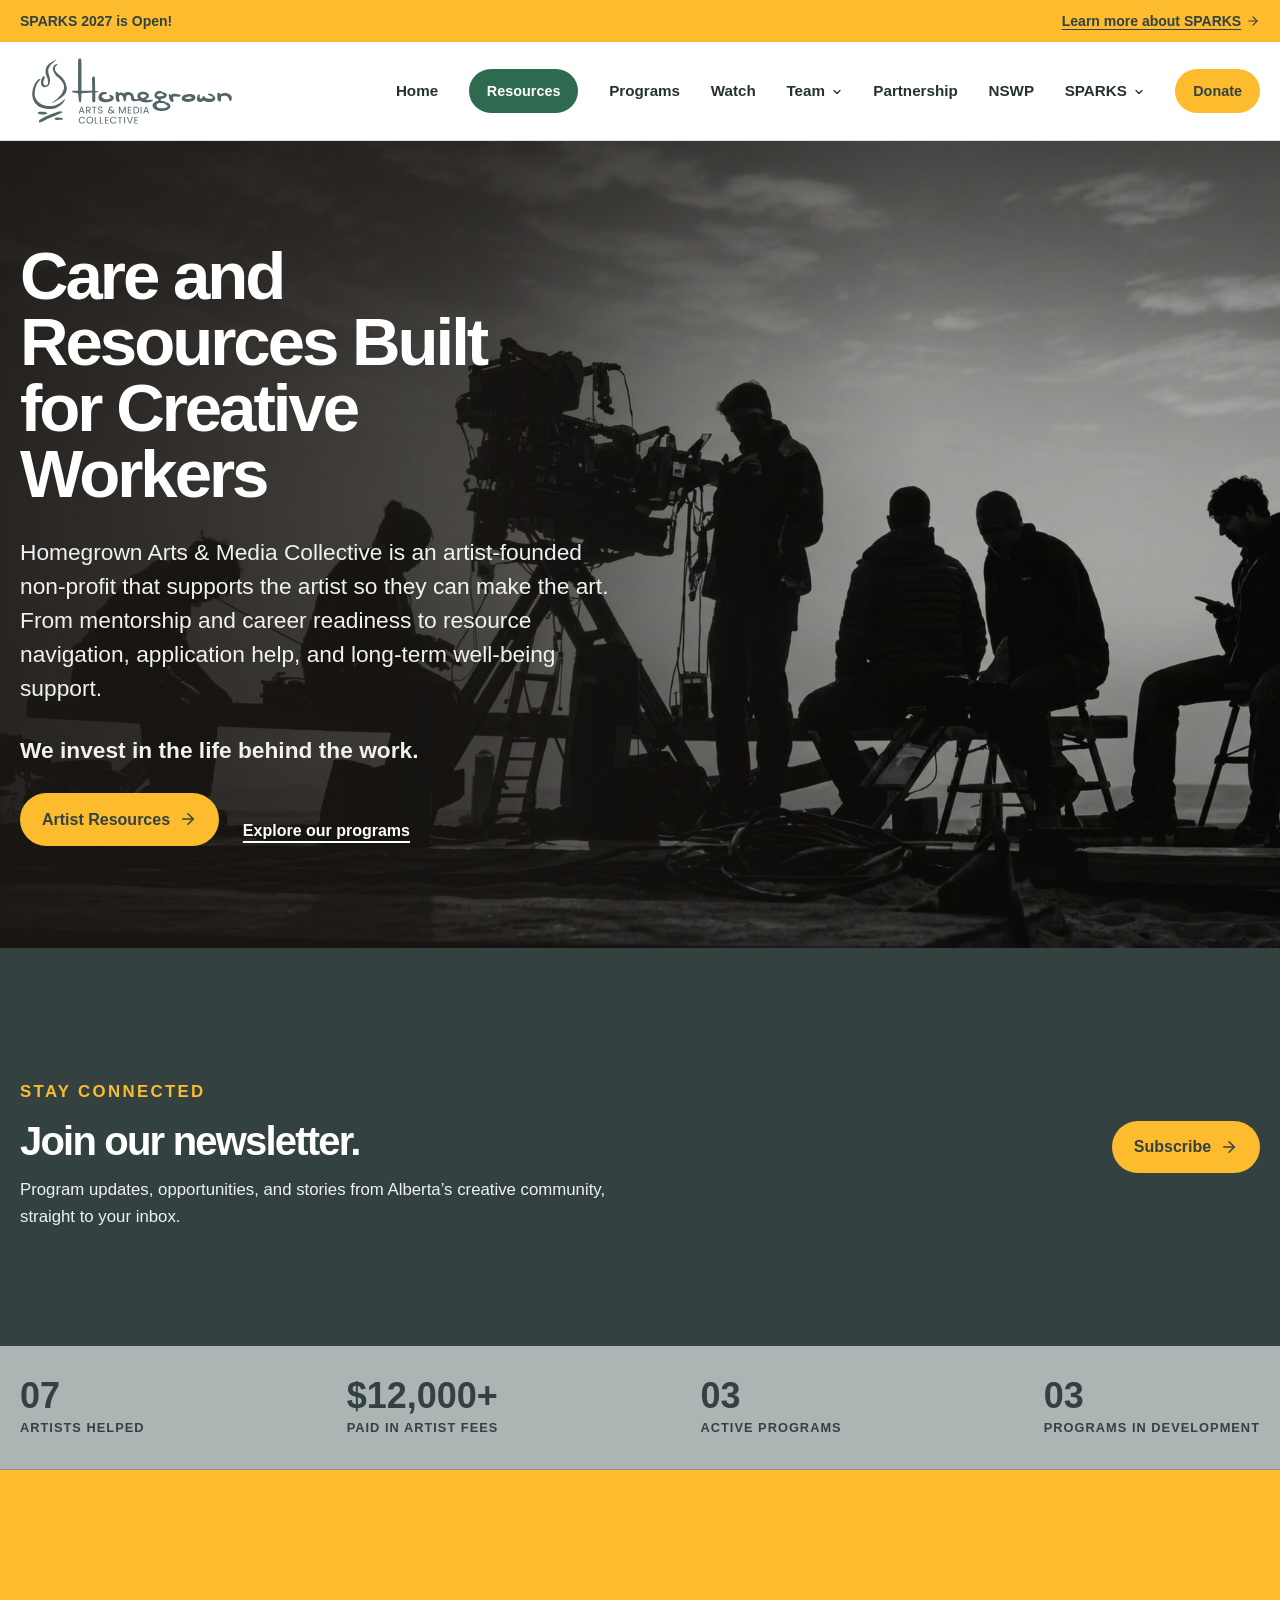
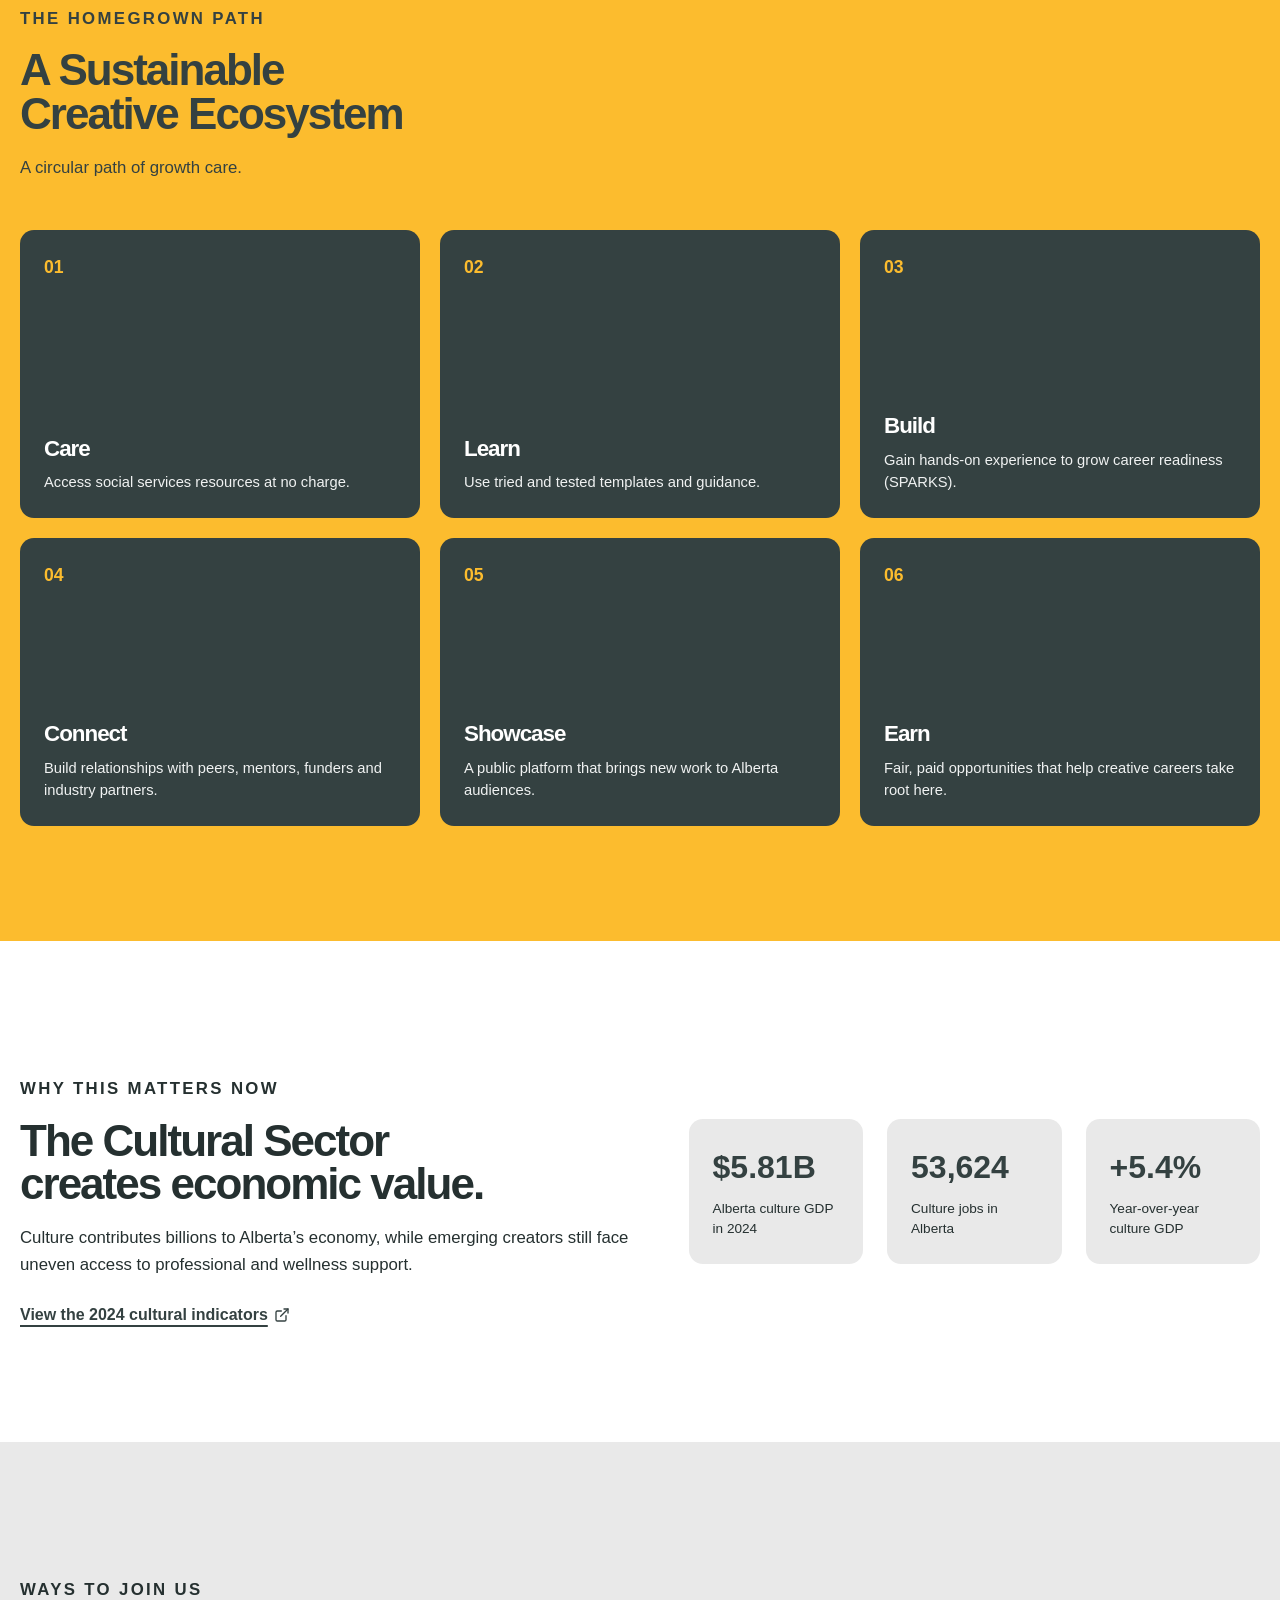
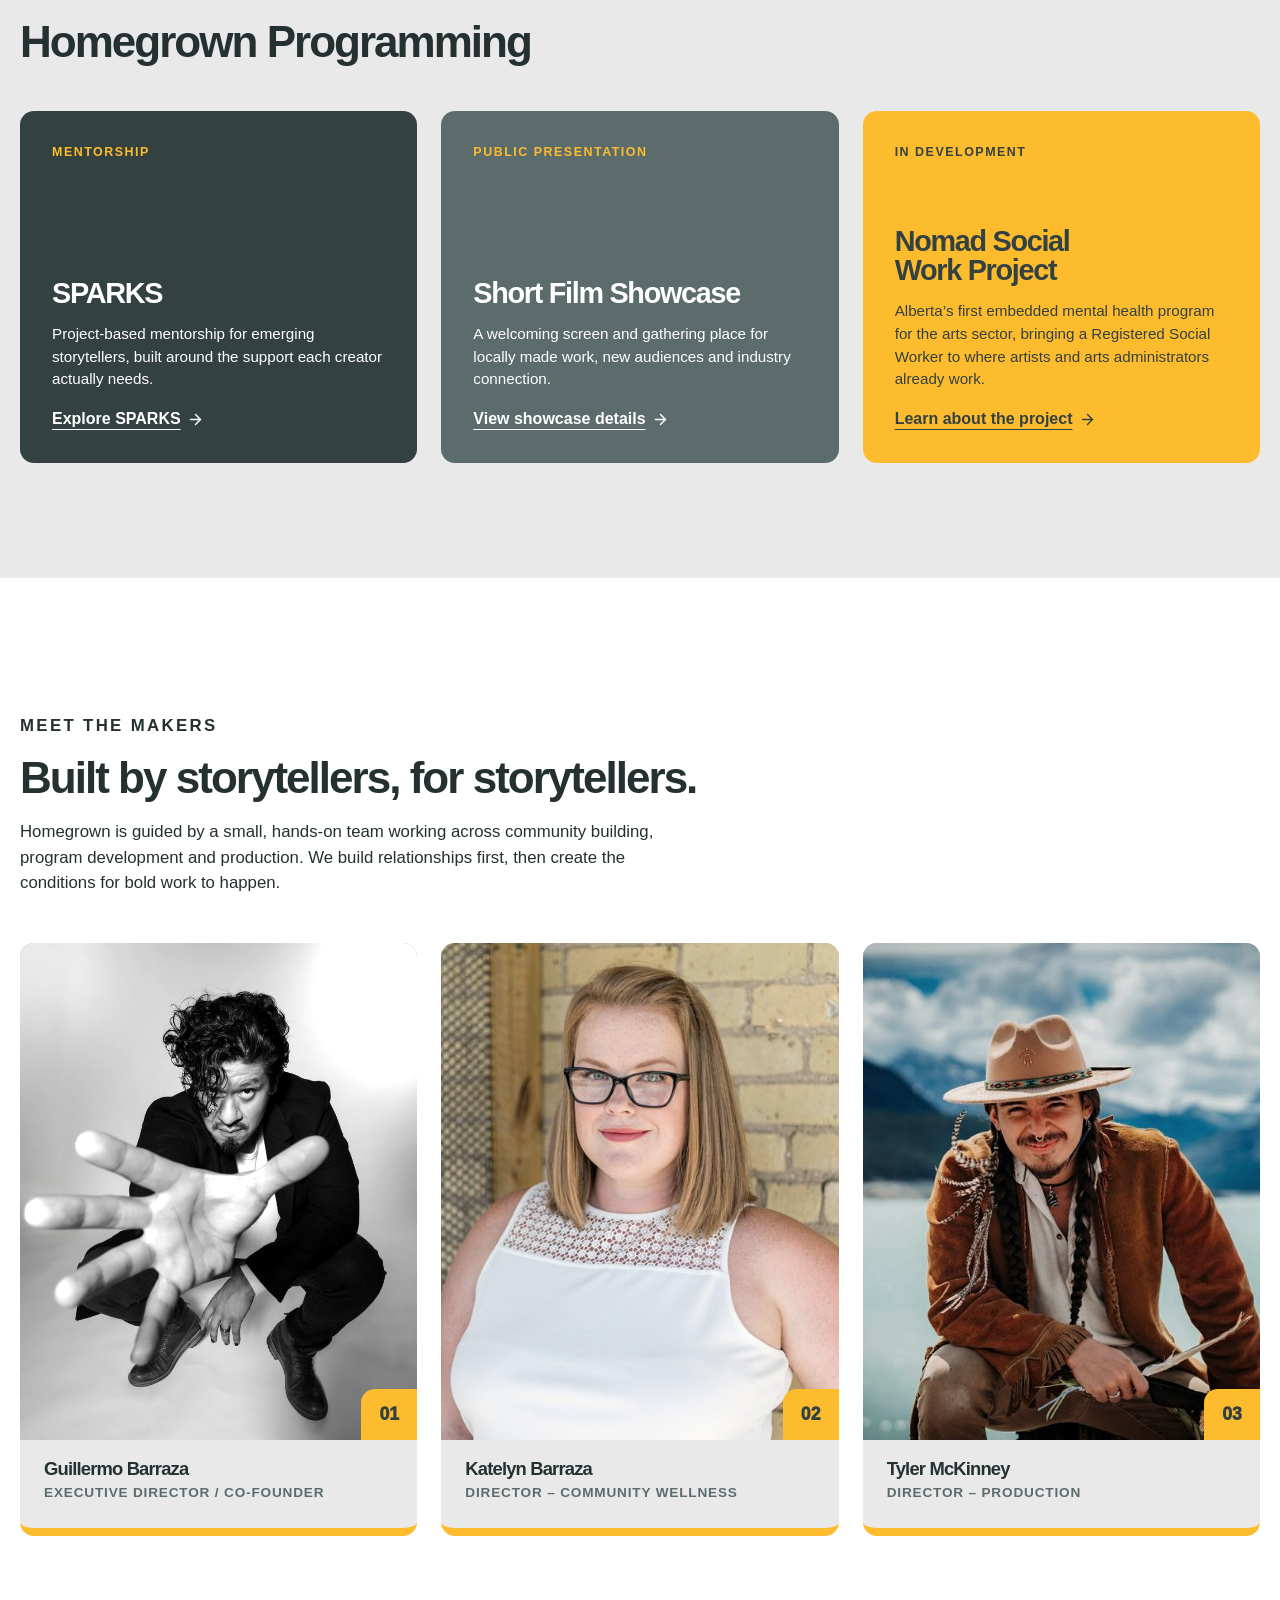
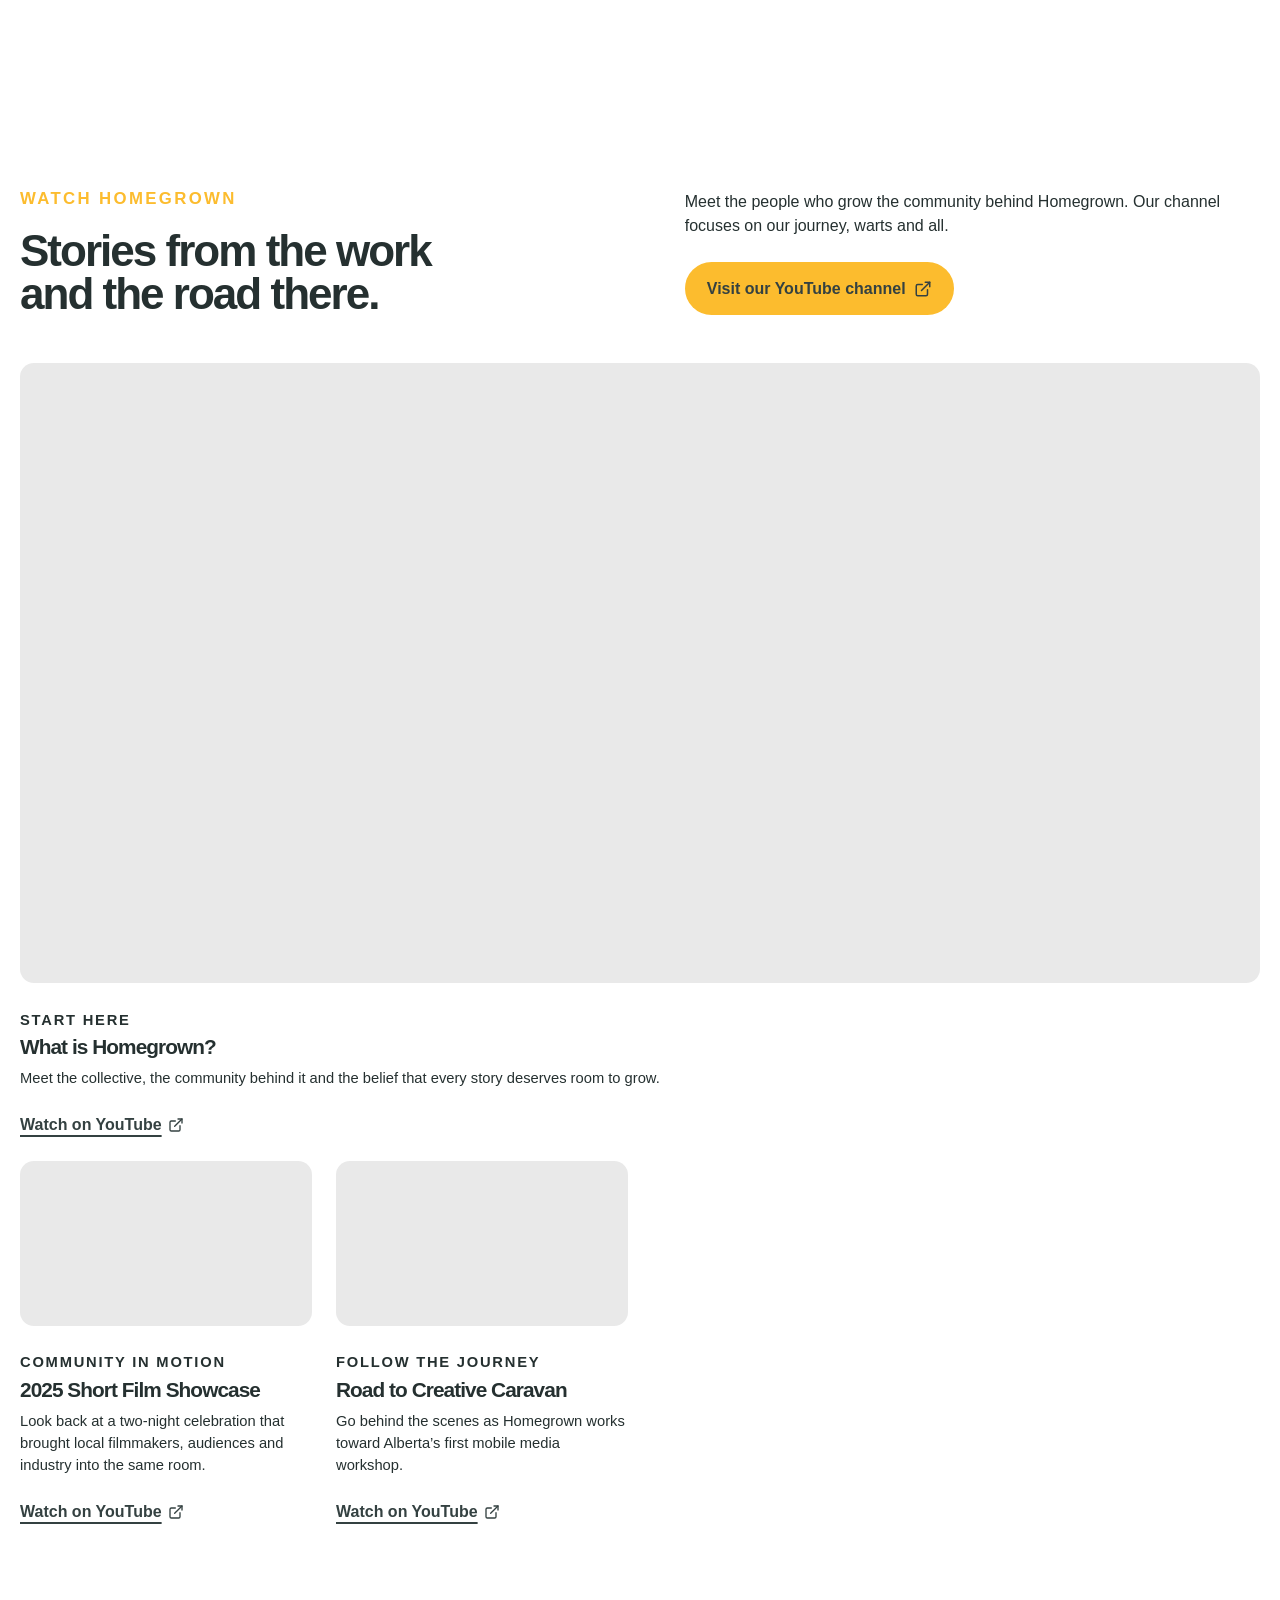
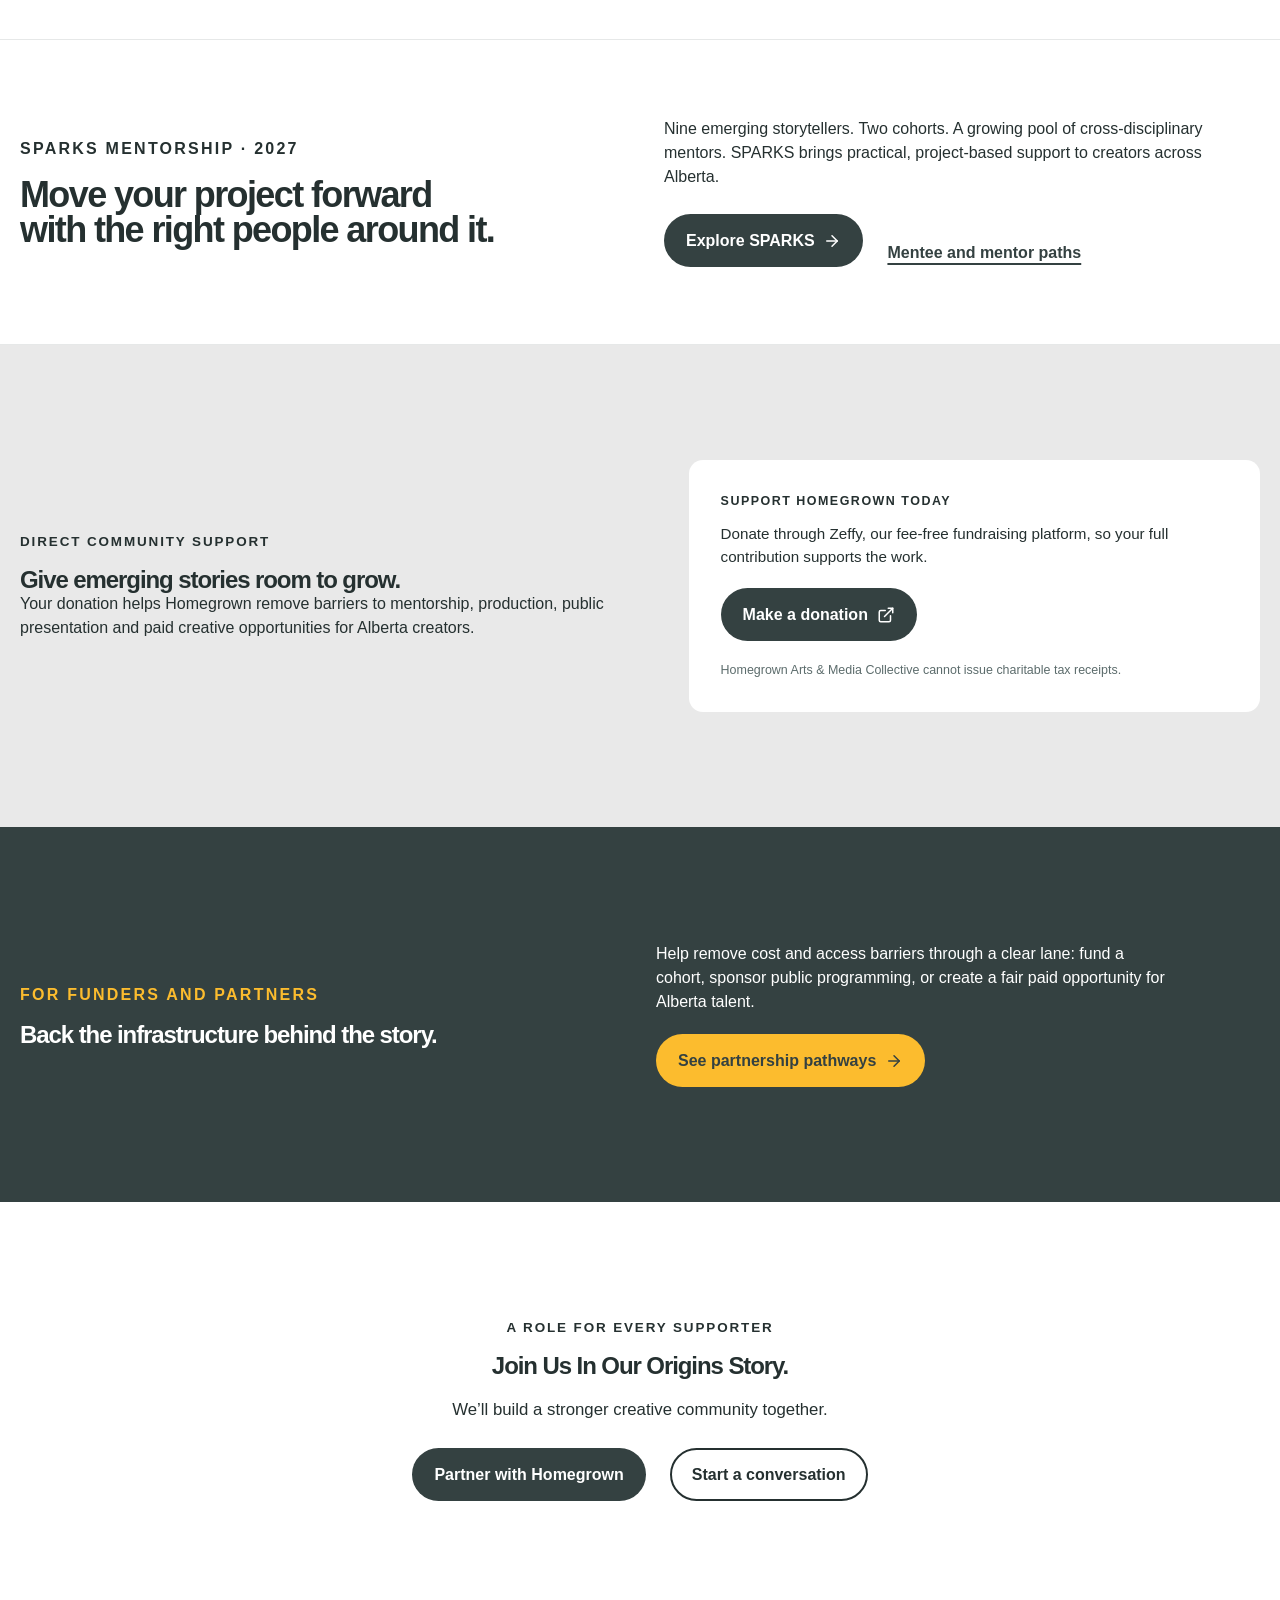
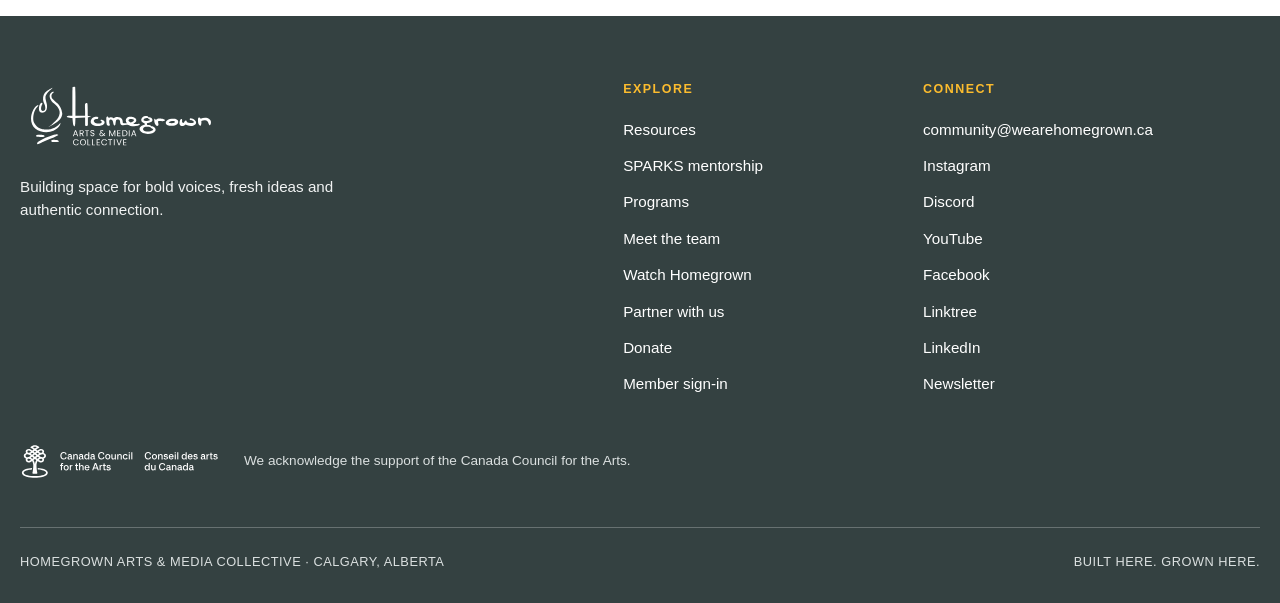
<file: index.html>
<!doctype html>
<html lang="en">
<head>
<script async src="https://www.googletagmanager.com/gtm.js?id=GTM-N6X9VNVV"></script>
<script>
  window.dataLayer = window.dataLayer || [];
  function gtag(){dataLayer.push(arguments);}
  gtag('js', new Date());
</script>

<script async src="https://www.googletagmanager.com/gtag/js?id=G-BBWDG3H8ZP"></script>
<script>
  window.dataLayer = window.dataLayer || [];
  function gtag(){dataLayer.push(arguments);}
  gtag('js', new Date());

  gtag('config', 'G-BBWDG3H8ZP');
</script>
<script type="text/javascript">
    (function(c,l,a,r,i,t,y){
        c[a]=c[a]||function(){(c[a].q=c[a].q||[]).push(arguments)};
        t=l.createElement(r);t.async=1;t.src="https://www.clarity.ms/tag/"+i;
        y=l.getElementsByTagName(r)[0];y.parentNode.insertBefore(t,y);
    })(window, document, "clarity", "script", "yo0bvsucyb");
</script>
<meta charset="utf-8">
<meta name="viewport" content="width=device-width, initial-scale=1">
<title>Homegrown Arts &amp; Media Collective</title>
<meta name="description" content="Homegrown builds paid, supported pathways for emerging Alberta creators through mentorship, production, public presentation and partnership.">
<meta name="theme-color" content="#344141">
<link rel="icon" href="assets/favicon.jpg">
<link rel="shortcut icon" href="assets/favicon.jpg">
<link rel="stylesheet" href="css/styles.css">
<!-- Meta Pixel Code -->
<script>
!function(f,b,e,v,n,t,s)
{if(f.fbq)return;n=f.fbq=function(){n.callMethod?
n.callMethod.apply(n,arguments):n.queue.push(arguments)};
if(!f._fbq)f._fbq=n;n.push=n;n.loaded=!0;n.version='2.0';
n.queue=[];t=b.createElement(e);t.async=!0;
t.src=v;s=b.getElementsByTagName(e)[0];
s.parentNode.insertBefore(t,s)}(window, document,'script',
'https://connect.facebook.net/en_US/fbevents.js');
fbq('init', '2137911013458736');
fbq('track', 'PageView');
</script>
<noscript><img height="1" width="1" style="display:none"
src="https://www.facebook.com/tr?id=2137911013458736&ev=PageView&noscript=1"
/></noscript>
<!-- End Meta Pixel Code -->
</head>
<body>
<a class="skip-link" href="#main-content">Skip to main content</a>

<div class="funding-strip">
  <div class="shell funding-strip-inner">
    <span>SPARKS 2027 is Open!</span>
    <a href="/sparks">Learn more about SPARKS
      <svg xmlns="http://www.w3.org/2000/svg" width="14" height="14" viewBox="0 0 24 24" fill="none" stroke="currentColor" stroke-width="2" stroke-linecap="round" stroke-linejoin="round" aria-hidden="true"><path d="M5 12h14"></path><path d="m12 5 7 7-7 7"></path></svg>
    </a>
  </div>
</div>

<header class="site-header">
  <div class="shell header-inner">
    <a href="./" class="brand" aria-label="Homegrown Arts and Media Collective home">
      <img src="assets/homegrown-logo.svg" alt="Homegrown Arts and Media Collective" width="450" height="160">
    </a>
    <nav class="desktop-nav" aria-label="Main navigation">
      <a href="./">Home</a>
      <a href="resources" class="button button-green button-small">Resources</a>
      <a href="#programs">Programs</a>
      <a href="#watch">Watch</a>
      <div class="nav-dropdown">
        <button type="button" class="nav-dropdown-toggle" aria-expanded="false" aria-haspopup="true">Team <svg xmlns="http://www.w3.org/2000/svg" width="12" height="12" viewBox="0 0 24 24" fill="none" stroke="currentColor" stroke-width="2.5" stroke-linecap="round" stroke-linejoin="round" aria-hidden="true"><path d="m6 9 6 6 6-6"></path></svg></button>
        <div class="nav-dropdown-menu">
          <a href="#team">Staff</a>
        </div>
      </div>
      <a href="sponsor">Partnership</a>
      <a href="nswp">NSWP</a>
      <div class="nav-dropdown">
        <button type="button" class="nav-dropdown-toggle" aria-expanded="false" aria-haspopup="true">SPARKS <svg xmlns="http://www.w3.org/2000/svg" width="12" height="12" viewBox="0 0 24 24" fill="none" stroke="currentColor" stroke-width="2.5" stroke-linecap="round" stroke-linejoin="round" aria-hidden="true"><path d="m6 9 6 6 6-6"></path></svg></button>
        <div class="nav-dropdown-menu">
          <a href="sparks">Information</a>
          <a href="sparks-quiz">Storyteller Quiz</a>
          <a href="sparks-application-mentee" target="_blank" rel="noreferrer">Apply as a Mentee</a>
          <a href="sparks-application-mentor" target="_blank" rel="noreferrer">Become a Mentor</a>
          <a href="login">Mentee Portal</a>
        </div>
      </div>
      <a href="#donate" class="button button-gold button-small">Donate</a>
    </nav>
    <details class="mobile-nav">
      <summary aria-label="Open navigation">
        <svg xmlns="http://www.w3.org/2000/svg" width="24" height="24" viewBox="0 0 24 24" fill="none" stroke="currentColor" stroke-width="2" stroke-linecap="round" stroke-linejoin="round" aria-hidden="true"><path d="M4 5h16"></path><path d="M4 12h16"></path><path d="M4 19h16"></path></svg>
      </summary>
      <nav aria-label="Mobile navigation">
        <a href="./">Home</a>
        <a href="resources">Resources</a>
        <a href="#programs">Programs</a>
        <a href="#watch">Watch</a>
        <a href="#team">Team &middot; Staff</a>
        <a href="sponsor">Partnership</a>
        <a href="nswp">Nomad Social Work Project</a>
        <details class="mobile-subnav">
          <summary>SPARKS</summary>
          <a href="sparks">Information</a>
          <a href="sparks-quiz">Storyteller Quiz</a>
          <a href="sparks-application-mentee" target="_blank" rel="noreferrer">Apply as a Mentee</a>
          <a href="sparks-application-mentor" target="_blank" rel="noreferrer">Become a Mentor</a>
          <a href="login">Mentee Portal</a>
        </details>
        <a href="login">Member sign-in</a>
      </nav>
    </details>
  </div>
</header>

<main id="main-content">

  <section class="hero section-dark">
    <img class="hero-bg" src="assets/hero-film-crew.jpg" alt="" aria-hidden="true" fetchpriority="high" decoding="async">
    <div class="shell hero-grid">
      <div class="hero-copy">
        <h1>Care and Resources Built for Creative Workers</h1>
        <p class="hero-lede">Homegrown Arts &amp; Media Collective is an artist-founded non-profit that supports the artist so they can make the art. From mentorship and career readiness to resource navigation, application help, and long-term well-being support.</p>
        <p class="hero-lede"><strong>We invest in the life behind the work.</strong></p>
        <div class="button-row">
          <a class="button button-gold" href="resources">Artist Resources
            <svg xmlns="http://www.w3.org/2000/svg" width="18" height="18" viewBox="0 0 24 24" fill="none" stroke="currentColor" stroke-width="2" stroke-linecap="round" stroke-linejoin="round" aria-hidden="true"><path d="M5 12h14"></path><path d="m12 5 7 7-7 7"></path></svg>
          </a>
          <a class="text-link light" href="#programs">Explore our programs</a>
        </div>
      </div>
    </div>
  </section>

  <section class="section newsletter-section" id="newsletter">
    <div class="shell newsletter-inner">
      <div class="newsletter-copy">
        <p class="eyebrow gold">Stay connected</p>
        <h2>Join our newsletter.</h2>
        <p>Program updates, opportunities, and stories from Alberta&rsquo;s creative community, straight to your inbox.</p>
      </div>
      <div class="newsletter-action">
        <a class="button button-gold" href="https://wearehomegrown.kit.com/a77880c4d2" target="_blank" rel="noreferrer">Subscribe
          <svg xmlns="http://www.w3.org/2000/svg" width="18" height="18" viewBox="0 0 24 24" fill="none" stroke="currentColor" stroke-width="2" stroke-linecap="round" stroke-linejoin="round" aria-hidden="true"><path d="M5 12h14"></path><path d="m12 5 7 7-7 7"></path></svg>
        </a>
      </div>
    </div>
  </section>



  <section class="proof-ribbon" aria-label="Homegrown at a glance">
    <div class="shell proof-ribbon-grid">
      <!-- Counter values reviewed and updated monthly -->
      <p><strong>07</strong><span>Artists helped</span></p>
      <p><strong>$12,000+</strong><span>Paid in artist fees</span></p>
      <p><strong>03</strong><span>Active programs</span></p>
      <p><strong>03</strong><span>Programs in development</span></p>
    </div>
  </section>

  <section class="section section-gold" id="pipeline">
    <div class="shell">
      <div class="section-heading narrow">
        <p class="eyebrow">The Homegrown path</p>
        <h2>A Sustainable Creative Ecosystem</h2>
        <p>A circular path of growth care.</p>
      </div>
      <ol class="pathway-grid">
        <li class="pathway-card"><span class="pathway-number">01</span><h3>Care</h3><p>Access social services resources at no charge.</p></li>
        <li class="pathway-card"><span class="pathway-number">02</span><h3>Learn</h3><p>Use tried and tested templates and guidance.</p></li>
        <li class="pathway-card"><span class="pathway-number">03</span><h3>Build</h3><p>Gain hands-on experience to grow career readiness (SPARKS).</p></li>
        <li class="pathway-card"><span class="pathway-number">04</span><h3>Connect</h3><p>Build relationships with peers, mentors, funders and industry partners.</p></li>
        <li class="pathway-card"><span class="pathway-number">05</span><h3>Showcase</h3><p>A public platform that brings new work to Alberta audiences.</p></li>
        <li class="pathway-card"><span class="pathway-number">06</span><h3>Earn</h3><p>Fair, paid opportunities that help creative careers take root here.</p></li>
      </ol>
    </div>
  </section>

  <section class="section section-light">
    <div class="shell market-grid">
      <div class="section-heading">
        <p class="eyebrow">Why this matters now</p>
        <h2>The Cultural Sector creates economic value.</h2>
        <p>Culture contributes billions to Alberta&rsquo;s economy, while emerging creators still face uneven access to professional and wellness support.</p>
        <a class="text-link" href="https://canadacouncil.ca/research/research-library/2026/06/provincial-and-territorial-cultural-indicators-2024" target="_blank" rel="noreferrer">View the 2024 cultural indicators
          <svg xmlns="http://www.w3.org/2000/svg" width="16" height="16" viewBox="0 0 24 24" fill="none" stroke="currentColor" stroke-width="2" stroke-linecap="round" stroke-linejoin="round" aria-hidden="true"><path d="M15 3h6v6"></path><path d="M10 14 21 3"></path><path d="M18 13v6a2 2 0 0 1-2 2H5a2 2 0 0 1-2-2V8a2 2 0 0 1 2-2h6"></path></svg>
        </a>
      </div>
      <div class="market-stats" aria-label="Alberta culture indicators for 2024">
        <article><strong>$5.81B</strong><span>Alberta culture GDP in 2024</span></article>
        <article><strong>53,624</strong><span>Culture jobs in Alberta</span></article>
        <article><strong>+5.4%</strong><span>Year-over-year culture GDP</span></article>
      </div>
    </div>
  </section>

  <section class="section section-soft" id="programs">
    <div class="shell">
      <div class="section-heading wide">
        <p class="eyebrow">Ways to join us</p>
        <h2>Homegrown Programming</h2>
      </div>
      <div class="program-grid">
        <article class="program-card tone-1">
          <p class="card-label">Mentorship</p>
          <h3>SPARKS</h3>
          <p>Project-based mentorship for emerging storytellers, built around the support each creator actually needs.</p>
          <a href="sparks" class="program-link">Explore SPARKS
            <svg xmlns="http://www.w3.org/2000/svg" width="17" height="17" viewBox="0 0 24 24" fill="none" stroke="currentColor" stroke-width="2" stroke-linecap="round" stroke-linejoin="round" aria-hidden="true"><path d="M5 12h14"></path><path d="m12 5 7 7-7 7"></path></svg>
          </a>
        </article>
        <article class="program-card tone-2">
          <p class="card-label">Public presentation</p>
          <h3>Short Film Showcase</h3>
          <p>A welcoming screen and gathering place for locally made work, new audiences and industry connection.</p>
          <a href="https://www.zeffy.com/en-CA/ticketing/stonyslope-the-homegrown-short-film-showcase--2026" target="_blank" rel="noreferrer" class="program-link">View showcase details
            <svg xmlns="http://www.w3.org/2000/svg" width="17" height="17" viewBox="0 0 24 24" fill="none" stroke="currentColor" stroke-width="2" stroke-linecap="round" stroke-linejoin="round" aria-hidden="true"><path d="M5 12h14"></path><path d="m12 5 7 7-7 7"></path></svg>
          </a>
        </article>
        <article class="program-card tone-3">
          <p class="card-label">In development</p>
          <h3>Nomad Social Work Project</h3>
          <p>Alberta&rsquo;s first embedded mental health program for the arts sector, bringing a Registered Social Worker to where artists and arts administrators already work.</p>
          <a href="nswp" class="program-link">Learn about the project
            <svg xmlns="http://www.w3.org/2000/svg" width="17" height="17" viewBox="0 0 24 24" fill="none" stroke="currentColor" stroke-width="2" stroke-linecap="round" stroke-linejoin="round" aria-hidden="true"><path d="M5 12h14"></path><path d="m12 5 7 7-7 7"></path></svg>
          </a>
        </article>
      </div>
    </div>
  </section>

  <section class="section team-section" id="team">
    <div class="shell">
      <div class="team-heading">
        <div class="section-heading wide">
          <p class="eyebrow">Meet the makers</p>
          <h2>Built by storytellers, for storytellers.</h2>
        </div>
        <p>Homegrown is guided by a small, hands-on team working across community building, program development and production. We build relationships first, then create the conditions for bold work to happen.</p>
      </div>
      <div class="team-grid">
        <article class="team-card">
          <div class="team-photo-wrap">
            <img class="team-photo" src="assets/team-guillermo-barraza.jpg" alt="Guillermo Barraza" loading="lazy">
            <span aria-hidden="true">01</span>
          </div>
          <div class="team-card-copy">
            <h3>Guillermo Barraza</h3>
            <p>Executive Director / Co-Founder</p>
          </div>
        </article>
        <article class="team-card">
          <div class="team-photo-wrap">
            <img class="team-photo" src="assets/team-katelyn-barraza.jpg" alt="Katelyn Barraza" loading="lazy">
            <span aria-hidden="true">02</span>
          </div>
          <div class="team-card-copy">
            <h3>Katelyn Barraza</h3>
            <p>Director &ndash; Community Wellness</p>
          </div>
        </article>
        <article class="team-card">
          <div class="team-photo-wrap">
            <img class="team-photo" src="assets/team-tyler-mckinney.jpg" alt="Tyler McKinney" loading="lazy">
            <span aria-hidden="true">03</span>
          </div>
          <div class="team-card-copy">
            <h3>Tyler McKinney</h3>
            <p>Director &ndash; Production</p>
          </div>
        </article>
      </div>
    </div>
  </section>

  </section>

  <section class="section youtube-section" id="watch">
    <div class="shell">
      <div class="youtube-heading">
        <div class="section-heading wide">
          <p class="eyebrow gold">Watch Homegrown</p>
          <h2>Stories from the work and the road there.</h2>
        </div>
        <div>
          <p>Meet the people who grow the community behind Homegrown. Our channel focuses on our journey, warts and all.</p>
          <a class="button button-gold" href="https://www.youtube.com/@we.are.homegrown" target="_blank" rel="noreferrer">Visit our YouTube channel
            <svg xmlns="http://www.w3.org/2000/svg" width="18" height="18" viewBox="0 0 24 24" fill="none" stroke="currentColor" stroke-width="2" stroke-linecap="round" stroke-linejoin="round" aria-hidden="true"><path d="M15 3h6v6"></path><path d="M10 14 21 3"></path><path d="M18 13v6a2 2 0 0 1-2 2H5a2 2 0 0 1-2-2V8a2 2 0 0 1 2-2h6"></path></svg>
          </a>
        </div>
      </div>
      <div class="video-grid">
        <article class="video-card video-card-featured">
          <div class="video-frame">
            <iframe src="https://www.youtube.com/embed/k4zQnPz0w-0" title="What is Homegrown?" loading="lazy" allow="accelerometer; autoplay; clipboard-write; encrypted-media; gyroscope; picture-in-picture; web-share" allowfullscreen></iframe>
          </div>
          <div class="video-card-copy">
            <p class="card-label">Start here</p>
            <h3>What is Homegrown?</h3>
            <p>Meet the collective, the community behind it and the belief that every story deserves room to grow.</p>
            <a class="text-link" href="https://www.youtube.com/watch?v=k4zQnPz0w-0" target="_blank" rel="noreferrer">Watch on YouTube
              <svg xmlns="http://www.w3.org/2000/svg" width="16" height="16" viewBox="0 0 24 24" fill="none" stroke="currentColor" stroke-width="2" stroke-linecap="round" stroke-linejoin="round" aria-hidden="true"><path d="M15 3h6v6"></path><path d="M10 14 21 3"></path><path d="M18 13v6a2 2 0 0 1-2 2H5a2 2 0 0 1-2-2V8a2 2 0 0 1 2-2h6"></path></svg>
            </a>
          </div>
        </article>
        <article class="video-card">
          <div class="video-frame">
            <iframe src="https://www.youtube.com/embed/UUBP7rjUx7M" title="2025 Short Film Showcase" loading="lazy" allow="accelerometer; autoplay; clipboard-write; encrypted-media; gyroscope; picture-in-picture; web-share" allowfullscreen></iframe>
          </div>
          <div class="video-card-copy">
            <p class="card-label">Community in motion</p>
            <h3>2025 Short Film Showcase</h3>
            <p>Look back at a two-night celebration that brought local filmmakers, audiences and industry into the same room.</p>
            <a class="text-link" href="https://www.youtube.com/watch?v=UUBP7rjUx7M" target="_blank" rel="noreferrer">Watch on YouTube
              <svg xmlns="http://www.w3.org/2000/svg" width="16" height="16" viewBox="0 0 24 24" fill="none" stroke="currentColor" stroke-width="2" stroke-linecap="round" stroke-linejoin="round" aria-hidden="true"><path d="M15 3h6v6"></path><path d="M10 14 21 3"></path><path d="M18 13v6a2 2 0 0 1-2 2H5a2 2 0 0 1-2-2V8a2 2 0 0 1 2-2h6"></path></svg>
            </a>
          </div>
        </article>
        <article class="video-card">
          <div class="video-frame">
            <iframe src="https://www.youtube.com/embed/va6Ew8jDhZE" title="Road to Creative Caravan" loading="lazy" allow="accelerometer; autoplay; clipboard-write; encrypted-media; gyroscope; picture-in-picture; web-share" allowfullscreen></iframe>
          </div>
          <div class="video-card-copy">
            <p class="card-label">Follow the journey</p>
            <h3>Road to Creative Caravan</h3>
            <p>Go behind the scenes as Homegrown works toward Alberta&rsquo;s first mobile media workshop.</p>
            <a class="text-link" href="https://www.youtube.com/watch?v=va6Ew8jDhZE" target="_blank" rel="noreferrer">Watch on YouTube
              <svg xmlns="http://www.w3.org/2000/svg" width="16" height="16" viewBox="0 0 24 24" fill="none" stroke="currentColor" stroke-width="2" stroke-linecap="round" stroke-linejoin="round" aria-hidden="true"><path d="M15 3h6v6"></path><path d="M10 14 21 3"></path><path d="M18 13v6a2 2 0 0 1-2 2H5a2 2 0 0 1-2-2V8a2 2 0 0 1 2-2h6"></path></svg>
            </a>
          </div>
        </article>
      </div>
    </div>
  </section>

  <section class="sparks-home-section">
    <div class="shell sparks-home-grid">
      <div>
        <p class="eyebrow">SPARKS mentorship &middot; 2027</p>
        <h2>Move your project forward with the right people around it.</h2>
      </div>
      <div>
        <p>Nine emerging storytellers. Two cohorts. A growing pool of cross-disciplinary mentors. SPARKS brings practical, project-based support to creators across Alberta.</p>
        <div class="button-row">
          <a href="sparks" class="button button-charcoal">Explore SPARKS
            <svg xmlns="http://www.w3.org/2000/svg" width="18" height="18" viewBox="0 0 24 24" fill="none" stroke="currentColor" stroke-width="2" stroke-linecap="round" stroke-linejoin="round" aria-hidden="true"><path d="M5 12h14"></path><path d="m12 5 7 7-7 7"></path></svg>
          </a>
          <a href="sparks#paths" class="text-link">Mentee and mentor paths</a>
        </div>
      </div>
    </div>
  </section>

  <section class="section donation-section" id="donate">
    <div class="shell donation-grid">
      <div class="donation-copy">
        <p class="eyebrow">Direct community support</p>
        <h2>Give emerging stories room to grow.</h2>
        <p>Your donation helps Homegrown remove barriers to mentorship, production, public presentation and paid creative opportunities for Alberta creators.</p>
      </div>
      <div class="donation-action">
        <p class="card-label">Support Homegrown today</p>
        <p>Donate through Zeffy, our fee-free fundraising platform, so your full contribution supports the work.</p>
        <a class="button button-charcoal" href="https://www.zeffy.com/en-CA/donation-form/support-emerging-stories-through-homegrown" target="_blank" rel="noreferrer">Make a donation
          <svg xmlns="http://www.w3.org/2000/svg" width="18" height="18" viewBox="0 0 24 24" fill="none" stroke="currentColor" stroke-width="2" stroke-linecap="round" stroke-linejoin="round" aria-hidden="true"><path d="M15 3h6v6"></path><path d="M10 14 21 3"></path><path d="M18 13v6a2 2 0 0 1-2 2H5a2 2 0 0 1-2-2V8a2 2 0 0 1 2-2h6"></path></svg>
        </a>
        <p class="donation-disclosure">Homegrown Arts &amp; Media Collective cannot issue charitable tax receipts.</p>
      </div>
    </div>
  </section>

  <section class="section section-dark">
    <div class="shell split-callout">
      <div>
        <p class="eyebrow gold">For funders and partners</p>
        <h2>Back the infrastructure behind the story.</h2>
      </div>
      <div>
        <p>Help remove cost and access barriers through a clear lane: fund a cohort, sponsor public programming, or create a fair paid opportunity for Alberta talent.</p>
        <a href="sponsor" class="button button-gold">See partnership pathways
          <svg xmlns="http://www.w3.org/2000/svg" width="18" height="18" viewBox="0 0 24 24" fill="none" stroke="currentColor" stroke-width="2" stroke-linecap="round" stroke-linejoin="round" aria-hidden="true"><path d="M5 12h14"></path><path d="m12 5 7 7-7 7"></path></svg>
        </a>
      </div>
    </div>
  </section>

  <section class="section final-cta">
    <div class="shell final-cta-inner">
      <p class="eyebrow">A role for every supporter</p>
      <h2>Join Us In Our Origins Story.</h2>
      <p>We&rsquo;ll build a stronger creative community together.</p>
      <div class="button-row centered">
        <a href="sponsor" class="button button-charcoal">Partner with Homegrown</a>
        <a class="button button-outline" href="https://tidycal.com/1vky52z" target="_blank" rel="noreferrer">Start a conversation</a>
      </div>
    </div>
  </section>

</main>

<footer class="site-footer">
  <div class="shell footer-grid">
    <div class="footer-brand">
      <a href="./" aria-label="Homegrown Arts and Media Collective home">
        <img class="footer-logo" src="assets/homegrown-logo-white.svg" alt="Homegrown Arts and Media Collective" width="450" height="160">
      </a>
      <p>Building space for bold voices, fresh ideas and authentic connection.</p>
    </div>
    <div>
      <p class="footer-heading">Explore</p>
      <nav class="footer-links" aria-label="Explore Homegrown">
        <a href="resources">Resources</a>
        <a href="sparks">SPARKS mentorship</a>
        <a href="#programs">Programs</a>
        <a href="#team">Meet the team</a>
        <a href="#watch">Watch Homegrown</a>
        <a href="sponsor">Partner with us</a>
        <a href="#donate">Donate</a>
        <a href="login">Member sign-in</a>
      </nav>
    </div>
    <div>
      <p class="footer-heading">Connect</p>
      <nav class="footer-links" aria-label="Connect with Homegrown">
        <a href="mailto:community@wearehomegrown.ca">community@wearehomegrown.ca</a>
        <a href="https://www.instagram.com/weare.homegrown/" target="_blank" rel="noreferrer">Instagram</a>
        <a href="https://discord.gg/K6RRTGsyr2" target="_blank" rel="noreferrer">Discord</a>
        <a href="https://www.youtube.com/@we.are.homegrown" target="_blank" rel="noreferrer">YouTube</a>
        <a href="https://www.facebook.com/HomegrownAMC/" target="_blank" rel="noreferrer">Facebook</a>
        <a href="https://linktr.ee/HomegrownAMC" target="_blank" rel="noreferrer">Linktree</a>
        <a href="https://www.linkedin.com/company/we-are-homegrown/" target="_blank" rel="noreferrer">LinkedIn</a>
        <a href="https://wearehomegrown.kit.com/a77880c4d2" target="_blank" rel="noreferrer">Newsletter</a>
      </nav>
    </div>
  </div>
  <div class="shell footer-acknowledgement">
    <a href="https://canadacouncil.ca/" target="_blank" rel="noreferrer" aria-label="Canada Council for the Arts website">
      <img src="assets/canada-council-logo-white.svg" alt="Canada Council for the Arts" width="200" height="35">
    </a>
    <p>We acknowledge the support of the Canada Council for the Arts.</p>
  </div>

  <div class="shell footer-bottom">
    <span>Homegrown Arts &amp; Media Collective &middot; Calgary, Alberta</span>
    <span>Built here. Grown here.</span>
  </div>
</footer>

<script src="js/main.js" defer></script>
</body>
</html>
</file>
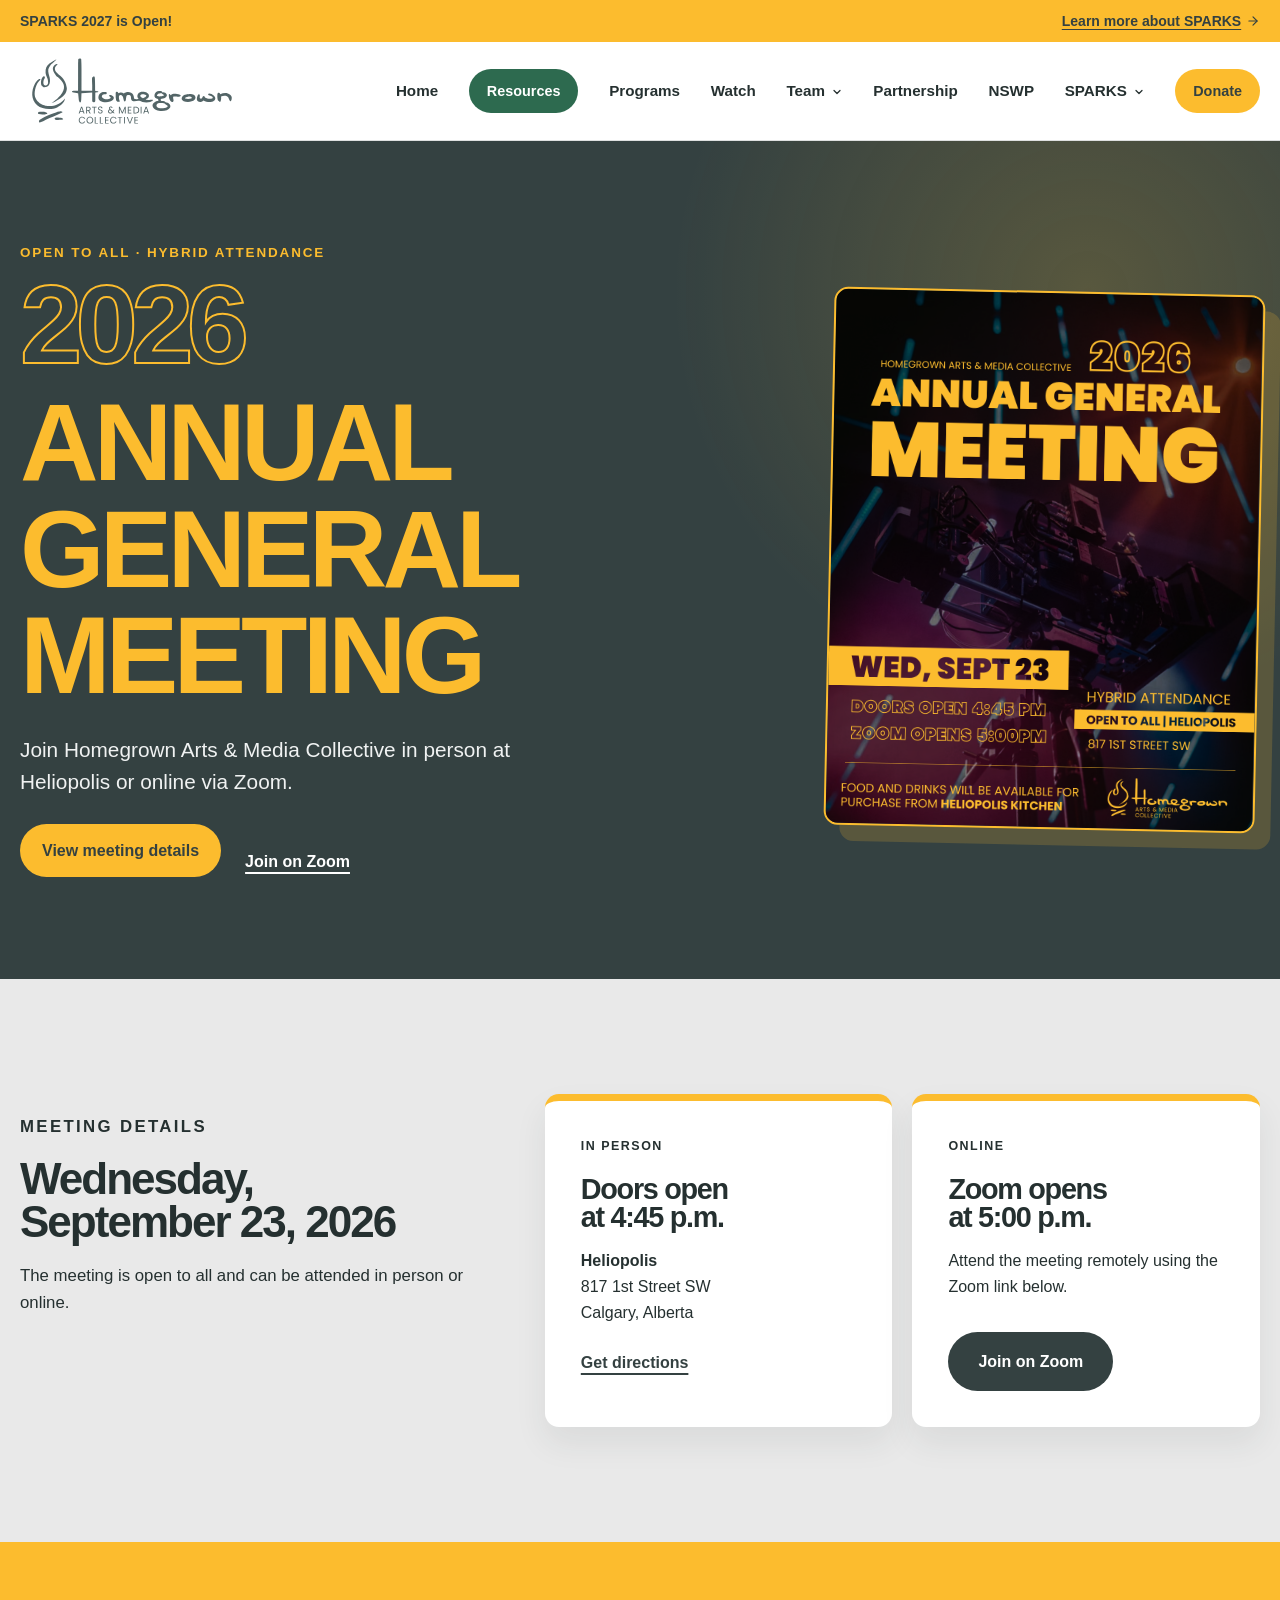
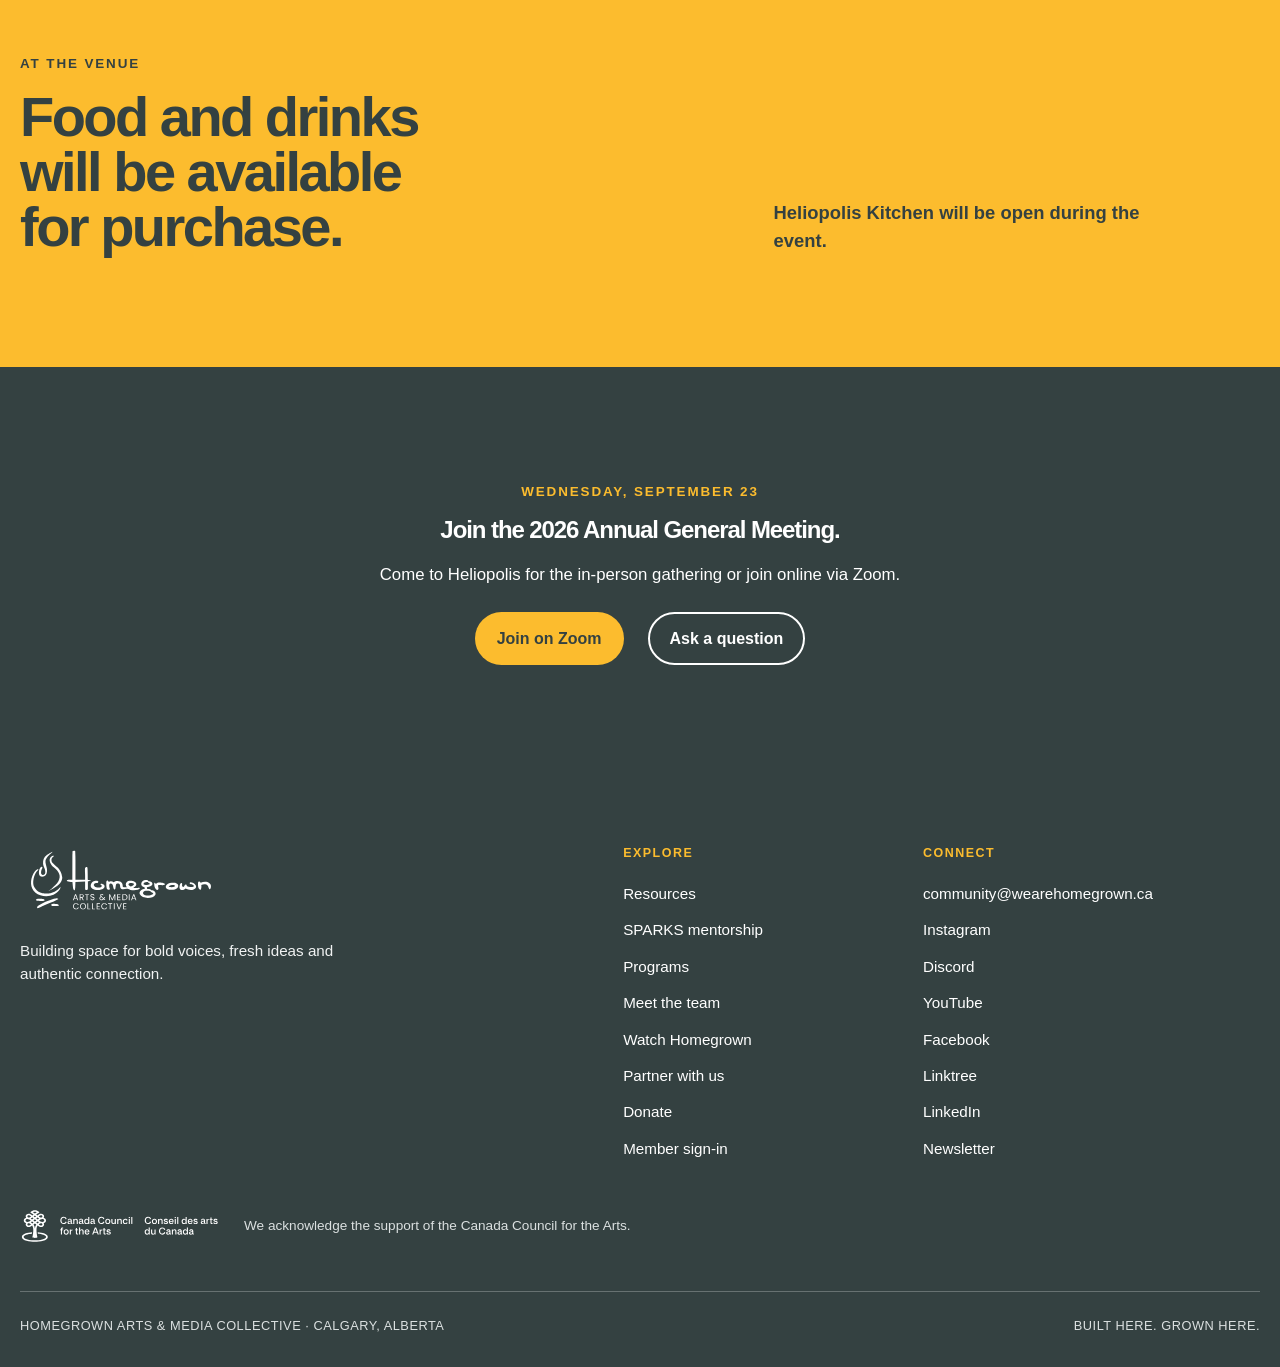
<file: annual-general-meeting.html>
<!doctype html>
<html lang="en">
<head>
<script async src="https://www.googletagmanager.com/gtm.js?id=GTM-N6X9VNVV"></script>
<script>
  window.dataLayer = window.dataLayer || [];
  function gtag(){dataLayer.push(arguments);}
  gtag('js', new Date());
</script>

<script async src="https://www.googletagmanager.com/gtag/js?id=G-BBWDG3H8ZP"></script>
<script>
  window.dataLayer = window.dataLayer || [];
  function gtag(){dataLayer.push(arguments);}
  gtag('js', new Date());

  gtag('config', 'G-BBWDG3H8ZP');
</script>
<script type="text/javascript">
    (function(c,l,a,r,i,t,y){
        c[a]=c[a]||function(){(c[a].q=c[a].q||[]).push(arguments)};
        t=l.createElement(r);t.async=1;t.src="https://www.clarity.ms/tag/"+i;
        y=l.getElementsByTagName(r)[0];y.parentNode.insertBefore(t,y);
    })(window, document, "clarity", "script", "yo0bvsucyb");
</script>
<meta charset="utf-8">
<meta name="viewport" content="width=device-width, initial-scale=1">
<title>2026 Annual General Meeting | Homegrown Arts &amp; Media Collective</title>
<meta name="description" content="Join Homegrown Arts & Media Collective for the 2026 Annual General Meeting on Wednesday, September 23 at Heliopolis or online via Zoom.">
<meta name="theme-color" content="#344141">
<link rel="icon" href="assets/favicon.jpg">
<link rel="shortcut icon" href="assets/favicon.jpg">
<link rel="stylesheet" href="css/styles.css?v=20260922-2">
<!-- Meta Pixel Code -->
<script>
!function(f,b,e,v,n,t,s)
{if(f.fbq)return;n=f.fbq=function(){n.callMethod?
n.callMethod.apply(n,arguments):n.queue.push(arguments)};
if(!f._fbq)f._fbq=n;n.push=n;n.loaded=!0;n.version='2.0';
n.queue=[];t=b.createElement(e);t.async=!0;
t.src=v;s=b.getElementsByTagName(e)[0];
s.parentNode.insertBefore(t,s)}(window, document,'script',
'https://connect.facebook.net/en_US/fbevents.js');
fbq('init', '2137911013458736');
fbq('track', 'PageView');
</script>
<noscript><img height="1" width="1" style="display:none"
src="https://www.facebook.com/tr?id=2137911013458736&ev=PageView&noscript=1"
/></noscript>
<!-- End Meta Pixel Code -->
</head>
<body>
<a class="skip-link" href="#main-content">Skip to main content</a>

<div class="funding-strip">
  <div class="shell funding-strip-inner">
    <span>SPARKS 2027 is Open!</span>
    <a href="/sparks">Learn more about SPARKS
      <svg xmlns="http://www.w3.org/2000/svg" width="14" height="14" viewBox="0 0 24 24" fill="none" stroke="currentColor" stroke-width="2" stroke-linecap="round" stroke-linejoin="round" aria-hidden="true"><path d="M5 12h14"></path><path d="m12 5 7 7-7 7"></path></svg>
    </a>
  </div>
</div>

<header class="site-header">
  <div class="shell header-inner">
    <a href="./" class="brand" aria-label="Homegrown Arts and Media Collective home">
      <img src="assets/homegrown-logo.svg" alt="Homegrown Arts and Media Collective" width="450" height="160">
    </a>
    <nav class="desktop-nav" aria-label="Main navigation">
      <a href="./">Home</a>
      <a href="resources" class="button button-green button-small">Resources</a>
      <a href="./#programs">Programs</a>
      <a href="./#watch">Watch</a>
      <div class="nav-dropdown">
        <button type="button" class="nav-dropdown-toggle" aria-expanded="false" aria-haspopup="true">Team <svg xmlns="http://www.w3.org/2000/svg" width="12" height="12" viewBox="0 0 24 24" fill="none" stroke="currentColor" stroke-width="2.5" stroke-linecap="round" stroke-linejoin="round" aria-hidden="true"><path d="m6 9 6 6 6-6"></path></svg></button>
        <div class="nav-dropdown-menu">
          <a href="./#team">Staff</a>
        </div>
      </div>
      <a href="sponsor">Partnership</a>
      <a href="nswp">NSWP</a>
      <div class="nav-dropdown">
        <button type="button" class="nav-dropdown-toggle" aria-expanded="false" aria-haspopup="true">SPARKS <svg xmlns="http://www.w3.org/2000/svg" width="12" height="12" viewBox="0 0 24 24" fill="none" stroke="currentColor" stroke-width="2.5" stroke-linecap="round" stroke-linejoin="round" aria-hidden="true"><path d="m6 9 6 6 6-6"></path></svg></button>
        <div class="nav-dropdown-menu">
          <a href="sparks">Information</a>
          <a href="sparks-quiz">Storyteller Quiz</a>
          <a href="sparks-application-mentee" target="_blank" rel="noreferrer">Apply as a Mentee</a>
          <a href="sparks-application-mentor" target="_blank" rel="noreferrer">Become a Mentor</a>
          <a href="login">Mentee Portal</a>
        </div>
      </div>
      <a href="./#donate" class="button button-gold button-small">Donate</a>
    </nav>
    <details class="mobile-nav">
      <summary aria-label="Open navigation">
        <svg xmlns="http://www.w3.org/2000/svg" width="24" height="24" viewBox="0 0 24 24" fill="none" stroke="currentColor" stroke-width="2" stroke-linecap="round" stroke-linejoin="round" aria-hidden="true"><path d="M4 5h16"></path><path d="M4 12h16"></path><path d="M4 19h16"></path></svg>
      </summary>
      <nav aria-label="Mobile navigation">
        <a href="./">Home</a>
        <a href="resources">Resources</a>
        <a href="./#programs">Programs</a>
        <a href="./#watch">Watch</a>
        <a href="./#team">Team &middot; Staff</a>
        <a href="sponsor">Partnership</a>
        <a href="nswp">Nomad Social Work Project</a>
        <details class="mobile-subnav">
          <summary>SPARKS</summary>
          <a href="sparks">Information</a>
          <a href="sparks-quiz">Storyteller Quiz</a>
          <a href="sparks-application-mentee" target="_blank" rel="noreferrer">Apply as a Mentee</a>
          <a href="sparks-application-mentor" target="_blank" rel="noreferrer">Become a Mentor</a>
          <a href="login">Mentee Portal</a>
        </details>
        <a href="login">Member sign-in</a>
      </nav>
    </details>
  </div>
</header>

<main id="main-content">

  <section class="agm-hero">
    <div class="shell agm-hero-grid">
      <div class="agm-hero-copy">
        <p class="eyebrow gold">Open to all &middot; Hybrid attendance</p>
        <p class="agm-year">2026</p>
        <h1>Annual General Meeting</h1>
        <p class="agm-intro">Join Homegrown Arts &amp; Media Collective in person at Heliopolis or online via Zoom.</p>
        <div class="button-row">
          <a class="button button-gold" href="#event-details">View meeting details</a>
          <a class="text-link light" href="https://us06web.zoom.us/j/89506909263?pwd=FePLEaTKYCpTC1eEh3RDPGkQXzcgIV.1&amp;jst=2#success" target="_blank" rel="noreferrer">Join on Zoom</a>
        </div>
      </div>
      <figure class="agm-poster-wrap">
        <img src="assets/2026-homegrown-agm.png" alt="2026 Homegrown Arts and Media Collective Annual General Meeting poster with the event date, times and Heliopolis location." width="1080" height="1350" loading="eager">
      </figure>
    </div>
  </section>

  <section class="section agm-details" id="event-details">
    <div class="shell agm-details-grid">
      <div class="section-heading wide">
        <p class="eyebrow">Meeting details</p>
        <h2>Wednesday, September 23, 2026</h2>
        <p>The meeting is open to all and can be attended in person or online.</p>
      </div>
      <div class="agm-detail-cards">
        <article class="agm-detail-card">
          <p class="card-label">In person</p>
          <h3>Doors open at 4:45 p.m.</h3>
          <p><strong>Heliopolis</strong><br>817 1st Street SW<br>Calgary, Alberta</p>
          <a class="text-link" href="https://www.google.com/maps/search/?api=1&amp;query=Heliopolis%2C%20817%201st%20Street%20SW%2C%20Calgary%2C%20Alberta" target="_blank" rel="noreferrer">Get directions</a>
        </article>
        <article class="agm-detail-card">
          <p class="card-label">Online</p>
          <h3>Zoom opens at 5:00 p.m.</h3>
          <p>Attend the meeting remotely using the Zoom link below.</p>
          <a class="button button-charcoal" href="https://us06web.zoom.us/j/89506909263?pwd=FePLEaTKYCpTC1eEh3RDPGkQXzcgIV.1&amp;jst=2#success" target="_blank" rel="noreferrer">Join on Zoom</a>
        </article>
      </div>
    </div>
  </section>

  <section class="agm-hospitality section-gold">
    <div class="shell agm-hospitality-grid">
      <div>
        <p class="eyebrow">At the venue</p>
        <h2>Food and drinks will be available for purchase.</h2>
      </div>
      <p>Heliopolis Kitchen will be open during the event.</p>
    </div>
  </section>

  <section class="section final-cta section-dark">
    <div class="shell final-cta-inner">
      <p class="eyebrow gold">Wednesday, September 23</p>
      <h2>Join the 2026 Annual General Meeting.</h2>
      <p>Come to Heliopolis for the in-person gathering or join online via Zoom.</p>
      <div class="button-row centered">
        <a class="button button-gold" href="https://us06web.zoom.us/j/89506909263?pwd=FePLEaTKYCpTC1eEh3RDPGkQXzcgIV.1&amp;jst=2#success" target="_blank" rel="noreferrer">Join on Zoom</a>
        <a class="button button-outline" href="mailto:community@wearehomegrown.ca?subject=2026%20AGM%20question">Ask a question</a>
      </div>
    </div>
  </section>

</main>

<footer class="site-footer">
  <div class="shell footer-grid">
    <div class="footer-brand">
      <a href="./" aria-label="Homegrown Arts and Media Collective home">
        <img class="footer-logo" src="assets/homegrown-logo-white.svg" alt="Homegrown Arts and Media Collective" width="450" height="160">
      </a>
      <p>Building space for bold voices, fresh ideas and authentic connection.</p>
    </div>
    <div>
      <p class="footer-heading">Explore</p>
      <nav class="footer-links" aria-label="Explore Homegrown">
        <a href="resources">Resources</a>
        <a href="sparks">SPARKS mentorship</a>
        <a href="./#programs">Programs</a>
        <a href="./#team">Meet the team</a>
        <a href="./#watch">Watch Homegrown</a>
        <a href="sponsor">Partner with us</a>
        <a href="./#donate">Donate</a>
        <a href="login">Member sign-in</a>
      </nav>
    </div>
    <div>
      <p class="footer-heading">Connect</p>
      <nav class="footer-links" aria-label="Connect with Homegrown">
        <a href="mailto:community@wearehomegrown.ca">community@wearehomegrown.ca</a>
        <a href="https://www.instagram.com/weare.homegrown/" target="_blank" rel="noreferrer">Instagram</a>
        <a href="https://discord.gg/K6RRTGsyr2" target="_blank" rel="noreferrer">Discord</a>
        <a href="https://www.youtube.com/@we.are.homegrown" target="_blank" rel="noreferrer">YouTube</a>
        <a href="https://www.facebook.com/HomegrownAMC/" target="_blank" rel="noreferrer">Facebook</a>
        <a href="https://linktr.ee/HomegrownAMC" target="_blank" rel="noreferrer">Linktree</a>
        <a href="https://www.linkedin.com/company/we-are-homegrown/" target="_blank" rel="noreferrer">LinkedIn</a>
        <a href="https://wearehomegrown.kit.com/a77880c4d2" target="_blank" rel="noreferrer">Newsletter</a>
      </nav>
    </div>
  </div>
  <div class="shell footer-acknowledgement">
    <a href="https://canadacouncil.ca/" target="_blank" rel="noreferrer" aria-label="Canada Council for the Arts website">
      <img src="assets/canada-council-logo-white.svg" alt="Canada Council for the Arts" width="200" height="35">
    </a>
    <p>We acknowledge the support of the Canada Council for the Arts.</p>
  </div>

  <div class="shell footer-bottom">
    <span>Homegrown Arts &amp; Media Collective &middot; Calgary, Alberta</span>
    <span>Built here. Grown here.</span>
  </div>
</footer>

<script src="js/main.js" defer></script>
</body>
</html>
</file>
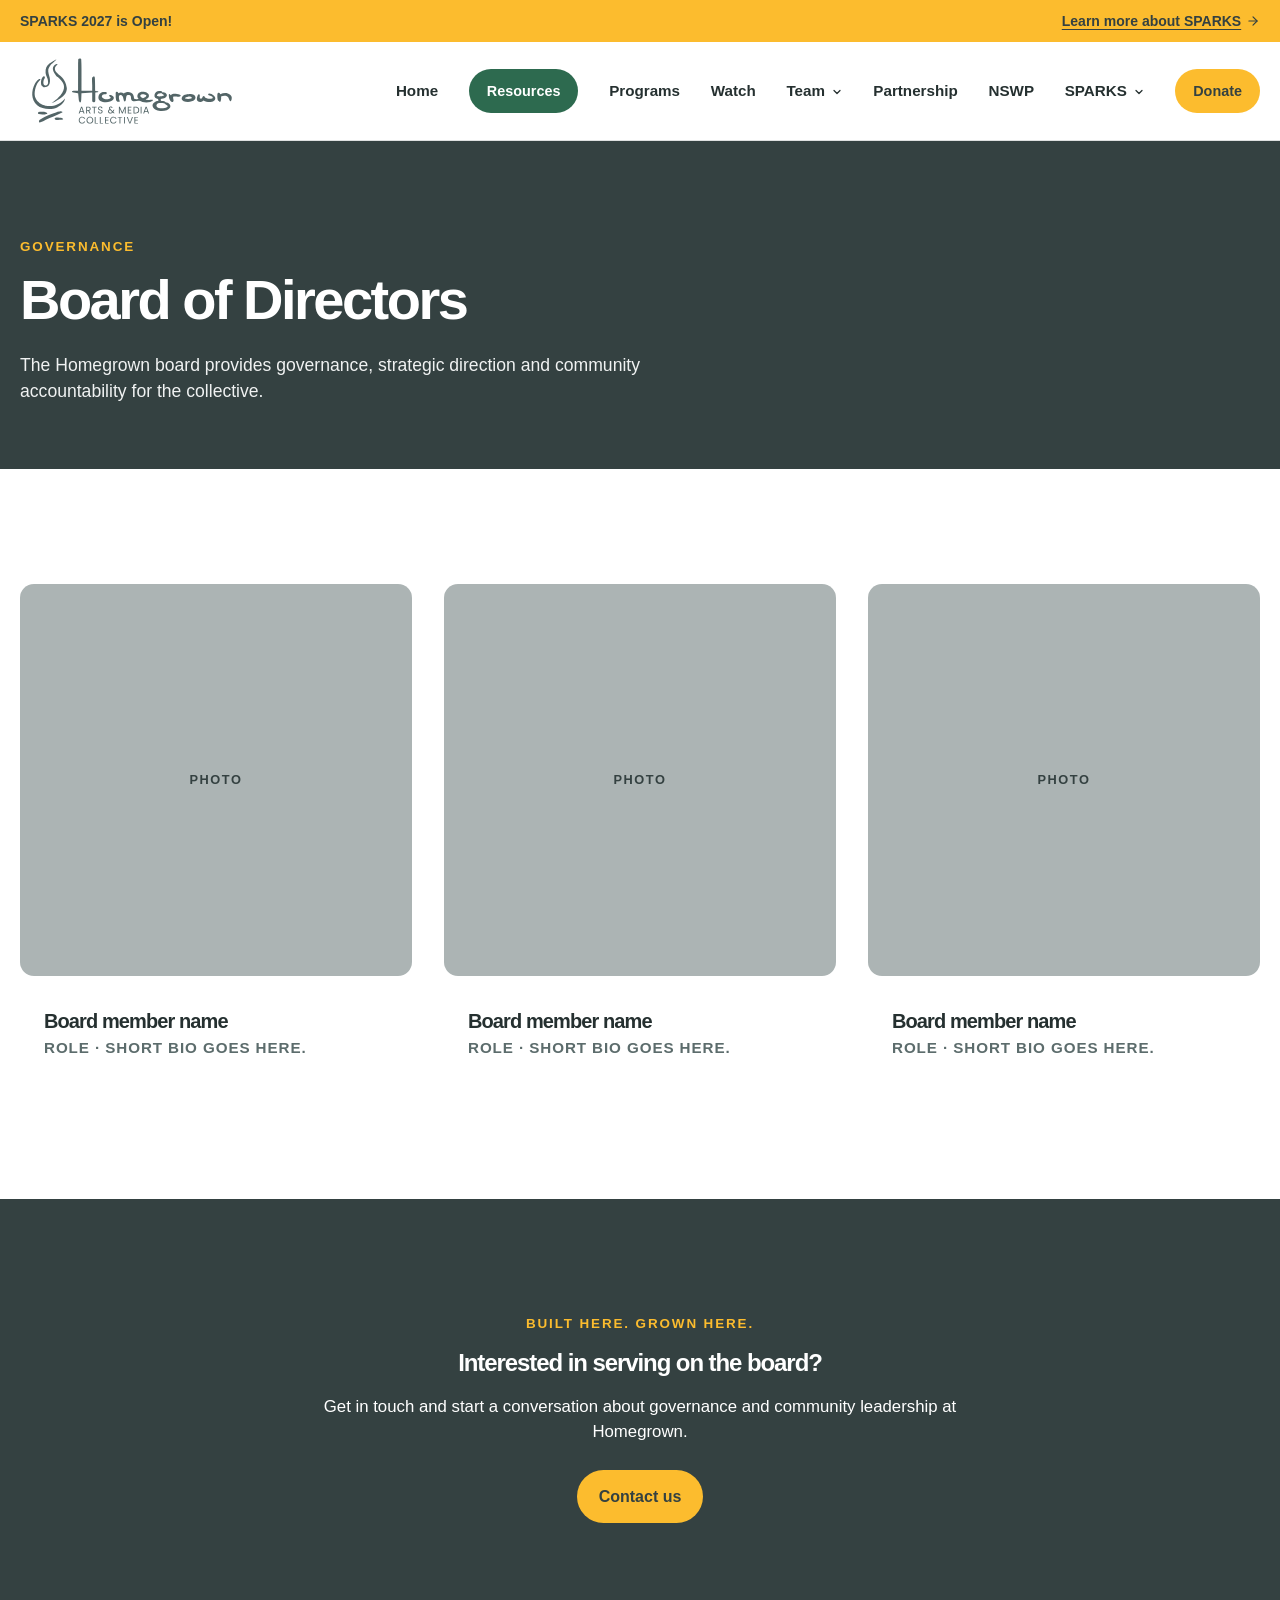
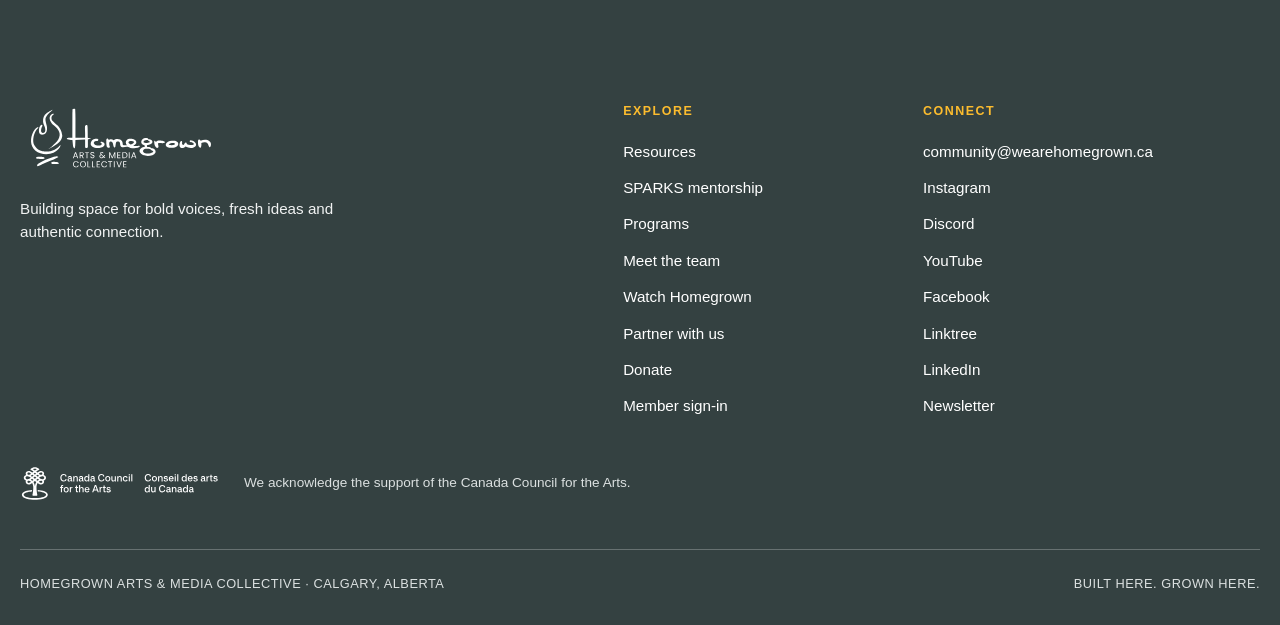
<file: board.html>
<!doctype html>
<html lang="en">
<head>
<script async src="https://www.googletagmanager.com/gtm.js?id=GTM-N6X9VNVV"></script>
<script>
  window.dataLayer = window.dataLayer || [];
  function gtag(){dataLayer.push(arguments);}
  gtag('js', new Date());
</script>

<script async src="https://www.googletagmanager.com/gtag/js?id=G-BBWDG3H8ZP"></script>
<script>
  window.dataLayer = window.dataLayer || [];
  function gtag(){dataLayer.push(arguments);}
  gtag('js', new Date());

  gtag('config', 'G-BBWDG3H8ZP');
</script>
<script type="text/javascript">
    (function(c,l,a,r,i,t,y){
        c[a]=c[a]||function(){(c[a].q=c[a].q||[]).push(arguments)};
        t=l.createElement(r);t.async=1;t.src="https://www.clarity.ms/tag/"+i;
        y=l.getElementsByTagName(r)[0];y.parentNode.insertBefore(t,y);
    })(window, document, "clarity", "script", "yo0bvsucyb");
</script>
<meta charset="utf-8">
<meta name="viewport" content="width=device-width, initial-scale=1">
<title>Board of Directors | Homegrown Arts &amp; Media Collective</title>
<meta name="description" content="Meet the Homegrown Arts & Media Collective board of directors.">
<meta name="theme-color" content="#344141">
<link rel="icon" href="assets/favicon.jpg">
<link rel="shortcut icon" href="assets/favicon.jpg">
<link rel="stylesheet" href="css/styles.css">
<!-- Meta Pixel Code -->
<script>
!function(f,b,e,v,n,t,s)
{if(f.fbq)return;n=f.fbq=function(){n.callMethod?
n.callMethod.apply(n,arguments):n.queue.push(arguments)};
if(!f._fbq)f._fbq=n;n.push=n;n.loaded=!0;n.version='2.0';
n.queue=[];t=b.createElement(e);t.async=!0;
t.src=v;s=b.getElementsByTagName(e)[0];
s.parentNode.insertBefore(t,s)}(window, document,'script',
'https://connect.facebook.net/en_US/fbevents.js');
fbq('init', '2137911013458736');
fbq('track', 'PageView');
</script>
<noscript><img height="1" width="1" style="display:none"
src="https://www.facebook.com/tr?id=2137911013458736&ev=PageView&noscript=1"
/></noscript>
<!-- End Meta Pixel Code -->
</head>
<body>
<a class="skip-link" href="#main-content">Skip to main content</a>

<div class="funding-strip">
  <div class="shell funding-strip-inner">
    <span>SPARKS 2027 is Open!</span>
    <a href="/sparks">Learn more about SPARKS
      <svg xmlns="http://www.w3.org/2000/svg" width="14" height="14" viewBox="0 0 24 24" fill="none" stroke="currentColor" stroke-width="2" stroke-linecap="round" stroke-linejoin="round" aria-hidden="true"><path d="M5 12h14"></path><path d="m12 5 7 7-7 7"></path></svg>
    </a>
  </div>
</div>

<header class="site-header">
  <div class="shell header-inner">
    <a href="./" class="brand" aria-label="Homegrown Arts and Media Collective home">
      <img src="assets/homegrown-logo.svg" alt="Homegrown Arts and Media Collective" width="450" height="160">
    </a>
    <nav class="desktop-nav" aria-label="Main navigation">
      <a href="./">Home</a>
      <a href="resources" class="button button-green button-small">Resources</a>
      <a href="./#programs">Programs</a>
      <a href="./#watch">Watch</a>
      <div class="nav-dropdown">
        <button type="button" class="nav-dropdown-toggle" aria-expanded="false" aria-haspopup="true">Team <svg xmlns="http://www.w3.org/2000/svg" width="12" height="12" viewBox="0 0 24 24" fill="none" stroke="currentColor" stroke-width="2.5" stroke-linecap="round" stroke-linejoin="round" aria-hidden="true"><path d="m6 9 6 6 6-6"></path></svg></button>
        <div class="nav-dropdown-menu">
          <a href="#team">Staff</a>
        </div>
      </div>
      <a href="sponsor">Partnership</a>
      <a href="nswp">NSWP</a>
      <div class="nav-dropdown">
        <button type="button" class="nav-dropdown-toggle" aria-expanded="false" aria-haspopup="true">SPARKS <svg xmlns="http://www.w3.org/2000/svg" width="12" height="12" viewBox="0 0 24 24" fill="none" stroke="currentColor" stroke-width="2.5" stroke-linecap="round" stroke-linejoin="round" aria-hidden="true"><path d="m6 9 6 6 6-6"></path></svg></button>
        <div class="nav-dropdown-menu">
          <a href="sparks">Information</a>
          <a href="sparks-quiz">Storyteller Quiz</a>
          <a href="sparks-application-mentee" target="_blank" rel="noreferrer">Apply as a Mentee</a>
          <a href="sparks-application-mentor" target="_blank" rel="noreferrer">Become a Mentor</a>
          <a href="login">Mentee Portal</a>
        </div>
      </div>
      <a href="#donate" class="button button-gold button-small">Donate</a>
    </nav>
    <details class="mobile-nav">
      <summary aria-label="Open navigation">
        <svg xmlns="http://www.w3.org/2000/svg" width="24" height="24" viewBox="0 0 24 24" fill="none" stroke="currentColor" stroke-width="2" stroke-linecap="round" stroke-linejoin="round" aria-hidden="true"><path d="M4 5h16"></path><path d="M4 12h16"></path><path d="M4 19h16"></path></svg>
      </summary>
      <nav aria-label="Mobile navigation">
        <a href="./">Home</a>
        <a href="resources">Resources</a>
        <a href="./#programs">Programs</a>
        <a href="./#watch">Watch</a>
        <a href="#team">Team &middot; Staff</a>
        <a href="sponsor">Partnership</a>
        <a href="nswp">Nomad Social Work Project</a>
        <details class="mobile-subnav">
          <summary>SPARKS</summary>
          <a href="sparks">Information</a>
          <a href="sparks-quiz">Storyteller Quiz</a>
          <a href="sparks-application-mentee" target="_blank" rel="noreferrer">Apply as a Mentee</a>
          <a href="sparks-application-mentor" target="_blank" rel="noreferrer">Become a Mentor</a>
          <a href="login">Mentee Portal</a>
        </details>
        <a href="login">Member sign-in</a>
      </nav>
    </details>
  </div>
</header>

<main id="main-content">

  <section class="page-hero">
    <div class="shell">
      <p class="eyebrow gold">Governance</p>
      <h1>Board of Directors</h1>
      <p class="lede">The Homegrown board provides governance, strategic direction and community accountability for the collective.</p>
    </div>
  </section>

  <section class="section section-light" id="board">
    <div class="shell">
      <!-- TODO: replace placeholder cards with confirmed board members.
           Add headshots as assets/board-<name>.jpg and update name/role/bio.
           Layout reference: https://fava.ca/staff/ -->
      <div class="board-grid">
        <article class="board-card">
          <div class="board-photo-wrap" aria-hidden="true">
            <span>Photo</span>
          </div>
          <div class="team-card-copy">
            <h3>Board member name</h3>
            <p>Role &middot; Short bio goes here.</p>
          </div>
        </article>
        <article class="board-card">
          <div class="board-photo-wrap" aria-hidden="true">
            <span>Photo</span>
          </div>
          <div class="team-card-copy">
            <h3>Board member name</h3>
            <p>Role &middot; Short bio goes here.</p>
          </div>
        </article>
        <article class="board-card">
          <div class="board-photo-wrap" aria-hidden="true">
            <span>Photo</span>
          </div>
          <div class="team-card-copy">
            <h3>Board member name</h3>
            <p>Role &middot; Short bio goes here.</p>
          </div>
        </article>
      </div>
    </div>
  </section>

  <section class="section final-cta section-dark">
    <div class="shell final-cta-inner">
      <p class="eyebrow gold">Built here. Grown here.</p>
      <h2>Interested in serving on the board?</h2>
      <p>Get in touch and start a conversation about governance and community leadership at Homegrown.</p>
      <div class="button-row centered">
        <a class="button button-gold" href="mailto:community@wearehomegrown.ca?subject=Board%20inquiry">Contact us</a>
      </div>
    </div>
  </section>

</main>

<footer class="site-footer">
  <div class="shell footer-grid">
    <div class="footer-brand">
      <a href="./" aria-label="Homegrown Arts and Media Collective home">
        <img class="footer-logo" src="assets/homegrown-logo-white.svg" alt="Homegrown Arts and Media Collective" width="450" height="160">
      </a>
      <p>Building space for bold voices, fresh ideas and authentic connection.</p>
    </div>
    <div>
      <p class="footer-heading">Explore</p>
      <nav class="footer-links" aria-label="Explore Homegrown">
        <a href="resources">Resources</a>
        <a href="sparks">SPARKS mentorship</a>
        <a href="./#programs">Programs</a>
        <a href="#team">Meet the team</a>
        <a href="#watch">Watch Homegrown</a>
        <a href="sponsor">Partner with us</a>
        <a href="#donate">Donate</a>
        <a href="login">Member sign-in</a>
      </nav>
    </div>
    <div>
      <p class="footer-heading">Connect</p>
      <nav class="footer-links" aria-label="Connect with Homegrown">
        <a href="mailto:community@wearehomegrown.ca">community@wearehomegrown.ca</a>
        <a href="https://www.instagram.com/weare.homegrown/" target="_blank" rel="noreferrer">Instagram</a>
        <a href="https://discord.gg/K6RRTGsyr2" target="_blank" rel="noreferrer">Discord</a>
        <a href="https://www.youtube.com/@we.are.homegrown" target="_blank" rel="noreferrer">YouTube</a>
        <a href="https://www.facebook.com/HomegrownAMC/" target="_blank" rel="noreferrer">Facebook</a>
        <a href="https://linktr.ee/HomegrownAMC" target="_blank" rel="noreferrer">Linktree</a>
        <a href="https://www.linkedin.com/company/we-are-homegrown/" target="_blank" rel="noreferrer">LinkedIn</a>
        <a href="https://wearehomegrown.kit.com/a77880c4d2" target="_blank" rel="noreferrer">Newsletter</a>
      </nav>
    </div>
  </div>
  <div class="shell footer-acknowledgement">
    <a href="https://canadacouncil.ca/" target="_blank" rel="noreferrer" aria-label="Canada Council for the Arts website">
      <img src="assets/canada-council-logo-white.svg" alt="Canada Council for the Arts" width="200" height="35">
    </a>
    <p>We acknowledge the support of the Canada Council for the Arts.</p>
  </div>

  <div class="shell footer-bottom">
    <span>Homegrown Arts &amp; Media Collective &middot; Calgary, Alberta</span>
    <span>Built here. Grown here.</span>
  </div>
</footer>

<script src="js/main.js" defer></script>
</body>
</html>
</file>
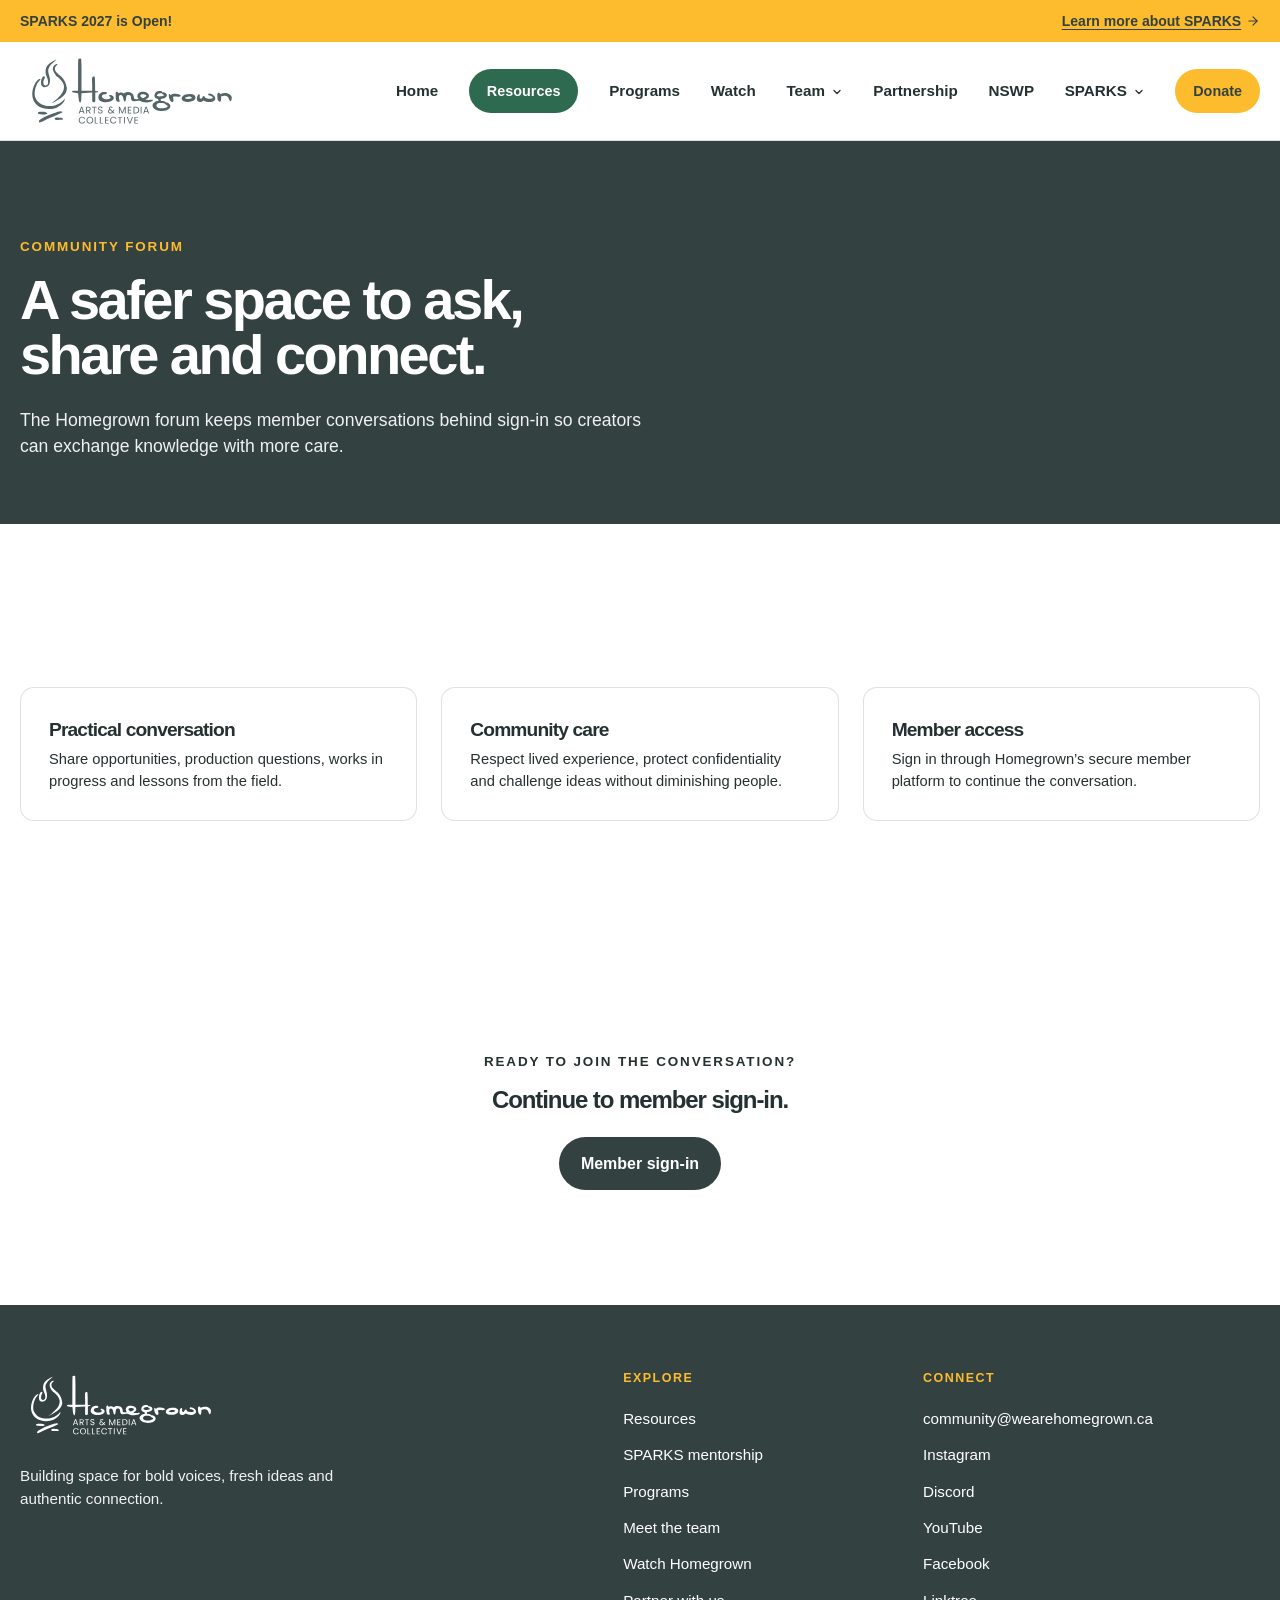
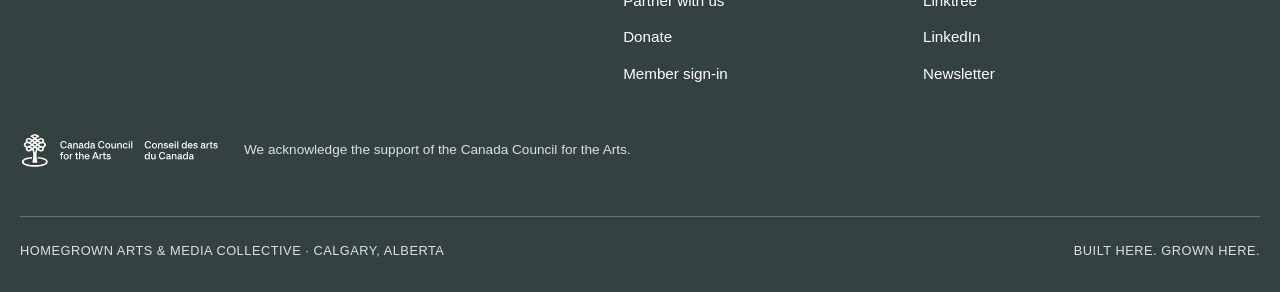
<file: forum.html>
<!doctype html>
<html lang="en">
<head>
<script async src="https://www.googletagmanager.com/gtm.js?id=GTM-N6X9VNVV"></script>
<script>
  window.dataLayer = window.dataLayer || [];
  function gtag(){dataLayer.push(arguments);}
  gtag('js', new Date());
</script>

<script async src="https://www.googletagmanager.com/gtag/js?id=G-BBWDG3H8ZP"></script>
<script>
  window.dataLayer = window.dataLayer || [];
  function gtag(){dataLayer.push(arguments);}
  gtag('js', new Date());

  gtag('config', 'G-BBWDG3H8ZP');
</script>
<script type="text/javascript">
    (function(c,l,a,r,i,t,y){
        c[a]=c[a]||function(){(c[a].q=c[a].q||[]).push(arguments)};
        t=l.createElement(r);t.async=1;t.src="https://www.clarity.ms/tag/"+i;
        y=l.getElementsByTagName(r)[0];y.parentNode.insertBefore(t,y);
    })(window, document, "clarity", "script", "yo0bvsucyb");
</script>
<meta charset="utf-8">
<meta name="viewport" content="width=device-width, initial-scale=1">
<title>Community Forum | Homegrown Arts &amp; Media Collective</title>
<meta name="description" content="Homegrown builds paid, supported pathways for emerging Alberta creators through mentorship, production, public presentation and partnership.">
<meta name="theme-color" content="#344141">
<link rel="icon" href="assets/favicon.jpg">
<link rel="shortcut icon" href="assets/favicon.jpg">
<link rel="stylesheet" href="css/styles.css">
<!-- Meta Pixel Code -->
<script>
!function(f,b,e,v,n,t,s)
{if(f.fbq)return;n=f.fbq=function(){n.callMethod?
n.callMethod.apply(n,arguments):n.queue.push(arguments)};
if(!f._fbq)f._fbq=n;n.push=n;n.loaded=!0;n.version='2.0';
n.queue=[];t=b.createElement(e);t.async=!0;
t.src=v;s=b.getElementsByTagName(e)[0];
s.parentNode.insertBefore(t,s)}(window, document,'script',
'https://connect.facebook.net/en_US/fbevents.js');
fbq('init', '2137911013458736');
fbq('track', 'PageView');
</script>
<noscript><img height="1" width="1" style="display:none"
src="https://www.facebook.com/tr?id=2137911013458736&ev=PageView&noscript=1"
/></noscript>
<!-- End Meta Pixel Code -->
</head>
<body>
<a class="skip-link" href="#main-content">Skip to main content</a>

<div class="funding-strip">
  <div class="shell funding-strip-inner">
    <span>SPARKS 2027 is Open!</span>
    <a href="/sparks">Learn more about SPARKS
      <svg xmlns="http://www.w3.org/2000/svg" width="14" height="14" viewBox="0 0 24 24" fill="none" stroke="currentColor" stroke-width="2" stroke-linecap="round" stroke-linejoin="round" aria-hidden="true"><path d="M5 12h14"></path><path d="m12 5 7 7-7 7"></path></svg>
    </a>
  </div>
</div>

<header class="site-header">
  <div class="shell header-inner">
    <a href="./" class="brand" aria-label="Homegrown Arts and Media Collective home">
      <img src="assets/homegrown-logo.svg" alt="Homegrown Arts and Media Collective" width="450" height="160">
    </a>
    <nav class="desktop-nav" aria-label="Main navigation">
      <a href="./">Home</a>
      <a href="resources" class="button button-green button-small">Resources</a>
      <a href="./#programs">Programs</a>
      <a href="./#watch">Watch</a>
      <div class="nav-dropdown">
        <button type="button" class="nav-dropdown-toggle" aria-expanded="false" aria-haspopup="true">Team <svg xmlns="http://www.w3.org/2000/svg" width="12" height="12" viewBox="0 0 24 24" fill="none" stroke="currentColor" stroke-width="2.5" stroke-linecap="round" stroke-linejoin="round" aria-hidden="true"><path d="m6 9 6 6 6-6"></path></svg></button>
        <div class="nav-dropdown-menu">
          <a href="./#team">Staff</a>
        </div>
      </div>
      <a href="sponsor">Partnership</a>
      <a href="nswp">NSWP</a>
      <div class="nav-dropdown">
        <button type="button" class="nav-dropdown-toggle" aria-expanded="false" aria-haspopup="true">SPARKS <svg xmlns="http://www.w3.org/2000/svg" width="12" height="12" viewBox="0 0 24 24" fill="none" stroke="currentColor" stroke-width="2.5" stroke-linecap="round" stroke-linejoin="round" aria-hidden="true"><path d="m6 9 6 6 6-6"></path></svg></button>
        <div class="nav-dropdown-menu">
          <a href="sparks">Information</a>
          <a href="sparks-quiz">Storyteller Quiz</a>
          <a href="sparks-application-mentee" target="_blank" rel="noreferrer">Apply as a Mentee</a>
          <a href="sparks-application-mentor" target="_blank" rel="noreferrer">Become a Mentor</a>
          <a href="login">Mentee Portal</a>
        </div>
      </div>
      <a href="./#donate" class="button button-gold button-small">Donate</a>
    </nav>
    <details class="mobile-nav">
      <summary aria-label="Open navigation">
        <svg xmlns="http://www.w3.org/2000/svg" width="24" height="24" viewBox="0 0 24 24" fill="none" stroke="currentColor" stroke-width="2" stroke-linecap="round" stroke-linejoin="round" aria-hidden="true"><path d="M4 5h16"></path><path d="M4 12h16"></path><path d="M4 19h16"></path></svg>
      </summary>
      <nav aria-label="Mobile navigation">
        <a href="./">Home</a>
        <a href="resources">Resources</a>
        <a href="./#programs">Programs</a>
        <a href="./#watch">Watch</a>
        <a href="./#team">Team &middot; Staff</a>
        <a href="sponsor">Partnership</a>
        <a href="nswp">Nomad Social Work Project</a>
        <details class="mobile-subnav">
          <summary>SPARKS</summary>
          <a href="sparks">Information</a>
          <a href="sparks-quiz">Storyteller Quiz</a>
          <a href="sparks-application-mentee" target="_blank" rel="noreferrer">Apply as a Mentee</a>
          <a href="sparks-application-mentor" target="_blank" rel="noreferrer">Become a Mentor</a>
          <a href="login">Mentee Portal</a>
        </details>
        <a href="login">Member sign-in</a>
      </nav>
    </details>
  </div>
</header>

<main id="main-content">

  <section class="page-hero">
    <div class="shell">
      <p class="eyebrow gold">Community forum</p>
      <h1>A safer space to ask, share and connect.</h1>
      <p class="lede">The Homegrown forum keeps member conversations behind sign-in so creators can exchange knowledge with more care.</p>
    </div>
  </section>

  <section class="section section-light">
    <div class="shell">
      <div class="resource-grid">
        <article class="resource-card">
          <h3>Practical conversation</h3>
          <p>Share opportunities, production questions, works in progress and lessons from the field.</p>
        </article>
        <article class="resource-card">
          <h3>Community care</h3>
          <p>Respect lived experience, protect confidentiality and challenge ideas without diminishing people.</p>
        </article>
        <article class="resource-card">
          <h3>Member access</h3>
          <p>Sign in through Homegrown&rsquo;s secure member platform to continue the conversation.</p>
        </article>
      </div>
    </div>
  </section>

  <section class="section final-cta">
    <div class="shell final-cta-inner">
      <p class="eyebrow">Ready to join the conversation?</p>
      <h2>Continue to member sign-in.</h2>
      <div class="button-row centered">
        <a class="button button-charcoal" href="login">Member sign-in</a>
      </div>
    </div>
  </section>

</main>

<footer class="site-footer">
  <div class="shell footer-grid">
    <div class="footer-brand">
      <a href="./" aria-label="Homegrown Arts and Media Collective home">
        <img class="footer-logo" src="assets/homegrown-logo-white.svg" alt="Homegrown Arts and Media Collective" width="450" height="160">
      </a>
      <p>Building space for bold voices, fresh ideas and authentic connection.</p>
    </div>
    <div>
      <p class="footer-heading">Explore</p>
      <nav class="footer-links" aria-label="Explore Homegrown">
        <a href="resources">Resources</a>
        <a href="sparks">SPARKS mentorship</a>
        <a href="./#programs">Programs</a>
        <a href="./#team">Meet the team</a>
        <a href="./#watch">Watch Homegrown</a>
        <a href="sponsor">Partner with us</a>
        <a href="./#donate">Donate</a>
        <a href="login">Member sign-in</a>
      </nav>
    </div>
    <div>
      <p class="footer-heading">Connect</p>
      <nav class="footer-links" aria-label="Connect with Homegrown">
        <a href="mailto:community@wearehomegrown.ca">community@wearehomegrown.ca</a>
        <a href="https://www.instagram.com/weare.homegrown/" target="_blank" rel="noreferrer">Instagram</a>
        <a href="https://discord.gg/K6RRTGsyr2" target="_blank" rel="noreferrer">Discord</a>
        <a href="https://www.youtube.com/@we.are.homegrown" target="_blank" rel="noreferrer">YouTube</a>
        <a href="https://www.facebook.com/HomegrownAMC/" target="_blank" rel="noreferrer">Facebook</a>
        <a href="https://linktr.ee/HomegrownAMC" target="_blank" rel="noreferrer">Linktree</a>
        <a href="https://www.linkedin.com/company/we-are-homegrown/" target="_blank" rel="noreferrer">LinkedIn</a>
        <a href="https://wearehomegrown.kit.com/a77880c4d2" target="_blank" rel="noreferrer">Newsletter</a>
      </nav>
    </div>
  </div>
  <div class="shell footer-acknowledgement">
    <a href="https://canadacouncil.ca/" target="_blank" rel="noreferrer" aria-label="Canada Council for the Arts website">
      <img src="assets/canada-council-logo-white.svg" alt="Canada Council for the Arts" width="200" height="35">
    </a>
    <p>We acknowledge the support of the Canada Council for the Arts.</p>
  </div>

  <div class="shell footer-bottom">
    <span>Homegrown Arts &amp; Media Collective &middot; Calgary, Alberta</span>
    <span>Built here. Grown here.</span>
  </div>
</footer>

<script src="js/main.js" defer></script>
</body>
</html>
</file>
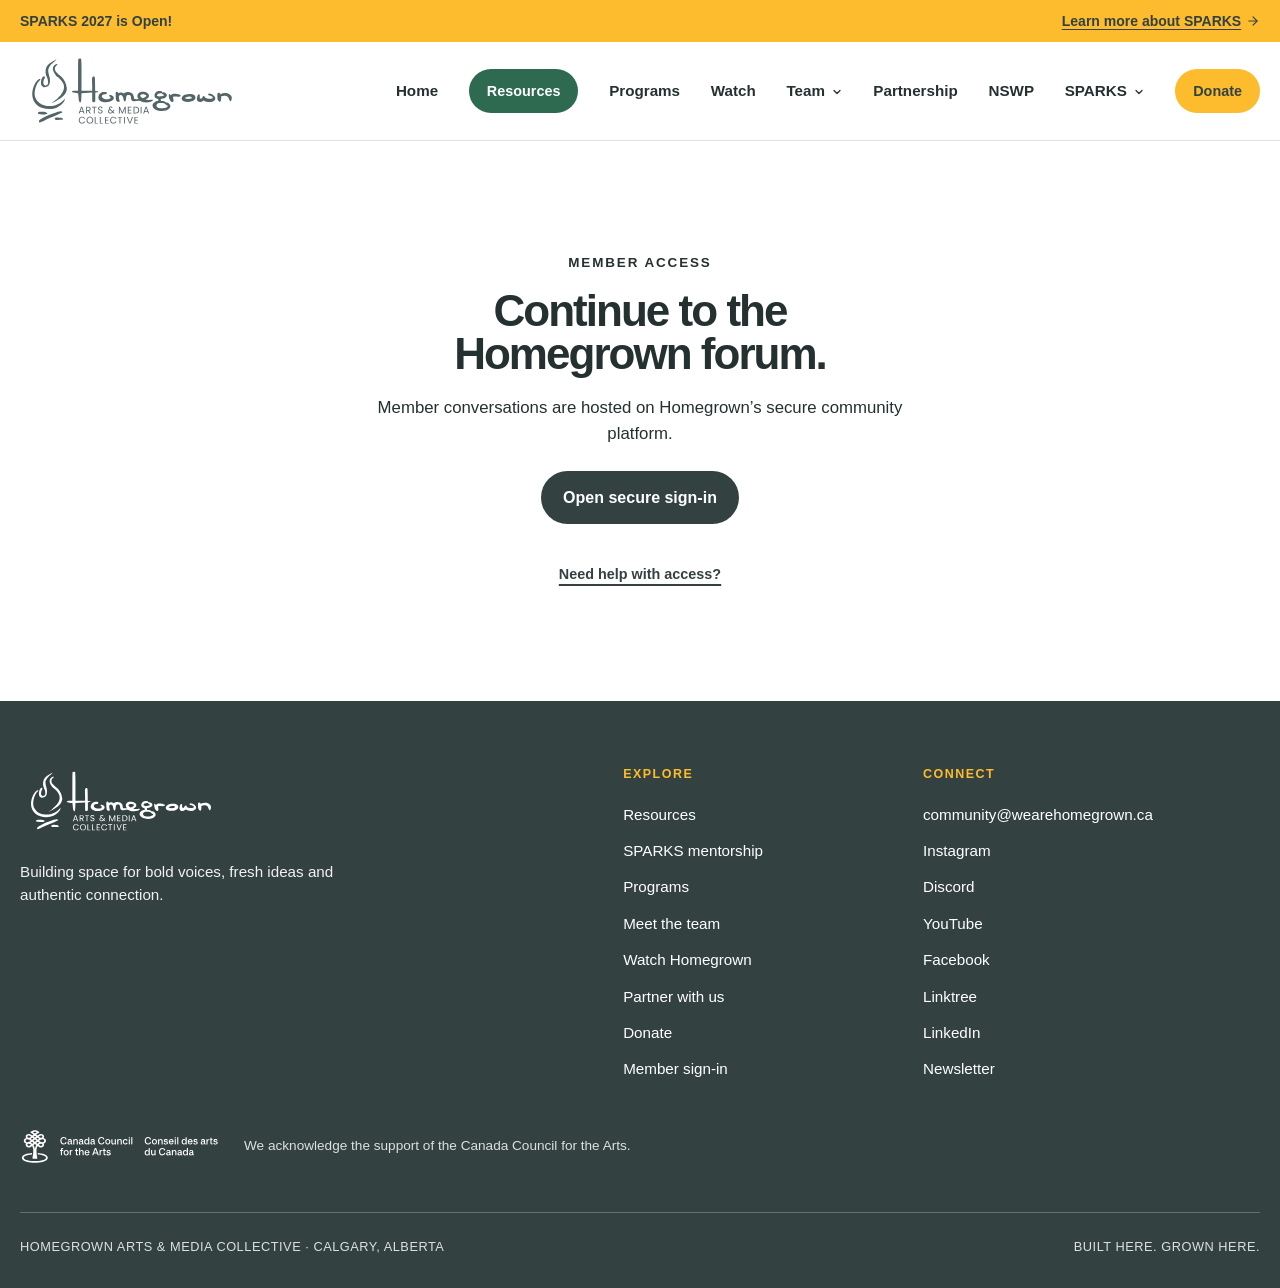
<file: login.html>
<!doctype html>
<html lang="en">
<head>
<script async src="https://www.googletagmanager.com/gtm.js?id=GTM-N6X9VNVV"></script>
<script>
  window.dataLayer = window.dataLayer || [];
  function gtag(){dataLayer.push(arguments);}
  gtag('js', new Date());
</script>

<script async src="https://www.googletagmanager.com/gtag/js?id=G-BBWDG3H8ZP"></script>
<script>
  window.dataLayer = window.dataLayer || [];
  function gtag(){dataLayer.push(arguments);}
  gtag('js', new Date());

  gtag('config', 'G-BBWDG3H8ZP');
</script>
<script type="text/javascript">
    (function(c,l,a,r,i,t,y){
        c[a]=c[a]||function(){(c[a].q=c[a].q||[]).push(arguments)};
        t=l.createElement(r);t.async=1;t.src="https://www.clarity.ms/tag/"+i;
        y=l.getElementsByTagName(r)[0];y.parentNode.insertBefore(t,y);
    })(window, document, "clarity", "script", "yo0bvsucyb");
</script>
<meta charset="utf-8">
<meta name="viewport" content="width=device-width, initial-scale=1">
<title>Member Sign-in | Homegrown Arts &amp; Media Collective</title>
<meta name="description" content="Homegrown builds paid, supported pathways for emerging Alberta creators through mentorship, production, public presentation and partnership.">
<meta name="theme-color" content="#344141">
<link rel="icon" href="assets/favicon.jpg">
<link rel="shortcut icon" href="assets/favicon.jpg">
<link rel="stylesheet" href="css/styles.css">
<!-- Meta Pixel Code -->
<script>
!function(f,b,e,v,n,t,s)
{if(f.fbq)return;n=f.fbq=function(){n.callMethod?
n.callMethod.apply(n,arguments):n.queue.push(arguments)};
if(!f._fbq)f._fbq=n;n.push=n;n.loaded=!0;n.version='2.0';
n.queue=[];t=b.createElement(e);t.async=!0;
t.src=v;s=b.getElementsByTagName(e)[0];
s.parentNode.insertBefore(t,s)}(window, document,'script',
'https://connect.facebook.net/en_US/fbevents.js');
fbq('init', '2137911013458736');
fbq('track', 'PageView');
</script>
<noscript><img height="1" width="1" style="display:none"
src="https://www.facebook.com/tr?id=2137911013458736&ev=PageView&noscript=1"
/></noscript>
<!-- End Meta Pixel Code -->
</head>
<body>
<a class="skip-link" href="#main-content">Skip to main content</a>

<div class="funding-strip">
  <div class="shell funding-strip-inner">
    <span>SPARKS 2027 is Open!</span>
    <a href="/sparks">Learn more about SPARKS
      <svg xmlns="http://www.w3.org/2000/svg" width="14" height="14" viewBox="0 0 24 24" fill="none" stroke="currentColor" stroke-width="2" stroke-linecap="round" stroke-linejoin="round" aria-hidden="true"><path d="M5 12h14"></path><path d="m12 5 7 7-7 7"></path></svg>
    </a>
  </div>
</div>

<header class="site-header">
  <div class="shell header-inner">
    <a href="./" class="brand" aria-label="Homegrown Arts and Media Collective home">
      <img src="assets/homegrown-logo.svg" alt="Homegrown Arts and Media Collective" width="450" height="160">
    </a>
    <nav class="desktop-nav" aria-label="Main navigation">
      <a href="./">Home</a>
      <a href="resources" class="button button-green button-small">Resources</a>
      <a href="./#programs">Programs</a>
      <a href="./#watch">Watch</a>
      <div class="nav-dropdown">
        <button type="button" class="nav-dropdown-toggle" aria-expanded="false" aria-haspopup="true">Team <svg xmlns="http://www.w3.org/2000/svg" width="12" height="12" viewBox="0 0 24 24" fill="none" stroke="currentColor" stroke-width="2.5" stroke-linecap="round" stroke-linejoin="round" aria-hidden="true"><path d="m6 9 6 6 6-6"></path></svg></button>
        <div class="nav-dropdown-menu">
          <a href="./#team">Staff</a>
        </div>
      </div>
      <a href="sponsor">Partnership</a>
      <a href="nswp">NSWP</a>
      <div class="nav-dropdown">
        <button type="button" class="nav-dropdown-toggle" aria-expanded="false" aria-haspopup="true">SPARKS <svg xmlns="http://www.w3.org/2000/svg" width="12" height="12" viewBox="0 0 24 24" fill="none" stroke="currentColor" stroke-width="2.5" stroke-linecap="round" stroke-linejoin="round" aria-hidden="true"><path d="m6 9 6 6 6-6"></path></svg></button>
        <div class="nav-dropdown-menu">
          <a href="sparks">Information</a>
          <a href="sparks-quiz">Storyteller Quiz</a>
          <a href="sparks-application-mentee" target="_blank" rel="noreferrer">Apply as a Mentee</a>
          <a href="sparks-application-mentor" target="_blank" rel="noreferrer">Become a Mentor</a>
          <a href="login">Mentee Portal</a>
        </div>
      </div>
      <a href="./#donate" class="button button-gold button-small">Donate</a>
    </nav>
    <details class="mobile-nav">
      <summary aria-label="Open navigation">
        <svg xmlns="http://www.w3.org/2000/svg" width="24" height="24" viewBox="0 0 24 24" fill="none" stroke="currentColor" stroke-width="2" stroke-linecap="round" stroke-linejoin="round" aria-hidden="true"><path d="M4 5h16"></path><path d="M4 12h16"></path><path d="M4 19h16"></path></svg>
      </summary>
      <nav aria-label="Mobile navigation">
        <a href="./">Home</a>
        <a href="resources">Resources</a>
        <a href="./#programs">Programs</a>
        <a href="./#watch">Watch</a>
        <a href="./#team">Team &middot; Staff</a>
        <a href="sponsor">Partnership</a>
        <a href="nswp">Nomad Social Work Project</a>
        <details class="mobile-subnav">
          <summary>SPARKS</summary>
          <a href="sparks">Information</a>
          <a href="sparks-quiz">Storyteller Quiz</a>
          <a href="sparks-application-mentee" target="_blank" rel="noreferrer">Apply as a Mentee</a>
          <a href="sparks-application-mentor" target="_blank" rel="noreferrer">Become a Mentor</a>
          <a href="login">Mentee Portal</a>
        </details>
        <a href="login">Member sign-in</a>
      </nav>
    </details>
  </div>
</header>

<main id="main-content">

  <section class="section section-light" style="padding-top:clamp(4rem,10vw,7rem);">
    <div class="shell centered-page">
      <p class="eyebrow">Member access</p>
      <h1 style="font-size:clamp(2rem,5vw,2.75rem);">Continue to the Homegrown forum.</h1>
      <p style="margin-top:1.25rem;font-size:1.05rem;">Member conversations are hosted on Homegrown&rsquo;s secure community platform.</p>
      <div class="button-row centered">
        <!-- TODO: confirm final member-platform login URL and authentication provider with Homegrown before launch. -->
        <a class="button button-charcoal" href="https://wearehomegrown.ca/login" target="_blank" rel="noreferrer">Open secure sign-in</a>
      </div>
      <p class="simple-note"><a class="text-link" href="mailto:community@wearehomegrown.ca?subject=Homegrown%20member%20access">Need help with access?</a></p>
    </div>
  </section>

</main>

<footer class="site-footer">
  <div class="shell footer-grid">
    <div class="footer-brand">
      <a href="./" aria-label="Homegrown Arts and Media Collective home">
        <img class="footer-logo" src="assets/homegrown-logo-white.svg" alt="Homegrown Arts and Media Collective" width="450" height="160">
      </a>
      <p>Building space for bold voices, fresh ideas and authentic connection.</p>
    </div>
    <div>
      <p class="footer-heading">Explore</p>
      <nav class="footer-links" aria-label="Explore Homegrown">
        <a href="resources">Resources</a>
        <a href="sparks">SPARKS mentorship</a>
        <a href="./#programs">Programs</a>
        <a href="./#team">Meet the team</a>
        <a href="./#watch">Watch Homegrown</a>
        <a href="sponsor">Partner with us</a>
        <a href="./#donate">Donate</a>
        <a href="login">Member sign-in</a>
      </nav>
    </div>
    <div>
      <p class="footer-heading">Connect</p>
      <nav class="footer-links" aria-label="Connect with Homegrown">
        <a href="mailto:community@wearehomegrown.ca">community@wearehomegrown.ca</a>
        <a href="https://www.instagram.com/weare.homegrown/" target="_blank" rel="noreferrer">Instagram</a>
        <a href="https://discord.gg/K6RRTGsyr2" target="_blank" rel="noreferrer">Discord</a>
        <a href="https://www.youtube.com/@we.are.homegrown" target="_blank" rel="noreferrer">YouTube</a>
        <a href="https://www.facebook.com/HomegrownAMC/" target="_blank" rel="noreferrer">Facebook</a>
        <a href="https://linktr.ee/HomegrownAMC" target="_blank" rel="noreferrer">Linktree</a>
        <a href="https://www.linkedin.com/company/we-are-homegrown/" target="_blank" rel="noreferrer">LinkedIn</a>
        <a href="https://wearehomegrown.kit.com/a77880c4d2" target="_blank" rel="noreferrer">Newsletter</a>
      </nav>
    </div>
  </div>
  <div class="shell footer-acknowledgement">
    <a href="https://canadacouncil.ca/" target="_blank" rel="noreferrer" aria-label="Canada Council for the Arts website">
      <img src="assets/canada-council-logo-white.svg" alt="Canada Council for the Arts" width="200" height="35">
    </a>
    <p>We acknowledge the support of the Canada Council for the Arts.</p>
  </div>

  <div class="shell footer-bottom">
    <span>Homegrown Arts &amp; Media Collective &middot; Calgary, Alberta</span>
    <span>Built here. Grown here.</span>
  </div>
</footer>

<script src="js/main.js" defer></script>
</body>
</html>
</file>
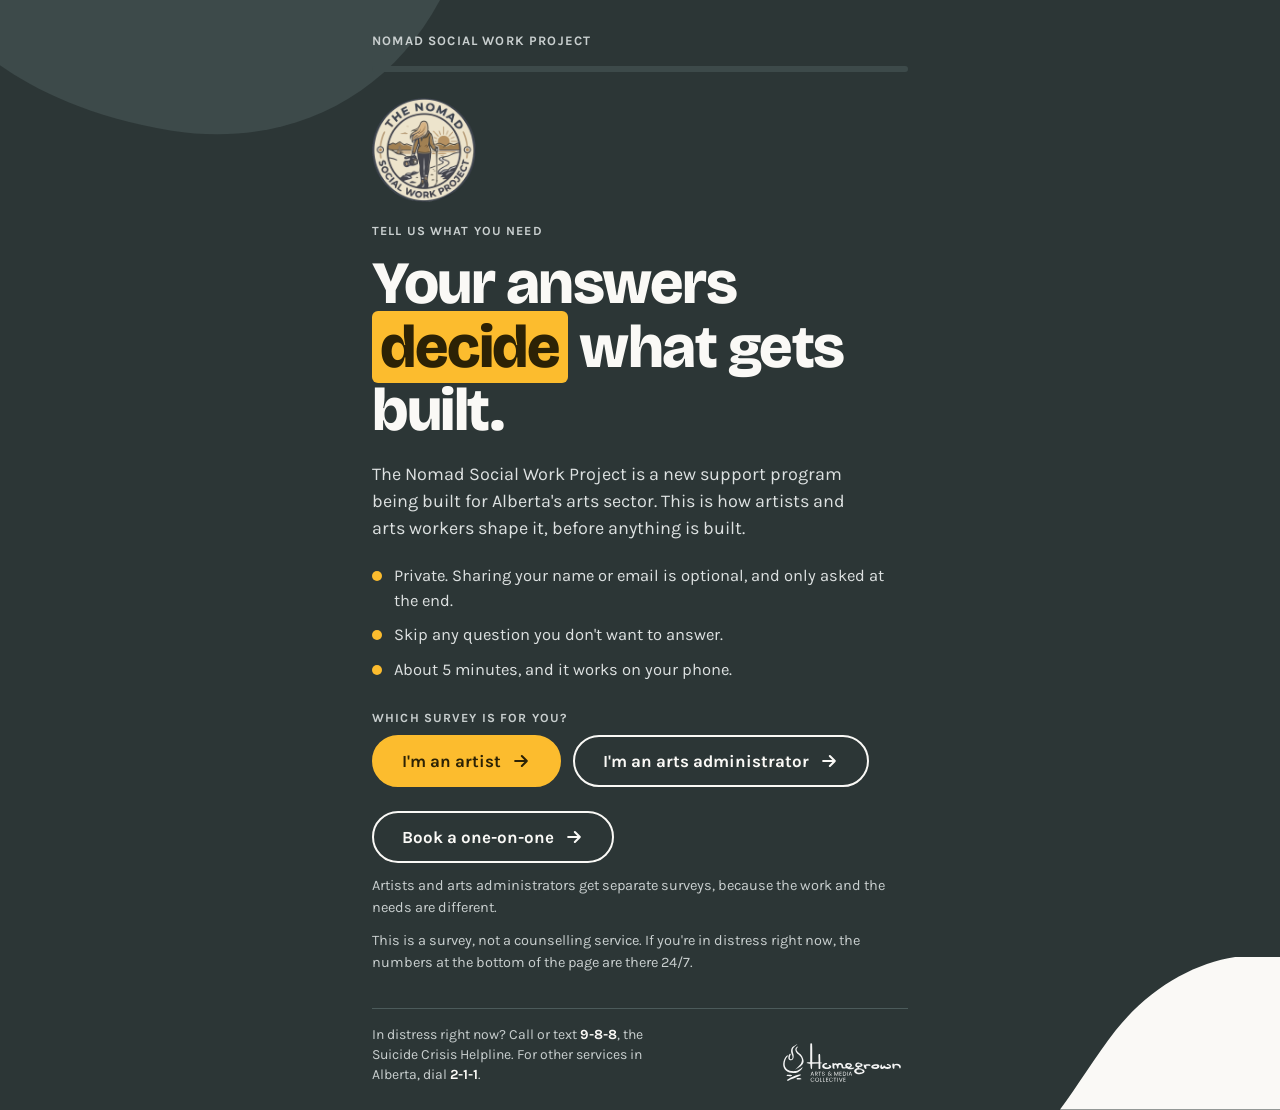
<file: nswp-survey.html>
<!DOCTYPE html>
<html lang="en">
<head>
<script async src="https://www.googletagmanager.com/gtm.js?id=GTM-N6X9VNVV"></script>
<script>
  window.dataLayer = window.dataLayer || [];
  function gtag(){dataLayer.push(arguments);}
  gtag('js', new Date());
</script>

<script async src="https://www.googletagmanager.com/gtag/js?id=G-BBWDG3H8ZP"></script>
<script>
  window.dataLayer = window.dataLayer || [];
  function gtag(){dataLayer.push(arguments);}
  gtag('js', new Date());

  gtag('config', 'G-BBWDG3H8ZP');
</script>
<script type="text/javascript">
    (function(c,l,a,r,i,t,y){
        c[a]=c[a]||function(){(c[a].q=c[a].q||[]).push(arguments)};
        t=l.createElement(r);t.async=1;t.src="https://www.clarity.ms/tag/"+i;
        y=l.getElementsByTagName(r)[0];y.parentNode.insertBefore(t,y);
    })(window, document, "clarity", "script", "yo0bvsucyb");
</script>
<meta charset="utf-8">
<meta name="viewport" content="width=device-width, initial-scale=1">
<title>NSWP Survey | Homegrown Arts &amp; Media Collective</title>
<meta name="theme-color" content="#2c3636">
<link rel="icon" href="assets/favicon.jpg">
<meta name="description" content="A short, private survey to help shape the Nomad Social Work Project, mental health support built for Alberta's arts sector.">
<link rel="preconnect" href="https://fonts.googleapis.com">
<link href="https://fonts.googleapis.com/css2?family=Bricolage+Grotesque:opsz,wght@12..96,700;12..96,800&family=Karla:wght@400;500;700&display=swap" rel="stylesheet">
<style>
  /* Homegrown / NSWP campaign creative tokens */
  :root{
    --bg:#2c3636; --shape:#3d4a4a; --card:#354242; --card-h:#3d4a4a; --line:#4c5b5b;
    --paper:#faf9f6; --ink:#faf9f6; --body:#dde1e1; --mut:#c9cfcf;
    --gold:#fcbc2e; --gold-h:#fdcf66; --on-gold:#2c2205; --heading-on-paper:#1f2626;
    --display:'Bricolage Grotesque','Helvetica Neue',system-ui,sans-serif;
    --text:Karla,'Helvetica Neue',system-ui,sans-serif;
  }
  *{box-sizing:border-box;margin:0;padding:0}
  html,body{min-height:100%}
  body{position:relative;background:var(--bg);color:var(--body);font-family:var(--text);-webkit-font-smoothing:antialiased;line-height:1.5;overflow-x:hidden}
  .shapes{position:absolute;inset:0;pointer-events:none;z-index:0;overflow:hidden}
  .shapes svg{position:absolute}
  .shapes .tl{left:0;top:0;width:min(62vw,440px);height:auto}
  .shapes .br{right:0;bottom:0;width:min(30vw,220px);height:auto}
  .app{position:relative;z-index:1;max-width:580px;margin:0 auto;min-height:100vh;display:flex;flex-direction:column;padding:20px 22px 24px}
  .top{display:flex;align-items:center;gap:14px;min-height:40px}
  .brand{text-decoration:none;font:700 13px var(--text);letter-spacing:.09em;text-transform:uppercase;color:var(--mut);white-space:nowrap}
  .steps{flex:1;font:500 13px var(--text);color:var(--mut);text-align:right}
  .bar{height:6px;background:var(--shape);border-radius:9px;overflow:hidden;margin:6px 0 4px}
  .bar i{display:block;height:100%;width:0;background:var(--gold);border-radius:9px;transition:width .4s ease}
  .stage{flex:1;display:flex;flex-direction:column;justify-content:center;padding:22px 0 12px}
  .screen{animation:in .35s ease both}
  @keyframes in{from{opacity:0;transform:translateY(12px)}to{opacity:1;transform:none}}
  .kicker{font:700 12.5px var(--text);letter-spacing:.09em;text-transform:uppercase;color:var(--mut);margin-bottom:14px}
  h1,h2{font-family:var(--display);font-weight:800;color:var(--ink);letter-spacing:-.025em;line-height:1.06}
  h1{font-size:clamp(40px,11vw,60px)}
  h2{font-size:clamp(28px,7.4vw,38px);margin-bottom:10px}
  h3{font:700 12.5px var(--text);letter-spacing:.09em;text-transform:uppercase;color:var(--mut);margin:24px 0 10px}
  mark{background:var(--gold);color:var(--on-gold);padding:0 .14em;border-radius:6px;-webkit-box-decoration-break:clone;box-decoration-break:clone}
  mark.paper{background:var(--paper);color:var(--heading-on-paper)}
  .sub{color:var(--body);font-size:18px;line-height:1.5;margin:18px 0 22px;max-width:44ch}
  .hint{color:var(--body);font-size:16px;margin-bottom:18px}
  .badge{width:104px;height:104px;margin-bottom:22px;display:block}
  ul.promise{list-style:none;display:grid;gap:10px;margin:0 0 28px}
  ul.promise li{display:flex;gap:12px;align-items:flex-start;font-size:16.5px;color:var(--body)}
  ul.promise li::before{content:"";flex:none;width:10px;height:10px;border-radius:50%;background:var(--gold);margin-top:7px}
  .btn{display:inline-flex;align-items:center;justify-content:center;gap:10px;background:transparent;color:var(--ink);border:2.5px solid var(--paper);border-radius:999px;font:700 17px var(--text);padding:14px 28px;min-height:52px;cursor:pointer;text-decoration:none;transition:background .15s,color .15s}
  .btn svg{width:20px;height:20px;flex:none}
  .btn:hover{background:var(--paper);color:var(--heading-on-paper)}
  .btn.gold{background:var(--gold);border-color:var(--gold);color:var(--on-gold)}
  .btn.gold:hover{background:var(--gold-h);border-color:var(--gold-h)}
  .btn.block{width:100%}
  :focus-visible{outline:3px solid var(--gold);outline-offset:3px}
  .chips{display:flex;flex-wrap:wrap;gap:9px}
  .chip{background:var(--card);border:1.5px solid var(--line);color:var(--ink);border-radius:999px;padding:11px 17px;min-height:46px;font:500 15.5px var(--text);cursor:pointer;transition:border-color .15s,background .15s,color .15s}
  .chip:hover{border-color:var(--mut)}
  .chip[aria-pressed="true"]{background:var(--paper);border-color:var(--paper);color:var(--heading-on-paper);font-weight:700}
  .opts{display:grid;gap:9px}
  .opt{text-align:left;background:var(--card);border:1.5px solid var(--line);color:var(--ink);border-radius:18px;padding:15px 18px;min-height:52px;font:500 16.5px var(--text);cursor:pointer;transition:border-color .15s,background .15s,color .15s}
  .opt:hover{border-color:var(--mut);background:var(--card-h)}
  .opt[aria-checked="true"]{background:var(--paper);border-color:var(--paper);color:var(--heading-on-paper);font-weight:700}
  .row{background:var(--card);border:1.5px solid var(--line);border-radius:18px;padding:13px 15px;margin-bottom:9px}
  .row .lbl{font:700 16px var(--text);color:var(--ink);margin-bottom:10px}
  .seg{display:grid;grid-template-columns:repeat(3,1fr);gap:6px}
  .seg button{border:1.5px solid var(--line);background:var(--bg);color:var(--body);border-radius:999px;padding:9px 4px;min-height:44px;font:500 14.5px var(--text);cursor:pointer}
  .seg button:hover{border-color:var(--mut)}
  .seg button[aria-checked="true"]{border-color:var(--paper);background:var(--paper);color:var(--heading-on-paper);font-weight:700}
  .seg button[aria-checked="true"][data-v="2"]{background:var(--gold);border-color:var(--gold);color:var(--on-gold)}
  .tok{display:flex;align-items:center;gap:10px;background:var(--card);border:1.5px solid var(--line);border-radius:18px;padding:10px 12px;margin-bottom:9px}
  .tok .l{flex:1;font-size:15.5px;font-weight:500;color:var(--ink)}
  .tok button{width:42px;height:42px;border-radius:50%;border:2px solid var(--line);background:transparent;color:var(--ink);font:700 20px var(--text);cursor:pointer}
  .tok button:hover{border-color:var(--paper)}
  .dots{display:flex;gap:4px;min-width:62px;justify-content:center}
  .dots i{width:11px;height:11px;border-radius:50%;background:var(--gold)}
  .pool{display:flex;gap:6px;align-items:center;margin-bottom:14px;font:700 14px var(--text);color:var(--mut)}
  .pool i{width:16px;height:16px;border-radius:50%;background:var(--gold)}
  .pool i.off{background:var(--shape)}
  .pair{display:grid;grid-template-columns:1fr 1fr;gap:9px;margin-bottom:10px}
  .pair .opt{text-align:center;font-family:var(--display);font-weight:700;font-size:18px;padding:20px 8px;letter-spacing:-.01em}
  textarea{width:100%;min-height:140px;background:var(--card);border:1.5px solid var(--line);border-radius:18px;padding:15px;font:16.5px/1.5 var(--text);color:var(--ink);resize:vertical}
  textarea::placeholder{color:#9ba7a7}
  textarea:focus{border-color:var(--gold);outline:none;box-shadow:0 0 0 3px rgba(252,188,46,.45)}
  .note{font-size:14.5px;color:var(--mut);margin-top:12px}
  .note.err{color:var(--gold)}
  .note.err:empty{display:none}
  label.field{display:block;font:700 15px var(--text);color:var(--ink);margin:16px 0 8px}
  label.field span{font-weight:500;color:var(--mut)}
  input[type=text],input[type=email]{width:100%;min-height:52px;background:var(--card);border:1.5px solid var(--line);border-radius:18px;padding:13px 15px;font:16.5px/1.4 var(--text);color:var(--ink)}
  input[type=text]:focus,input[type=email]:focus{border-color:var(--gold);outline:none;box-shadow:0 0 0 3px rgba(252,188,46,.45)}
  .scale{display:grid;grid-template-columns:repeat(10,1fr);gap:6px}
  .scale button{border:1.5px solid var(--line);background:var(--card);color:var(--ink);border-radius:14px;min-height:52px;font:700 17px var(--text);cursor:pointer}
  .scale button:hover{border-color:var(--mut)}
  .scale button[aria-checked="true"]{background:var(--gold);border-color:var(--gold);color:var(--on-gold)}
  .scale-ends{display:flex;justify-content:space-between;font-size:14px;color:var(--mut);margin-top:8px}
  @media (max-width:520px){.scale{grid-template-columns:repeat(5,1fr)}}
  .actions{display:flex;gap:12px;align-items:center;flex-wrap:wrap;margin-top:24px}
  .skip{background:none;border:0;color:var(--mut);font:500 15px var(--text);text-decoration:underline;text-underline-offset:3px;cursor:pointer;padding:12px 6px;min-height:44px}
  .skip:hover{color:var(--ink)}
  .back{align-self:flex-start;background:none;border:0;color:var(--mut);font:500 15px var(--text);cursor:pointer;padding:10px 2px;min-height:44px}
  .back:hover{color:var(--ink)}
  .back[hidden]{display:none}
  .sum{background:var(--card);border:1.5px solid var(--line);border-radius:18px;padding:14px 17px;margin-bottom:10px;font-size:15.5px;color:var(--body)}
  .sum b{font:700 12.5px var(--text);letter-spacing:.09em;text-transform:uppercase;color:var(--mut);display:block;margin-bottom:3px}
  .heavy{display:flex;flex-wrap:wrap;gap:8px;margin:10px 0 18px}
  .heavy span{background:var(--gold);color:var(--on-gold);border-radius:999px;padding:8px 15px;font-size:15px;font-weight:700}
  .help{display:flex;align-items:flex-end;justify-content:space-between;gap:16px;margin-top:22px;padding-top:16px;border-top:1px solid var(--line)}
  .help p{font-size:14px;line-height:1.45;color:var(--mut);max-width:34ch}
  .help b{color:var(--ink)}
  .help img{width:132px;height:auto;flex:none;opacity:.95}
  .sr{position:absolute;left:-9999px}
  h1[tabindex="-1"]:focus,h2[tabindex="-1"]:focus{outline:none}
  @media (max-width:520px){.help{padding-right:min(30vw,128px);padding-bottom:6px}.help img{display:none}}
  @media (prefers-reduced-motion:reduce){.screen{animation:none}.bar i{transition:none}}
</style>
</head>
<body>
<div class="shapes" aria-hidden="true"><svg class="tl" viewBox="0 0 640 200"><path d="M0 0 H640 C560 150 410 215 250 190 C130 171 50 130 0 95 Z" fill="#3d4a4a"/></svg><svg class="br" viewBox="705 1090 375 260"><path d="M1080 1350 V1090 C990 1075 880 1115 800 1215 C765 1260 735 1310 705 1350 Z" fill="#faf9f6"/></svg></div>
<div class="app">
  <div class="top">
    <a class="brand" href="nswp">Nomad Social Work Project</a>
    <div class="steps" id="stepTxt" aria-live="polite"></div>
  </div>
  <div class="bar" aria-hidden="true"><i id="prog"></i></div>
  <button class="back" id="back" hidden>← Back</button>
  <main class="stage" id="stage"></main>
  <footer class="help"><p>In distress right now? Call or text <b>9-8-8</b>, the Suicide Crisis Helpline. For other services in Alberta, dial <b>2-1-1</b>.</p><img src="assets/homegrown-logo-white.svg" alt="Homegrown Arts &amp; Media Collective"></footer>
</div>

<script>
(function(){
  // Paste your Google Apps Script Web App URL here (see apps-script.gs). Leave empty to disable saving.
  var ENDPOINT="https://script.google.com/macros/s/AKfycbxLAMS7jUkahQIjKBloi7a_0Qnh1mBy0uiw8kgAIMnqk3JLFVbsIjrRro4JnmZCMDkP/exec";
  var PROGRAM_FORM="https://forms.gle/gr8NCKwA4mzma2Qk9";
  // Paste the "Book a one-on-one" link used in the campaign creative. Leave empty to hide that button.
  var BOOKING="mailto:katelyn@wearehomegrown.ca?subject=One-on-one%20session%20request";
  var ARROW='<svg aria-hidden="true" viewBox="0 0 24 24" fill="none" stroke="currentColor" stroke-width="2.5" stroke-linecap="round" stroke-linejoin="round"><path d="M5 12h14M13 6l6 6-6 6"/></svg>';

  // ---- Shared by both streams ----
  var REGION=["Calgary area","Edmonton area","Red Deer / Central Alberta","Another city or town","Rural or remote","Outside Alberta"];
  var IDS=["Indigenous","Francophone","Living with a disability","Deaf or hard of hearing","Racialized person","Newcomer / Immigrant","2SLGBTQ+"];
  var HISTORY=["Yes, and it helped","Yes, but it wasn't a good fit","I wanted to but didn't","I haven't needed it"];
  var BARRIERS=["Cost","Long wait times","Providers who don't understand creative work","Not knowing where to start","Stigma","Not feeling culturally safe","Language","Distance or transportation","Irregular schedule","Worry about privacy"];
  var PAIRS=[["place","In person","Online"],["time","Daytime","Evening"],["group","In a group","One-on-one"]];
  var SAFE=["Fully confidential","Non-clinical, plain language","Someone who understands arts work","Culturally safe and Indigenous-informed","2SLGBTQ+ affirming","Available in French","Accessible formats","Free or low cost","Flexible, last-minute scheduling"];

  // ---- Artist stream ----
  var ROLES=["Independent artist","Emerging artist or student","Other arts worker"];
  var DISC=["Film / video","Animation","Media arts","Music / audio","Visual art","Writing","Performance","Something else"];
  var LOAD=[["income","Unpredictable income"],["deadlines","Grant and project deadlines"],["isolation","Working alone or feeling isolated"],["burnout","Burnout or running on empty"],["benefits","No benefits or safety net"],["block","Creative blocks or self-doubt"],["critique","Pressure from audiences or critique"]];
  var FEATS=[["dropin","Drop-in community hours"],["oneonone","One-on-one sessions with a social worker"],["workshops","Wellness workshops"],["training","Certified training (like Mental Health First Aid)"],["peers","Peer circles, in person or online"],["guide","A guide to services that understand arts work"]];

  // ---- Arts administrator stream ----
  var A_ROLES=["Executive director","Programming coordinator / director","Production / technical coordinator","Communications / marketing coordinator","Membership coordinator","Grant coordination","Volunteer coordinator","Artist support staff"];
  var ORG_SIZE=["2–5 staff","6–10 staff","11–25 staff","25+ staff","Volunteer operated"];
  var YEARS=["Less than 2 years","2–5 years","6–10 years","11–20 years","More than 20 years"];
  var A_LOAD=[["workload","Excessive workload or capacity limitations"],["crisis","Supporting artists in crisis"],["burnout","Burnout or running on empty"],["training","Feeling unprepared or lacking in training"],["scope","Artist needs outside the scope of your role"],["sustain","Organizational sustainability"],["funding","Funding instability"]];
  var A_FEATS=[["asist","Suicide awareness and intervention skills training (ASIST)"],["mhfa","Mental Health First Aid"],["peers","Peer support groups"],["coaching","Leadership coaching"],["counselling","Mental health counselling"],["crisis","Crisis response training"],["burnout","Burnout prevention training"],["rsw","Consultations with a registered social worker"],["wellness","Wellness planning"],["navigation","Resource navigation support"]];

  var FLOWS={
    artist:["intro","about","where","load","barriers","build","format","safe","note","contact","review","thanks"],
    admin:["intro","about","org","where","load","barriers","build","format","safe","benefit","note","contact","review","thanks"]
  };
  var stream="artist", STEPS=FLOWS.artist, N=STEPS.length-2;
  var st, i=0, sent=false;
  function fresh(){return {roles:[],disc:[],orgSize:"",years:"",region:"",ids:[],load:{},history:"",barriers:[],tokens:{},fmt:{},safe:[],benefit:null,note:"",name:"",email:""}}
  st=fresh();
  function admin(){return stream==="admin"}
  function loadList(){return admin()?A_LOAD:LOAD}
  function featList(){return admin()?A_FEATS:FEATS}
  function setStream(s){
    if(s!==stream){st=fresh()}
    stream=s;STEPS=FLOWS[s];N=STEPS.length-2;
  }

  var stage=document.getElementById("stage"),prog=document.getElementById("prog"),
      back=document.getElementById("back"),stepTxt=document.getElementById("stepTxt");

  function esc(s){return String(s).replace(/[&<>"]/g,function(c){return {"&":"&amp;","<":"&lt;",">":"&gt;",'"':"&quot;"}[c]})}
  function has(a,v){return a.indexOf(v)>-1}
  function toggle(a,v){var k=a.indexOf(v);if(k>-1)a.splice(k,1);else a.push(v)}

  function chips(list,sel,key){
    return '<div class="chips" data-key="'+key+'">'+list.map(function(v){
      return '<button type="button" class="chip" aria-pressed="'+has(sel,v)+'" data-v="'+esc(v)+'">'+esc(v)+'</button>'}).join("")+'</div>';
  }
  function bindChips(key,arr){
    var el=stage.querySelector('[data-key="'+key+'"]'); if(!el)return;
    el.addEventListener("click",function(e){
      var b=e.target.closest(".chip"); if(!b)return;
      toggle(arr,b.getAttribute("data-v"));
      b.setAttribute("aria-pressed",has(arr,b.getAttribute("data-v")));
    });
  }
  // Single-choice list. `field` is the key on st that stores the answer.
  function radios(list,field,label){
    return '<div class="opts" role="radiogroup" aria-label="'+esc(label)+'" data-field="'+field+'">'+list.map(function(v){
      return '<button type="button" class="opt" role="radio" aria-checked="'+(st[field]===v)+'" data-v="'+esc(v)+'">'+esc(v)+'</button>'}).join("")+'</div>';
  }
  function bindRadios(){
    var groups=stage.querySelectorAll(".opts[data-field]");
    for(var g=0;g<groups.length;g++)(function(el){
      el.onclick=function(e){
        var b=e.target.closest(".opt");if(!b)return;
        st[el.getAttribute("data-field")]=b.getAttribute("data-v");
        var all=el.querySelectorAll(".opt");for(var k=0;k<all.length;k++)all[k].setAttribute("aria-checked",all[k]===b);
      };
    })(groups[g]);
  }
  function frame(kicker,title,hint,body,nextLabel,noSkip){
    return '<div class="screen"><div class="kicker">'+kicker+'</div><h2>'+title+'</h2>'+(hint?'<p class="hint">'+hint+'</p>':'')+body+
      '<div class="actions"><button class="btn" id="next" type="button">'+(nextLabel||"Next")+ARROW+'</button>'+(noSkip?'':'<button class="skip" id="skip" type="button">Skip this one</button>')+'</div></div>';
  }
  function wire(beforeNext){
    var n=document.getElementById("next"),s=document.getElementById("skip");
    if(n)n.onclick=function(){if(beforeNext&&beforeNext()===false)return;go(i+1)};
    if(s)s.onclick=function(){go(i+1)};
  }

  function go(n){
    i=n; render();
    var k=Math.max(0,Math.min(i,N+1));
    prog.style.width=(k/(N+1)*100)+"%";
    stepTxt.textContent=(i>=1&&i<=N)?("Step "+i+" of "+N):"";
    back.hidden=(i===0||i===STEPS.length-1);
    window.scrollTo(0,0);
    var h=stage.querySelector("h1,h2"); if(h){h.setAttribute("tabindex","-1");try{h.focus({preventScroll:true})}catch(e){}}
  }
  back.onclick=function(){if(i>0)go(i-1)};

  function render(){
    var s=STEPS[i];
    if(s==="intro"){
      stage.innerHTML='<div class="screen"><img class="badge" src="assets/nswp-badge.png" alt="The Nomad Social Work Project badge" width="104" height="104">'+
        '<div class="kicker">Tell us what you need</div>'+
        '<h1>Your answers <mark>decide</mark> what gets built.</h1>'+
        '<p class="sub">The Nomad Social Work Project is a new support program being built for Alberta\'s arts sector. This is how artists and arts workers shape it, before anything is built.</p>'+
        '<ul class="promise"><li>Private. Sharing your name or email is optional, and only asked at the end.</li><li>Skip any question you don\'t want to answer.</li><li>About 5 minutes, and it works on your phone.</li></ul>'+
        '<h3 style="margin-top:0">Which survey is for you?</h3>'+
        '<div class="actions" style="margin-top:0"><button class="btn gold" id="startArtist" type="button">I\'m an artist'+ARROW+'</button>'+
        '<button class="btn" id="startAdmin" type="button">I\'m an arts administrator'+ARROW+'</button></div>'+
        (BOOKING?'<div class="actions"><a class="btn" href="'+BOOKING+'" target="_blank" rel="noopener">Book a one-on-one'+ARROW+'</a></div>':'')+
        '<p class="note">Artists and arts administrators get separate surveys, because the work and the needs are different.</p>'+
        '<p class="note">This is a survey, not a counselling service. If you\'re in distress right now, the numbers at the bottom of the page are there 24/7.</p></div>';
      document.getElementById("startArtist").onclick=function(){setStream("artist");go(1)};
      document.getElementById("startAdmin").onclick=function(){setStream("admin");go(1)};
      return;
    }
    if(s==="about"){
      if(admin()){
        stage.innerHTML=frame("About you","Which of these sound <mark>like you</mark>?","Pick any that fit your role.",chips(A_ROLES,st.roles,"roles"));
        bindChips("roles",st.roles);wire();return;
      }
      stage.innerHTML=frame("About you","Which of these sound <mark>like you</mark>?","Pick any that fit.",
        chips(ROLES,st.roles,"roles")+'<h3>What do you work in?</h3>'+chips(DISC,st.disc,"disc"));
      bindChips("roles",st.roles);bindChips("disc",st.disc);wire();return;
    }
    if(s==="org"){
      stage.innerHTML=frame("Your organization","How big is your <mark class=\"paper\">organization</mark>?","",
        radios(ORG_SIZE,"orgSize","Organizational size")+
        '<h3>How long have you worked in the arts sector?</h3>'+radios(YEARS,"years","Length of time working in the sector"));
      bindRadios();wire();return;
    }
    if(s==="where"){
      stage.innerHTML=frame("Where you are","Where are you <mark class=\"paper\">based</mark>?","",radios(REGION,"region","Region")+
        '<h3>Optional: do any of these describe you?</h3>'+chips(IDS,st.ids,"ids")+
        '<p class="note">Only used to check whether we\'re hearing from a wide range of voices. Never reported individually.</p>');
      bindRadios();bindChips("ids",st.ids);wire();return;
    }
    if(s==="load"){
      var h="";
      loadList().forEach(function(r){
        var v=st.load[r[0]];
        h+='<div class="row" role="radiogroup" aria-label="'+esc(r[1])+'"><div class="lbl">'+esc(r[1])+'</div><div class="seg">'+
          [["0","Not much"],["1","Some"],["2","A lot"]].map(function(o){
            return '<button type="button" role="radio" data-k="'+r[0]+'" data-v="'+o[0]+'" aria-checked="'+(String(v)===o[0])+'">'+o[1]+'</button>'}).join("")+'</div></div>';
      });
      stage.innerHTML=frame("Your load","What\'s the <mark>weather</mark> been like lately?","Tap how much each of these has weighed on you recently. There are no right answers.",h);
      stage.addEventListener("click",loadHandler);
      wire();return;
    }
    if(s==="barriers"){
      var q=admin()?'Have you accessed training or support from <mark class="paper">outside your organization</mark>?':'Have you ever looked for <mark class="paper">support</mark>?';
      stage.innerHTML=frame("Getting support",q,"",radios(HISTORY,"history","Looked for support before")+
        '<h3>What tends to get in the way? Pick any.</h3>'+chips(BARRIERS,st.barriers,"barriers"));
      bindRadios();bindChips("barriers",st.barriers);wire();return;
    }
    if(s==="build"){
      var t=admin()?'As an arts administrator, what would help you <mark>support and sustain</mark> your work?':'You have 5 tokens. What should NSWP <mark>include</mark>?';
      var hint=admin()?'You have 5 tokens. Add them to what matters most. You don\'t have to spend them all.':'Add tokens to what matters most. You don\'t have to spend them all.';
      stage.innerHTML=frame("Build the program",t,hint,'<div class="pool" id="pool"></div><div id="tl"></div>');
      drawTokens();wire();return;
    }
    if(s==="format"){
      var ph="";
      PAIRS.forEach(function(p){
        ph+='<div class="pair" role="radiogroup" aria-label="'+esc(p[1]+" or "+p[2])+'">'+
          [p[1],p[2]].map(function(l){return '<button type="button" class="opt" role="radio" data-k="'+p[0]+'" data-v="'+esc(l)+'" aria-checked="'+(st.fmt[p[0]]===l)+'">'+esc(l)+'</button>'}).join("")+'</div>';
      });
      stage.innerHTML=frame("This or that","What would you <mark>actually</mark> show up for?","Three quick ones.",ph);
      stage.addEventListener("click",pairHandler);
      wire();return;
    }
    if(s==="safe"){
      stage.innerHTML=frame("Feeling safe","What would help you feel <mark class=\"paper\">safe</mark>?","Pick any.",chips(SAFE,st.safe,"safe"));
      bindChips("safe",st.safe);wire();return;
    }
    if(s==="benefit"){
      var sc='<div class="scale" role="radiogroup" aria-label="How beneficial, from 1 (not at all) to 10 (extremely)">';
      for(var n=1;n<=10;n++)sc+='<button type="button" role="radio" data-v="'+n+'" aria-checked="'+(st.benefit===n)+'">'+n+'</button>';
      sc+='</div><div class="scale-ends" aria-hidden="true"><span>Not at all</span><span>Extremely</span></div>';
      stage.innerHTML=frame("How much it would help","On a scale of 1 to 10, how <mark>beneficial</mark> would access to this support be for you and your team?","",sc);
      stage.querySelector(".scale").onclick=function(e){
        var b=e.target.closest("button");if(!b)return;
        st.benefit=parseInt(b.getAttribute("data-v"),10);
        var all=this.children;for(var k=0;k<all.length;k++)all[k].setAttribute("aria-checked",all[k]===b);
      };
      wire();return;
    }
    if(s==="note"){
      var ph2=admin()?"What would make support feel possible for you and your team?":"What would make support feel possible for you?";
      stage.innerHTML=frame("Almost done","Anything you want the team to <mark>know</mark>?","Optional.",
        '<label class="sr" for="nt">Your note</label><textarea id="nt" maxlength="1200" placeholder="'+ph2+'">'+esc(st.note)+'</textarea>'+
        '<p class="note">Notes are read in batches, not in real time. If you need support now, call or text 9-8-8.</p>');
      var ta=document.getElementById("nt");ta.oninput=function(){st.note=ta.value};wire();return;
    }
    if(s==="contact"){
      stage.innerHTML=frame("Stay connected","Want to keep the <mark>conversation</mark> going?",
        'Homegrown is committed to maintaining the privacy of each individual who completes our surveys and connects with us. In January we will be hosting community chats to discuss these topics further. If you would like to be involved, please leave your name and email.',
        '<label class="field" for="cn">Name <span>(optional)</span></label><input id="cn" type="text" autocomplete="name" maxlength="120" value="'+esc(st.name)+'">'+
        '<label class="field" for="ce">Email <span>(optional)</span></label><input id="ce" type="email" autocomplete="email" maxlength="200" value="'+esc(st.email)+'" aria-describedby="ceErr">'+
        '<p class="note err" id="ceErr" role="alert"></p>'+
        '<p class="note">Leave these blank to stay anonymous. Your contact details are only used to invite you to the community chats.</p>',"Review",true);
      var cn=document.getElementById("cn"),ce=document.getElementById("ce"),err=document.getElementById("ceErr");
      cn.oninput=function(){st.name=cn.value};
      ce.oninput=function(){st.email=ce.value;err.textContent=""};
      wire(function(){
        var v=st.email.trim();
        if(v&&!/^[^\s@]+@[^\s@]+\.[^\s@]+$/.test(v)){err.textContent="That email doesn't look quite right. Fix it, or leave it blank.";ce.focus();return false}
      });
      return;
    }
    if(s==="review"){renderReview();return}
    if(s==="thanks"){renderThanks();return}
  }

  function loadHandler(e){
    var b=e.target.closest(".seg button");if(!b||STEPS[i]!=="load")return;
    var k=b.getAttribute("data-k"),v=parseInt(b.getAttribute("data-v"),10);
    st.load[k]=v;
    var sibs=b.parentNode.children;for(var j=0;j<sibs.length;j++)sibs[j].setAttribute("aria-checked",sibs[j]===b);
  }
  function pairHandler(e){
    var b=e.target.closest(".pair .opt");if(!b||STEPS[i]!=="format")return;
    st.fmt[b.getAttribute("data-k")]=b.getAttribute("data-v");
    var sibs=b.parentNode.children;for(var j=0;j<sibs.length;j++)sibs[j].setAttribute("aria-checked",sibs[j]===b);
  }

  function spent(){var t=0;for(var k in st.tokens)t+=st.tokens[k];return t}
  function drawTokens(){
    var left=5-spent(),p="";
    for(var k=0;k<5;k++)p+='<i class="'+(k<left?"":"off")+'"></i>';
    document.getElementById("pool").innerHTML=p+'<span style="margin-left:4px">'+left+' left</span>';
    var h="";
    featList().forEach(function(f){
      var n=st.tokens[f[0]]||0,d="";for(var k=0;k<n;k++)d+="<i></i>";
      h+='<div class="tok"><div class="l">'+esc(f[1])+'</div><button type="button" data-k="'+f[0]+'" data-d="-1" aria-label="Remove a token from '+esc(f[1])+'">−</button><div class="dots" aria-label="'+n+' tokens">'+d+'</div><button type="button" data-k="'+f[0]+'" data-d="1" aria-label="Add a token to '+esc(f[1])+'">+</button></div>';
    });
    var tl=document.getElementById("tl");tl.innerHTML=h;
    tl.onclick=function(e){
      var b=e.target.closest("button");if(!b)return;
      var key=b.getAttribute("data-k"),d=parseInt(b.getAttribute("data-d"),10),cur=st.tokens[key]||0;
      if(d>0&&spent()>=5)return;if(d<0&&cur<=0)return;
      st.tokens[key]=cur+d;drawTokens();
    };
  }

  function heavyList(){
    var out=[];loadList().forEach(function(r){if(st.load[r[0]]===2)out.push(r[1])});return out;
  }

  function renderReview(){
    var parts=[["Survey",admin()?"Arts administrators":"Artists"]];
    if(st.roles.length)parts.push(["You",st.roles.join(", ")]);
    if(st.orgSize)parts.push(["Organization",st.orgSize]);
    if(st.region)parts.push(["Region",st.region]);
    var feats=featList();
    var top=feats.filter(function(f){return (st.tokens[f[0]]||0)>0}).sort(function(a,b){return st.tokens[b[0]]-st.tokens[a[0]]}).slice(0,3).map(function(f){return f[1]});
    if(top.length)parts.push(["You backed",top.join(" · ")]);
    if(st.barriers.length)parts.push(["Barriers",st.barriers.length+" selected"]);
    if(st.safe.length)parts.push(["Feeling safe",st.safe.length+" selected"]);
    if(st.benefit)parts.push(["How beneficial",st.benefit+" out of 10"]);
    var em=st.email.trim();
    parts.push(["Stay connected",em?("Yes, at "+em):"No contact details shared"]);
    var sum=parts.map(function(p){return '<div class="sum"><b>'+esc(p[0])+'</b>'+esc(p[1])+'</div>'}).join("");
    stage.innerHTML='<div class="screen"><div class="kicker">Ready when you are</div><h2>Here\'s what you\'re <mark>sending</mark>.</h2>'+
      '<p class="hint">Nothing is sent until you tap the button.</p>'+sum+
      '<div class="actions"><button class="btn gold" id="send" type="button">Send my answers'+ARROW+'</button></div>'+
      '<p class="note">Want to change something? Use Back.</p></div>';
    document.getElementById("send").onclick=function(){submit();go(STEPS.length-1)};
  }

  function submit(){
    if(sent)return;sent=true;
    var d=new Date(),day=d.getFullYear()+"-"+("0"+(d.getMonth()+1)).slice(-2)+"-"+("0"+d.getDate()).slice(-2);
    var p={submitted_date:day,stream:stream,roles:st.roles,disciplines:st.disc,org_size:st.orgSize,years_in_sector:st.years,
      region:st.region,identities:st.ids,load:st.load,support_history:st.history,barriers:st.barriers,tokens:st.tokens,
      format:st.fmt,safety:st.safe,benefit:st.benefit,note:st.note,name:st.name.trim(),email:st.email.trim()};
    if(!ENDPOINT)return;
    try{fetch(ENDPOINT,{method:"POST",mode:"no-cors",headers:{"Content-Type":"text/plain;charset=utf-8"},body:JSON.stringify(p)}).catch(function(){})}catch(e){}
  }

  function renderThanks(){
    var hv=heavyList();
    var mirror=hv.length?('<p class="hint">You said these have weighed a lot lately:</p><div class="heavy">'+hv.map(function(x){return '<span>'+esc(x)+'</span>'}).join("")+'</div><p class="sub" style="margin-top:0">You\'re not the only one carrying these. They\'re exactly what NSWP is being designed around.</p>')
      :'<p class="sub">Your answers help us design support around what the arts community actually needs.</p>';
    var chat=st.email.trim()?'<p class="note">Thanks for leaving your email. We\'ll be in touch about the January community chats.</p>':'';
    stage.innerHTML='<div class="screen"><div class="kicker">Thank you</div><h2>You just helped <mark>shape</mark> NSWP.</h2>'+mirror+chat+
      '<div class="opts" style="margin-top:6px">'+
      (BOOKING?'<a class="btn gold block" href="'+BOOKING+'" target="_blank" rel="noopener">Book a one-on-one'+ARROW+'</a>':'')+
      '<a class="btn block" href="'+PROGRAM_FORM+'" target="_blank" rel="noopener">Interested in using NSWP? Tell us here'+ARROW+'</a>'+
      '</div><p class="note">That form is separate from this survey.</p>'+
      '<p class="note">Know someone in the arts who should weigh in? Send them this page.</p></div>';
  }

  // Deep link: nswp-survey?for=admin (or ?for=artist) skips the chooser.
  var q=/[?&]for=(admin|artist)\b/.exec(location.search);
  if(q){setStream(q[1]);go(1)}else go(0);
})();
</script>
</body>
</html>
</file>
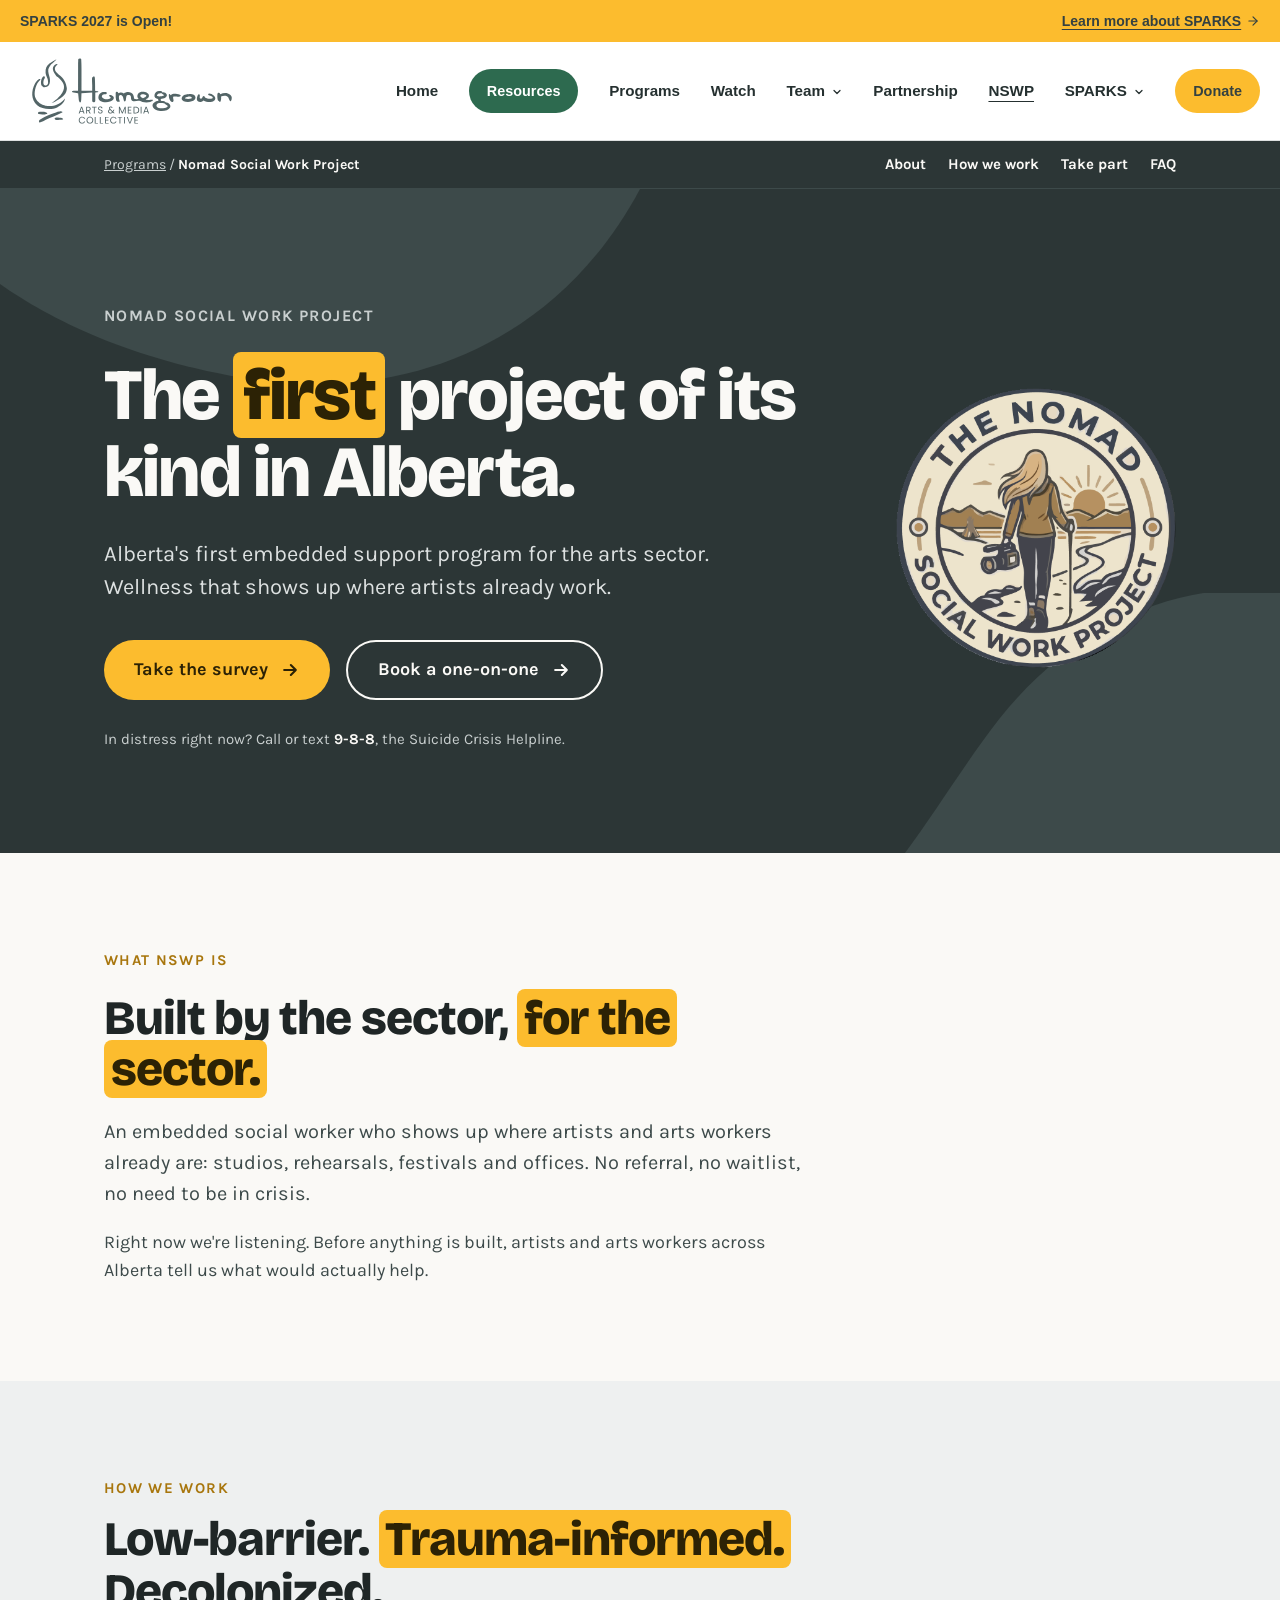
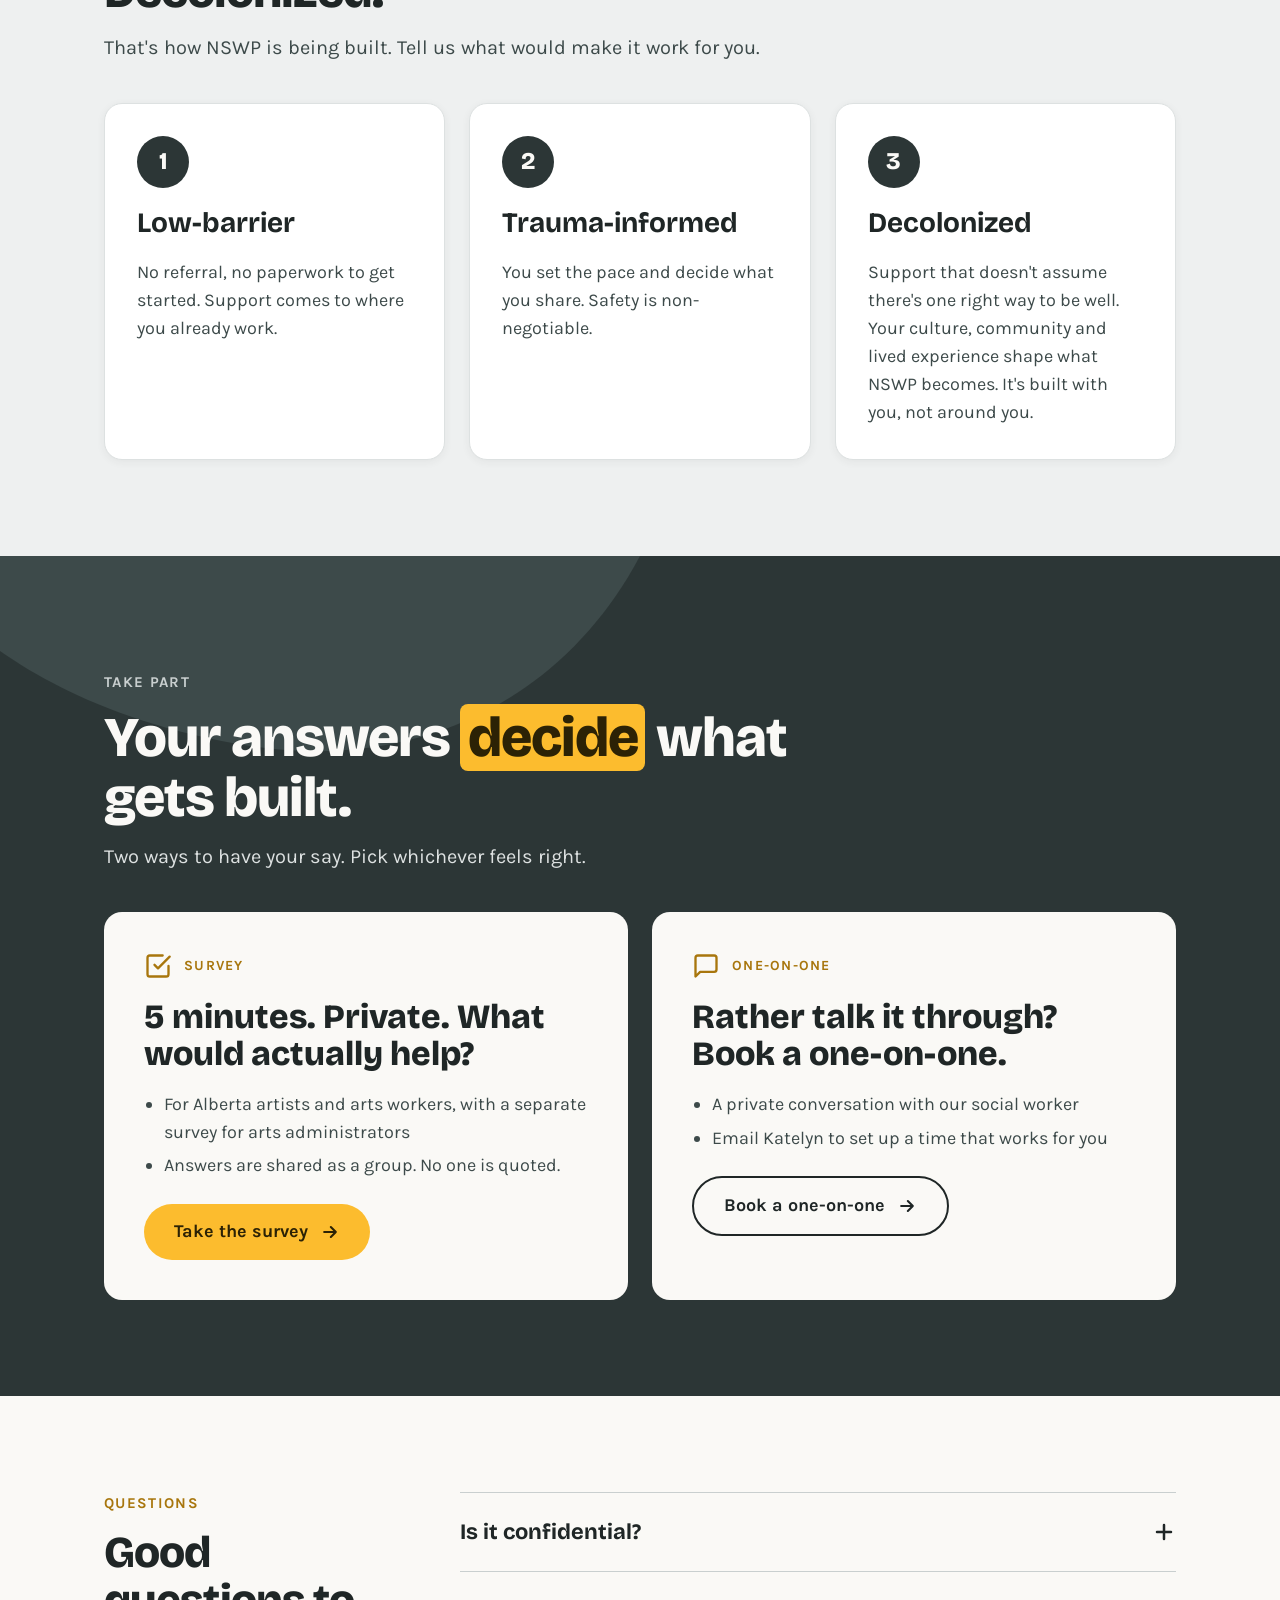
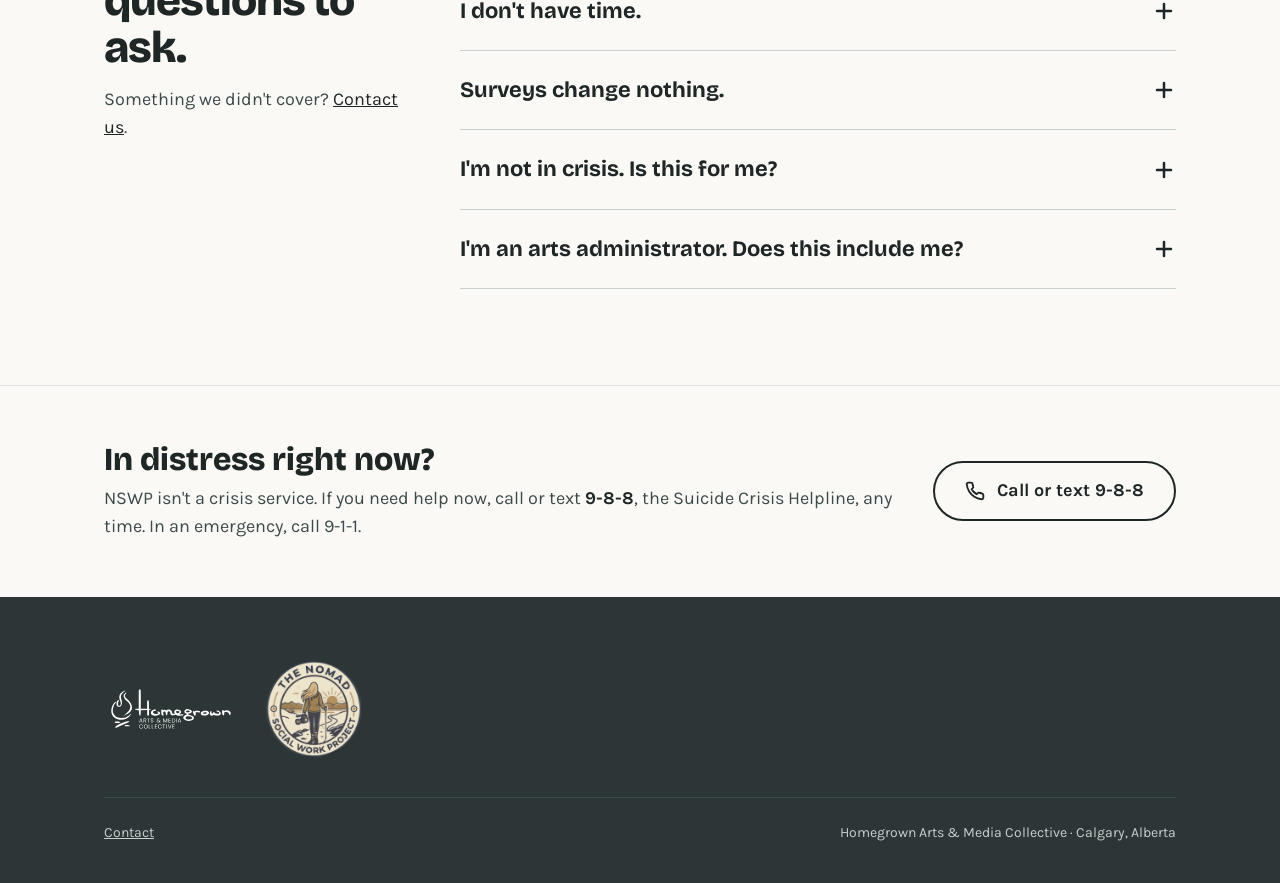
<file: nswp.html>
<!doctype html>
<html lang="en">
<head>
<script async src="https://www.googletagmanager.com/gtm.js?id=GTM-N6X9VNVV"></script>
<script>
  window.dataLayer = window.dataLayer || [];
  function gtag(){dataLayer.push(arguments);}
  gtag('js', new Date());
</script>

<script async src="https://www.googletagmanager.com/gtag/js?id=G-BBWDG3H8ZP"></script>
<script>
  window.dataLayer = window.dataLayer || [];
  function gtag(){dataLayer.push(arguments);}
  gtag('js', new Date());

  gtag('config', 'G-BBWDG3H8ZP');
</script>
<script type="text/javascript">
    (function(c,l,a,r,i,t,y){
        c[a]=c[a]||function(){(c[a].q=c[a].q||[]).push(arguments)};
        t=l.createElement(r);t.async=1;t.src="https://www.clarity.ms/tag/"+i;
        y=l.getElementsByTagName(r)[0];y.parentNode.insertBefore(t,y);
    })(window, document, "clarity", "script", "yo0bvsucyb");
</script>
<meta charset="utf-8">
<meta name="viewport" content="width=device-width, initial-scale=1">
<title>Nomad Social Work Project | Homegrown Arts &amp; Media Collective</title>
<meta name="description" content="The Nomad Social Work Project is Alberta's first embedded support program for the arts sector. Tell us what would actually help.">
<meta name="theme-color" content="#2c3636">
<link rel="icon" href="assets/favicon.jpg">
<link rel="preconnect" href="https://fonts.googleapis.com">
<link rel="preconnect" href="https://fonts.gstatic.com" crossorigin>
<link href="https://fonts.googleapis.com/css2?family=Bricolage+Grotesque:wght@700;800&amp;family=Karla:wght@400;500;700&amp;display=swap" rel="stylesheet">
<style>
:root {
  --charcoal-900: #1f2626;
  --charcoal-800: #2c3636;
  --charcoal-700: #3d4a4a;
  --teal-300: #c9cfcf;
  --teal-200: #dde1e1;
  --teal-100: #eef0f0;
  --gold-700: #a8760d;
  --gold-500: #fcbc2e;
  --ink-on-gold: #2c2205;
  --paper: #faf9f6;
  --white: #ffffff;
  --font-display: "Bricolage Grotesque", "Helvetica Neue", system-ui, sans-serif;
  --font-body: Karla, "Helvetica Neue", system-ui, sans-serif;
  --shell: 1200px;
  --gutter: 5%;
}

*, *::before, *::after { box-sizing: border-box; }
html { scroll-behavior: smooth; }
@media (prefers-reduced-motion: reduce) {
  html { scroll-behavior: auto; }
  * { transition-duration: 0.01ms !important; }
}
body {
  margin: 0;
  background: var(--paper);
  color: var(--charcoal-700);
  font-family: var(--font-body);
  font-size: 18px;
  line-height: 1.55;
  -webkit-font-smoothing: antialiased;
  overflow-x: hidden;
}
img { max-width: 100%; display: block; }
a { color: var(--charcoal-900); }
a:hover { color: var(--gold-700); }
a:focus-visible, summary:focus-visible {
  outline: 3px solid var(--gold-500);
  outline-offset: 3px;
  border-radius: 6px;
}
h1, h2, h3 { margin: 0; font-family: var(--font-display); color: var(--charcoal-900); }
p { margin: 0; }

.skip-link {
  position: absolute; left: 12px; top: -60px; z-index: 10;
  padding: 10px 16px; border-radius: 999px;
  background: var(--gold-500); color: var(--ink-on-gold); font-weight: 700; text-decoration: none;
}
.skip-link:focus { top: 12px; }

.shell { max-width: var(--shell); margin: 0 auto; padding-left: var(--gutter); padding-right: var(--gutter); }

.eyebrow {
  font-weight: 700; font-size: 15px; letter-spacing: 0.09em; text-transform: uppercase;
  color: var(--gold-700);
}
.eyebrow.on-dark { color: var(--teal-300); }

.hl {
  background: var(--gold-500); color: var(--ink-on-gold);
  padding: 0 0.14em; border-radius: 8px;
  -webkit-box-decoration-break: clone; box-decoration-break: clone;
}

.display {
  font-weight: 800; line-height: 1.08; letter-spacing: -0.02em;
  font-size: clamp(34px, 5vw, 48px);
}

.button {
  display: inline-flex; align-items: center; gap: 12px;
  min-height: 52px; padding: 14px 30px; border-radius: 999px;
  font-weight: 700; font-size: 18px; text-decoration: none;
  transition: background-color 140ms cubic-bezier(.2,.7,.3,1), color 140ms cubic-bezier(.2,.7,.3,1);
}
.button-gold { background: var(--gold-500); color: var(--ink-on-gold); }
.button-gold:hover { background: #fdcf66; color: var(--ink-on-gold); }
.button-outline { border: 2px solid var(--charcoal-900); color: var(--charcoal-900); }
.button-outline:hover { background: var(--charcoal-900); color: var(--paper); }
.button-outline-light { border: 2px solid var(--paper); color: var(--paper); }
.button-outline-light:hover { background: var(--paper); color: var(--charcoal-900); }

/* Decorative corner shapes on dark sections */
.dark-section { position: relative; overflow: hidden; background: var(--charcoal-800); }
.blob { position: absolute; pointer-events: none; }
.blob-tl { left: 0; top: 0; width: min(640px, 80vw); height: auto; }
.blob-br { right: 0; bottom: 0; width: min(380px, 50vw); height: auto; }
.dark-section > .shell { position: relative; }

/* ---- Global site header (mirrors css/styles.css, scoped so it doesn't
   collide with this page's own .shell / .button / .brand styles) ---- */
.hg-top {
  --hg-charcoal-deep: #344141; --hg-gold: #fcbc2e; --hg-green: #2d6a4f;
  --hg-paper: #ffffff; --hg-ink: #253030; --hg-soft: #e9e9e9;
  font-family: "Avenir Next", "Century Gothic", Arial, sans-serif;
  color: var(--hg-ink); line-height: 1.5; font-size: 16px;
  display: contents;
}
.hg-top a { color: inherit; }
.hg-top a:hover { color: inherit; }
.hg-top .shell { width: min(calc(100% - 2.5rem), 78rem); max-width: none; margin-inline: auto; padding: 0; }
.hg-top .funding-strip { background: var(--hg-gold); color: var(--hg-charcoal-deep); font-size: 0.875rem; font-weight: 750; }
.hg-top .funding-strip-inner { display: flex; justify-content: space-between; align-items: center; gap: 1rem; min-height: 2.65rem; flex-wrap: wrap; padding-block: 0.35rem; }
.hg-top .funding-strip-inner a { display: inline-flex; align-items: center; gap: 0.3rem; text-decoration: underline; text-underline-offset: 0.2rem; white-space: nowrap; }
.hg-top .site-header { background: var(--hg-paper); border-bottom: 1px solid rgba(52, 65, 65, 0.16); position: sticky; top: 0; z-index: 50; }
.hg-top .header-inner { display: flex; align-items: center; justify-content: space-between; gap: 1rem; min-height: 4.6rem; }
.hg-top .brand { display: block; width: 11rem; height: auto; padding-block: 0.55rem; overflow: hidden; }
.hg-top .brand img { width: 100%; height: auto; }
.hg-top .button {
  display: inline-flex; align-items: center; justify-content: center; gap: 0.55rem;
  min-height: 2.75rem; padding: 0.65rem 1rem; font-size: 0.9rem;
  border-radius: 999px; border: 2px solid transparent; font-weight: 850; line-height: 1.2;
  text-decoration: none; transition: transform 0.16s ease; cursor: pointer;
}
.hg-top .button:hover { transform: translateY(-2px); }
.hg-top .button-gold, .hg-top .button-gold:hover { background: var(--hg-gold); color: var(--hg-charcoal-deep); }
.hg-top .button-green, .hg-top .button-green:hover { background: var(--hg-green); color: var(--hg-paper); }
.hg-top .desktop-nav { display: none; align-items: center; gap: clamp(1rem, 2.4vw, 2rem); }
.hg-top .desktop-nav a:not(.button) { text-decoration: none; font-weight: 750; font-size: 0.95rem; }
.hg-top .desktop-nav a:not(.button):hover,
.hg-top .desktop-nav a[aria-current] { text-decoration: underline; text-underline-offset: 0.3rem; }
.hg-top .nav-dropdown { position: relative; }
.hg-top .nav-dropdown-toggle { display: inline-flex; align-items: center; gap: 0.35rem; background: none; border: none; padding: 0; cursor: pointer; font: inherit; font-weight: 750; font-size: 0.95rem; color: inherit; }
.hg-top .nav-dropdown-toggle svg { transition: transform 0.16s ease; }
.hg-top .nav-dropdown.open .nav-dropdown-toggle svg { transform: rotate(180deg); }
.hg-top .nav-dropdown-menu {
  position: absolute; top: calc(100% + 0.7rem); left: 50%; transform: translateX(-50%);
  min-width: 13rem; background: var(--hg-paper); border: 2px solid var(--hg-charcoal-deep);
  box-shadow: 0.4rem 0.4rem 0 var(--hg-gold); border-radius: 14px; padding: 0.5rem;
  display: none; flex-direction: column; z-index: 60;
}
.hg-top .nav-dropdown.open .nav-dropdown-menu { display: flex; }
.hg-top .nav-dropdown-menu a { padding: 0.6rem 0.75rem; font-weight: 750; font-size: 0.92rem; text-decoration: none; border-radius: 10px; }
.hg-top .nav-dropdown-menu a:hover { background: var(--hg-soft); }
.hg-top .mobile-nav { position: relative; }
.hg-top .mobile-nav > summary { display: flex; align-items: center; justify-content: center; cursor: pointer; border: 2px solid var(--hg-charcoal-deep); border-radius: 10px; padding: 0.5rem; list-style: none; }
.hg-top .mobile-nav > summary::-webkit-details-marker, .hg-top .mobile-nav > summary::marker { display: none; content: ""; }
.hg-top .mobile-nav[open] > summary svg { transform: rotate(90deg); }
.hg-top .mobile-nav nav {
  position: absolute; top: calc(100% + 0.6rem); right: 0; width: 15rem;
  max-height: calc(100vh - 9rem); overflow-y: auto;
  background: var(--hg-paper); border: 2px solid var(--hg-charcoal-deep); border-radius: 14px;
  box-shadow: 0.5rem 0.5rem 0 var(--hg-gold); padding: 0.75rem; display: flex; flex-direction: column;
}
.hg-top .mobile-nav nav a, .hg-top .mobile-subnav summary { padding: 0.5rem 0.75rem; font-weight: 800; line-height: 1.3; text-decoration: none; }
.hg-top .mobile-nav nav a:hover, .hg-top .mobile-subnav summary:hover { background: var(--hg-soft); border-radius: 10px; }
.hg-top .mobile-subnav { display: flex; flex-direction: column; }
.hg-top .mobile-subnav summary { display: flex; align-items: center; justify-content: space-between; cursor: pointer; list-style: none; }
.hg-top .mobile-subnav summary::-webkit-details-marker, .hg-top .mobile-subnav summary::marker { display: none; content: ""; }
.hg-top .mobile-subnav summary::after { content: ""; width: 0.45rem; height: 0.45rem; border-right: 2px solid currentColor; border-bottom: 2px solid currentColor; transform: rotate(45deg) translate(-2px, -2px); transition: transform 0.15s ease; }
.hg-top .mobile-subnav[open] summary::after { transform: rotate(225deg) translate(-2px, -2px); }
.hg-top .mobile-subnav[open] { margin-bottom: 0.25rem; }
.hg-top .mobile-nav nav .mobile-subnav a { margin-left: 0.75rem; padding-left: 0.75rem; border-left: 2px solid var(--hg-soft); border-radius: 0; font-weight: 700; }
@media (min-width: 981px) {
  .hg-top .desktop-nav { display: flex; }
  .hg-top .mobile-nav { display: none; }
  .hg-top .brand { width: 14rem; }
}
@media (max-width: 759px) {
  .hg-top .funding-strip-inner { align-items: flex-start; flex-direction: column; gap: 0.15rem; padding-block: 0.55rem; }
  .hg-top .funding-strip-inner a { white-space: normal; }
}

/* ---- Section sub-nav ---- */
.subnav { background: var(--charcoal-800); border-bottom: 1px solid var(--charcoal-700); }
.subnav .shell {
  padding-top: 12px; padding-bottom: 12px;
  display: flex; flex-wrap: wrap; align-items: center; justify-content: space-between; gap: 12px;
}
.crumbs { font-size: 14px; color: var(--teal-300); }
.crumbs a { color: var(--teal-300); }
.crumbs a:hover { color: var(--gold-500); }
.crumbs strong { color: var(--paper); }
.subnav nav { display: flex; flex-wrap: wrap; gap: 8px 22px; font-size: 15px; font-weight: 700; }
.subnav nav a { color: var(--paper); text-decoration: none; }
.subnav nav a:hover { color: var(--gold-500); }
section[id] { scroll-margin-top: 96px; }

/* ---- Hero ---- */
.hero .shell {
  padding-top: clamp(72px, 9vw, 128px); padding-bottom: clamp(64px, 8vw, 112px);
  display: flex; flex-wrap: wrap; align-items: center; gap: 56px;
}
.hero-copy { flex: 999 1 560px; min-width: 0; display: flex; flex-direction: column; align-items: flex-start; gap: 28px; }
.hero .eyebrow { font-size: 16px; }
.hero h1 {
  font-weight: 800; font-size: clamp(42px, 6.5vw, 72px); line-height: 1.06; letter-spacing: -0.025em;
  color: var(--paper);
}
.hero-lede { max-width: 620px; font-size: clamp(19px, 2vw, 22px); line-height: 1.5; color: var(--teal-200); }
.hero-actions { display: flex; flex-wrap: wrap; gap: 16px; padding-top: 8px; }
.crisis-note { font-size: 15px; color: var(--teal-300); }
.crisis-note strong { color: var(--paper); }
.hero-badge { flex: 1 1 280px; display: flex; justify-content: center; }
.hero-badge img { width: 300px; height: 300px; object-fit: contain; }

/* ---- About ---- */
.about .shell { padding-top: clamp(64px, 8vw, 96px); padding-bottom: clamp(64px, 8vw, 96px); }
.about-copy { max-width: 720px; display: flex; flex-direction: column; gap: 20px; }
.about-copy .lead { font-size: 20px; }

/* ---- How we work ---- */
.how { background: var(--teal-100); }
.how .shell {
  padding-top: clamp(64px, 8vw, 96px); padding-bottom: clamp(64px, 8vw, 96px);
  display: flex; flex-direction: column; gap: 40px;
}
.section-head { display: flex; flex-direction: column; gap: 14px; max-width: 720px; }
.section-head .lead { font-size: 20px; }
.cards { display: flex; flex-wrap: wrap; gap: 24px; }
.card {
  flex: 1 1 300px; background: var(--white); border: 1px solid var(--teal-200); border-radius: 18px;
  padding: 32px; display: flex; flex-direction: column; gap: 14px;
  box-shadow: 0 2px 8px rgba(44, 54, 54, 0.06);
}
.card-num {
  width: 52px; height: 52px; border-radius: 999px; background: var(--charcoal-800); color: var(--paper);
  display: flex; align-items: center; justify-content: center;
  font-family: var(--font-display); font-weight: 800; font-size: 24px;
}
.card h3 { font-weight: 700; font-size: 28px; }

/* ---- Take part ---- */
.take-part .shell {
  padding-top: clamp(88px, 9vw, 120px); padding-bottom: clamp(64px, 8vw, 96px);
  display: flex; flex-direction: column; gap: 40px;
}
.take-part .section-head { max-width: 760px; }
.take-part h2 { font-weight: 800; font-size: clamp(38px, 5.5vw, 56px); line-height: 1.06; letter-spacing: -0.02em; color: var(--paper); }
.take-part .lead { color: var(--teal-200); }
.options { display: flex; flex-wrap: wrap; gap: 24px; }
.option {
  flex: 1 1 420px; background: var(--paper); border-radius: 18px;
  padding: clamp(28px, 4vw, 40px); display: flex; flex-direction: column; gap: 18px;
}
.option-tag { display: flex; align-items: center; gap: 12px; color: var(--gold-700); }
.option-tag span { font-weight: 700; font-size: 14px; letter-spacing: 0.09em; text-transform: uppercase; }
.option h3 { font-weight: 800; font-size: clamp(27px, 3.4vw, 34px); line-height: 1.1; }
.option ul { margin: 0; padding-left: 20px; display: flex; flex-direction: column; gap: 6px; }
.option .button-row { display: flex; flex-wrap: wrap; gap: 12px; padding-top: 6px; }

/* ---- FAQ ---- */
.faq .shell {
  padding-top: clamp(64px, 8vw, 96px); padding-bottom: clamp(64px, 8vw, 96px);
  display: flex; flex-wrap: wrap; gap: 56px;
}
.faq-head { flex: 1 1 300px; display: flex; flex-direction: column; gap: 14px; }
.faq-head h2 { font-size: clamp(34px, 4.6vw, 44px); }
.faq-list { flex: 999 1 520px; min-width: 0; border-top: 1px solid var(--teal-300); }
.faq-list details { border-bottom: 1px solid var(--teal-300); }
.faq-list summary {
  cursor: pointer; list-style: none;
  display: flex; align-items: center; justify-content: space-between; gap: 16px;
  padding: 22px 0; min-height: 44px;
  font-family: var(--font-display); font-weight: 700; font-size: clamp(19px, 2.2vw, 22px); color: var(--charcoal-900);
}
.faq-list summary::-webkit-details-marker { display: none; }
.faq-list summary:hover { color: var(--gold-700); }
.faq-plus { flex: none; transition: transform 140ms cubic-bezier(.2,.7,.3,1); }
.faq-list details[open] .faq-plus { transform: rotate(45deg); }
.faq-list details p { margin: 0 0 22px; }

/* ---- Support band ---- */
.support { border-top: 1px solid var(--teal-200); }
.support .shell {
  padding-top: 56px; padding-bottom: 56px;
  display: flex; flex-wrap: wrap; align-items: center; gap: 32px;
}
.support-copy { flex: 1 1 420px; display: flex; flex-direction: column; gap: 8px; }
.support-copy h2 { font-weight: 800; font-size: 32px; line-height: 1.1; }
.support-copy strong { color: var(--charcoal-900); }

/* ---- Footer ---- */
.site-footer { background: var(--charcoal-800); color: var(--teal-300); }
.site-footer .shell { padding-top: 64px; padding-bottom: 40px; display: flex; flex-direction: column; gap: 40px; }
.footer-logos { display: flex; flex-wrap: wrap; align-items: center; gap: 28px; }
.footer-logos .hg-logo { height: 48px; width: auto; }
.footer-logos .badge { width: 96px; height: 96px; }
.footer-bottom {
  display: flex; flex-wrap: wrap; justify-content: space-between; gap: 16px;
  border-top: 1px solid var(--charcoal-700); padding-top: 24px; font-size: 14px;
}
.footer-bottom a { color: var(--teal-300); }
.footer-bottom a:hover { color: var(--gold-500); }

@media (max-width: 640px) {
  .hero-badge img { width: 220px; height: 220px; }
  .card { padding: 26px; }
}
</style>
<!-- Meta Pixel Code -->
<script>
!function(f,b,e,v,n,t,s)
{if(f.fbq)return;n=f.fbq=function(){n.callMethod?
n.callMethod.apply(n,arguments):n.queue.push(arguments)};
if(!f._fbq)f._fbq=n;n.push=n;n.loaded=!0;n.version='2.0';
n.queue=[];t=b.createElement(e);t.async=!0;
t.src=v;s=b.getElementsByTagName(e)[0];
s.parentNode.insertBefore(t,s)}(window, document,'script',
'https://connect.facebook.net/en_US/fbevents.js');
fbq('init', '2137911013458736');
fbq('track', 'PageView');
</script>
<noscript><img height="1" width="1" style="display:none"
src="https://www.facebook.com/tr?id=2137911013458736&ev=PageView&noscript=1"
/></noscript>
<!-- End Meta Pixel Code -->
</head>
<body>
<a class="skip-link" href="#main-content">Skip to main content</a>

<div class="hg-top">
<div class="funding-strip">
  <div class="shell funding-strip-inner">
    <span>SPARKS 2027 is Open!</span>
    <a href="/sparks">Learn more about SPARKS
      <svg xmlns="http://www.w3.org/2000/svg" width="14" height="14" viewBox="0 0 24 24" fill="none" stroke="currentColor" stroke-width="2" stroke-linecap="round" stroke-linejoin="round" aria-hidden="true"><path d="M5 12h14"></path><path d="m12 5 7 7-7 7"></path></svg>
    </a>
  </div>
</div>

<header class="site-header">
  <div class="shell header-inner">
    <a href="./" class="brand" aria-label="Homegrown Arts and Media Collective home">
      <img src="assets/homegrown-logo.svg" alt="Homegrown Arts and Media Collective" width="450" height="160">
    </a>
    <nav class="desktop-nav" aria-label="Main navigation">
      <a href="./">Home</a>
      <a href="resources" class="button button-green button-small">Resources</a>
      <a href="#programs">Programs</a>
      <a href="#watch">Watch</a>
      <div class="nav-dropdown">
        <button type="button" class="nav-dropdown-toggle" aria-expanded="false" aria-haspopup="true">Team <svg xmlns="http://www.w3.org/2000/svg" width="12" height="12" viewBox="0 0 24 24" fill="none" stroke="currentColor" stroke-width="2.5" stroke-linecap="round" stroke-linejoin="round" aria-hidden="true"><path d="m6 9 6 6 6-6"></path></svg></button>
        <div class="nav-dropdown-menu">
          <a href="#team">Staff</a>
        </div>
      </div>
      <a href="sponsor">Partnership</a>
      <a href="nswp" aria-current="page">NSWP</a>
      <div class="nav-dropdown">
        <button type="button" class="nav-dropdown-toggle" aria-expanded="false" aria-haspopup="true">SPARKS <svg xmlns="http://www.w3.org/2000/svg" width="12" height="12" viewBox="0 0 24 24" fill="none" stroke="currentColor" stroke-width="2.5" stroke-linecap="round" stroke-linejoin="round" aria-hidden="true"><path d="m6 9 6 6 6-6"></path></svg></button>
        <div class="nav-dropdown-menu">
          <a href="sparks">Information</a>
          <a href="sparks-quiz">Storyteller Quiz</a>
          <a href="sparks-application-mentee" target="_blank" rel="noreferrer">Apply as a Mentee</a>
          <a href="sparks-application-mentor" target="_blank" rel="noreferrer">Become a Mentor</a>
          <a href="login">Mentee Portal</a>
        </div>
      </div>
      <a href="#donate" class="button button-gold button-small">Donate</a>
    </nav>
    <details class="mobile-nav">
      <summary aria-label="Open navigation">
        <svg xmlns="http://www.w3.org/2000/svg" width="24" height="24" viewBox="0 0 24 24" fill="none" stroke="currentColor" stroke-width="2" stroke-linecap="round" stroke-linejoin="round" aria-hidden="true"><path d="M4 5h16"></path><path d="M4 12h16"></path><path d="M4 19h16"></path></svg>
      </summary>
      <nav aria-label="Mobile navigation">
        <a href="./">Home</a>
        <a href="resources">Resources</a>
        <a href="#programs">Programs</a>
        <a href="#watch">Watch</a>
        <a href="#team">Team &middot; Staff</a>
        <a href="sponsor">Partnership</a>
        <a href="nswp" aria-current="page">Nomad Social Work Project</a>
        <details class="mobile-subnav">
          <summary>SPARKS</summary>
          <a href="sparks">Information</a>
          <a href="sparks-quiz">Storyteller Quiz</a>
          <a href="sparks-application-mentee" target="_blank" rel="noreferrer">Apply as a Mentee</a>
          <a href="sparks-application-mentor" target="_blank" rel="noreferrer">Become a Mentor</a>
          <a href="login">Mentee Portal</a>
        </details>
        <a href="login">Member sign-in</a>
      </nav>
    </details>
  </div>
</header>
</div>

<div class="subnav">
  <div class="shell">
    <div class="crumbs"><a href="#programs">Programs</a> <span aria-hidden="true">/</span> <strong>Nomad Social Work Project</strong></div>
    <nav aria-label="NSWP section">
      <a href="#about">About</a>
      <a href="#how">How we work</a>
      <a href="#take-part">Take part</a>
      <a href="#faq">FAQ</a>
    </nav>
  </div>
</div>

<main id="main-content">

  <!-- Hero -->
  <section class="hero dark-section" id="top">
    <svg class="blob blob-tl" aria-hidden="true" width="640" height="200" viewBox="0 0 640 200"><path d="M0 0 H640 C560 150 410 215 250 190 C130 171 50 130 0 95 Z" fill="#3d4a4a"></path></svg>
    <svg class="blob blob-br" aria-hidden="true" width="380" height="260" viewBox="700 1090 380 260"><path d="M1080 1350 V1090 C990 1075 880 1115 800 1215 C765 1260 735 1310 705 1350 Z" fill="#3d4a4a"></path></svg>
    <div class="shell">
      <div class="hero-copy">
        <p class="eyebrow on-dark">Nomad Social Work Project</p>
        <h1>The <span class="hl">first</span> project of its kind in Alberta.</h1>
        <p class="hero-lede">Alberta's first embedded support program for the arts sector. Wellness that shows up where artists already work.</p>
        <div class="hero-actions">
          <a class="button button-gold" href="nswp-survey">Take the survey<svg aria-hidden="true" width="20" height="20" viewBox="0 0 24 24" fill="none" stroke="currentColor" stroke-width="2.5" stroke-linecap="round" stroke-linejoin="round"><path d="M5 12h14M13 6l6 6-6 6"></path></svg></a>
          <a class="button button-outline-light" href="mailto:katelyn@wearehomegrown.ca?subject=One-on-one%20session%20request">Book a one-on-one<svg aria-hidden="true" width="20" height="20" viewBox="0 0 24 24" fill="none" stroke="currentColor" stroke-width="2.5" stroke-linecap="round" stroke-linejoin="round"><path d="M5 12h14M13 6l6 6-6 6"></path></svg></a>
        </div>
        <p class="crisis-note">In distress right now? Call or text <strong>9-8-8</strong>, the Suicide Crisis Helpline.</p>
      </div>
      <div class="hero-badge">
        <img src="assets/nswp-badge.png" alt="The Nomad Social Work Project badge" width="452" height="452" fetchpriority="high">
      </div>
    </div>
  </section>

  <!-- About -->
  <section class="about" id="about">
    <div class="shell">
      <div class="about-copy">
        <p class="eyebrow">What NSWP is</p>
        <h2 class="display">Built by the sector, <span class="hl">for the sector.</span></h2>
        <p class="lead">An embedded social worker who shows up where artists and arts workers already are: studios, rehearsals, festivals and offices. No referral, no waitlist, no need to be in crisis.</p>
        <p>Right now we're listening. Before anything is built, artists and arts workers across Alberta tell us what would actually help.</p>
      </div>
    </div>
  </section>

  <!-- How we work -->
  <section class="how" id="how">
    <div class="shell">
      <div class="section-head">
        <p class="eyebrow">How we work</p>
        <h2 class="display">Low-barrier. <span class="hl">Trauma-informed.</span> Decolonized.</h2>
        <p class="lead">That's how NSWP is being built. Tell us what would make it work for you.</p>
      </div>
      <div class="cards">
        <article class="card">
          <div class="card-num" aria-hidden="true">1</div>
          <h3>Low-barrier</h3>
          <p>No referral, no paperwork to get started. Support comes to where you already work.</p>
        </article>
        <article class="card">
          <div class="card-num" aria-hidden="true">2</div>
          <h3>Trauma-informed</h3>
          <p>You set the pace and decide what you share. Safety is non-negotiable.</p>
        </article>
        <article class="card">
          <div class="card-num" aria-hidden="true">3</div>
          <h3>Decolonized</h3>
          <p>Support that doesn't assume there's one right way to be well. Your culture, community and lived experience shape what NSWP becomes. It's built with you, not around you.</p>
        </article>
      </div>
    </div>
  </section>

  <!-- Take part -->
  <section class="take-part dark-section" id="take-part">
    <svg class="blob blob-tl" aria-hidden="true" width="640" height="200" viewBox="0 0 640 200"><path d="M0 0 H640 C560 150 410 215 250 190 C130 171 50 130 0 95 Z" fill="#3d4a4a"></path></svg>
    <div class="shell">
      <div class="section-head">
        <p class="eyebrow on-dark">Take part</p>
        <h2>Your answers <span class="hl">decide</span> what gets built.</h2>
        <p class="lead">Two ways to have your say. Pick whichever feels right.</p>
      </div>
      <div class="options">
        <article class="option">
          <div class="option-tag"><svg aria-hidden="true" width="28" height="28" viewBox="0 0 24 24" fill="none" stroke="currentColor" stroke-width="2" stroke-linecap="round" stroke-linejoin="round"><path d="M9 11l3 3L22 4"></path><path d="M21 12v7a2 2 0 0 1-2 2H5a2 2 0 0 1-2-2V5a2 2 0 0 1 2-2h11"></path></svg><span>Survey</span></div>
          <h3>5 minutes. Private. What would actually help?</h3>
          <ul>
            <li>For Alberta artists and arts workers, with a separate survey for arts administrators</li>
            <li>Answers are shared as a group. No one is quoted.</li>
          </ul>
          <div class="button-row">
            <a class="button button-gold" href="nswp-survey">Take the survey<svg aria-hidden="true" width="20" height="20" viewBox="0 0 24 24" fill="none" stroke="currentColor" stroke-width="2.5" stroke-linecap="round" stroke-linejoin="round"><path d="M5 12h14M13 6l6 6-6 6"></path></svg></a>
          </div>
        </article>
        <article class="option">
          <div class="option-tag"><svg aria-hidden="true" width="28" height="28" viewBox="0 0 24 24" fill="none" stroke="currentColor" stroke-width="2" stroke-linecap="round" stroke-linejoin="round"><path d="M21 15a2 2 0 0 1-2 2H7l-4 4V5a2 2 0 0 1 2-2h14a2 2 0 0 1 2 2z"></path></svg><span>One-on-one</span></div>
          <h3>Rather talk it through? Book a one-on-one.</h3>
          <ul>
            <li>A private conversation with our social worker</li>
            <li>Email Katelyn to set up a time that works for you</li>
          </ul>
          <div class="button-row">
            <a class="button button-outline" href="mailto:katelyn@wearehomegrown.ca?subject=One-on-one%20session%20request">Book a one-on-one<svg aria-hidden="true" width="20" height="20" viewBox="0 0 24 24" fill="none" stroke="currentColor" stroke-width="2.5" stroke-linecap="round" stroke-linejoin="round"><path d="M5 12h14M13 6l6 6-6 6"></path></svg></a>
          </div>
        </article>
      </div>
    </div>
  </section>

  <!-- FAQ -->
  <section class="faq" id="faq">
    <div class="shell">
      <div class="faq-head">
        <p class="eyebrow">Questions</p>
        <h2 class="display">Good questions to ask.</h2>
        <p>Something we didn't cover? <a href="mailto:community@wearehomegrown.ca">Contact us</a>.</p>
      </div>
      <div class="faq-list">
        <details>
          <summary>Is it confidential?<svg class="faq-plus" aria-hidden="true" width="24" height="24" viewBox="0 0 24 24" fill="none" stroke="currentColor" stroke-width="2.5" stroke-linecap="round"><path d="M12 5v14M5 12h14"></path></svg></summary>
          <p>Yes. Answers are shared as a group and no one is quoted. Leaving your name and email at the end is optional, and only used to invite you to our community chats.</p>
        </details>
        <details>
          <summary>I don't have time.<svg class="faq-plus" aria-hidden="true" width="24" height="24" viewBox="0 0 24 24" fill="none" stroke="currentColor" stroke-width="2.5" stroke-linecap="round"><path d="M12 5v14M5 12h14"></path></svg></summary>
          <p>It takes about 5 minutes.</p>
        </details>
        <details>
          <summary>Surveys change nothing.<svg class="faq-plus" aria-hidden="true" width="24" height="24" viewBox="0 0 24 24" fill="none" stroke="currentColor" stroke-width="2.5" stroke-linecap="round"><path d="M12 5v14M5 12h14"></path></svg></summary>
          <p>This one comes first. Your answers shape the program before it exists.</p>
        </details>
        <details>
          <summary>I'm not in crisis. Is this for me?<svg class="faq-plus" aria-hidden="true" width="24" height="24" viewBox="0 0 24 24" fill="none" stroke="currentColor" stroke-width="2.5" stroke-linecap="round"><path d="M12 5v14M5 12h14"></path></svg></summary>
          <p>Yes. You don't have to be struggling to have a say.</p>
        </details>
        <details>
          <summary>I'm an arts administrator. Does this include me?<svg class="faq-plus" aria-hidden="true" width="24" height="24" viewBox="0 0 24 24" fill="none" stroke="currentColor" stroke-width="2.5" stroke-linecap="round"><path d="M12 5v14M5 12h14"></path></svg></summary>
          <p>Yes. You hold the sector together, and you're allowed to need support too. There's a survey just for arts administrators: <a href="nswp-survey?for=admin">take it here</a>.</p>
        </details>
      </div>
    </div>
  </section>

  <!-- Support band -->
  <section class="support" aria-labelledby="support-title">
    <div class="shell">
      <div class="support-copy">
        <h2 id="support-title">In distress right now?</h2>
        <p>NSWP isn't a crisis service. If you need help now, call or text <strong>9-8-8</strong>, the Suicide Crisis Helpline, any time. In an emergency, call 9-1-1.</p>
      </div>
      <a class="button button-outline" href="tel:988"><svg aria-hidden="true" width="20" height="20" viewBox="0 0 24 24" fill="none" stroke="currentColor" stroke-width="2.25" stroke-linecap="round" stroke-linejoin="round"><path d="M22 16.9v3a2 2 0 0 1-2.2 2 19.8 19.8 0 0 1-8.6-3.1 19.5 19.5 0 0 1-6-6A19.8 19.8 0 0 1 2.1 4.2 2 2 0 0 1 4.1 2h3a2 2 0 0 1 2 1.7c.1.9.4 1.8.7 2.7a2 2 0 0 1-.5 2.1L8 9.8a16 16 0 0 0 6 6l1.3-1.3a2 2 0 0 1 2.1-.4c.9.3 1.8.6 2.7.7a2 2 0 0 1 1.7 2z"></path></svg>Call or text 9-8-8</a>
    </div>
  </section>

</main>

<footer class="site-footer">
  <div class="shell">
    <div class="footer-logos">
      <a href="./"><img class="hg-logo" src="assets/homegrown-logo-white.svg" alt="Homegrown Arts &amp; Media Collective, home" width="450" height="160"></a>
      <img class="badge" src="assets/nswp-badge.png" alt="The Nomad Social Work Project badge" width="452" height="452" loading="lazy">
    </div>
    <div class="footer-bottom">
      <span><a href="mailto:community@wearehomegrown.ca">Contact</a></span>
      <span>Homegrown Arts &amp; Media Collective &middot; Calgary, Alberta</span>
    </div>
  </div>
</footer>
<script src="js/main.js" defer></script>
</body>
</html>
</file>
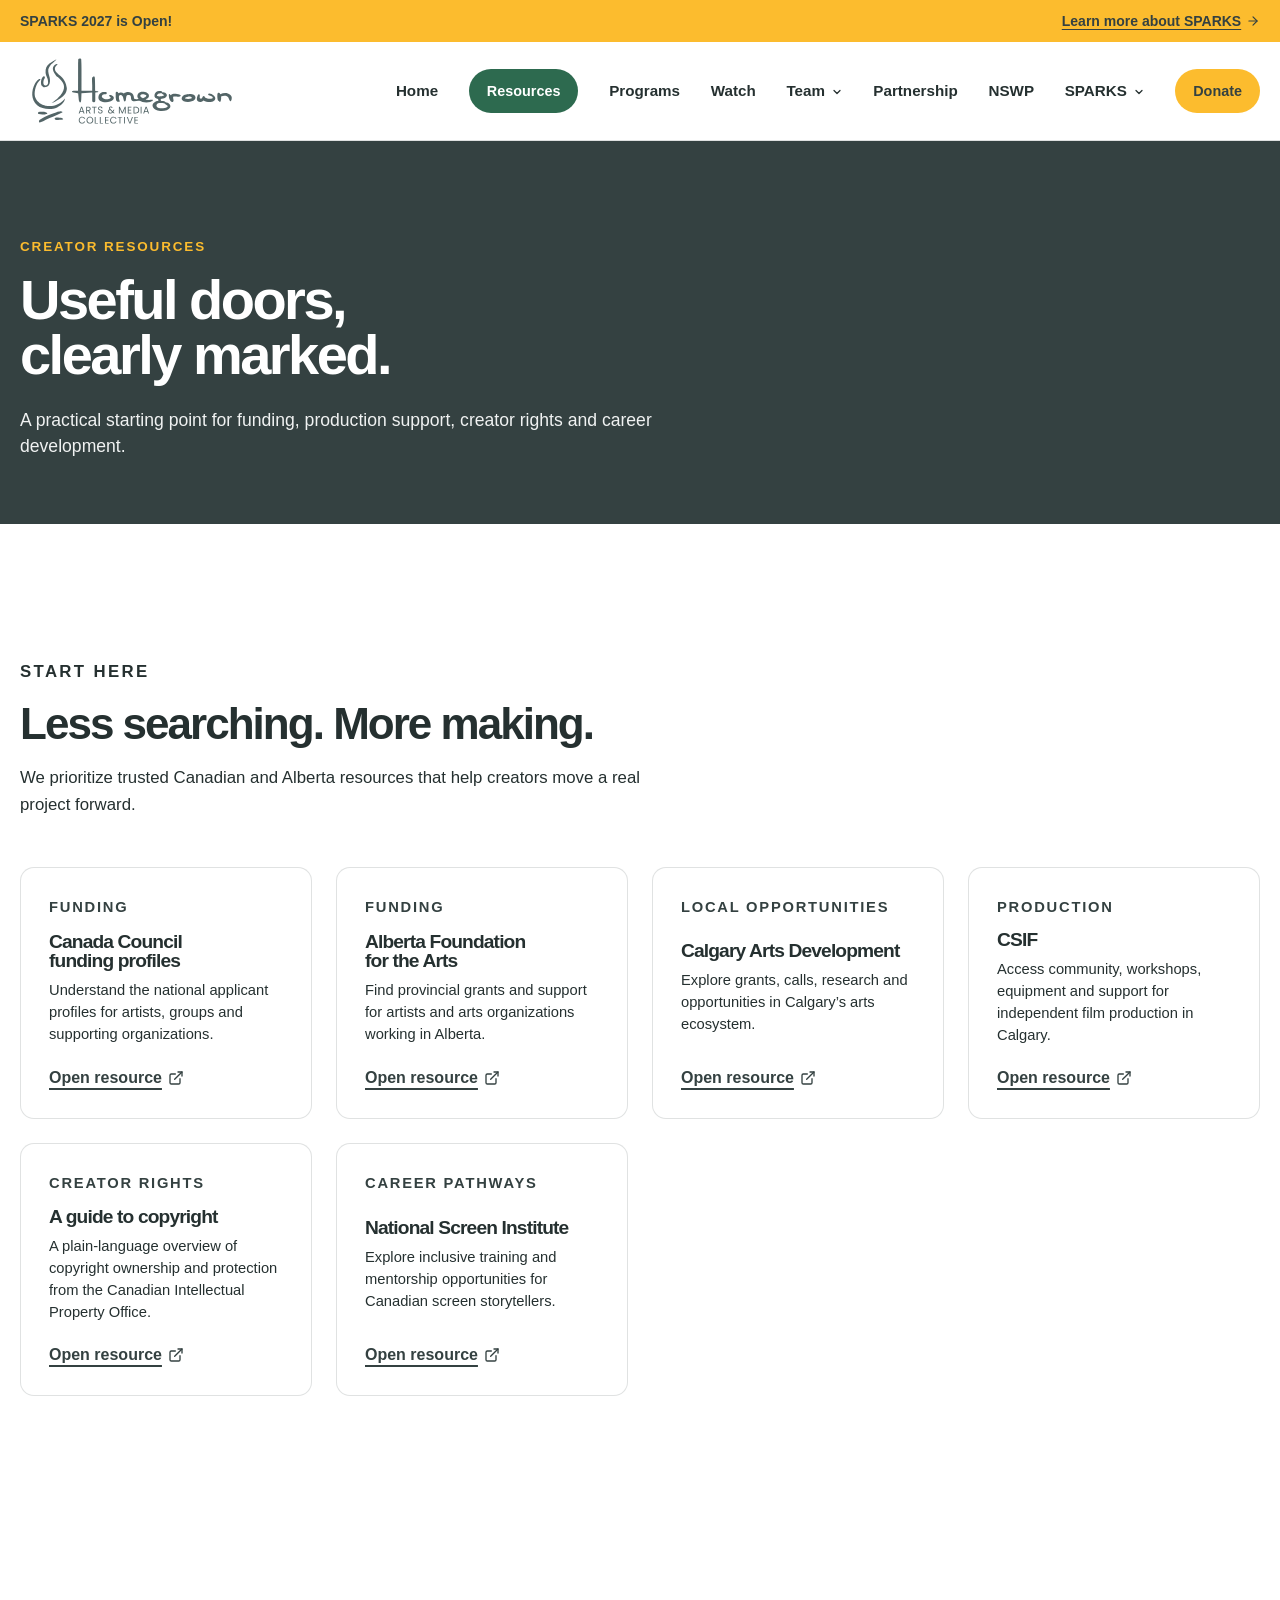
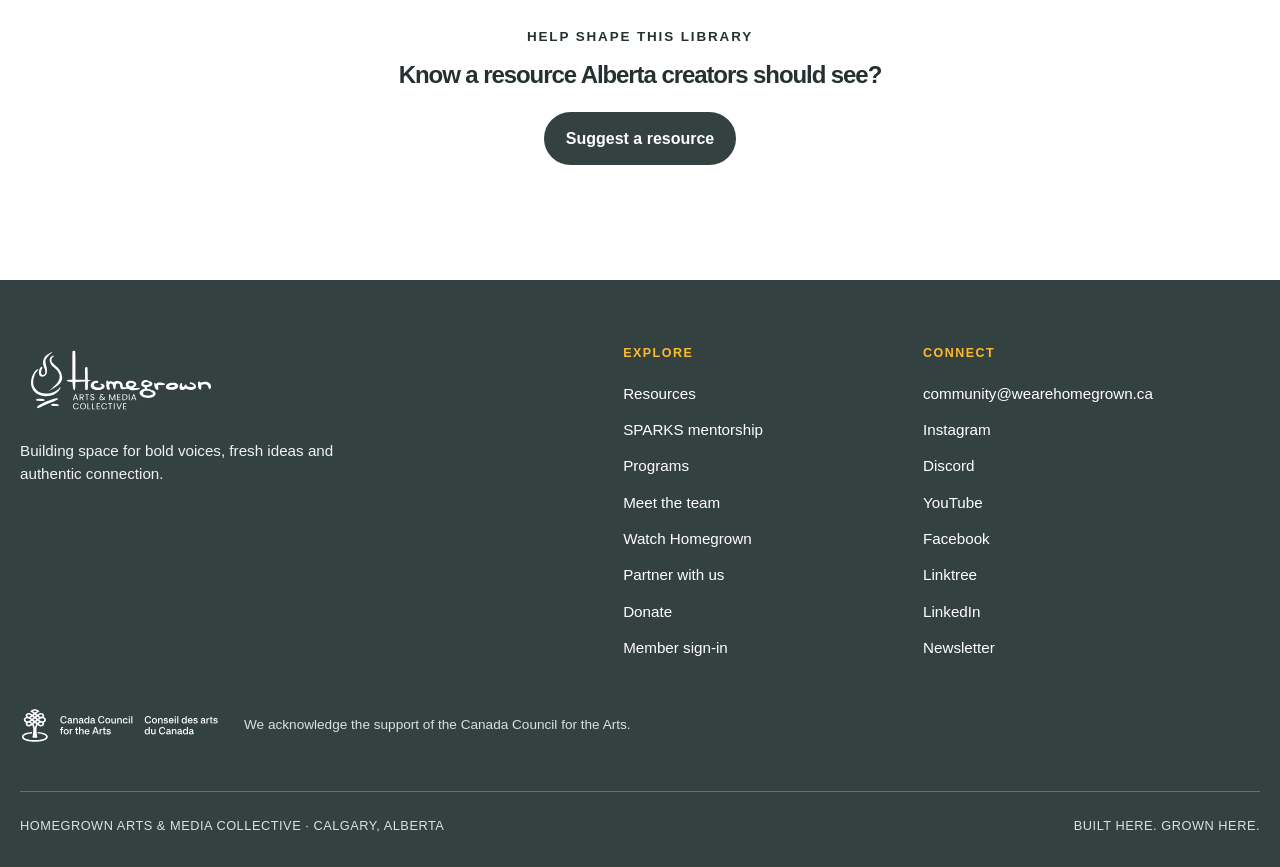
<file: resources.html>
<!doctype html>
<html lang="en">
<head>
<script async src="https://www.googletagmanager.com/gtm.js?id=GTM-N6X9VNVV"></script>
<script>
  window.dataLayer = window.dataLayer || [];
  function gtag(){dataLayer.push(arguments);}
  gtag('js', new Date());
</script>

<script async src="https://www.googletagmanager.com/gtag/js?id=G-BBWDG3H8ZP"></script>
<script>
  window.dataLayer = window.dataLayer || [];
  function gtag(){dataLayer.push(arguments);}
  gtag('js', new Date());

  gtag('config', 'G-BBWDG3H8ZP');
</script>
<script type="text/javascript">
    (function(c,l,a,r,i,t,y){
        c[a]=c[a]||function(){(c[a].q=c[a].q||[]).push(arguments)};
        t=l.createElement(r);t.async=1;t.src="https://www.clarity.ms/tag/"+i;
        y=l.getElementsByTagName(r)[0];y.parentNode.insertBefore(t,y);
    })(window, document, "clarity", "script", "yo0bvsucyb");
</script>
<meta charset="utf-8">
<meta name="viewport" content="width=device-width, initial-scale=1">
<title>Creator Resources | Homegrown Arts &amp; Media Collective</title>
<meta name="description" content="Homegrown builds paid, supported pathways for emerging Alberta creators through mentorship, production, public presentation and partnership.">
<meta name="theme-color" content="#344141">
<link rel="icon" href="assets/favicon.jpg">
<link rel="shortcut icon" href="assets/favicon.jpg">
<link rel="stylesheet" href="css/styles.css">
<!-- Meta Pixel Code -->
<script>
!function(f,b,e,v,n,t,s)
{if(f.fbq)return;n=f.fbq=function(){n.callMethod?
n.callMethod.apply(n,arguments):n.queue.push(arguments)};
if(!f._fbq)f._fbq=n;n.push=n;n.loaded=!0;n.version='2.0';
n.queue=[];t=b.createElement(e);t.async=!0;
t.src=v;s=b.getElementsByTagName(e)[0];
s.parentNode.insertBefore(t,s)}(window, document,'script',
'https://connect.facebook.net/en_US/fbevents.js');
fbq('init', '2137911013458736');
fbq('track', 'PageView');
</script>
<noscript><img height="1" width="1" style="display:none"
src="https://www.facebook.com/tr?id=2137911013458736&ev=PageView&noscript=1"
/></noscript>
<!-- End Meta Pixel Code -->
</head>
<body>
<a class="skip-link" href="#main-content">Skip to main content</a>

<div class="funding-strip">
  <div class="shell funding-strip-inner">
    <span>SPARKS 2027 is Open!</span>
    <a href="/sparks">Learn more about SPARKS
      <svg xmlns="http://www.w3.org/2000/svg" width="14" height="14" viewBox="0 0 24 24" fill="none" stroke="currentColor" stroke-width="2" stroke-linecap="round" stroke-linejoin="round" aria-hidden="true"><path d="M5 12h14"></path><path d="m12 5 7 7-7 7"></path></svg>
    </a>
  </div>
</div>

<header class="site-header">
  <div class="shell header-inner">
    <a href="./" class="brand" aria-label="Homegrown Arts and Media Collective home">
      <img src="assets/homegrown-logo.svg" alt="Homegrown Arts and Media Collective" width="450" height="160">
    </a>
    <nav class="desktop-nav" aria-label="Main navigation">
      <a href="./">Home</a>
      <a href="resources" class="button button-green button-small">Resources</a>
      <a href="./#programs">Programs</a>
      <a href="./#watch">Watch</a>
      <div class="nav-dropdown">
        <button type="button" class="nav-dropdown-toggle" aria-expanded="false" aria-haspopup="true">Team <svg xmlns="http://www.w3.org/2000/svg" width="12" height="12" viewBox="0 0 24 24" fill="none" stroke="currentColor" stroke-width="2.5" stroke-linecap="round" stroke-linejoin="round" aria-hidden="true"><path d="m6 9 6 6 6-6"></path></svg></button>
        <div class="nav-dropdown-menu">
          <a href="./#team">Staff</a>
        </div>
      </div>
      <a href="sponsor">Partnership</a>
      <a href="nswp">NSWP</a>
      <div class="nav-dropdown">
        <button type="button" class="nav-dropdown-toggle" aria-expanded="false" aria-haspopup="true">SPARKS <svg xmlns="http://www.w3.org/2000/svg" width="12" height="12" viewBox="0 0 24 24" fill="none" stroke="currentColor" stroke-width="2.5" stroke-linecap="round" stroke-linejoin="round" aria-hidden="true"><path d="m6 9 6 6 6-6"></path></svg></button>
        <div class="nav-dropdown-menu">
          <a href="sparks">Information</a>
          <a href="sparks-quiz">Storyteller Quiz</a>
          <a href="sparks-application-mentee" target="_blank" rel="noreferrer">Apply as a Mentee</a>
          <a href="sparks-application-mentor" target="_blank" rel="noreferrer">Become a Mentor</a>
          <a href="login">Mentee Portal</a>
        </div>
      </div>
      <a href="./#donate" class="button button-gold button-small">Donate</a>
    </nav>
    <details class="mobile-nav">
      <summary aria-label="Open navigation">
        <svg xmlns="http://www.w3.org/2000/svg" width="24" height="24" viewBox="0 0 24 24" fill="none" stroke="currentColor" stroke-width="2" stroke-linecap="round" stroke-linejoin="round" aria-hidden="true"><path d="M4 5h16"></path><path d="M4 12h16"></path><path d="M4 19h16"></path></svg>
      </summary>
      <nav aria-label="Mobile navigation">
        <a href="./">Home</a>
        <a href="resources">Resources</a>
        <a href="./#programs">Programs</a>
        <a href="./#watch">Watch</a>
        <a href="./#team">Team &middot; Staff</a>
        <a href="sponsor">Partnership</a>
        <a href="nswp">Nomad Social Work Project</a>
        <details class="mobile-subnav">
          <summary>SPARKS</summary>
          <a href="sparks">Information</a>
          <a href="sparks-quiz">Storyteller Quiz</a>
          <a href="sparks-application-mentee" target="_blank" rel="noreferrer">Apply as a Mentee</a>
          <a href="sparks-application-mentor" target="_blank" rel="noreferrer">Become a Mentor</a>
          <a href="login">Mentee Portal</a>
        </details>
        <a href="login">Member sign-in</a>
      </nav>
    </details>
  </div>
</header>

<main id="main-content">

  <section class="page-hero">
    <div class="shell">
      <p class="eyebrow gold">Creator resources</p>
      <h1>Useful doors, clearly marked.</h1>
      <p class="lede">A practical starting point for funding, production support, creator rights and career development.</p>
    </div>
  </section>

  <section class="section section-light">
    <div class="shell">
      <div class="section-heading wide">
        <p class="eyebrow">Start here</p>
        <h2>Less searching. More making.</h2>
        <p>We prioritize trusted Canadian and Alberta resources that help creators move a real project forward.</p>
      </div>
      <div class="resource-grid">
        <article class="resource-card">
          <p class="card-label" style="color:var(--color-charcoal-deep);">Funding</p>
          <h3>Canada Council funding profiles</h3>
          <p>Understand the national applicant profiles for artists, groups and supporting organizations.</p>
          <a class="text-link" href="https://canadacouncil.ca/funding/resources/profiles" target="_blank" rel="noreferrer">Open resource
            <svg xmlns="http://www.w3.org/2000/svg" width="16" height="16" viewBox="0 0 24 24" fill="none" stroke="currentColor" stroke-width="2" stroke-linecap="round" stroke-linejoin="round" aria-hidden="true"><path d="M15 3h6v6"></path><path d="M10 14 21 3"></path><path d="M18 13v6a2 2 0 0 1-2 2H5a2 2 0 0 1-2-2V8a2 2 0 0 1 2-2h6"></path></svg>
          </a>
        </article>
        <article class="resource-card">
          <p class="card-label" style="color:var(--color-charcoal-deep);">Funding</p>
          <h3>Alberta Foundation for the Arts</h3>
          <p>Find provincial grants and support for artists and arts organizations working in Alberta.</p>
          <a class="text-link" href="https://www.affta.ab.ca/funding/find-funding" target="_blank" rel="noreferrer">Open resource
            <svg xmlns="http://www.w3.org/2000/svg" width="16" height="16" viewBox="0 0 24 24" fill="none" stroke="currentColor" stroke-width="2" stroke-linecap="round" stroke-linejoin="round" aria-hidden="true"><path d="M15 3h6v6"></path><path d="M10 14 21 3"></path><path d="M18 13v6a2 2 0 0 1-2 2H5a2 2 0 0 1-2-2V8a2 2 0 0 1 2-2h6"></path></svg>
          </a>
        </article>
        <article class="resource-card">
          <p class="card-label" style="color:var(--color-charcoal-deep);">Local opportunities</p>
          <h3>Calgary Arts Development</h3>
          <p>Explore grants, calls, research and opportunities in Calgary&rsquo;s arts ecosystem.</p>
          <a class="text-link" href="https://calgaryartsdevelopment.com/" target="_blank" rel="noreferrer">Open resource
            <svg xmlns="http://www.w3.org/2000/svg" width="16" height="16" viewBox="0 0 24 24" fill="none" stroke="currentColor" stroke-width="2" stroke-linecap="round" stroke-linejoin="round" aria-hidden="true"><path d="M15 3h6v6"></path><path d="M10 14 21 3"></path><path d="M18 13v6a2 2 0 0 1-2 2H5a2 2 0 0 1-2-2V8a2 2 0 0 1 2-2h6"></path></svg>
          </a>
        </article>
        <article class="resource-card">
          <p class="card-label" style="color:var(--color-charcoal-deep);">Production</p>
          <h3>CSIF</h3>
          <p>Access community, workshops, equipment and support for independent film production in Calgary.</p>
          <a class="text-link" href="https://csif.org/" target="_blank" rel="noreferrer">Open resource
            <svg xmlns="http://www.w3.org/2000/svg" width="16" height="16" viewBox="0 0 24 24" fill="none" stroke="currentColor" stroke-width="2" stroke-linecap="round" stroke-linejoin="round" aria-hidden="true"><path d="M15 3h6v6"></path><path d="M10 14 21 3"></path><path d="M18 13v6a2 2 0 0 1-2 2H5a2 2 0 0 1-2-2V8a2 2 0 0 1 2-2h6"></path></svg>
          </a>
        </article>
        <article class="resource-card">
          <p class="card-label" style="color:var(--color-charcoal-deep);">Creator rights</p>
          <h3>A guide to copyright</h3>
          <p>A plain-language overview of copyright ownership and protection from the Canadian Intellectual Property Office.</p>
          <a class="text-link" href="https://ised-isde.canada.ca/site/canadian-intellectual-property-office/en/guide-copyright" target="_blank" rel="noreferrer">Open resource
            <svg xmlns="http://www.w3.org/2000/svg" width="16" height="16" viewBox="0 0 24 24" fill="none" stroke="currentColor" stroke-width="2" stroke-linecap="round" stroke-linejoin="round" aria-hidden="true"><path d="M15 3h6v6"></path><path d="M10 14 21 3"></path><path d="M18 13v6a2 2 0 0 1-2 2H5a2 2 0 0 1-2-2V8a2 2 0 0 1 2-2h6"></path></svg>
          </a>
        </article>
        <article class="resource-card">
          <p class="card-label" style="color:var(--color-charcoal-deep);">Career pathways</p>
          <h3>National Screen Institute</h3>
          <p>Explore inclusive training and mentorship opportunities for Canadian screen storytellers.</p>
          <a class="text-link" href="https://nsi-canada.ca/programs/" target="_blank" rel="noreferrer">Open resource
            <svg xmlns="http://www.w3.org/2000/svg" width="16" height="16" viewBox="0 0 24 24" fill="none" stroke="currentColor" stroke-width="2" stroke-linecap="round" stroke-linejoin="round" aria-hidden="true"><path d="M15 3h6v6"></path><path d="M10 14 21 3"></path><path d="M18 13v6a2 2 0 0 1-2 2H5a2 2 0 0 1-2-2V8a2 2 0 0 1 2-2h6"></path></svg>
          </a>
        </article>
      </div>
    </div>
  </section>

  <section class="section final-cta">
    <div class="shell final-cta-inner">
      <p class="eyebrow">Help shape this library</p>
      <h2>Know a resource Alberta creators should see?</h2>
      <div class="button-row centered">
        <a class="button button-charcoal" href="mailto:community@wearehomegrown.ca?subject=Creator%20resource%20suggestion">Suggest a resource</a>
      </div>
    </div>
  </section>

</main>

<footer class="site-footer">
  <div class="shell footer-grid">
    <div class="footer-brand">
      <a href="./" aria-label="Homegrown Arts and Media Collective home">
        <img class="footer-logo" src="assets/homegrown-logo-white.svg" alt="Homegrown Arts and Media Collective" width="450" height="160">
      </a>
      <p>Building space for bold voices, fresh ideas and authentic connection.</p>
    </div>
    <div>
      <p class="footer-heading">Explore</p>
      <nav class="footer-links" aria-label="Explore Homegrown">
        <a href="resources">Resources</a>
        <a href="sparks">SPARKS mentorship</a>
        <a href="./#programs">Programs</a>
        <a href="./#team">Meet the team</a>
        <a href="./#watch">Watch Homegrown</a>
        <a href="sponsor">Partner with us</a>
        <a href="./#donate">Donate</a>
        <a href="login">Member sign-in</a>
      </nav>
    </div>
    <div>
      <p class="footer-heading">Connect</p>
      <nav class="footer-links" aria-label="Connect with Homegrown">
        <a href="mailto:community@wearehomegrown.ca">community@wearehomegrown.ca</a>
        <a href="https://www.instagram.com/weare.homegrown/" target="_blank" rel="noreferrer">Instagram</a>
        <a href="https://discord.gg/K6RRTGsyr2" target="_blank" rel="noreferrer">Discord</a>
        <a href="https://www.youtube.com/@we.are.homegrown" target="_blank" rel="noreferrer">YouTube</a>
        <a href="https://www.facebook.com/HomegrownAMC/" target="_blank" rel="noreferrer">Facebook</a>
        <a href="https://linktr.ee/HomegrownAMC" target="_blank" rel="noreferrer">Linktree</a>
        <a href="https://www.linkedin.com/company/we-are-homegrown/" target="_blank" rel="noreferrer">LinkedIn</a>
        <a href="https://wearehomegrown.kit.com/a77880c4d2" target="_blank" rel="noreferrer">Newsletter</a>
      </nav>
    </div>
  </div>
  <div class="shell footer-acknowledgement">
    <a href="https://canadacouncil.ca/" target="_blank" rel="noreferrer" aria-label="Canada Council for the Arts website">
      <img src="assets/canada-council-logo-white.svg" alt="Canada Council for the Arts" width="200" height="35">
    </a>
    <p>We acknowledge the support of the Canada Council for the Arts.</p>
  </div>

  <div class="shell footer-bottom">
    <span>Homegrown Arts &amp; Media Collective &middot; Calgary, Alberta</span>
    <span>Built here. Grown here.</span>
  </div>
</footer>

<script src="js/main.js" defer></script>
</body>
</html>
</file>
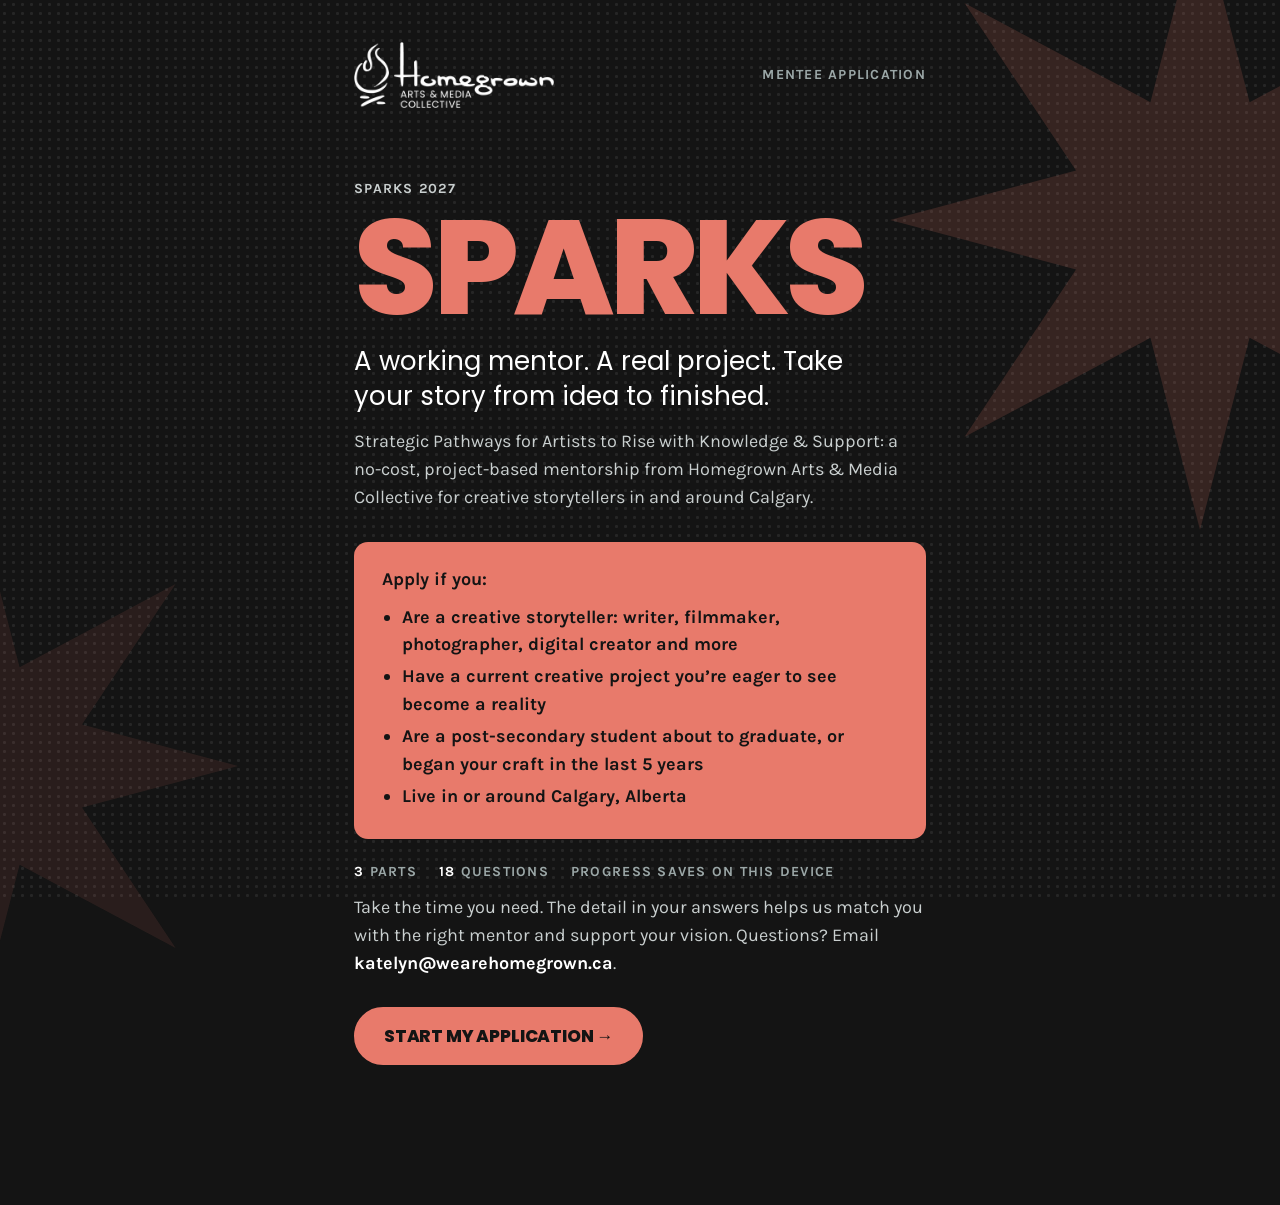
<file: sparks-application-mentee.html>
<!DOCTYPE html>
<html lang="en">
<head>
<meta charset="utf-8">
<meta name="viewport" content="width=device-width, initial-scale=1">
<title>SPARKS Mentee Application | Homegrown Arts &amp; Media Collective</title>
<link rel="preconnect" href="https://fonts.googleapis.com">
<link rel="preconnect" href="https://fonts.gstatic.com" crossorigin>
<link href="https://fonts.googleapis.com/css2?family=Karla:wght@400;700&family=Poppins:wght@400;800&display=swap" rel="stylesheet">
<style>
/* VOICE: bold, warm, direct; the SPARKS campaign's own voice, applied to an application people take their time with
   IDEA: the campaign carousel, continued. Each question is the next slide; a coral starburst marks progress
   PICTURE: the halftone dark ground and coral starburst from the campaign boards, with the progress star moving along a rule
   COLOUR and TYPE: #141414 halftone, white ink, coral #e87a6b lead, gold #fcbc2e support; Poppins 800 caps headlines, Karla labels and body
   LAYOUT: one question per screen, rounded blocks, solid coral callouts, review before send */
:root{color-scheme:dark;--bg:#141414;--card:#1c1c1c;--card2:#232323;--ink:#fff;--soft:#c9cfcf;--mut:#9ba7a7;--line:#353535;--acc:#e87a6b;--gold:#fcbc2e;--err:#ff9d8f;--r:14px;--r-sm:10px;--pill:999px}
*{box-sizing:border-box;min-width:0}
html,body{margin:0;min-height:100%}
body{background:var(--bg) radial-gradient(circle,rgba(255,255,255,.08) 1.3px,transparent 1.7px) 0 0/9px 9px fixed;color:var(--ink);font:17px/1.55 Karla,'Helvetica Neue',system-ui,sans-serif;-webkit-font-smoothing:antialiased;overflow-x:clip}
.burst{position:fixed;z-index:0;pointer-events:none;fill:var(--acc);opacity:.16}
.burst.a{width:min(70vw,620px);right:-18vw;top:-10vh}
.burst.b{width:min(60vw,520px);left:-22vw;bottom:-14vh;opacity:.1}
h1,h2,.disp{font-family:Poppins,'Helvetica Neue',sans-serif;font-weight:800;line-height:1;letter-spacing:-.03em;text-transform:uppercase;text-wrap:balance;margin:0}
h2{font-size:clamp(28px,5vw,44px)}
p{margin:0}
.lbl{font:700 14px Karla,sans-serif;letter-spacing:.09em;text-transform:uppercase;color:var(--mut)}
.wrap{position:relative;z-index:1;max-width:700px;margin:0 auto;padding:0 max(5vw,18px)}
header.top{position:sticky;top:0;z-index:20;background:linear-gradient(var(--bg) 72%,rgba(20,20,20,0));padding:18px 0 20px}
.brand{display:flex;justify-content:space-between;align-items:center;gap:12px;margin-bottom:14px}
.brand img{height:30px;width:auto;display:block}
.fuse{position:relative;height:22px}
.fuse .rail{position:absolute;left:0;right:0;top:10px;height:2px;background:var(--line);border-radius:var(--pill)}
.fuse .burn{position:absolute;left:0;top:9px;height:4px;background:var(--acc);border-radius:var(--pill);transition:width .5s ease}
.fuse .ember{position:absolute;top:0;width:22px;height:22px;margin-left:-11px;fill:var(--acc);transition:left .5s ease}
.chaps{display:grid;grid-template-columns:repeat(3,minmax(0,1fr));margin-top:6px}
.chaps span{font:700 13px Karla,'Helvetica Neue',Arial,sans-serif;letter-spacing:.09em;text-transform:uppercase;color:#6f7878}
.chaps span:nth-child(2){text-align:center}.chaps span:nth-child(3){text-align:right}
.chaps .on{color:var(--acc)}
main{position:relative;z-index:1;padding:14px 0 130px}
.screen.enter{animation:rise .35s ease both}
@keyframes rise{from{opacity:0;transform:translateY(14px)}}
.qno{margin-bottom:14px}
.qno b{color:var(--acc)}
.sub{color:var(--soft);margin-top:14px;max-width:60ch;font-size:18px}
.stack{display:grid;gap:20px;margin-top:30px}
label.f{display:grid;gap:8px;font-weight:700}
label.f small{color:var(--mut);font-weight:400}
.req{color:var(--acc)}
input[type=text],input[type=email],input[type=tel],input[type=url],textarea{width:100%;font:17px/1.5 Karla,sans-serif;color:var(--ink);background:var(--card);border:2px solid var(--line);border-radius:var(--r-sm);padding:14px 16px;outline:none;transition:border-color .2s}
textarea{min-height:150px;resize:vertical}
input:focus,textarea:focus{border-color:var(--acc)}
input::placeholder,textarea::placeholder{color:#6f7878}
.bad{border-color:var(--err)!important}
.chips{display:flex;flex-wrap:wrap;gap:8px}
.chip{font:700 15px Karla,sans-serif;color:var(--ink);background:var(--card);border:2px solid var(--line);border-radius:var(--pill);padding:10px 16px;min-height:44px;cursor:pointer;transition:all .15s}
.chip:hover{border-color:#5a5a5a}
.chip.on,.chip.have{border-color:var(--acc);color:var(--acc);background:rgba(232,122,107,.1)}
.chip.star{background:var(--acc);border-color:var(--acc);color:#141414}
.chip.need{border-color:var(--gold);color:var(--gold);background:rgba(252,188,46,.08)}
.cards{display:grid;gap:12px;margin-top:30px}
.cards.two{grid-template-columns:repeat(2,minmax(0,1fr))}
.card{text-align:left;font:inherit;color:var(--ink);background:var(--card);border:2px solid var(--line);border-radius:var(--r);padding:20px 22px;cursor:pointer;min-height:64px;transition:all .15s}
.card:hover{border-color:#5a5a5a;background:var(--card2)}
.card b{display:block;font:800 22px/1.1 Poppins,sans-serif;letter-spacing:-.02em;text-transform:uppercase}
.card span{display:block;color:var(--soft);font-size:16px;margin-top:6px}
.card.on{border-color:var(--acc);background:var(--acc);color:#141414}
.card.on span{color:#2a1512}
.track{position:relative;display:grid;grid-template-columns:repeat(5,minmax(0,1fr));margin-top:36px}
.track::before{content:"";position:absolute;left:10%;right:10%;top:15px;height:2px;background:var(--line)}
.stop{position:relative;background:none;border:0;color:var(--soft);font:700 15px/1.3 Karla,'Helvetica Neue',Arial,sans-serif;cursor:pointer;display:grid;justify-items:center;gap:10px;padding:0 2px;min-height:44px;text-align:center}
.stop i{width:32px;height:32px;background:var(--card);border:2px solid var(--line);border-radius:6px;transition:all .2s;transform:rotate(45deg) scale(.75)}
.stop.on{color:var(--acc)}.stop.on i{background:var(--acc);border-color:var(--acc)}
.stop.past i{border-color:var(--acc);background:#3a211d}
.grid{display:grid;gap:10px;margin-top:28px}
.row{display:grid;grid-template-columns:104px minmax(0,1fr);gap:10px;align-items:center;background:var(--card);border:2px solid var(--line);border-radius:var(--r-sm);padding:10px 12px}
.row.bad{border-color:var(--err)}
.row b{font:800 15px Poppins,'Helvetica Neue',Arial,sans-serif;text-transform:uppercase;letter-spacing:-.01em}
.row .chips{gap:6px}.row .chip{padding:8px 12px;font-size:14px;min-height:40px}
.link{background:none;border:0;color:var(--acc);font:700 16px Karla,'Helvetica Neue',Arial,sans-serif;cursor:pointer;padding:12px 0;text-decoration:underline;text-underline-offset:4px}
.legend{display:flex;flex-wrap:wrap;gap:16px;color:var(--soft);font-size:15px;margin-top:14px}
.legend i{display:inline-block;width:12px;height:12px;margin-right:7px;vertical-align:-1px}
.cols{display:grid;grid-template-columns:repeat(2,minmax(0,1fr));gap:14px}
nav.bar{position:fixed;left:0;right:0;bottom:0;z-index:20;background:linear-gradient(rgba(20,20,20,0),var(--bg) 38%);padding:30px 0 18px}
nav.bar .wrap{display:flex;gap:12px;align-items:center}
.btn{font:800 17px Poppins,sans-serif;text-transform:uppercase;letter-spacing:-.01em;border:2px solid var(--acc);border-radius:var(--pill);padding:14px 28px;min-height:54px;cursor:pointer;background:var(--acc);color:#141414;transition:transform .15s,background .2s;text-decoration:none;display:inline-flex;align-items:center;justify-content:center;gap:8px}
.btn:hover{background:#f08e80}
.btn:active{transform:translateY(1px)}
.btn.ghost{background:transparent;color:var(--ink);border-color:var(--line)}
.btn.ghost:hover{border-color:var(--ink)}
.btn[disabled]{opacity:.5;cursor:wait}
.grow{flex:1}
.msg{color:var(--err);font-size:16px;font-weight:700;margin-top:16px;min-height:1px}
:focus-visible{outline:3px solid var(--gold);outline-offset:3px}
/* intro */
.hero{position:relative;padding:28px 0 10px;container-type:inline-size;width:100%}
.hero .logo{width:200px;height:auto;display:block}
.hero .top2{display:flex;justify-content:space-between;align-items:center;gap:16px}
.word{font:800 clamp(78px,20vw,168px)/.9 Poppins,sans-serif;letter-spacing:-.04em;color:var(--acc);margin:clamp(56px,10vh,110px) 0 0;text-transform:uppercase;font-size:min(168px,23.5cqi);white-space:nowrap}
.kick{margin-top:clamp(40px,8vh,80px)}
.lede{font:400 clamp(20px,3vw,26px)/1.35 Poppins,sans-serif;margin-top:16px;max-width:30ch}
.callout{background:var(--acc);color:#141414;border-radius:var(--r);padding:24px 28px;margin-top:30px;font-weight:700;font-size:18px}
.callout p+p,.callout ul{margin-top:10px}
.callout ul{padding-left:20px;margin-bottom:0}
.callout li{margin:4px 0}
.facts{display:flex;flex-wrap:wrap;gap:8px 22px;margin-top:24px}
.facts b{color:var(--ink)}
/* review */
.rev{margin-top:28px;display:grid;gap:24px}
.rev section{border-top:2px solid var(--line);padding-top:18px}
.rev h3{font:800 22px Poppins,'Helvetica Neue',Arial,sans-serif;text-transform:uppercase;letter-spacing:-.02em;margin:0 0 12px;color:var(--acc)}
.rev dl{margin:0;display:grid;gap:14px}
.rev dt{display:flex;justify-content:space-between;align-items:center;gap:10px}
.rev dt button{background:none;border:0;color:var(--acc);font:700 15px Karla,'Helvetica Neue',Arial,sans-serif;cursor:pointer;padding:0 4px;min-height:36px;text-decoration:underline;text-underline-offset:3px}
.rev dd{margin:2px 0 0;white-space:pre-wrap;overflow-wrap:anywhere}
.rev dd.empty{color:var(--mut);font-style:italic}
/* done */
.spark-card{position:relative;overflow:hidden;margin-top:28px;padding:32px 30px 30px;background:var(--acc);color:#141414}
.spark-card svg{position:absolute;right:-70px;top:-70px;width:260px;fill:#141414;opacity:.12}
.spark-card .lbl{color:#3d1d18}
.spark-card .nm{font:800 clamp(40px,8vw,64px)/.95 Poppins,'Helvetica Neue',Arial,sans-serif;letter-spacing:-.03em;text-transform:uppercase;margin:12px 0 16px;position:relative}
.spark-card .meta{display:flex;flex-wrap:wrap;gap:8px;position:relative}
.spark-card .meta span{background:#141414;color:#fff;padding:6px 12px;font-weight:700;font-size:15px}
.spark-card q{display:block;margin-top:18px;font:400 18px/1.4 Poppins,'Helvetica Neue',Arial,sans-serif;position:relative;quotes:"C" "D"}
.fallback{margin-top:24px;background:var(--card);border:2px solid var(--gold);padding:20px 22px}
.toast{position:fixed;left:50%;bottom:100px;transform:translateX(-50%);background:var(--ink);color:#141414;padding:10px 18px;font-weight:700;font-size:15px;z-index:70;opacity:0;transition:opacity .25s;pointer-events:none}
.toast.on{opacity:1}
@media(max-width:600px){.cards.two,.cols{grid-template-columns:minmax(0,1fr)}.row{grid-template-columns:minmax(0,1fr)}.track{grid-template-columns:minmax(0,1fr);gap:4px}.track::before{left:15px;right:auto;top:16px;bottom:16px;width:2px;height:auto}.stop{grid-template-columns:32px minmax(0,1fr);justify-items:start;text-align:left;align-items:center;gap:14px;padding:4px 0}.burst.a{right:-40vw}}
@media(prefers-reduced-motion:reduce){*{animation:none!important;transition:none!important}}
</style>
</head>
<body>
<svg class="burst a" viewBox="0 0 200 200" aria-hidden="true"><polygon points="100,0 116,62 176,30 140,84 200,100 140,116 176,170 116,138 100,200 84,138 24,170 60,116 0,100 60,84 24,30 84,62"/></svg><svg class="burst b" viewBox="0 0 200 200" aria-hidden="true"><polygon points="100,0 116,62 176,30 140,84 200,100 140,116 176,170 116,138 100,200 84,138 24,170 60,116 0,100 60,84 24,30 84,62"/></svg>
<header class="top" id="top" hidden>
  <div class="wrap">
    <div class="brand"><img src="[data-uri]" alt="Homegrown Arts &amp; Media Collective"><span class="lbl" id="count"></span></div>
    <div class="fuse" aria-hidden="true"><div class="rail"></div><div class="burn" id="burn"></div><svg class="ember" id="ember" viewBox="0 0 200 200"><polygon points="100,0 116,62 176,30 140,84 200,100 140,116 176,170 116,138 100,200 84,138 24,170 60,116 0,100 60,84 24,30 84,62"/></svg></div>
    <div class="chaps" id="chaps"><span>You</span><span>Your craft</span><span>The mentorship</span></div>
  </div>
</header>
<main><div class="wrap" id="stage" aria-live="polite"></div></main>
<nav class="bar" id="bar" hidden><div class="wrap"><button class="btn ghost" id="back" type="button">Back</button><span class="grow"></span><button class="btn" id="next" type="button">Next</button></div></nav>
<div class="toast" id="toast" role="status"></div>
<script>
{
const FORM='https://docs.google.com/forms/d/e/1FAIpQLSdF2f0xm1bdKAvdaVRrMq2X_q378lPfeTVmWUxphLvDpuVGXw/';
const SHEET='https://script.google.com/macros/s/AKfycbzOhiQrYDPKOPpmpN4KX_XfRv35_GqmjyPEZx7WjafSgEMn2fOe_a5bLJFBeIxzkJ22/exec';
const LOGO='[data-uri]',STAR='<polygon points="100,0 116,62 176,30 140,84 200,100 140,116 176,170 116,138 100,200 84,138 24,170 60,116 0,100 60,84 24,30 84,62"/>';
const CONTACT='katelyn@wearehomegrown.ca';
const DAYS=[['Monday',2050901124],['Tuesday',744885002],['Wednesday',36727532],['Thursday',1335026136],['Friday',301152200],['Saturday',1741565977],['Sunday',575373174]];
const SLOTS=['Morning','Afternoon','Evening',"Doesn't work for me"];
const MEDIA=['Filmmaking','Screenwriting','Directing','Producing','Acting','Theatre','Writing','Photography','Video','Digital media','Music','Illustration','Drawing','Painting','Ceramics','Fibre art','Design','Fashion','Modelling','Communications','Public speaking'];
const PHASES=['Idea/Early Concept','Research/Development','Pre-Production','Active Production','Post-Production'];
const PATHS=[['Solidify your concept','Feedback, logistics, transitions, budget assistance'],['Build technical skills','Task management tools, equipment and technical guidance, accessibility, troubleshooting'],['Creative decisions and goal setting','Perspective shifting, resource allocation, emphasizing specific values, feedback on early drafts, project scope'],['Propel through production','Finding collaborative connections, workflow, help responding to challenges'],['Post-production and sharing','Publishing tips, shows, festivals and galleries, industry navigation']];
const KIT=['Camera','Lighting','Audio / mic','Laptop / software','Editing software','Actors / talent','Crew / collaborators','Studio or space','Art supplies','Instruments','Transportation','Budget'];
const TRAITS=['Patient','Direct feedback','Gentle feedback','Shares my background','Industry experience','Collaborative','Organized','Encouraging'];
const NEWS=['Yes, I would like to continue hearing about future opportunities','No, I only wish to be contacted about mentorship cohorts'];

const S=[
 {id:'intro',ch:0},
 {id:'contact',ch:1,kind:'fields',title:'First, the basics.',sub:'Your information will only be used for this form and Homegrown programming.',fields:[
   {k:'email',label:'Email',type:'email',req:1,ac:'email'},{k:'name',label:'First and last name',req:1,ac:'name'},
   {k:'pref',label:'Preferred name',opt:1,ac:'nickname'},{k:'pron',label:'Preferred pronouns',req:1,chips:['she/her','he/him','they/them']},
   {k:'phone',label:'Phone number',type:'tel',req:1,ac:'tel'},{k:'postal',label:'Postal code',req:1,ac:'postal-code'}]},
 {id:'elig',ch:1,kind:'choice',k:'elig',title:'Are you in your final year of post-secondary, or your first 5 years of making art or learning your craft?',opts:[['Yes'],['No']],two:1},
 {id:'avail',ch:1,kind:'choice',k:'avail',title:'Can you join a cohort in March or August 2027, and commit at least 4 hours a month?',sub:'That’s about 1 hour a week. If not, please still apply. More cohorts are being planned.',opts:[['Yes'],['No']],two:1},
 {id:'travel',ch:1,kind:'text',k:'travel',title:'Any travel plans or prior commitments during those periods?',sub:'If you said yes, tell us when and for how long.',chips:['None that I know of'],short:1},
 {id:'sched',ch:1,kind:'grid',title:'When are you usually free?',sub:'Tap every time that works on each day. Not sure? Make your best guess, we can follow up later. If you can’t make those months, choose “Doesn’t work for me” on each day.'},
 {id:'areas',ch:2,kind:'media',title:'What do you love to make?',sub:'Tap everything you’re into. Tap again to make it a primary focus.'},
 {id:'concept',ch:2,kind:'text',k:'concept',title:'What’s the concept of your current project?',sub:'A brief summary of the idea.'},
 {id:'phase',ch:2,kind:'phase',title:'Where is your project right now?'},
 {id:'next',ch:2,kind:'paths',title:'What’s next, or where are you feeling stuck?',sub:'Tap any that fit, then tell us in your own words. Elaborate as much as you want.'},
 {id:'goal',ch:2,kind:'text',k:'goal',title:'What’s your dream result for this project?',sub:'Getting published, reaching a particular audience, a gallery or festival, inspiring others…'},
 {id:'kit',ch:2,kind:'kit',title:'What’s in your kit?',sub:'Tap once for “have”, twice for “need”. Add anything else below.'},
 {id:'port',ch:2,kind:'fields',title:'Show us your art!',sub:'Optional, but it helps us get to know you beyond words.',fields:[{k:'port',label:'Portfolio link, work sample or social handle',opt:1,ac:'url'}]},
 {id:'prior',ch:3,kind:'text',k:'prior',title:'Have you had a mentor or been part of a mentorship program before?',sub:'If yes, which program, and what did you value most about it?',chips:['No, this would be my first']},
 {id:'ideal',ch:3,kind:'text',k:'ideal',title:'Who is your ideal mentor?',sub:'Personality traits, gender, ethnicity, or anything that helps you learn best and feel safe.',chips:TRAITS,multi:1},
 {id:'mtype',ch:3,kind:'choice',k:'mtype',title:'Which would you like?',opts:[['4-month mentorship','A cohort running March–June or August–November'],['Learning set','Being mentored on a learning set in February']],two:1},
 {id:'fmt',ch:3,kind:'choice',k:'fmt',title:'How would you like to meet?',opts:[['Online'],['In person'],['Hybrid of online/in person']]},
 {id:'needs',ch:3,kind:'text',k:'needs',title:'Anything else that helps you do your best work?',sub:'Your learning style (how you like feedback), what helps you focus, and any language needs, sensitivities, allergies, or disabilities that need accessibility support.',chips:['Nothing else for now']},
 {id:'news',ch:3,kind:'choice',k:'news',title:'Homegrown is intentional with your information.',sub:'Want to keep hearing about programs built with creatives like you in mind?',opts:NEWS.map(x=>[x])},
 {id:'review',ch:4},{id:'done',ch:5}
];
const FIELDS=S.filter(s=>s.kind).length;

let A={media:{},kit:{},paths:[],sched:{}},i=0,attempted=false,sent=false;
const store={get(){try{return JSON.parse(localStorage.getItem('sparks-mentee-draft')||'null')}catch(e){return null}},set(){try{localStorage.setItem('sparks-mentee-draft',JSON.stringify({A,i}))}catch(e){}},clear(){try{localStorage.removeItem('sparks-mentee-draft')}catch(e){}}};
const saved=store.get();
if(saved&&saved.A){A=Object.assign(A,saved.A)}

const $=id=>document.getElementById(id), stage=$('stage');
const esc=s=>String(s??'').replace(/[&<>"']/g,c=>({'&':'&amp;','<':'&lt;','>':'&gt;','"':'&quot;',"'":'&#39;'}[c]));
const tval=k=>(A[k]||'').trim();
function toast(t){const e=$('toast');e.textContent=t;e.classList.add('on');clearTimeout(toast.t);toast.t=setTimeout(()=>e.classList.remove('on'),2200)}

/* composed answers sent to the form */
function areasText(){const p=[],o=[];for(const m of MEDIA){if(A.media[m]===2)p.push(m);else if(A.media[m]===1)o.push(m)}
  const ex=tval('mediaOther');const out=[];if(p.length)out.push('Primary: '+p.join(', '));if(o.length)out.push('Also: '+o.join(', '));if(ex)out.push('Other: '+ex);return out.join('. ')}
function kitText(st,extraK){const l=KIT.filter(x=>A.kit[x]===st);const ex=tval(extraK);if(ex)l.push(ex);return l.join(', ')}
function nextText(){const t=tval('next');const p=A.paths.length?'Ready to: '+A.paths.join('; ')+'.':'';return [p,t].filter(Boolean).join('\n\n')}
function phaseText(){return A.phase==='__other'?tval('phaseOther'):(A.phase||'')}

function valid(s){
  switch(s.kind){
   case 'fields':return s.fields.every(f=>f.opt||(tval(f.k)&&(f.type!=='email'||/^\S+@\S+\.\S+$/.test(tval(f.k)))));
   case 'choice':return !!A[s.k];
   case 'text':return !!tval(s.k);
   case 'grid':return DAYS.every(([d])=>(A.sched[d]||[]).length);
   case 'media':return !!areasText();
   case 'phase':return !!phaseText();
   case 'paths':return !!tval('next');
   case 'kit':return !!kitText('have','haveX')&&!!kitText('need','needX');
   default:return true}
}
const MSG={fields:'Fill in the highlighted fields to keep going.',choice:'Pick one to keep going.',text:'Add a few words to keep going.',grid:'Every day needs at least one choice.',media:'Tap at least one, or add your own.',phase:'Pick a stage, or describe your own.',paths:'Tell us in your own words, even a sentence helps.',kit:'Add at least one thing you have and one you need. Writing “none” is fine.'};

function header(s){const n=S.filter(x=>x.kind).indexOf(s)+1;return `<p class="qno lbl"><b>${String(n).padStart(2,'0')}</b> / ${FIELDS}</p><h2 id="q">${esc(s.title)}</h2>${s.sub?`<p class="sub">${esc(s.sub)}</p>`:''}`}
function chipRow(list,k,multi){return `<div class="chips">${list.map(c=>`<button type="button" class="chip" data-act="fill" data-k="${k}" data-v="${esc(c)}" data-multi="${multi?1:''}">${esc(c)}</button>`).join('')}</div>`}

function render(){
  const s=S[i];attempted=false;
  $('top').hidden=$('bar').hidden=(s.id==='intro'||s.id==='done');
  updateFuse();
  let h='';
  if(s.id==='intro')h=intro();
  else if(s.id==='review')h=review();
  else if(s.id==='done')h=done();
  else switch(s.kind){
   case 'fields':h=header(s)+`<div class="stack">${s.fields.map(f=>`<label class="f">${esc(f.label)}${f.req?' <span class="req" aria-hidden="true">*</span>':''}${f.opt?' <small>Optional</small>':''}<input id="f-${f.k}" type="${f.type||'text'}" data-k="${f.k}" autocomplete="${f.ac||'off'}" value="${esc(A[f.k])}" ${f.req?'required':''}></label>${f.chips?chipRow(f.chips,f.k):''}`).join('')}</div>`;break;
   case 'choice':h=header(s)+`<div class="cards ${s.two?'two':''}" role="radiogroup" aria-labelledby="q">${s.opts.map(([o,d])=>`<button type="button" role="radio" aria-checked="${A[s.k]===o}" class="card ${A[s.k]===o?'on':''}" data-act="pick" data-k="${s.k}" data-v="${esc(o)}"><b>${esc(o)}</b>${d?`<span>${esc(d)}</span>`:''}</button>`).join('')}</div>`;break;
   case 'text':h=header(s)+`<div class="stack"><textarea id="f-${s.k}" data-k="${s.k}" aria-labelledby="q" ${s.short?'style="min-height:110px"':''}>${esc(A[s.k])}</textarea>${s.chips?chipRow(s.chips,s.k,s.multi):''}</div>`;break;
   case 'grid':h=header(s)+`<div class="grid">${DAYS.map(([d])=>`<div class="row" data-day="${d}"><b>${d}</b><div class="chips">${SLOTS.map(t=>`<button type="button" class="chip ${(A.sched[d]||[]).includes(t)?'on':''}" data-act="slot" data-d="${d}" data-v="${esc(t)}" aria-pressed="${(A.sched[d]||[]).includes(t)}">${t==="Doesn't work for me"?'Doesn’t work':t}</button>`).join('')}</div></div>`).join('')}</div><button type="button" class="link" data-act="copymon">Copy Monday to every day</button>`;break;
   case 'media':h=header(s)+`<div class="stack"><div class="chips">${MEDIA.map(m=>{const v=A.media[m]||0;return `<button type="button" class="chip ${v===1?'on':v===2?'star':''}" data-act="media" data-v="${m}">${v===2?'★ ':''}${m}</button>`}).join('')}</div><div class="legend"><span><i style="border:2px solid var(--acc)"></i>Interested</span><span><i style="background:var(--acc)"></i>Primary focus</span></div><label class="f">Something else? <small>Optional</small><input type="text" data-k="mediaOther" value="${esc(A.mediaOther)}" placeholder="Podcasting, animation, poetry…"></label></div>`;break;
   case 'phase':{const ix=PHASES.indexOf(A.phase);h=header(s)+`<div class="track" role="radiogroup" aria-labelledby="q">${PHASES.map((p,n)=>`<button type="button" role="radio" aria-checked="${A.phase===p}" class="stop ${A.phase===p?'on':ix>n?'past':''}" data-act="pick" data-k="phase" data-v="${p}"><i></i>${p.replace('/','/<wbr>')}</button>`).join('')}</div><div class="stack"><button type="button" class="chip ${A.phase==='__other'?'on':''}" style="justify-self:start" data-act="pick" data-k="phase" data-v="__other">Something else</button>${A.phase==='__other'?`<input type="text" data-k="phaseOther" id="f-phaseOther" value="${esc(A.phaseOther)}" placeholder="Describe where it’s at">`:''}</div>`;break}
   case 'paths':h=header(s)+`<div class="cards">${PATHS.map(([t,d])=>`<button type="button" class="card ${A.paths.includes(t)?'on':''}" aria-pressed="${A.paths.includes(t)}" data-act="path" data-v="${t}"><b>${t}</b><span>${d}</span></button>`).join('')}</div><div class="stack"><label class="f">In your own words <span class="req" aria-hidden="true">*</span><textarea id="f-next" data-k="next">${esc(A.next)}</textarea></label></div>`;break;
   case 'kit':h=header(s)+`<div class="stack"><div class="chips">${KIT.map(x=>{const v=A.kit[x];return `<button type="button" class="chip ${v||''}" data-act="kit" data-v="${x}">${v==='have'?'✓ ':v==='need'?'+ ':''}${x}</button>`}).join('')}</div><div class="legend"><span><i style="background:var(--acc)"></i>Have</span><span><i style="background:var(--gold)"></i>Need</span></div><div class="cols"><label class="f">Anything else you have<textarea data-k="haveX" style="min-height:100px">${esc(A.haveX)}</textarea></label><label class="f">Anything else you need<textarea data-k="needX" style="min-height:100px">${esc(A.needX)}</textarea></label></div></div>`;break;
  }
  if(s.kind)h+=`<p class="msg" id="msg" role="alert"></p>`;
  stage.innerHTML=`<div class="screen${render.last!==i?' enter':''}">${h}</div>`;const moved=render.last!==i;render.last=i;
  $('next').textContent=s.id==='review'?'Send my application':'Next';
  if(!moved)return store.set();
  window.scrollTo({top:0});
  const first=stage.querySelector('input,textarea');if(first&&matchMedia('(hover:hover)').matches)first.focus({preventScroll:true});
  store.set();
}

function intro(){
  const resume=saved&&saved.i>0&&!sent;
  return `<div class="screen enter hero"><div class="top2"><img class="logo" src="${LOGO}" alt="Homegrown Arts &amp; Media Collective"><span class="lbl">Mentee application</span></div>
  <p class="lbl kick" style="color:var(--soft)">SPARKS 2027</p>
  <h1 class="word" style="margin-top:10px">Sparks</h1>
  <p class="lede">A working mentor. A real project. Take your story from idea to finished.</p>
  <p class="sub">Strategic Pathways for Artists to Rise with Knowledge &amp; Support: a no-cost, project-based mentorship from Homegrown Arts &amp; Media Collective for creative storytellers in and around Calgary.</p>
  <div class="callout"><p>Apply if you:</p><ul><li>Are a creative storyteller: writer, filmmaker, photographer, digital creator and more</li><li>Have a current creative project you’re eager to see become a reality</li><li>Are a post-secondary student about to graduate, or began your craft in the last 5 years</li><li>Live in or around Calgary, Alberta</li></ul></div>
  <div class="facts lbl"><span><b>3</b> parts</span><span><b>${FIELDS}</b> questions</span><span>Progress saves on this device</span></div>
  <p class="sub">Take the time you need. The detail in your answers helps us match you with the right mentor and support your vision. Questions? Email <b style="color:var(--ink)">${CONTACT}</b>.</p>
  <div style="display:flex;flex-wrap:wrap;gap:12px;margin-top:30px"><button class="btn" data-act="start" type="button">${resume?'Pick up where you left off':'Start my application'} →</button>${resume?'<button class="btn ghost" data-act="restart" type="button">Start over</button>':''}</div></div>`;
}

function rows(){return [
 ['You',[['Email',tval('email'),'contact'],['Name',tval('name'),'contact'],['Preferred name',tval('pref'),'contact'],['Pronouns',tval('pron'),'contact'],['Phone',tval('phone'),'contact'],['Postal code',tval('postal'),'contact'],['Final year or first 5 years',A.elig,'elig'],['Available March or August 2027',A.avail,'avail'],['Travel or commitments',tval('travel'),'travel'],['Weekly availability',DAYS.map(([d])=>d.slice(0,3)+': '+(A.sched[d]||[]).join(', ')).join('\n'),'sched']]],
 ['Your craft',[['Areas of interest',areasText(),'areas'],['Project concept',tval('concept'),'concept'],['Current phase',phaseText(),'phase'],['Next steps',nextText(),'next'],['Dream result',tval('goal'),'goal'],['Materials you have',kitText('have','haveX'),'kit'],['Materials you need',kitText('need','needX'),'kit'],['Portfolio',tval('port'),'port']]],
 ['The mentorship',[['Previous mentorship',tval('prior'),'prior'],['Ideal mentor',tval('ideal'),'ideal'],['Mentorship type',A.mtype,'mtype'],['Meeting format',A.fmt,'fmt'],['Other needs',tval('needs'),'needs'],['Future updates',A.news,'news']]]]}
function review(){
  return `<h2>Check it over.</h2><p class="sub">Look everything over. Nothing is sent until you tap “Send my application”.</p><div class="rev">${rows().map(([t,list])=>`<section><h3>${t}</h3><dl>${list.map(([l,v,id])=>`<div><dt>${l}<button type="button" data-act="goto" data-v="${id}">Edit</button></dt><dd class="${v?'':'empty'}">${v?esc(v):'Skipped'}</dd></div>`).join('')}</dl></section>`).join('')}</div><div id="fb"></div>`;
}
function done(){
  const nm=tval('pref')||tval('name').split(' ')[0]||'You';
  const prim=MEDIA.filter(m=>A.media[m]===2);const med=(prim.length?prim:MEDIA.filter(m=>A.media[m])).slice(0,3);
  const c=tval('concept');const snip=c.length>140?c.slice(0,137).trim()+'…':c;
  return `<div class="screen enter" style="padding-top:28px"><p class="qno lbl"><b>Application sent</b></p><h2>You’re in the running.</h2><p class="sub">Thanks for taking the time. You’ll receive a follow-up email with important next steps. If it hasn’t arrived within 24 hours, email <b style="color:var(--ink)">${CONTACT}</b>.</p>
  <div class="spark-card"><svg viewBox="0 0 200 200" aria-hidden="true">${STAR}</svg><p class="lbl">SPARKS 2027 applicant</p><p class="nm">${esc(nm)}</p><div class="meta">${med.map(m=>`<span>${esc(m)}</span>`).join('')}${phaseText()?`<span>${esc(phaseText())}</span>`:''}</div>${snip?`<q>${esc(snip)}</q>`:''}</div>
  <div style="display:flex;flex-wrap:wrap;gap:12px;margin-top:22px"><button class="btn" type="button" data-act="share">Copy a note to share</button><button class="btn ghost" type="button" data-act="again">Back to start</button></div>
  <p class="sub">Know another storyteller who should apply? Send them this page.</p></div>`;
}

function updateFuse(){
  const s=S[i];const n=S.filter(x=>x.kind).indexOf(s)+1;
  const pct=s.id==='review'?100:Math.max(0,(n-1)/FIELDS*100);
  $('burn').style.width=pct+'%';$('ember').style.left=pct+'%';
  $('count').textContent=s.id==='review'?'Review':`SPARKS 2027 · Part ${s.ch} of 3`;
  [...$('chaps').children].forEach((c,k)=>c.classList.toggle('on',k+1===s.ch||(s.id==='review')));
}

function showErr(){
  const s=S[i];attempted=true;$('msg').textContent=MSG[s.kind]||'';
  if(s.kind==='fields')s.fields.forEach(f=>{const e=$('f-'+f.k);if(e)e.classList.toggle('bad',!f.opt&&!valid({kind:'fields',fields:[f]}))});
  if(s.kind==='text')$('f-'+s.k).classList.add('bad');
  if(s.kind==='paths')$('f-next').classList.add('bad');
  if(s.kind==='grid')stage.querySelectorAll('.row').forEach(r=>r.classList.toggle('bad',!(A.sched[r.dataset.day]||[]).length));
  const b=stage.querySelector('.bad');if(b)b.scrollIntoView({block:'center',behavior:'smooth'});
}
function go(n){i=Math.max(0,Math.min(S.length-1,n));render()}
function next(){
  const s=S[i];
  if(s.id==='review')return submit();
  if(!valid(s))return showErr();
  if(A._return){const r=A._return;delete A._return;return go(r)}
  go(i+1);
}

function payload(){
  const p=new URLSearchParams();const e=(id,v)=>{if(v)p.append('entry.'+id,v)};
  p.append('emailAddress',tval('email'));
  e(1375117012,tval('name'));e(63822322,tval('pref'));e(1089066798,tval('pron'));e(539189345,tval('phone'));e(2057429845,tval('postal'));
  e(1378825228,A.elig);e(1977569104,A.avail);e(2059869597,tval('travel'));
  DAYS.forEach(([d,id])=>(A.sched[d]||[]).forEach(v=>e(id,v)));
  e(1797070652,areasText());e(786066266,tval('concept'));
  if(A.phase==='__other'){p.append('entry.1950547007','__other_option__');p.append('entry.1950547007.other_option_response',tval('phaseOther'))}else e(1950547007,A.phase);
  e(215536326,nextText());e(1418563181,tval('goal'));e(1832957645,kitText('have','haveX'));e(633383745,kitText('need','needX'));e(483652490,tval('port'));
  e(341137160,tval('prior'));e(541153319,tval('ideal'));e(369678446,A.mtype);e(1917153289,A.fmt);e(105292208,tval('needs'));e(17454859,A.news);
  return p;
}
async function submit(){
  const missing=S.find(s=>s.kind&&!valid(s));
  if(missing){toast('One answer still needs you');return go(S.indexOf(missing))}
  const b=$('next');b.disabled=true;b.textContent='Sending…';
  const p=payload();p.append('fvv','1');p.append('pageHistory','0,1,2');
  try{
    await fetch(SHEET,{method:'POST',mode:'no-cors',headers:{'Content-Type':'application/x-www-form-urlencoded'},body:p.toString()});
    sent=true;store.clear();go(S.length-1);
  }catch(err){
    b.disabled=false;b.textContent='Try sending again';
    const pre=payload();pre.append('usp','pp_url');
    $('fb').innerHTML=`<div class="fallback"><p><b>We couldn’t send it from here.</b> Your answers are saved on this device. You can try again, or open the Google Form with everything already filled in and press Submit there.</p><p style="margin-top:14px"><a class="btn" href="${FORM}viewform?${pre.toString()}" target="_blank" rel="noopener">Open the pre-filled form</a></p></div>`;
    $('fb').scrollIntoView({behavior:'smooth'});
  }
}

stage.addEventListener('input',ev=>{const k=ev.target.dataset.k;if(!k)return;A[k]=ev.target.value;ev.target.classList.remove('bad');store.set()});
stage.addEventListener('click',ev=>{
  const t=ev.target.closest('[data-act]');if(!t)return;const v=t.dataset.v,act=t.dataset.act;
  if(act==='start'){if(saved&&saved.i>0&&saved.i<S.length-1)return go(saved.i);return go(1)}
  if(act==='restart'){A={media:{},kit:{},paths:[],sched:{}};store.clear();return go(1)}
  if(act==='pick'){A[t.dataset.k]=v;render();if(S[i].kind==='choice')setTimeout(()=>{if(S[i].k===t.dataset.k)next()},260);if(v==='__other')$('f-phaseOther')?.focus();return}
  if(act==='fill'){const k=t.dataset.k,cur=(A[k]||'').trim();if(t.dataset.multi&&cur&&!cur.includes(v))A[k]=cur.replace(/[,.\s]+$/,'')+', '+v;else if(!cur.includes(v))A[k]=cur?cur+'\n'+v:v;const el=$('f-'+k);if(el){el.value=A[k];el.classList.remove('bad');el.focus()}store.set();return}
  if(act==='slot'){const d=t.dataset.d;let l=A.sched[d]||[];const no="Doesn't work for me";if(l.includes(v))l=l.filter(x=>x!==v);else l=v===no?[no]:[...l.filter(x=>x!==no),v];A.sched[d]=l;render();return}
  if(act==='copymon'){const m=A.sched.Monday||[];if(!m.length)return toast('Choose Monday first');DAYS.forEach(([d])=>A.sched[d]=[...m]);render();return toast('Copied to every day')}
  if(act==='media'){A.media[v]=((A.media[v]||0)+1)%3;render();return}
  if(act==='kit'){A.kit[v]=A.kit[v]==='have'?'need':A.kit[v]==='need'?undefined:'have';render();return}
  if(act==='path'){A.paths=A.paths.includes(v)?A.paths.filter(x=>x!==v):[...A.paths,v];render();return}
  if(act==='goto'){A._return=S.findIndex(s=>s.id==='review');return go(S.findIndex(s=>s.id===v))}
  if(act==='share'){const txt='I just applied to SPARKS, a no-cost mentorship for emerging storytellers in Calgary from Homegrown Arts & Media Collective. If you’ve got a project you want to make real, apply too.';try{navigator.clipboard.writeText(txt).then(()=>toast('Copied'),()=>toast('Couldn’t copy'))}catch(e){toast('Couldn’t copy')}return}
  if(act==='again'){A={media:{},kit:{},paths:[],sched:{}};sent=false;return go(0)}
});
stage.addEventListener('keydown',ev=>{if(ev.key!=='Enter')return;const tg=ev.target.tagName;if(tg==='INPUT'||(tg==='TEXTAREA'&&(ev.metaKey||ev.ctrlKey))){ev.preventDefault();next()}});
$('next').addEventListener('click',next);
$('back').addEventListener('click',()=>{delete A._return;go(i-1)});
render();
}
</script>
</body>
</html>
</file>
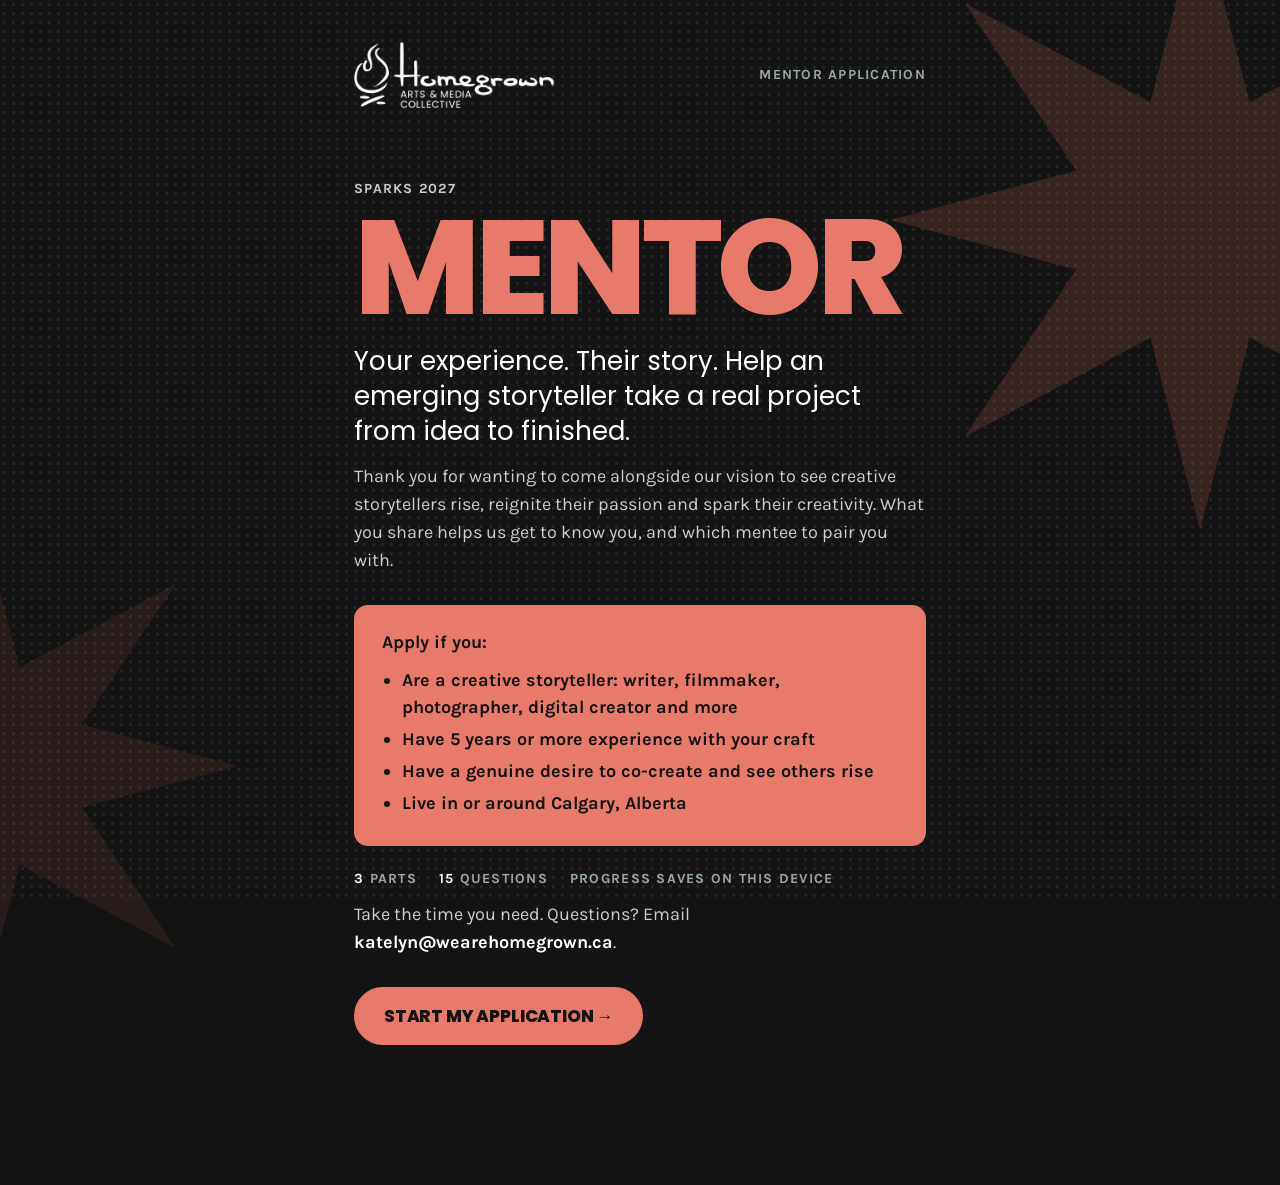
<file: sparks-application-mentor.html>
<!DOCTYPE html>
<html lang="en">
<head>
<meta charset="utf-8">
<meta name="viewport" content="width=device-width, initial-scale=1">
<title>SPARKS Mentor Application | Homegrown Arts &amp; Media Collective</title>
<link rel="preconnect" href="https://fonts.googleapis.com">
<link rel="preconnect" href="https://fonts.gstatic.com" crossorigin>
<link href="https://fonts.googleapis.com/css2?family=Karla:wght@400;700&family=Poppins:wght@400;800&display=swap" rel="stylesheet">
<style>
/* VOICE: bold, warm, direct; the SPARKS campaign's own voice, applied to an application people take their time with
   IDEA: the campaign carousel, continued. Each question is the next slide; a coral starburst marks progress
   PICTURE: the halftone dark ground and coral starburst from the campaign boards, with the progress star moving along a rule
   COLOUR and TYPE: #141414 halftone, white ink, coral #e87a6b lead, gold #fcbc2e support; Poppins 800 caps headlines, Karla labels and body
   LAYOUT: one question per screen, rounded blocks, solid coral callouts, review before send */
:root{color-scheme:dark;--bg:#141414;--card:#1c1c1c;--card2:#232323;--ink:#fff;--soft:#c9cfcf;--mut:#9ba7a7;--line:#353535;--acc:#e87a6b;--gold:#fcbc2e;--err:#ff9d8f;--r:14px;--r-sm:10px;--pill:999px}
*{box-sizing:border-box;min-width:0}
html,body{margin:0;min-height:100%}
body{background:var(--bg) radial-gradient(circle,rgba(255,255,255,.08) 1.3px,transparent 1.7px) 0 0/9px 9px fixed;color:var(--ink);font:17px/1.55 Karla,'Helvetica Neue',system-ui,sans-serif;-webkit-font-smoothing:antialiased;overflow-x:clip}
.burst{position:fixed;z-index:0;pointer-events:none;fill:var(--acc);opacity:.16}
.burst.a{width:min(70vw,620px);right:-18vw;top:-10vh}
.burst.b{width:min(60vw,520px);left:-22vw;bottom:-14vh;opacity:.1}
h1,h2,.disp{font-family:Poppins,'Helvetica Neue',sans-serif;font-weight:800;line-height:1;letter-spacing:-.03em;text-transform:uppercase;text-wrap:balance;margin:0}
h2{font-size:clamp(28px,5vw,44px)}
p{margin:0}
.lbl{font:700 14px Karla,sans-serif;letter-spacing:.09em;text-transform:uppercase;color:var(--mut)}
.wrap{position:relative;z-index:1;max-width:700px;margin:0 auto;padding:0 max(5vw,18px)}
header.top{position:sticky;top:0;z-index:20;background:linear-gradient(var(--bg) 72%,rgba(20,20,20,0));padding:18px 0 20px}
.brand{display:flex;justify-content:space-between;align-items:center;gap:12px;margin-bottom:14px}
.brand img{height:30px;width:auto;display:block}
.fuse{position:relative;height:22px}
.fuse .rail{position:absolute;left:0;right:0;top:10px;height:2px;background:var(--line);border-radius:var(--pill)}
.fuse .burn{position:absolute;left:0;top:9px;height:4px;background:var(--acc);border-radius:var(--pill);transition:width .5s ease}
.fuse .ember{position:absolute;top:0;width:22px;height:22px;margin-left:-11px;fill:var(--acc);transition:left .5s ease}
.chaps{display:grid;grid-template-columns:repeat(3,minmax(0,1fr));margin-top:6px}
.chaps span{font:700 13px Karla,'Helvetica Neue',Arial,sans-serif;letter-spacing:.09em;text-transform:uppercase;color:#6f7878}
.chaps span:nth-child(2){text-align:center}.chaps span:nth-child(3){text-align:right}
.chaps .on{color:var(--acc)}
main{position:relative;z-index:1;padding:14px 0 130px}
.screen.enter{animation:rise .35s ease both}
@keyframes rise{from{opacity:0;transform:translateY(14px)}}
.qno{margin-bottom:14px}
.qno b{color:var(--acc)}
.sub{color:var(--soft);margin-top:14px;max-width:60ch;font-size:18px}
.stack{display:grid;gap:20px;margin-top:30px}
label.f{display:grid;gap:8px;font-weight:700}
label.f small{color:var(--mut);font-weight:400}
.req{color:var(--acc)}
input[type=text],input[type=email],input[type=tel],input[type=url],textarea{width:100%;font:17px/1.5 Karla,sans-serif;color:var(--ink);background:var(--card);border:2px solid var(--line);border-radius:var(--r-sm);padding:14px 16px;outline:none;transition:border-color .2s}
textarea{min-height:150px;resize:vertical}
input:focus,textarea:focus{border-color:var(--acc)}
input::placeholder,textarea::placeholder{color:#6f7878}
.bad{border-color:var(--err)!important}
.chips{display:flex;flex-wrap:wrap;gap:8px}
.chip{font:700 15px Karla,sans-serif;color:var(--ink);background:var(--card);border:2px solid var(--line);border-radius:var(--pill);padding:10px 16px;min-height:44px;cursor:pointer;transition:all .15s}
.chip:hover{border-color:#5a5a5a}
.chip.on,.chip.have{border-color:var(--acc);color:var(--acc);background:rgba(232,122,107,.1)}
.chip.star{background:var(--acc);border-color:var(--acc);color:#141414}
.chip.need{border-color:var(--gold);color:var(--gold);background:rgba(252,188,46,.08)}
.cards{display:grid;gap:12px;margin-top:30px}
.cards.two{grid-template-columns:repeat(2,minmax(0,1fr))}
.card{text-align:left;font:inherit;color:var(--ink);background:var(--card);border:2px solid var(--line);border-radius:var(--r);padding:20px 22px;cursor:pointer;min-height:64px;transition:all .15s}
.card:hover{border-color:#5a5a5a;background:var(--card2)}
.card b{display:block;font:800 22px/1.1 Poppins,sans-serif;letter-spacing:-.02em;text-transform:uppercase}
.card span{display:block;color:var(--soft);font-size:16px;margin-top:6px}
.card.on{border-color:var(--acc);background:var(--acc);color:#141414}
.card.on span{color:#2a1512}
.track{position:relative;display:grid;grid-template-columns:repeat(5,minmax(0,1fr));margin-top:36px}
.track::before{content:"";position:absolute;left:10%;right:10%;top:15px;height:2px;background:var(--line)}
.stop{position:relative;background:none;border:0;color:var(--soft);font:700 15px/1.3 Karla,'Helvetica Neue',Arial,sans-serif;cursor:pointer;display:grid;justify-items:center;gap:10px;padding:0 2px;min-height:44px;text-align:center}
.stop i{width:32px;height:32px;background:var(--card);border:2px solid var(--line);border-radius:6px;transition:all .2s;transform:rotate(45deg) scale(.75)}
.stop.on{color:var(--acc)}.stop.on i{background:var(--acc);border-color:var(--acc)}
.stop.past i{border-color:var(--acc);background:#3a211d}
.grid{display:grid;gap:10px;margin-top:28px}
.row{display:grid;grid-template-columns:104px minmax(0,1fr);gap:10px;align-items:center;background:var(--card);border:2px solid var(--line);border-radius:var(--r-sm);padding:10px 12px}
.row.bad{border-color:var(--err)}
.row b{font:800 15px Poppins,'Helvetica Neue',Arial,sans-serif;text-transform:uppercase;letter-spacing:-.01em}
.row .chips{gap:6px}.row .chip{padding:8px 12px;font-size:14px;min-height:40px}
.link{background:none;border:0;color:var(--acc);font:700 16px Karla,'Helvetica Neue',Arial,sans-serif;cursor:pointer;padding:12px 0;text-decoration:underline;text-underline-offset:4px}
.legend{display:flex;flex-wrap:wrap;gap:16px;color:var(--soft);font-size:15px;margin-top:14px}
.legend i{display:inline-block;width:12px;height:12px;margin-right:7px;vertical-align:-1px}
.cols{display:grid;grid-template-columns:repeat(2,minmax(0,1fr));gap:14px}
nav.bar{position:fixed;left:0;right:0;bottom:0;z-index:20;background:linear-gradient(rgba(20,20,20,0),var(--bg) 38%);padding:30px 0 18px}
nav.bar .wrap{display:flex;gap:12px;align-items:center}
.btn{font:800 17px Poppins,sans-serif;text-transform:uppercase;letter-spacing:-.01em;border:2px solid var(--acc);border-radius:var(--pill);padding:14px 28px;min-height:54px;cursor:pointer;background:var(--acc);color:#141414;transition:transform .15s,background .2s;text-decoration:none;display:inline-flex;align-items:center;justify-content:center;gap:8px}
.btn:hover{background:#f08e80}
.btn:active{transform:translateY(1px)}
.btn.ghost{background:transparent;color:var(--ink);border-color:var(--line)}
.btn.ghost:hover{border-color:var(--ink)}
.btn[disabled]{opacity:.5;cursor:wait}
.grow{flex:1}
.msg{color:var(--err);font-size:16px;font-weight:700;margin-top:16px;min-height:1px}
:focus-visible{outline:3px solid var(--gold);outline-offset:3px}
/* intro */
.hero{position:relative;padding:28px 0 10px;container-type:inline-size;width:100%}
.hero .logo{width:200px;height:auto;display:block}
.hero .top2{display:flex;justify-content:space-between;align-items:center;gap:16px}
.word{font:800 clamp(78px,20vw,168px)/.9 Poppins,sans-serif;letter-spacing:-.04em;color:var(--acc);margin:clamp(56px,10vh,110px) 0 0;text-transform:uppercase;font-size:min(168px,23.5cqi);white-space:nowrap}
.kick{margin-top:clamp(40px,8vh,80px)}
.lede{font:400 clamp(20px,3vw,26px)/1.35 Poppins,sans-serif;margin-top:16px;max-width:30ch}
.callout{background:var(--acc);color:#141414;border-radius:var(--r);padding:24px 28px;margin-top:30px;font-weight:700;font-size:18px}
.callout p+p,.callout ul{margin-top:10px}
.callout ul{padding-left:20px;margin-bottom:0}
.callout li{margin:4px 0}
.facts{display:flex;flex-wrap:wrap;gap:8px 22px;margin-top:24px}
.facts b{color:var(--ink)}
/* review */
.rev{margin-top:28px;display:grid;gap:24px}
.rev section{border-top:2px solid var(--line);padding-top:18px}
.rev h3{font:800 22px Poppins,'Helvetica Neue',Arial,sans-serif;text-transform:uppercase;letter-spacing:-.02em;margin:0 0 12px;color:var(--acc)}
.rev dl{margin:0;display:grid;gap:14px}
.rev dt{display:flex;justify-content:space-between;align-items:center;gap:10px}
.rev dt button{background:none;border:0;color:var(--acc);font:700 15px Karla,'Helvetica Neue',Arial,sans-serif;cursor:pointer;padding:0 4px;min-height:36px;text-decoration:underline;text-underline-offset:3px}
.rev dd{margin:2px 0 0;white-space:pre-wrap;overflow-wrap:anywhere}
.rev dd.empty{color:var(--mut);font-style:italic}
/* done */
.spark-card{position:relative;overflow:hidden;margin-top:28px;padding:32px 30px 30px;background:var(--acc);color:#141414}
.spark-card svg{position:absolute;right:-70px;top:-70px;width:260px;fill:#141414;opacity:.12}
.spark-card .lbl{color:#3d1d18}
.spark-card .nm{font:800 clamp(40px,8vw,64px)/.95 Poppins,'Helvetica Neue',Arial,sans-serif;letter-spacing:-.03em;text-transform:uppercase;margin:12px 0 16px;position:relative}
.spark-card .meta{display:flex;flex-wrap:wrap;gap:8px;position:relative}
.spark-card .meta span{background:#141414;color:#fff;padding:6px 12px;font-weight:700;font-size:15px}
.spark-card q{display:block;margin-top:18px;font:400 18px/1.4 Poppins,'Helvetica Neue',Arial,sans-serif;position:relative;quotes:"C" "D"}
.fallback{margin-top:24px;background:var(--card);border:2px solid var(--gold);padding:20px 22px}
.toast{position:fixed;left:50%;bottom:100px;transform:translateX(-50%);background:var(--ink);color:#141414;padding:10px 18px;font-weight:700;font-size:15px;z-index:70;opacity:0;transition:opacity .25s;pointer-events:none}
.toast.on{opacity:1}
@media(max-width:600px){.cards.two,.cols{grid-template-columns:minmax(0,1fr)}.row{grid-template-columns:minmax(0,1fr)}.track{grid-template-columns:minmax(0,1fr);gap:4px}.track::before{left:15px;right:auto;top:16px;bottom:16px;width:2px;height:auto}.stop{grid-template-columns:32px minmax(0,1fr);justify-items:start;text-align:left;align-items:center;gap:14px;padding:4px 0}.burst.a{right:-40vw}}
@media(prefers-reduced-motion:reduce){*{animation:none!important;transition:none!important}}
</style>
</head>
<body>
<svg class="burst a" viewBox="0 0 200 200" aria-hidden="true"><polygon points="100,0 116,62 176,30 140,84 200,100 140,116 176,170 116,138 100,200 84,138 24,170 60,116 0,100 60,84 24,30 84,62"/></svg><svg class="burst b" viewBox="0 0 200 200" aria-hidden="true"><polygon points="100,0 116,62 176,30 140,84 200,100 140,116 176,170 116,138 100,200 84,138 24,170 60,116 0,100 60,84 24,30 84,62"/></svg>
<header class="top" id="top" hidden>
  <div class="wrap">
    <div class="brand"><img src="[data-uri]" alt="Homegrown Arts &amp; Media Collective"><span class="lbl" id="count"></span></div>
    <div class="fuse" aria-hidden="true"><div class="rail"></div><div class="burn" id="burn"></div><svg class="ember" id="ember" viewBox="0 0 200 200"><polygon points="100,0 116,62 176,30 140,84 200,100 140,116 176,170 116,138 100,200 84,138 24,170 60,116 0,100 60,84 24,30 84,62"/></svg></div>
    <div class="chaps" id="chaps"><span>You</span><span>Your craft</span><span>The mentorship</span></div>
  </div>
</header>
<main><div class="wrap" id="stage" aria-live="polite"></div></main>
<nav class="bar" id="bar" hidden><div class="wrap"><button class="btn ghost" id="back" type="button">Back</button><span class="grow"></span><button class="btn" id="next" type="button">Next</button></div></nav>
<div class="toast" id="toast" role="status"></div>
<script>
{
const LOGO='[data-uri]',STAR='<polygon points="100,0 116,62 176,30 140,84 200,100 140,116 176,170 116,138 100,200 84,138 24,170 60,116 0,100 60,84 24,30 84,62"/>';

const FORM='https://docs.google.com/forms/d/e/1FAIpQLScxSEEqD0Qb7GVKRVfy4BMDuj4nbIKLcrceEsq80v-SIFwJeQ/';
const SHEET='https://script.google.com/macros/s/AKfycbxoCxtsUgUxww7GiMz9wmkmr31uQvHCc7H121KuEHT_ZCF_p_dHFsx7MqOdNBoNPj8C/exec';
const CONTACT='katelyn@wearehomegrown.ca';
const DAYS=[['Monday',1778944824],['Tuesday',1619743524],['Wednesday',772882341],['Thursday',1348769292],['Friday',1496172480],['Saturday',678994811],['Sunday',1703376728]];
const SLOTS=['Morning','Afternoon','Evening',"Doesn't work for me"];
const MEDIA=['Filmmaking','Screenwriting','Directing','Producing','Acting','Theatre','Writing','Photography','Video','Digital media','Music','Illustration','Drawing','Painting','Ceramics','Fibre art','Design','Fashion','Modelling','Communications','Public speaking'];
const PATHS=[['Solidify their concept','Feedback, logistics, transitions, budget assistance'],['Build technical skills','Task management tools, equipment and technical guidance, accessibility, troubleshooting'],['Creative decisions and goal setting','Perspective shifting, resource allocation, emphasizing specific values, feedback on early drafts, project scope'],['Propel through production','Finding collaborative connections, workflow, help responding to challenges'],['Post-production and sharing','Publishing tips, shows, festivals and galleries, industry navigation']];
const ALIGN=[['Structure vs. flow','Needs a lot of structure','Freedom to go with the creative flow'],['Feedback','Appreciates direct feedback','Appreciates gentle feedback'],['Pace','Fast-paced','Slow and steady'],['Experience','Just starting out','Already has some experience']];

const S=[
 {id:'intro',ch:0},
 {id:'contact',ch:1,kind:'fields',title:'First, the basics.',sub:'Your information will only be used for this form and Homegrown programming.',fields:[
   {k:'email',label:'Email',type:'email',req:1,ac:'email'},{k:'name',label:'First and last name',req:1,ac:'name'},
   {k:'pref',label:'Preferred name',opt:1,ac:'nickname'},{k:'pron',label:'Preferred pronouns',req:1,chips:['she/her','he/him','they/them']},
   {k:'phone',label:'Phone number',type:'tel',req:1,ac:'tel'},{k:'postal',label:'Postal code',req:1,ac:'postal-code'}]},
 {id:'commit',ch:1,kind:'choice',k:'commit',title:'Can you commit to mentoring for four months?',sub:'This would involve:',list:['4 one-hour meetings a month with your mentee','Time to fill out a background check','Online or in-person training about SPARKS and SPARKS mentorship'],opts:[['Yes'],['No']],two:1},
 {id:'cohort',ch:1,kind:'multi',k:'cohort',title:'Which would you most likely be available to mentor?',sub:'Choose all that apply.',opts:[['March','The cohort starting in March'],['August','The cohort starting in August'],['Learning Set','The February learning set']]},
 {id:'travel',ch:1,kind:'text',k:'travel',title:'Any travel plans or prior commitments that could affect your mentoring?',sub:'Tell us when, and for how long.',chips:['None that I know of'],short:1},
 {id:'sched',ch:1,kind:'grid',opt:1,title:'When are you usually free?',sub:'Tap every time that works on each day. Not sure? Make your best guess, we can follow up later. If you’re not available, choose “Doesn’t work for me”.'},
 {id:'fmt',ch:1,kind:'choice',k:'fmt',title:'How would you like to meet?',opts:[['Online'],['In person'],['Hybrid of online/in person']]},
 {id:'art',ch:2,kind:'text',k:'art',title:'Tell us about your art!',sub:'What is your craft, and how many years have you been at it? Tap to add a medium, then fill in the years.',chips:MEDIA,multi:1},
 {id:'kind',ch:2,kind:'multi',k:'kind',title:'How would you describe yourself?',sub:'Choose all that apply.',opts:[['Hobby Artist'],['Part Time Artist'],['Full Time Artist']],other:1},
 {id:'port',ch:2,kind:'fields',title:'Show us your art!',sub:'Optional, but it helps us get to know you beyond words.',fields:[{k:'port',label:'Portfolio link, work sample or social handle',opt:1,ac:'url'}]},
 {id:'refs',ch:2,kind:'refs',title:'Two references, please.',sub:'At least one needs to be professional, ideally in the area you’ll be mentoring.'},
 {id:'exp',ch:3,kind:'text',k:'exp',opt:1,title:'Tell us about your craft and professional experience.',sub:'Where do you feel most confident? Which projects are you most proud of, or shaped you as a creative? Is anything currently outside your scope?'},
 {id:'prior',ch:3,kind:'text',k:'prior',opt:1,short:1,title:'Have you been part of a mentorship program before?',sub:'As a mentor or a mentee. If yes, which role and program, and what did you value most?',chips:['No, this would be my first']},
 {id:'support',ch:3,kind:'paths',title:'Where could you support a mentee?',sub:'Mentees may be at different stages of their projects. Tap any that fit, then tell us in your own words.'},
 {id:'align',ch:3,kind:'align',title:'Which mentee would you align with best?',sub:'Tap a side for each, or leave it if either works. Add anything else below.'},
 {id:'showup',ch:3,kind:'text',k:'showup',title:'What helps you show up in this role?',sub:'Your mentoring or teaching style, what keeps you focused and grounded, and any language preferences, access needs, sensitivities or boundaries we should know about.'},
 {id:'review',ch:4},{id:'done',ch:5}
];
const FIELDS=S.filter(s=>s.kind).length;
const blank=()=>({cohort:[],kind:[],paths:[],sched:{},align:{}});
let A=blank(),i=0,sent=false;
const KEY='sparks-mentor-draft';
const store={get(){try{return JSON.parse(localStorage.getItem(KEY)||'null')}catch(e){return null}},set(){try{localStorage.setItem(KEY,JSON.stringify({A,i}))}catch(e){}},clear(){try{localStorage.removeItem(KEY)}catch(e){}}};
const saved=store.get();
if(saved&&saved.A)A=Object.assign(A,saved.A);

const $=id=>document.getElementById(id),stage=$('stage');
const esc=s=>String(s??'').replace(/[&<>"']/g,c=>({'&':'&amp;','<':'&lt;','>':'&gt;','"':'&quot;',"'":'&#39;'}[c]));
const tval=k=>(A[k]||'').trim();
function toast(t){const e=$('toast');e.textContent=t;e.classList.add('on');clearTimeout(toast.t);toast.t=setTimeout(()=>e.classList.remove('on'),2200)}

function kindText(){const l=A.kind.filter(x=>x!=='__other');if(A.kind.includes('__other')&&tval('kindOther'))l.push(tval('kindOther'));return l.join(', ')}
function supportText(){const t=tval('support');const p=A.paths.length?'Could support mentees to: '+A.paths.join('; ')+'.':'';return [p,t].filter(Boolean).join('\n\n')}
function alignText(){const l=ALIGN.map(([n],x)=>A.align[x]?n+': '+A.align[x]:'').filter(Boolean);const t=tval('alignX');return [l.join('\n'),t].filter(Boolean).join('\n\n')}
function refsText(){return [1,2].map(n=>{const p=['n','r','c'].map(f=>tval('r'+n+f)).filter(Boolean);return p.length?n+'. '+p.join(' · '):''}).filter(Boolean).join('\n')}

function valid(s){
  switch(s.kind){
   case 'fields':return s.fields.every(f=>f.opt||(tval(f.k)&&(f.type!=='email'||/^\S+@\S+\.\S+$/.test(tval(f.k)))));
   case 'choice':return !!A[s.k];
   case 'multi':return A[s.k].length>0&&(!A[s.k].includes('__other')||!!tval(s.k+'Other'));
   case 'text':return s.opt||!!tval(s.k);
   case 'grid':return true;
   case 'paths':return !!tval('support');
   case 'refs':return [1,2].every(n=>tval('r'+n+'n')&&tval('r'+n+'c'));
   case 'align':return !!alignText();
   default:return true}
}
const MSG={fields:'Fill in the highlighted fields to keep going.',choice:'Pick one to keep going.',multi:'Choose at least one to keep going.',text:'Add a few words to keep going.',paths:'Tell us in your own words, even a sentence helps.',refs:'Each reference needs a name and a way to reach them.',align:'Tap at least one side, or describe your ideal mentee below.'};

const empty=s=>s.kind==='grid'?!Object.values(A.sched).some(l=>l&&l.length):!tval(s.k);
function header(s){const n=S.filter(x=>x.kind).indexOf(s)+1;return `<p class="qno lbl"><b>${String(n).padStart(2,'0')}</b> / ${FIELDS}${s.opt?' · Optional':''}</p><h2 id="q">${esc(s.title)}</h2>${s.sub?`<p class="sub">${esc(s.sub)}</p>`:''}${s.list?`<ul class="sub" style="margin-top:8px;padding-left:22px">${s.list.map(x=>`<li>${esc(x)}</li>`).join('')}</ul>`:''}`}
function chipRow(list,k,multi){return `<div class="chips">${list.map(c=>`<button type="button" class="chip" data-act="fill" data-k="${k}" data-v="${esc(c)}" data-multi="${multi?1:''}">${esc(c)}</button>`).join('')}</div>`}
const inp=(k,label,req,ph,type)=>`<label class="f">${label}${req?' <span class="req" aria-hidden="true">*</span>':''}<input type="${type||'text'}" id="f-${k}" data-k="${k}" value="${esc(A[k])}" placeholder="${ph||''}"></label>`;

function render(){
  const s=S[i];
  $('top').hidden=$('bar').hidden=(s.id==='intro'||s.id==='done');
  updateFuse();
  let h='';
  if(s.id==='intro')h=intro();
  else if(s.id==='review')h=review();
  else if(s.id==='done')h=done();
  else switch(s.kind){
   case 'fields':h=header(s)+`<div class="stack">${s.fields.map(f=>`<label class="f">${esc(f.label)}${f.req?' <span class="req" aria-hidden="true">*</span>':''}${f.opt?' <small>Optional</small>':''}<input id="f-${f.k}" type="${f.type||'text'}" data-k="${f.k}" autocomplete="${f.ac||'off'}" value="${esc(A[f.k])}"></label>${f.chips?chipRow(f.chips,f.k):''}`).join('')}</div>`;break;
   case 'choice':h=header(s)+`<div class="cards ${s.two?'two':''}" role="radiogroup" aria-labelledby="q">${s.opts.map(([o,d])=>`<button type="button" role="radio" aria-checked="${A[s.k]===o}" class="card ${A[s.k]===o?'on':''}" data-act="pick" data-k="${s.k}" data-v="${esc(o)}"><b>${esc(o)}</b>${d?`<span>${esc(d)}</span>`:''}</button>`).join('')}</div>`;break;
   case 'multi':{const l=A[s.k];h=header(s)+`<div class="cards">${s.opts.map(([o,d])=>`<button type="button" aria-pressed="${l.includes(o)}" class="card ${l.includes(o)?'on':''}" data-act="toggle" data-k="${s.k}" data-v="${esc(o)}"><b>${esc(o)}</b>${d?`<span>${esc(d)}</span>`:''}</button>`).join('')}${s.other?`<button type="button" aria-pressed="${l.includes('__other')}" class="card ${l.includes('__other')?'on':''}" data-act="toggle" data-k="${s.k}" data-v="__other"><b>Something else</b></button>`:''}</div>${s.other&&l.includes('__other')?`<div class="stack">${inp(s.k+'Other','Describe it',1,'')}</div>`:''}`;break}
   case 'text':h=header(s)+`<div class="stack"><textarea id="f-${s.k}" data-k="${s.k}" aria-labelledby="q" ${s.short?'style="min-height:110px"':''}>${esc(A[s.k])}</textarea>${s.chips?chipRow(s.chips,s.k,s.multi):''}</div>`;break;
   case 'grid':h=header(s)+`<div class="grid">${DAYS.map(([d])=>`<div class="row" data-day="${d}"><b>${d}</b><div class="chips">${SLOTS.map(t=>`<button type="button" class="chip ${(A.sched[d]||[]).includes(t)?'on':''}" data-act="slot" data-d="${d}" data-v="${esc(t)}" aria-pressed="${(A.sched[d]||[]).includes(t)}">${t==="Doesn't work for me"?'Doesn’t work':t}</button>`).join('')}</div></div>`).join('')}</div><button type="button" class="link" data-act="copymon">Copy Monday to every day</button>`;break;
   case 'paths':h=header(s)+`<div class="cards">${PATHS.map(([t,d])=>`<button type="button" class="card ${A.paths.includes(t)?'on':''}" aria-pressed="${A.paths.includes(t)}" data-act="path" data-v="${t}"><b>${t}</b><span>${d}</span></button>`).join('')}</div><div class="stack"><label class="f">In your own words <span class="req" aria-hidden="true">*</span><textarea id="f-support" data-k="support">${esc(A.support)}</textarea></label></div>`;break;
   case 'refs':h=header(s)+[1,2].map(n=>`<div class="stack" style="border-top:2px solid var(--line);padding-top:20px"><p class="lbl" style="color:var(--acc)">Reference ${n}</p>${inp('r'+n+'n','Name',1,'')}${inp('r'+n+'r','How you know them',0,n===1?'e.g. Producer I worked with on…':'e.g. Former instructor')}${inp('r'+n+'c','Email or phone',1,'')}</div>`).join('');break;
   case 'align':h=header(s)+`<div class="grid">${ALIGN.map(([nm,a,b],x)=>`<div class="row" style="grid-template-columns:minmax(0,1fr)"><b>${nm}</b><div class="cards two" style="margin-top:4px">${[a,b].map(o=>`<button type="button" class="card ${A.align[x]===o?'on':''}" aria-pressed="${A.align[x]===o}" data-act="align" data-x="${x}" data-v="${esc(o)}"><span style="margin:0;font-weight:700;font-size:17px;color:inherit">${esc(o)}</span></button>`).join('')}</div></div>`).join('')}</div><div class="stack"><label class="f">Anything else about your ideal mentee <small>Optional if you tapped above</small><textarea id="f-alignX" data-k="alignX" style="min-height:110px">${esc(A.alignX)}</textarea></label></div>`;break;
  }
  if(s.kind)h+=`<p class="msg" id="msg" role="alert"></p>`;
  const moved=render.last!==i;render.last=i;
  stage.innerHTML=`<div class="screen${moved?' enter':''}">${h}</div>`;
  $('next').textContent=s.id==='review'?'Send my application':(s.opt&&empty(s)?'Skip':'Next');
  if(!moved)return store.set();
  window.scrollTo({top:0});
  const first=stage.querySelector('input,textarea');if(first&&matchMedia('(hover:hover)').matches)first.focus({preventScroll:true});
  store.set();
}

function intro(){
  const resume=saved&&saved.i>0&&!sent;
  return `<div class="screen enter hero"><div class="top2"><img class="logo" src="${LOGO}" alt="Homegrown Arts &amp; Media Collective"><span class="lbl">Mentor application</span></div>
  <p class="lbl kick" style="color:var(--soft)">SPARKS 2027</p>
  <h1 class="word" style="margin-top:10px">Mentor</h1>
  <p class="lede">Your experience. Their story. Help an emerging storyteller take a real project from idea to finished.</p>
  <p class="sub">Thank you for wanting to come alongside our vision to see creative storytellers rise, reignite their passion and spark their creativity. What you share helps us get to know you, and which mentee to pair you with.</p>
  <div class="callout"><p>Apply if you:</p><ul><li>Are a creative storyteller: writer, filmmaker, photographer, digital creator and more</li><li>Have 5 years or more experience with your craft</li><li>Have a genuine desire to co-create and see others rise</li><li>Live in or around Calgary, Alberta</li></ul></div>
  <div class="facts lbl"><span><b>3</b> parts</span><span><b>${FIELDS}</b> questions</span><span>Progress saves on this device</span></div>
  <p class="sub">Take the time you need. Questions? Email <b style="color:var(--ink)">${CONTACT}</b>.</p>
  <div style="display:flex;flex-wrap:wrap;gap:12px;margin-top:30px"><button class="btn" data-act="start" type="button">${resume?'Pick up where you left off':'Start my application'} →</button>${resume?'<button class="btn ghost" data-act="restart" type="button">Start over</button>':''}</div></div>`;
}

function rows(){return [
 ['You',[['Email',tval('email'),'contact'],['Name',tval('name'),'contact'],['Preferred name',tval('pref'),'contact'],['Pronouns',tval('pron'),'contact'],['Phone',tval('phone'),'contact'],['Postal code',tval('postal'),'contact'],['Four-month commitment',A.commit,'commit'],['Available for',A.cohort.join(', '),'cohort'],['Travel or commitments',tval('travel'),'travel'],['Weekly availability',DAYS.filter(([d])=>(A.sched[d]||[]).length).map(([d])=>d.slice(0,3)+': '+A.sched[d].join(', ')).join('\n'),'sched'],['Meeting format',A.fmt,'fmt']]],
 ['Your craft',[['Your art',tval('art'),'art'],['You describe yourself as',kindText(),'kind'],['Portfolio',tval('port'),'port'],['References',refsText(),'refs']]],
 ['The mentorship',[['Craft and experience',tval('exp'),'exp'],['Previous mentorship',tval('prior'),'prior'],['Where you could support',supportText(),'support'],['Your ideal mentee',alignText(),'align'],['What helps you show up',tval('showup'),'showup']]]]}
function review(){
  return `<h2>Check it over.</h2><p class="sub">Look everything over. Nothing is sent until you tap “Send my application”.</p><div class="rev">${rows().map(([t,list])=>`<section><h3>${t}</h3><dl>${list.map(([l,v,id])=>`<div><dt>${l}<button type="button" data-act="goto" data-v="${id}">Edit</button></dt><dd class="${v?'':'empty'}">${v?esc(v):'Skipped'}</dd></div>`).join('')}</dl></section>`).join('')}</div><div id="fb"></div>`;
}
function done(){
  const nm=tval('pref')||tval('name').split(' ')[0]||'You';
  const med=MEDIA.filter(m=>tval('art').toLowerCase().includes(m.toLowerCase())).slice(0,3);
  return `<div class="screen enter" style="padding-top:28px"><p class="qno lbl"><b>Application sent</b></p><h2>Thank you for stepping up.</h2><p class="sub">You’ll receive a follow-up email with important next steps. If it hasn’t arrived within 24 hours, email <b style="color:var(--ink)">${CONTACT}</b>.</p>
  <div class="spark-card"><svg viewBox="0 0 200 200" aria-hidden="true">${STAR}</svg><p class="lbl">SPARKS 2027 mentor applicant</p><p class="nm">${esc(nm)}</p><div class="meta">${med.map(m=>`<span>${esc(m)}</span>`).join('')}${kindText()?`<span>${esc(kindText())}</span>`:''}${A.cohort.map(c=>`<span>${esc(c)}</span>`).join('')}</div></div>
  <div style="display:flex;flex-wrap:wrap;gap:12px;margin-top:22px"><button class="btn" type="button" data-act="share">Copy a note to share</button><button class="btn ghost" type="button" data-act="again">Back to start</button></div>
  <p class="sub">Know an experienced storyteller who’d make a great mentor? Send them this page.</p></div>`;
}

function updateFuse(){
  const s=S[i];const n=S.filter(x=>x.kind).indexOf(s)+1;
  const pct=s.id==='review'?100:Math.max(0,(n-1)/FIELDS*100);
  $('burn').style.width=pct+'%';$('ember').style.left=pct+'%';
  $('count').textContent=s.id==='review'?'Review':`SPARKS 2027 · Part ${s.ch} of 3`;
  [...$('chaps').children].forEach((c,k)=>c.classList.toggle('on',k+1===s.ch||s.id==='review'));
}
function showErr(){
  const s=S[i];$('msg').textContent=MSG[s.kind]||'';
  if(s.kind==='fields')s.fields.forEach(f=>{const e=$('f-'+f.k);if(e)e.classList.toggle('bad',!f.opt&&!valid({kind:'fields',fields:[f]}))});
  if(s.kind==='text')$('f-'+s.k).classList.add('bad');
  if(s.kind==='paths')$('f-support').classList.add('bad');
  if(s.kind==='multi'&&$('f-'+s.k+'Other'))$('f-'+s.k+'Other').classList.add('bad');
  if(s.kind==='refs')[1,2].forEach(n=>['n','c'].forEach(f=>{if(!tval('r'+n+f))$('f-r'+n+f).classList.add('bad')}));
  if(s.kind==='align')$('f-alignX').classList.add('bad');
  const b=stage.querySelector('.bad');if(b)b.scrollIntoView({block:'center',behavior:'smooth'});
}
function go(n){i=Math.max(0,Math.min(S.length-1,n));render()}
function next(){
  const s=S[i];
  if(s.id==='review')return submit();
  if(!valid(s))return showErr();
  if(A._return){const r=A._return;delete A._return;return go(r)}
  go(i+1);
}

function payload(){
  const p=new URLSearchParams();const e=(id,v)=>{if(v)p.append('entry.'+id,v)};
  p.append('emailAddress',tval('email'));
  e(1375117012,tval('name'));e(63822322,tval('pref'));e(1089066798,tval('pron'));e(539189345,tval('phone'));e(2057429845,tval('postal'));
  e(1977569104,A.commit);A.cohort.forEach(c=>e(1911961005,c));e(2059869597,tval('travel'));
  DAYS.forEach(([d,id])=>(A.sched[d]||[]).forEach(v=>e(id,v)));
  e(1917153289,A.fmt);e(1378825228,tval('art'));
  A.kind.filter(x=>x!=='__other').forEach(k=>e(286070546,k));
  if(A.kind.includes('__other')&&tval('kindOther')){p.append('entry.286070546','__other_option__');p.append('entry.286070546.other_option_response',tval('kindOther'))}
  e(483652490,tval('port'));e(821700737,refsText());
  e(1149904691,tval('exp'));e(461433694,tval('prior'));e(1905881013,supportText());e(541153319,alignText());e(105292208,tval('showup'));
  return p;
}
async function submit(){
  const missing=S.find(s=>s.kind&&!valid(s));
  if(missing){toast('One answer still needs you');return go(S.indexOf(missing))}
  const b=$('next');b.disabled=true;b.textContent='Sending…';
  const p=payload();p.append('fvv','1');p.append('pageHistory','0,1');
  try{
    await fetch(SHEET,{method:'POST',mode:'no-cors',headers:{'Content-Type':'application/x-www-form-urlencoded'},body:p.toString()});
    sent=true;store.clear();go(S.length-1);
  }catch(err){
    b.disabled=false;b.textContent='Try sending again';
    const pre=payload();pre.append('usp','pp_url');
    $('fb').innerHTML=`<div class="fallback"><p><b>We couldn’t send it from here.</b> Your answers are saved on this device. You can try again, or open the Google Form with everything already filled in and press Submit there.</p><p style="margin-top:14px"><a class="btn" href="${FORM}viewform?${pre.toString()}" target="_blank" rel="noopener">Open the pre-filled form</a></p></div>`;
    $('fb').scrollIntoView({behavior:'smooth'});
  }
}

stage.addEventListener('input',ev=>{const k=ev.target.dataset.k;if(!k)return;A[k]=ev.target.value;ev.target.classList.remove('bad');store.set();const s=S[i];if(s.opt)$('next').textContent=empty(s)?'Skip':'Next'});
stage.addEventListener('click',ev=>{
  const t=ev.target.closest('[data-act]');if(!t)return;const v=t.dataset.v,act=t.dataset.act;
  if(act==='start'){if(saved&&saved.i>0&&saved.i<S.length-1)return go(saved.i);return go(1)}
  if(act==='restart'){A=blank();store.clear();return go(1)}
  if(act==='pick'){A[t.dataset.k]=v;render();setTimeout(()=>{if(S[i].k===t.dataset.k)next()},260);return}
  if(act==='toggle'){const k=t.dataset.k;A[k]=A[k].includes(v)?A[k].filter(x=>x!==v):[...A[k],v];render();if(v==='__other'&&$('f-'+k+'Other'))$('f-'+k+'Other').focus();return}
  if(act==='fill'){const k=t.dataset.k,cur=(A[k]||'').trim();if(t.dataset.multi&&cur&&!cur.includes(v))A[k]=cur.replace(/[,.\s]+$/,'')+', '+v;else if(!cur.includes(v))A[k]=cur?cur+'\n'+v:v;const el=$('f-'+k);if(el){el.value=A[k];el.classList.remove('bad');el.focus()}store.set();return}
  if(act==='slot'){const d=t.dataset.d;let l=A.sched[d]||[];const no="Doesn't work for me";if(l.includes(v))l=l.filter(x=>x!==v);else l=v===no?[no]:[...l.filter(x=>x!==no),v];A.sched[d]=l;render();return}
  if(act==='copymon'){const m=A.sched.Monday||[];if(!m.length)return toast('Choose Monday first');DAYS.forEach(([d])=>A.sched[d]=[...m]);render();return toast('Copied to every day')}
  if(act==='path'){A.paths=A.paths.includes(v)?A.paths.filter(x=>x!==v):[...A.paths,v];render();return}
  if(act==='align'){const x=t.dataset.x;A.align[x]=A.align[x]===v?undefined:v;render();return}
  if(act==='goto'){A._return=S.findIndex(s=>s.id==='review');return go(S.findIndex(s=>s.id===v))}
  if(act==='share'){const txt='I just applied to mentor with SPARKS, a no-cost mentorship for emerging storytellers in Calgary from Homegrown Arts & Media Collective. If you’ve got 5+ years in your craft, apply to mentor too.';try{navigator.clipboard.writeText(txt).then(()=>toast('Copied'),()=>toast('Couldn’t copy'))}catch(e){toast('Couldn’t copy')}return}
  if(act==='again'){A=blank();sent=false;return go(0)}
});
stage.addEventListener('keydown',ev=>{if(ev.key!=='Enter')return;const tg=ev.target.tagName;if(tg==='INPUT'||(tg==='TEXTAREA'&&(ev.metaKey||ev.ctrlKey))){ev.preventDefault();next()}});
$('next').addEventListener('click',next);
$('back').addEventListener('click',()=>{delete A._return;go(i-1)});
render();
}
</script>
</body>
</html>
</file>
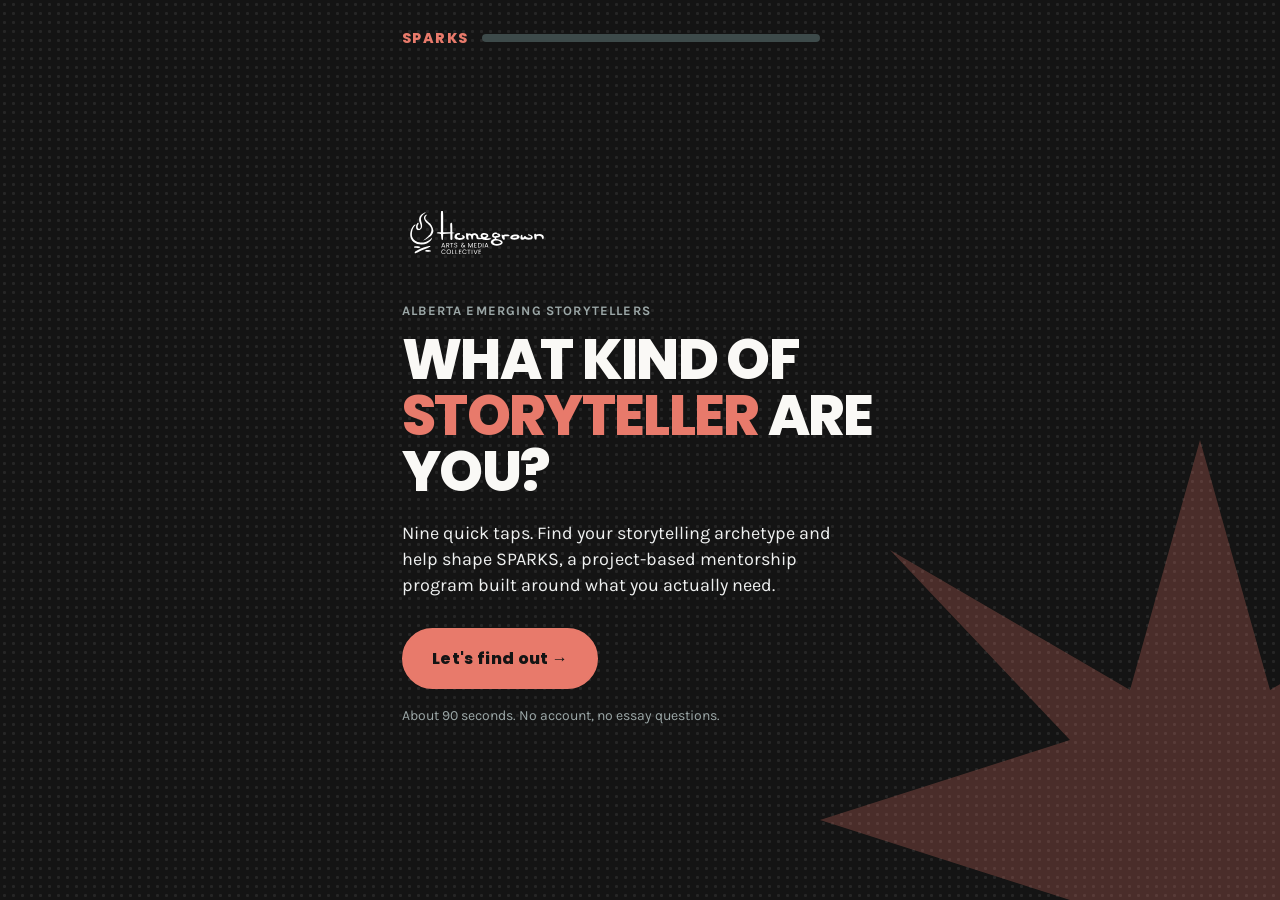
<file: sparks-quiz.html>
<!DOCTYPE html>
<html lang="en">
<head>
<meta charset="utf-8">
<meta name="viewport" content="width=device-width, initial-scale=1">
<title>What kind of storyteller are you? | SPARKS</title>
<meta name="description" content="Find your storytelling archetype in about 90 seconds and help shape SPARKS 2027, a project-based mentorship program for emerging Alberta storytellers.">
<meta name="theme-color" content="#141414">
<meta property="og:type" content="website">
<meta property="og:title" content="What kind of storyteller are you? | SPARKS">
<meta property="og:description" content="Find your storytelling archetype and help shape SPARKS 2027, a mentorship program for emerging Alberta storytellers.">
<meta property="og:site_name" content="Homegrown Arts &amp; Media Collective">
<meta property="og:url" content="https://wearehomegrown.ca/sparks-quiz">
<meta property="og:image" content="https://wearehomegrown.ca/assets/sparks-quiz-og.png">
<meta property="og:image:width" content="1200">
<meta property="og:image:height" content="630">
<meta property="og:image:alt" content="What kind of storyteller are you? Take the SPARKS storyteller quiz.">
<meta name="twitter:card" content="summary_large_image">
<meta name="twitter:title" content="What kind of storyteller are you? | SPARKS">
<meta name="twitter:description" content="Find your storytelling archetype and help shape SPARKS 2027, a mentorship program for emerging Alberta storytellers.">
<meta name="twitter:image" content="https://wearehomegrown.ca/assets/sparks-quiz-og.png">
<link rel="icon" href="assets/favicon.jpg">
<link rel="preconnect" href="https://fonts.googleapis.com">
<link href="https://fonts.googleapis.com/css2?family=Karla:wght@400;700&amp;family=Poppins:wght@400;800&amp;display=swap" rel="stylesheet">
<style>
  :root{
    --bg:#141414; --ink:#faf9f6; --mut:#9ba7a7; --line:#3d4a4a;
    --acc:#e87a6b; --acc2:#fcbc2e; --card:#1f2626; --on-acc:#141414;
    --r:14px; --r-sm:10px; --pill:999px;
  }
  *{box-sizing:border-box;margin:0;padding:0}
  html,body{height:100%}
  body{
    background:var(--bg); color:var(--ink); font-family:'Karla','Helvetica Neue',system-ui,sans-serif;
    -webkit-font-smoothing:antialiased; overflow-x:hidden;
    background-image:radial-gradient(circle,rgba(255,255,255,.08) 1.3px,transparent 1.7px);
    background-size:9px 9px;
  }
  .burst{position:fixed;pointer-events:none;z-index:0;width:760px;height:760px;right:-300px;bottom:-300px;opacity:.26}
  .app{position:relative;z-index:1;max-width:520px;margin:0 auto;min-height:100%;display:flex;flex-direction:column;padding:20px 22px 32px}
  .top{display:flex;align-items:center;gap:14px;height:36px;margin-bottom:8px}
  .brand{font-family:'Poppins',sans-serif;font-weight:800;letter-spacing:.1em;font-size:14px;color:var(--acc)}
  .bar{flex:1;height:8px;background:var(--line);overflow:hidden;border-radius:var(--pill)}
  .bar i{display:block;height:100%;width:0;background:var(--acc);border-radius:var(--pill);transition:width .4s ease}
  .back{background:none;border:0;color:var(--mut);font:700 14px 'Karla';letter-spacing:.06em;cursor:pointer;padding:6px 0;min-width:44px;min-height:44px;text-align:right}
  .back:hover{color:var(--ink)}
  .back[hidden]{visibility:hidden;display:block}
  .stage{flex:1;display:flex;flex-direction:column;justify-content:center;padding:18px 0}
  .screen{animation:in .35s ease both}
  @keyframes in{from{opacity:0;transform:translateY(14px)}to{opacity:1;transform:none}}
  .logo{display:block;width:150px;height:auto;margin-bottom:44px}
  .kicker{font:700 13px 'Karla';letter-spacing:.09em;text-transform:uppercase;color:var(--mut);margin-bottom:14px}
  h1,h2{font-family:'Poppins',sans-serif;font-weight:800;line-height:1.05;letter-spacing:-.03em}
  h1{font-size:clamp(34px,10vw,56px);text-transform:uppercase;line-height:1}
  h1 em{font-style:normal;color:var(--acc)}
  h2{font-size:clamp(24px,6.6vw,32px);margin-bottom:10px;color:var(--ink)}
  .sub{color:#eef0f0;font-size:18px;line-height:1.45;margin:20px 0 30px;max-width:40ch}
  .hint{color:var(--mut);font-size:15px;margin-bottom:22px}
  .btn{
    display:inline-flex;align-items:center;justify-content:center;gap:8px;
    background:var(--acc);color:var(--on-acc);border:2px solid var(--acc);border-radius:var(--pill);
    font:800 16px 'Poppins',sans-serif;letter-spacing:.02em;padding:16px 28px;min-height:52px;cursor:pointer;text-decoration:none;
    transition:transform .15s ease, background .15s ease;
  }
  .btn:hover{transform:translateY(-2px);background:var(--acc2);border-color:var(--acc2)}
  .btn:disabled{opacity:.35;cursor:not-allowed;transform:none}
  .btn:disabled:hover{background:var(--acc);border-color:var(--acc)}
  .btn.ghost{background:transparent;color:var(--ink);border:2px solid var(--line)}
  .btn.ghost:hover{border-color:var(--acc);color:var(--acc);background:transparent}
  .btn.block{width:100%}
  .btn.ig{background:linear-gradient(45deg,#f9a03f,#e1306c 50%,#833ab4);border-color:transparent;color:#fff}
  .btn.ig:hover{background:linear-gradient(45deg,#fbb45f,#e8457e 50%,#9450c4);border-color:transparent}
  .btn.ig:disabled:hover{background:linear-gradient(45deg,#f9a03f,#e1306c 50%,#833ab4);border-color:transparent}
  .opts{display:grid;gap:10px}
  .opts.two{grid-template-columns:1fr 1fr}
  .opt{
    text-align:left;background:var(--card);border:2px solid var(--line);color:var(--ink);
    border-radius:var(--r);padding:17px 18px;font:400 17px/1.35 'Karla';cursor:pointer;
    transition:border-color .15s, transform .15s, background .15s;
  }
  .opt:hover{border-color:var(--acc);transform:translateX(3px)}
  .opt.sel{border-color:var(--acc);background:#2a2220}
  .opt b{display:block;font:800 17px 'Poppins';margin-bottom:3px}
  .opt small{color:var(--mut);font-size:15px}
  .opts.two .opt{text-align:center;padding:30px 12px;font:800 19px 'Poppins'}
  .opts.two .opt:hover{transform:translateY(-3px)}
  .tok{display:flex;align-items:center;gap:12px;background:var(--card);border:2px solid var(--line);border-radius:var(--r);padding:12px 14px}
  .tok .l{flex:1;font-weight:400;font-size:16px}
  .tok button{width:40px;height:40px;border-radius:50%;border:2px solid var(--line);background:none;color:var(--ink);font:700 18px 'Karla';cursor:pointer}
  .tok button:hover{border-color:var(--acc);color:var(--acc)}
  .tok .dots{display:flex;gap:4px;min-width:64px;justify-content:center}
  .tok .dots i{width:11px;height:11px;border-radius:50%;background:var(--acc2)}
  .pool{display:flex;gap:7px;align-items:center;margin-bottom:16px;font:700 14px 'Karla';color:var(--mut)}
  .pool i{width:15px;height:15px;border-radius:50%;background:var(--acc2)}
  .pool i.off{background:var(--line)}
  .result .big{font-family:'Poppins';font-weight:800;font-size:clamp(30px,8.6vw,46px);line-height:1;letter-spacing:-.03em;text-transform:uppercase;margin:4px 0 16px;color:var(--acc)}
  .result .tag{font:800 20px/1.3 'Poppins';margin-bottom:12px}
  .result p{color:#c9cfcf;line-height:1.55;font-size:17px;margin-bottom:12px}
  .chips{display:flex;flex-wrap:wrap;gap:8px;margin:14px 0 22px}
  .chip{background:var(--card);border:2px solid var(--line);border-radius:var(--pill);padding:8px 16px;font-size:14px;color:var(--ink)}
  .chip span{color:var(--mut);margin-right:6px}
  .ctas{display:grid;gap:10px;margin-top:6px}
  .fine{color:var(--mut);font-size:14px;margin-top:18px;line-height:1.5;text-align:center}
  .share{margin:26px 0 6px;border-top:2px solid var(--line);padding-top:22px}
  .share .kicker{margin-bottom:12px}
  .share-card{display:block;width:100%;height:auto;aspect-ratio:4/5;background:var(--card);border:2px solid var(--line);border-radius:var(--r);margin-bottom:12px}
  .share-row{display:grid;grid-template-columns:repeat(4,1fr);gap:8px;margin-top:10px}
  .share-row a,.share-row button{display:flex;align-items:center;justify-content:center;min-height:46px;background:var(--card);border:2px solid var(--line);color:var(--ink);font:700 14px 'Karla';text-decoration:none;border-radius:var(--r-sm);cursor:pointer;padding:6px}
  .share-row a:hover,.share-row button:hover{border-color:var(--acc);color:var(--acc)}
  .toast{position:fixed;left:50%;bottom:26px;transform:translateX(-50%);background:var(--acc2);color:var(--on-acc);font:800 14px 'Poppins';padding:12px 22px;border-radius:var(--pill);z-index:60;max-width:calc(100% - 32px);width:max-content;text-align:center;opacity:0;pointer-events:none;transition:opacity .25s}
  .toast.on{opacity:1}
  button:focus-visible,a:focus-visible{outline:3px solid var(--acc2);outline-offset:3px}
  @media (prefers-reduced-motion:reduce){.screen{animation:none}.bar i{transition:none}.btn,.opt{transition:none}}
</style>
</head>
<body>
<svg class="burst" viewBox="0 0 760 760" aria-hidden="true"><polygon points="380,0 450,250 690,110 510,300 760,380 510,460 690,650 450,510 380,760 310,510 70,650 250,460 0,380 250,300 70,110 310,250" fill="#e87a6b"/></svg>
<div class="app">
  <div class="top">
    <div class="brand">SPARKS</div>
    <div class="bar"><i id="prog"></i></div>
    <button class="back" id="back" hidden>Back</button>
  </div>
  <div class="stage" id="stage"></div>
</div>
<div aria-hidden="true" style="position:absolute;left:-9999px;top:auto;width:1px;height:1px;overflow:hidden"><label>Website <input type="text" id="hp" name="website" tabindex="-1" autocomplete="off"></label></div>
<div class="toast" id="toast" role="status" aria-live="polite"></div>

<script>
(function(){
  // Paste your Google Apps Script Web App URL here (see apps-script.gs). Leave empty to disable saving.
  var ENDPOINT="https://script.google.com/macros/s/AKfycbxTUKe68tJUW0CVx-_YqmmVK5ZR9SuzFyiZzs5D18MlD4l4iLQo5DEEIVyrxE5GwHbyBA/exec";
  var MENTEE="sparks-application-mentee";
  var MENTOR="sparks-application-mentor";

  var ARCH={
    doc:{name:"The Documentarian",tag:"You find the story that's already in the room.",
      body:"You trust real voices, real places, and the details nobody else thought to keep. Your strength is patience: you listen longer than most people and notice what's left unsaid. Your stories don't need a twist. They need to be told truthfully."},
    world:{name:"The Worldbuilder",tag:"You build the room first, then let people in.",
      body:"You think in systems, histories, and rules that make an invented place feel lived-in. Your strength is imagination with structure: you plan the twist before the audience knows there's a question. You tend to have more ideas than hours."},
    voice:{name:"The Voice",tag:"You hear the story before you see it.",
      body:"Rhythm, tone, and the sound of a line matter to you. Whether it's spoken word, audio, or prose, your stories land because they sound like a person. Your strength is a point of view people can recognize in one sentence."},
    image:{name:"The Frame-Chaser",tag:"You think in frames, light, and the one shot that says it all.",
      body:"You notice composition, colour, and mood where others see a scene. Your strength is making people feel something before a single word is spoken. Your stories often start as a picture you can't shake."}
  };

  var STEPS=[
    {id:"intro"},
    {id:"start",type:"single",arch:true,kicker:"Round 1 · Instinct",q:"Where does your story begin?",
      opts:[["doc","A stranger's kitchen table, recorder running"],["world","A map of a place that doesn't exist yet"],["voice","A voice you can't stop hearing"],["image","One frame, perfectly lit"]]},
    {id:"end",type:"single",arch:true,kicker:"Round 2 · Instinct",q:"Your story needs an ending. You…",
      opts:[["doc","Leave it true and unresolved"],["world","Land a twist nobody saw coming"],["voice","End on a line people repeat"],["image","End on an image people remember"]]},
    {id:"medium",type:"single",kicker:"Round 3 · Your craft",q:"Which medium are you most excited to grow in?",
      opts:[["Film / video"],["Audio / podcast"],["Writing / poetry"],["Photography / visual art"],["Performance / spoken word"],["Games / interactive"],["Not sure yet"]]},
    {id:"stage",type:"single",kicker:"Round 4 · Where you're at",q:"Right now, you're…",
      opts:[["Just starting","Ideas, no finished work yet"],["A few projects in","Some work, still finding my voice"],["Shared publicly","Screened, published, or performed"],["Working at it seriously","Paid or semi-professional work"]]},
    {id:"blocker",type:"single",kicker:"Round 5 · The wall",q:"What's the biggest thing standing between you and your next project?",
      opts:[["Money or gear"],["Honest feedback"],["Finding an audience"],["Time"],["Confidence"],["Knowing the right people"]]},
    {id:"format",type:"two",kicker:"Round 6 · This or that",q:"How do you learn best?",
      opts:[["One-on-one","With a mentor, just me"],["In a cohort","With other storytellers"]]},
    {id:"tokens",type:"tokens",kicker:"Round 7 · You're the funder",q:"You have 5 tokens. Spend them on what SPARKS should include.",
      hint:"Tap + to back what matters most. Spend all 5.",
      feats:[["mentor","1:1 time with a mentor"],["workshops","Workshops and skill sessions"],["funding","Funding for your project"],["showcase","A public showcase or screening"],["peers","A community of peers"],["intros","Introductions to industry people"]]},
    {id:"pace",type:"single",kicker:"Round 8 · Rhythm",q:"What schedule would you actually keep?",
      opts:[["Weekly evenings"],["Weekend intensives"],["Flexible, mostly online"],["A mix of in-person and online"]]},
    {id:"where",type:"single",kicker:"Round 9 · Home turf",q:"Where does your story start from in Alberta?",
      opts:[["Calgary area"],["Edmonton area"],["Red Deer / Central Alberta"],["Another city or town"],["Rural or remote"],["Outside Alberta"]]},
    {id:"hang",type:"single",kicker:"Last one",q:"Where do you hear about this kind of thing?",
      opts:[["Instagram"],["TikTok"],["Discord / online communities"],["School or campus"],["Events and word of mouth"],["Email"]]},
    {id:"result"}
  ];

  var FEAT_MATCH={
    mentor:"a dedicated mentor in your corner",
    workshops:"hands-on workshops to sharpen your craft",
    funding:"real support to get your project made",
    showcase:"a public moment to show the finished work",
    peers:"a cohort of fellow storytellers",
    intros:"doors opened to people in the industry"
  };

  var stage=document.getElementById("stage"),prog=document.getElementById("prog"),
      back=document.getElementById("back"),toastEl=document.getElementById("toast");
  var i=0, ans={}, tokens={}, scoreLog={};
  var QCOUNT=STEPS.length-2;

  function toast(m){toastEl.textContent=m;toastEl.className="toast on";setTimeout(function(){toastEl.className="toast"},1800)}
  function esc(s){return String(s).replace(/[&<>"]/g,function(c){return {"&":"&amp;","<":"&lt;",">":"&gt;",'"':"&quot;"}[c]})}

  function go(n){
    i=n; render();
    prog.style.width=(Math.max(0,Math.min(i,QCOUNT+1))/(QCOUNT+1)*100)+"%";
    back.hidden=(i===0||i===STEPS.length-1);
    window.scrollTo(0,0);
  }
  back.onclick=function(){if(i>0)go(i-1)};

  function render(){
    var s=STEPS[i], h="";
    if(s.id==="intro"){
      h='<div class="screen"><img class="logo" src="assets/homegrown-logo-white.svg" alt="Homegrown Arts &amp; Media Collective" width="450" height="160">'+
        '<div class="kicker">Alberta emerging storytellers</div>'+
        '<h1>What kind of <em>storyteller</em> are you?</h1>'+
        '<p class="sub">Nine quick taps. Find your storytelling archetype and help shape SPARKS, a project-based mentorship program built around what you actually need.</p>'+
        '<button class="btn" id="start">Let\'s find out →</button>'+
        '<p class="fine" style="text-align:left;margin-top:16px">About 90 seconds. No account, no essay questions.</p></div>';
      stage.innerHTML=h;
      document.getElementById("start").onclick=function(){go(1)};
      return;
    }
    if(s.id==="result"){renderResult();return}
    if(s.type==="single"||s.type==="two"){
      h='<div class="screen"><div class="kicker">'+esc(s.kicker)+'</div><h2>'+esc(s.q)+'</h2><div style="height:18px"></div>'+
        '<div class="opts'+(s.type==="two"?" two":"")+'">';
      s.opts.forEach(function(o,k){
        var val=s.arch?o[0]:o[0], label=s.arch?o[1]:o[0], sub=(!s.arch&&o[1])?o[1]:"";
        var sel=(ans[s.id]===val)?" sel":"";
        h+='<button class="opt'+sel+'" data-v="'+esc(val)+'">'+(sub?'<b>'+esc(label)+'</b><small>'+esc(sub)+'</small>':esc(label))+'</button>';
      });
      h+='</div></div>';
      stage.innerHTML=h;
      var btns=stage.querySelectorAll(".opt");
      for(var k=0;k<btns.length;k++){btns[k].onclick=(function(b){return function(){
        ans[s.id]=b.getAttribute("data-v");
        var all=stage.querySelectorAll(".opt");for(var j=0;j<all.length;j++)all[j].classList.remove("sel");
        b.classList.add("sel");
        setTimeout(function(){go(i+1)},260);
      }})(btns[k])}
      return;
    }
    if(s.type==="tokens"){
      h='<div class="screen"><div class="kicker">'+esc(s.kicker)+'</div><h2>'+esc(s.q)+'</h2><p class="hint">'+esc(s.hint)+'</p>'+
        '<div class="pool" id="pool" aria-live="polite"></div><div class="opts" id="tl"></div><div style="height:20px"></div>'+
        '<button class="btn block" id="tnext" disabled>Lock it in →</button></div>';
      stage.innerHTML=h;
      drawTokens(s);
      document.getElementById("tnext").onclick=function(){go(i+1)};
    }
  }

  function spent(){var t=0;for(var k in tokens)t+=tokens[k];return t}
  function drawTokens(s){
    var left=5-spent(), p="";
    for(var k=0;k<5;k++)p+='<i class="'+(k<left?"":"off")+'"></i>';
    p+='<span style="margin-left:6px">'+left+' left</span>';
    document.getElementById("pool").innerHTML=p;
    var h="";
    s.feats.forEach(function(f){
      var n=tokens[f[0]]||0, d="";
      for(var k=0;k<n;k++)d+="<i></i>";
      h+='<div class="tok"><div class="l">'+esc(f[1])+'</div><button data-k="'+f[0]+'" data-d="-1" aria-label="Remove token">−</button><div class="dots">'+d+'</div><button data-k="'+f[0]+'" data-d="1" aria-label="Add token">+</button></div>';
    });
    var tl=document.getElementById("tl"); tl.innerHTML=h;
    var bs=tl.querySelectorAll("button");
    for(var k=0;k<bs.length;k++){bs[k].onclick=function(){
      var key=this.getAttribute("data-k"), d=parseInt(this.getAttribute("data-d"),10), cur=tokens[key]||0;
      if(d>0&&spent()>=5)return;
      if(d<0&&cur<=0)return;
      tokens[key]=cur+d; drawTokens(s);
    }}
    document.getElementById("tnext").disabled=(spent()!==5);
  }

  var sent=false;
  function submit(payload){
    if(sent)return; sent=true;
    payload.submitted_at=new Date().toISOString();
    payload.tokens_json=JSON.stringify(payload.tokens);
    var hp=document.getElementById("hp"); payload.website=hp?hp.value:"";
    try{console.log("SPARKS response",JSON.stringify(payload))}catch(e){}
    if(!ENDPOINT)return;
    try{
      fetch(ENDPOINT,{method:"POST",mode:"no-cors",headers:{"Content-Type":"text/plain;charset=utf-8"},body:JSON.stringify(payload)}).catch(function(){});
    }catch(e){}
  }

  function pickArch(){
    var sc={doc:0,world:0,voice:0,image:0};
    if(ans.start)sc[ans.start]+=1.1;
    if(ans.end)sc[ans.end]+=1;
    var best="doc",bv=-1;
    ["doc","world","voice","image"].forEach(function(k){if(sc[k]>bv){bv=sc[k];best=k}});
    return best;
  }

  function topFeat(){
    var best=null,bv=0;
    for(var k in tokens){if(tokens[k]>bv){bv=tokens[k];best=k}}
    return best;
  }

  function renderResult(){
    prog.style.width="100%"; back.hidden=true;
    var key=pickArch(), a=ARCH[key], tf=topFeat();
    var payload={archetype:key,medium:ans.medium,stage:ans.stage,blocker:ans.blocker,format:ans.format,
      tokens:tokens,pace:ans.pace,region:ans.where,channel:ans.hang};
    submit(payload);
    var h='<div class="screen result"><div class="kicker">Your archetype</div>'+
      '<div class="big">'+esc(a.name)+'</div><div class="tag">'+esc(a.tag)+'</div>'+
      '<p>'+esc(a.body)+'</p>'+
      '<div class="chips">'+
        '<div class="chip"><span>Craft</span>'+esc(ans.medium||"")+'</div>'+
        '<div class="chip"><span>Stage</span>'+esc(ans.stage||"")+'</div>'+
        '<div class="chip"><span>Learns best</span>'+esc(ans.format||"")+'</div>'+
        '<div class="chip"><span>Needs most</span>'+esc(ans.blocker||"")+'</div>'+
      '</div>'+
      (tf?'<p>Based on how you spent your tokens, SPARKS is built for you: '+esc(FEAT_MATCH[tf])+'.</p>':'')+
      '<div class="ctas">'+
        '<a class="btn block" href="'+MENTEE+'" target="_blank" rel="noopener">Apply as a mentee →</a>'+
        '<a class="btn ghost block" href="'+MENTOR+'" target="_blank" rel="noopener">I\'d rather mentor</a>'+
      '</div>'+
      '<div class="share"><div class="kicker">Share your result</div>'+
        '<img class="share-card" id="card" alt="Your SPARKS storyteller result card: '+esc(a.name)+'. '+esc(a.tag)+'" width="1080" height="1350">'+
        '<div class="ctas">'+
          '<button class="btn block" id="shareimg" disabled>Share my result card</button>'+
          '<button class="btn block ig" id="storyimg" disabled>Share to Instagram Story</button>'+
          '<button class="btn ghost block" id="saveimg" disabled>Save image</button>'+
        '</div>'+
        '<div class="share-row">'+
          '<a id="s-fb" target="_blank" rel="noopener">Facebook</a>'+
          '<a id="s-x" target="_blank" rel="noopener">X</a>'+
          '<a id="s-wa" target="_blank" rel="noopener">WhatsApp</a>'+
          '<button id="copy">Copy text</button>'+
        '</div>'+
      '</div>'+
      '<p class="fine">Thanks for helping shape SPARKS 2027. Know a storyteller who\'d get a different result? Send them the quiz.</p></div>';
    stage.innerHTML=h;
    var t="I'm "+a.name+" 🔥 "+a.tag+" Find your storyteller type with SPARKS, a mentorship program for emerging Alberta storytellers.";
    document.getElementById("copy").onclick=function(){
      try{
        navigator.clipboard.writeText(t+" "+QUIZ_URL).then(function(){toast("Copied!")},function(){toast("Couldn't copy, select and copy manually")});
      }catch(e){toast("Couldn't copy")}
    };
    var u=encodeURIComponent(QUIZ_URL), et=encodeURIComponent(t);
    document.getElementById("s-fb").href="https://www.facebook.com/sharer/sharer.php?u="+u;
    document.getElementById("s-x").href="https://twitter.com/intent/tweet?text="+et+"&url="+u;
    document.getElementById("s-wa").href="https://wa.me/?text="+encodeURIComponent(t+" "+QUIZ_URL);
    setupImageShare(a,t);
  }

  // ---------- Shareable result image ----------
  var QUIZ_URL="https://wearehomegrown.ca/sparks-quiz";

  function loadImg(src){
    return new Promise(function(res){var im=new Image();im.onload=function(){res(im)};im.onerror=function(){res(null)};im.src=src});
  }
  function loadFonts(){
    if(!document.fonts||!document.fonts.load)return Promise.resolve();
    return Promise.all([
      document.fonts.load("800 80px Poppins"),document.fonts.load("400 30px Poppins"),
      document.fonts.load("700 30px Karla"),document.fonts.load("400 30px Karla")
    ]).catch(function(){});
  }
  function wrap(ctx,text,maxW){
    var words=String(text).split(/\s+/),lines=[],cur="";
    words.forEach(function(w){
      var t=cur?cur+" "+w:w;
      if(ctx.measureText(t).width>maxW&&cur){lines.push(cur);cur=w}else cur=t;
    });
    if(cur)lines.push(cur);
    return lines;
  }
  function fitLines(ctx,text,maxW,maxLines,size,min,weight,family){
    var lines;
    for(;size>=min;size-=4){
      ctx.font=weight+" "+size+"px "+family;
      lines=wrap(ctx,text,maxW);
      var widest=0;lines.forEach(function(l){widest=Math.max(widest,ctx.measureText(l).width)});
      if(lines.length<=maxLines&&widest<=maxW)break;
    }
    return {lines:lines,size:Math.max(size,min)};
  }

  function rrect(ctx,x,y,w,h,r){
    ctx.beginPath();
    if(ctx.roundRect){ctx.roundRect(x,y,w,h,r)}
    else{ctx.moveTo(x+r,y);ctx.arcTo(x+w,y,x+w,y+h,r);ctx.arcTo(x+w,y+h,x,y+h,r);ctx.arcTo(x,y+h,x,y,r);ctx.arcTo(x,y,x+w,y,r);ctx.closePath()}
  }

  // story=true draws a 1080x1920 Instagram Story; otherwise a 1080x1350 feed post.
  // Stories keep text out of the top/bottom ~250px where Instagram overlays its UI.
  function drawCard(a,logo,story){
    var W=1080,H=story?1920:1350,P=88,top=story?230:P;
    var c=document.createElement("canvas");c.width=W;c.height=H;
    var ctx=c.getContext("2d");
    var ls=function(v){if(ctx.letterSpacing!==undefined)ctx.letterSpacing=v};
    // background + dot texture
    ctx.fillStyle="#141414";ctx.fillRect(0,0,W,H);
    ctx.fillStyle="rgba(255,255,255,.07)";
    for(var y=8;y<H;y+=18)for(var x=8;x<W;x+=18){ctx.beginPath();ctx.arc(x,y,2.4,0,Math.PI*2);ctx.fill()}
    // burst
    var pts=[380,0,450,250,690,110,510,300,760,380,510,460,690,650,450,510,380,760,310,510,70,650,250,460,0,380,250,300,70,110,310,250];
    ctx.save();ctx.globalAlpha=.28;ctx.translate(W-480,H-(story?620:500));ctx.scale(1.25,1.25);
    ctx.beginPath();for(var k=0;k<pts.length;k+=2){k?ctx.lineTo(pts[k],pts[k+1]):ctx.moveTo(pts[k],pts[k+1])}
    ctx.closePath();ctx.fillStyle="#e87a6b";ctx.fill();ctx.restore();
    // frame
    ctx.strokeStyle="#3d4a4a";ctx.lineWidth=4;rrect(ctx,28,28,W-56,H-56,40);ctx.stroke();
    // header
    if(logo){var lw=260;ctx.drawImage(logo,P,top,lw,lw*logo.height/logo.width)}
    ctx.textBaseline="alphabetic";ctx.textAlign="right";
    ctx.font="800 34px Poppins, sans-serif";ctx.fillStyle="#e87a6b";
    ls("5px");ctx.fillText("SPARKS",W-P,top+56);ls("0px");
    ctx.textAlign="left";
    // body
    var y=story?660:390,maxW=W-P*2;
    ctx.font="700 34px Karla, sans-serif";ctx.fillStyle="#9ba7a7";
    ls("4px");ctx.fillText("MY STORYTELLER ARCHETYPE",P,y);ls("0px");
    y+=40;
    var name=fitLines(ctx,a.name.toUpperCase(),maxW,2,132,72,"800","Poppins, sans-serif");
    ctx.fillStyle="#e87a6b";ctx.font="800 "+name.size+"px Poppins, sans-serif";
    name.lines.forEach(function(l){y+=name.size*.98;ctx.fillText(l,P,y)});
    y+=95;
    ctx.fillStyle="#faf9f6";ctx.font="800 50px Poppins, sans-serif";
    wrap(ctx,a.tag,maxW).forEach(function(l){ctx.fillText(l,P,y);y+=62});
    // chips
    y+=40;
    var chips=[["Craft",ans.medium],["Learns best",ans.format]].filter(function(c){return c[1]});
    var cx=P;
    chips.forEach(function(ch){
      ctx.font="400 30px Karla, sans-serif";var lw=ctx.measureText(ch[0]+"  ").width;
      ctx.font="700 30px Karla, sans-serif";var vw=ctx.measureText(ch[1]).width;
      var w=lw+vw+56;
      if(cx+w>W-P){cx=P;y+=92}
      rrect(ctx,cx,y,w,72,36);ctx.fillStyle="#1f2626";ctx.fill();
      ctx.strokeStyle="#3d4a4a";ctx.lineWidth=3;ctx.stroke();
      ctx.font="400 30px Karla, sans-serif";ctx.fillStyle="#9ba7a7";ctx.fillText(ch[0],cx+28,y+46);
      ctx.font="700 30px Karla, sans-serif";ctx.fillStyle="#faf9f6";ctx.fillText(ch[1],cx+28+lw,y+46);
      cx+=w+16;
    });
    // footer
    var fy=story?H-300:H-P-20;
    rrect(ctx,P,fy-118,90,8,4);ctx.fillStyle="#fcbc2e";ctx.fill();
    ctx.fillStyle="#faf9f6";ctx.font="800 44px Poppins, sans-serif";
    ctx.fillText("What kind of storyteller are you?",P,fy-50,maxW);
    ctx.fillStyle="#fcbc2e";ctx.font="700 34px Karla, sans-serif";
    ctx.fillText(QUIZ_URL.replace(/^https?:\/\//,""),P,fy+4);
    return c;
  }

  function toFile(canvas,name){
    return new Promise(function(res){
      canvas.toBlob(function(b){
        if(!b)return res(null);
        var f=null;try{f=new File([b],name,{type:"image/png"})}catch(e){}
        res({url:URL.createObjectURL(b),file:f,name:name});
      },"image/png");
    });
  }

  function setupImageShare(a,text){
    var shareBtn=document.getElementById("shareimg"),storyBtn=document.getElementById("storyimg"),
        saveBtn=document.getElementById("saveimg"),img=document.getElementById("card");
    var slug="sparks-"+a.name.toLowerCase().replace(/[^a-z]+/g,"-").replace(/^-|-$/g,"");
    var feed=null,story=null,canFile=false;
    Promise.all([loadFonts(),loadImg("assets/homegrown-logo-white.png")]).then(function(r){
      return Promise.all([toFile(drawCard(a,r[1],false),slug+".png"),toFile(drawCard(a,r[1],true),slug+"-story.png")]);
    }).then(function(out){
      feed=out[0];story=out[1];
      if(!feed)return;
      img.src=feed.url;
      canFile=!!(feed.file&&navigator.canShare&&navigator.canShare({files:[feed.file]}));
      shareBtn.disabled=storyBtn.disabled=saveBtn.disabled=false;
      if(!canFile){shareBtn.style.display="none";saveBtn.className="btn block";saveBtn.textContent="Download my result card"}
    });
    function save(img,msg){
      if(!img)return;
      var l=document.createElement("a");l.href=img.url;l.download=img.name;document.body.appendChild(l);l.click();l.remove();
      toast(msg||"Image saved. Post it anywhere!");
    }
    saveBtn.onclick=function(){save(feed)};
    shareBtn.onclick=function(){
      if(!canFile)return save(feed);
      navigator.share({files:[feed.file],title:"My SPARKS storyteller archetype",text:text+" "+QUIZ_URL})
        .catch(function(e){if(!e||e.name!=="AbortError")save(feed)});
    };
    // Websites can't open Instagram's story composer directly, so we hand a 9:16 image to the
    // phone's share sheet (pick Instagram → Stories). Files only: adding text hides Instagram on some phones.
    storyBtn.onclick=function(){
      if(!story)return;
      if(story.file&&navigator.canShare&&navigator.canShare({files:[story.file]})){
        toast("Pick Instagram, then Stories");
        navigator.share({files:[story.file]})
          .catch(function(e){if(!e||e.name!=="AbortError")save(story,"Story image saved. Add it to your Instagram Story")});
      }else save(story,"Story image saved. Post it from your phone");
    };
  }


  go(0);
})();
</script>
</body>
</html>
</file>
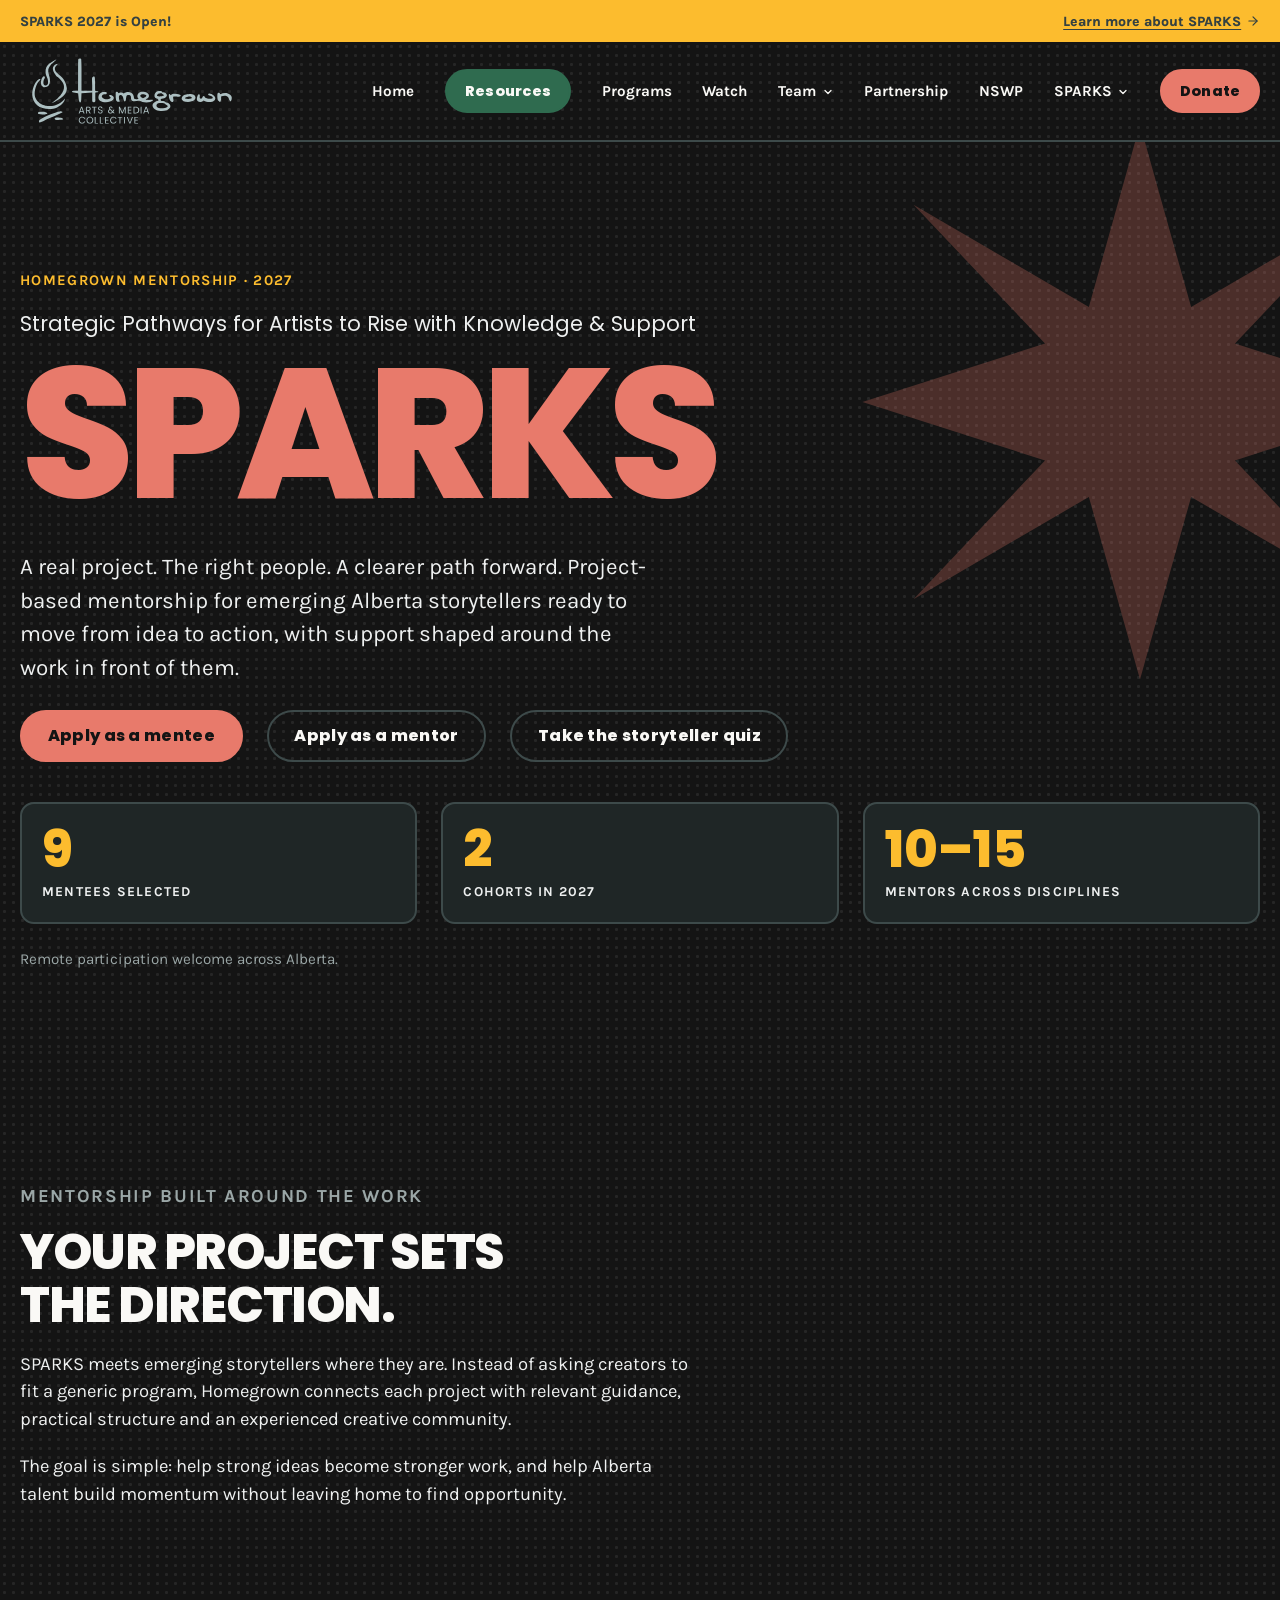
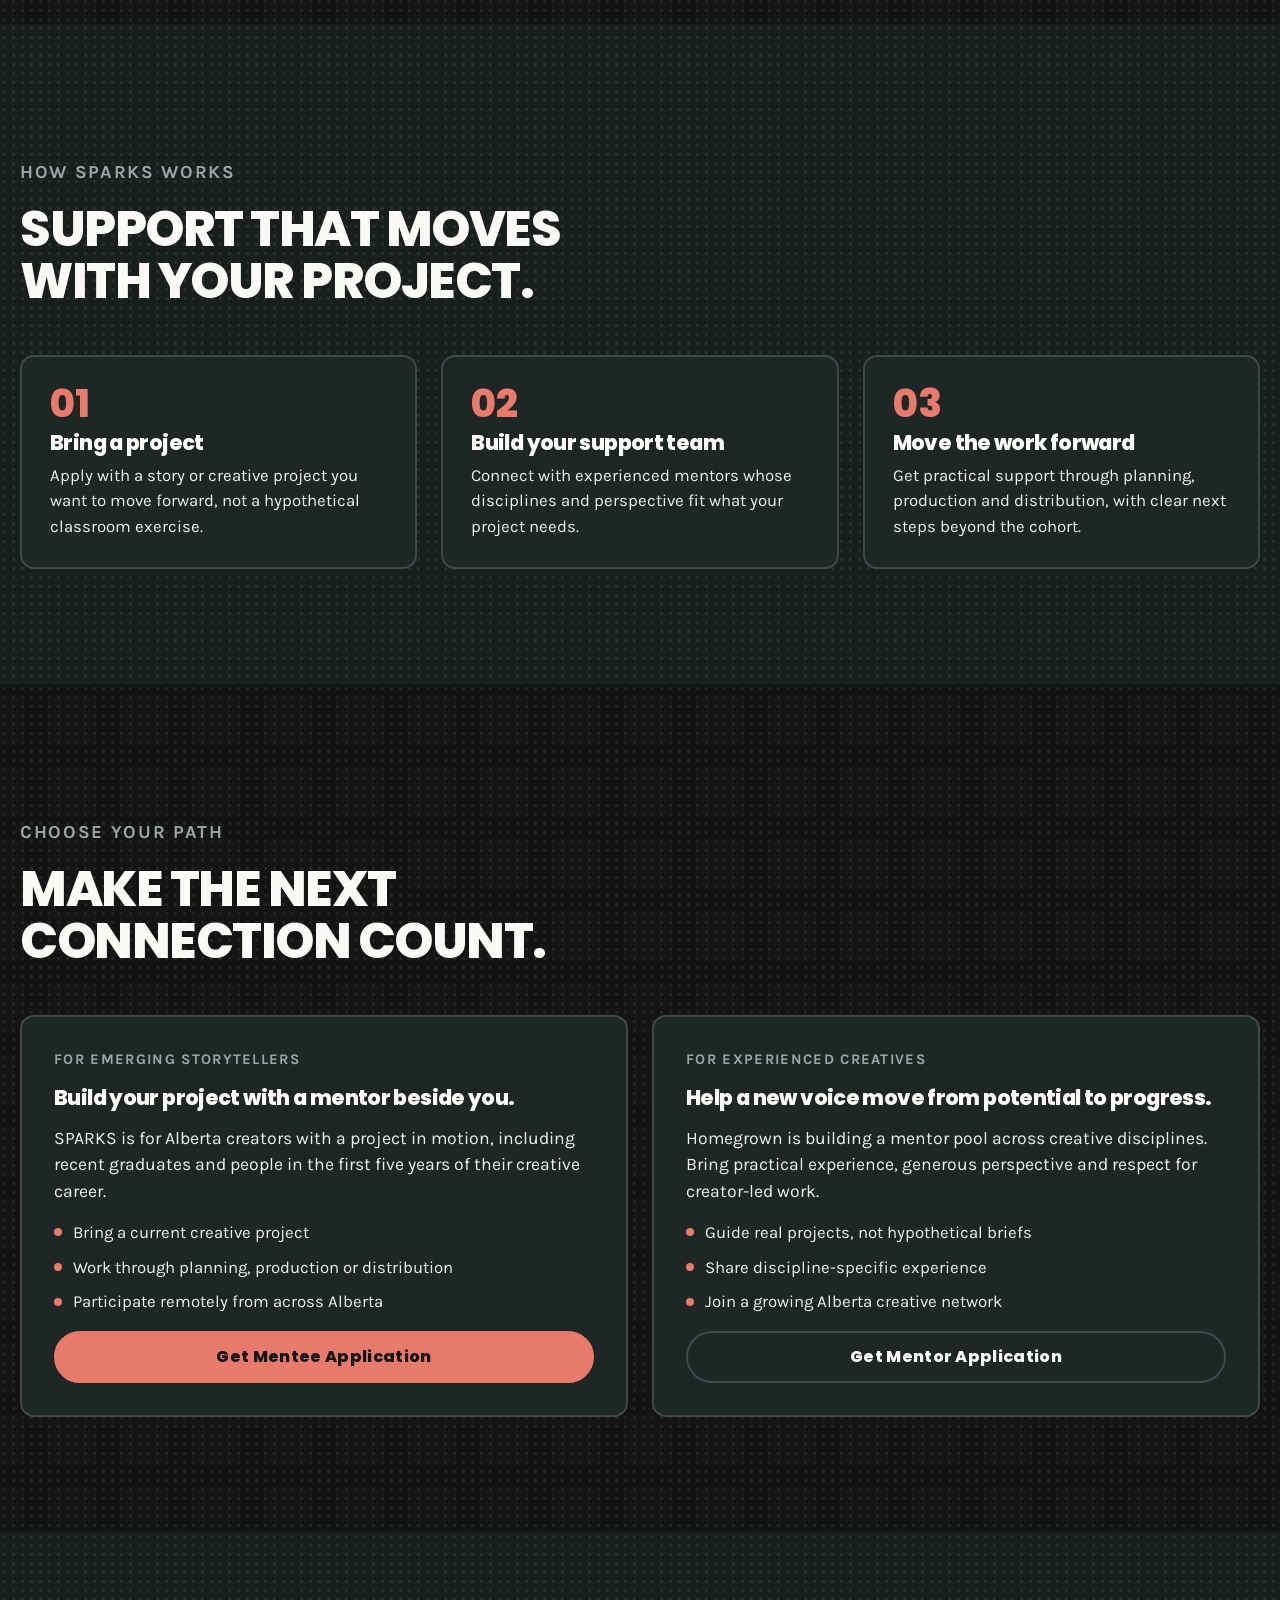
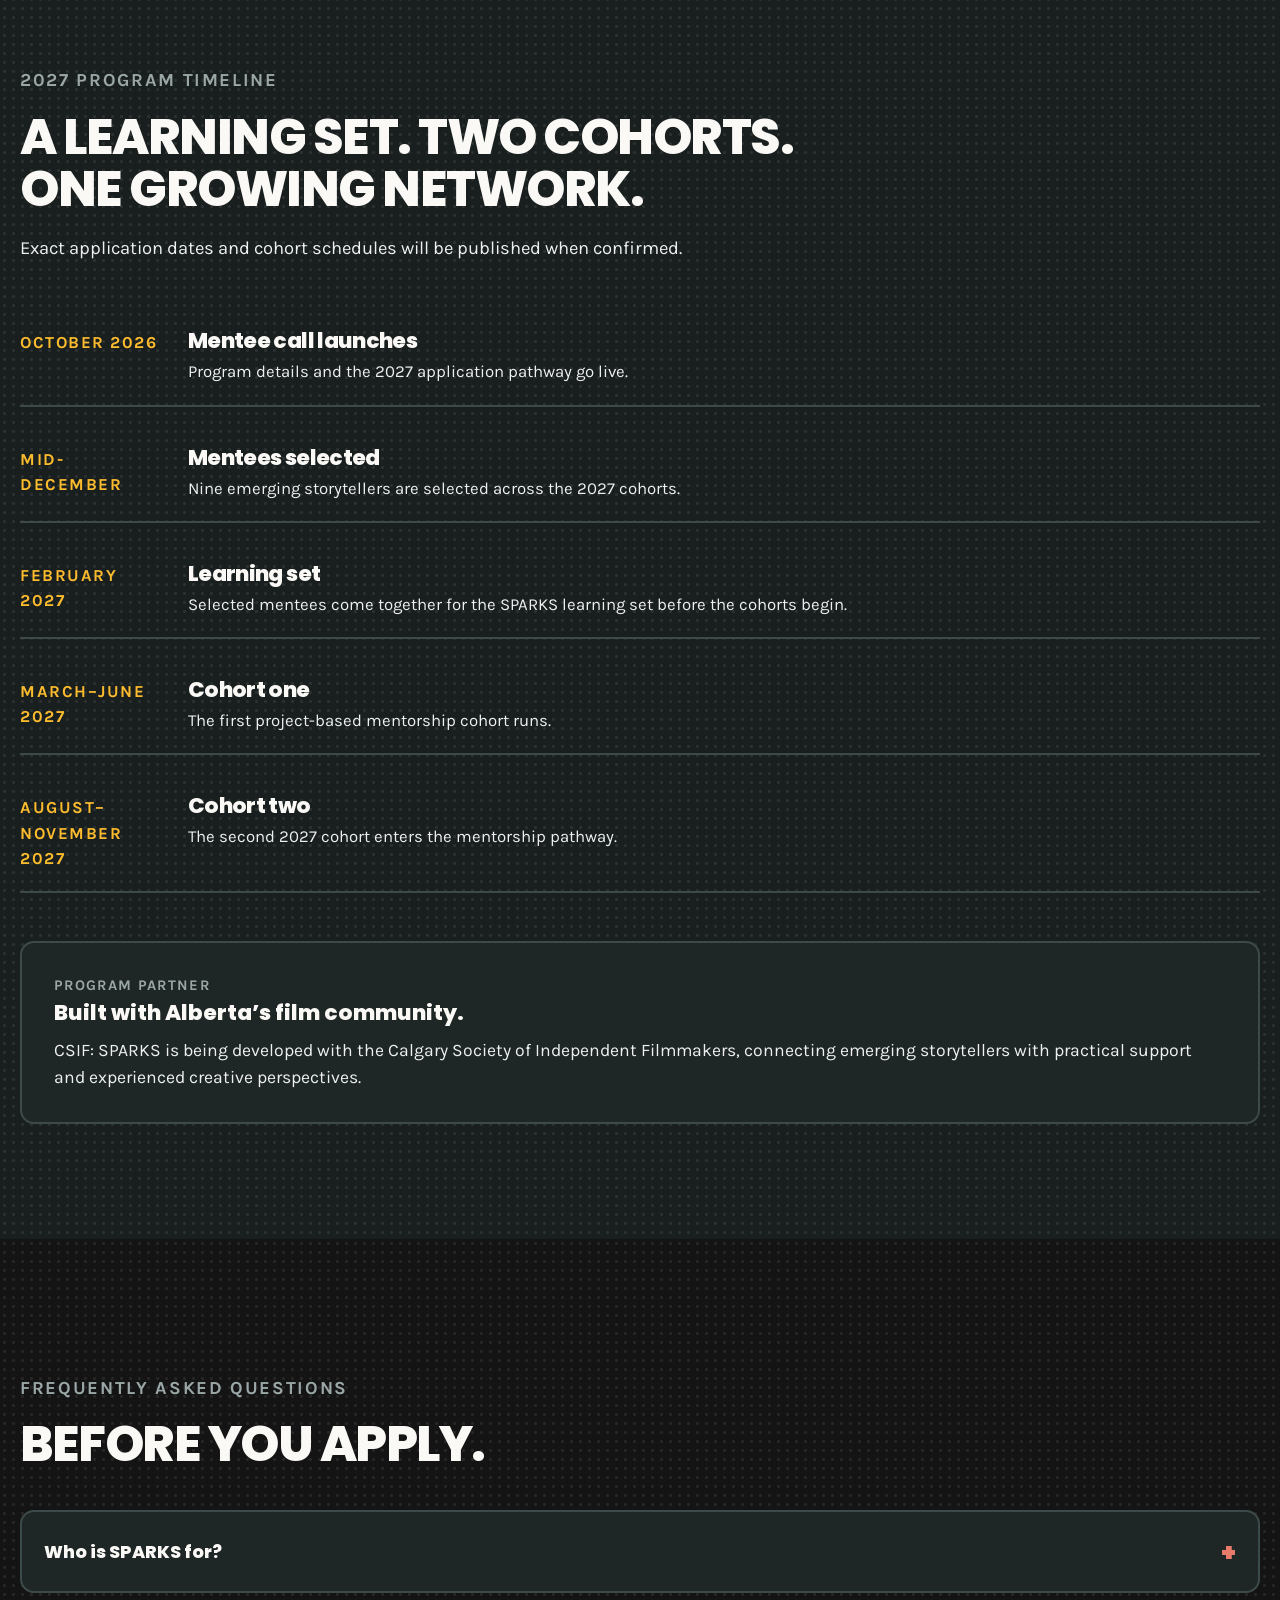
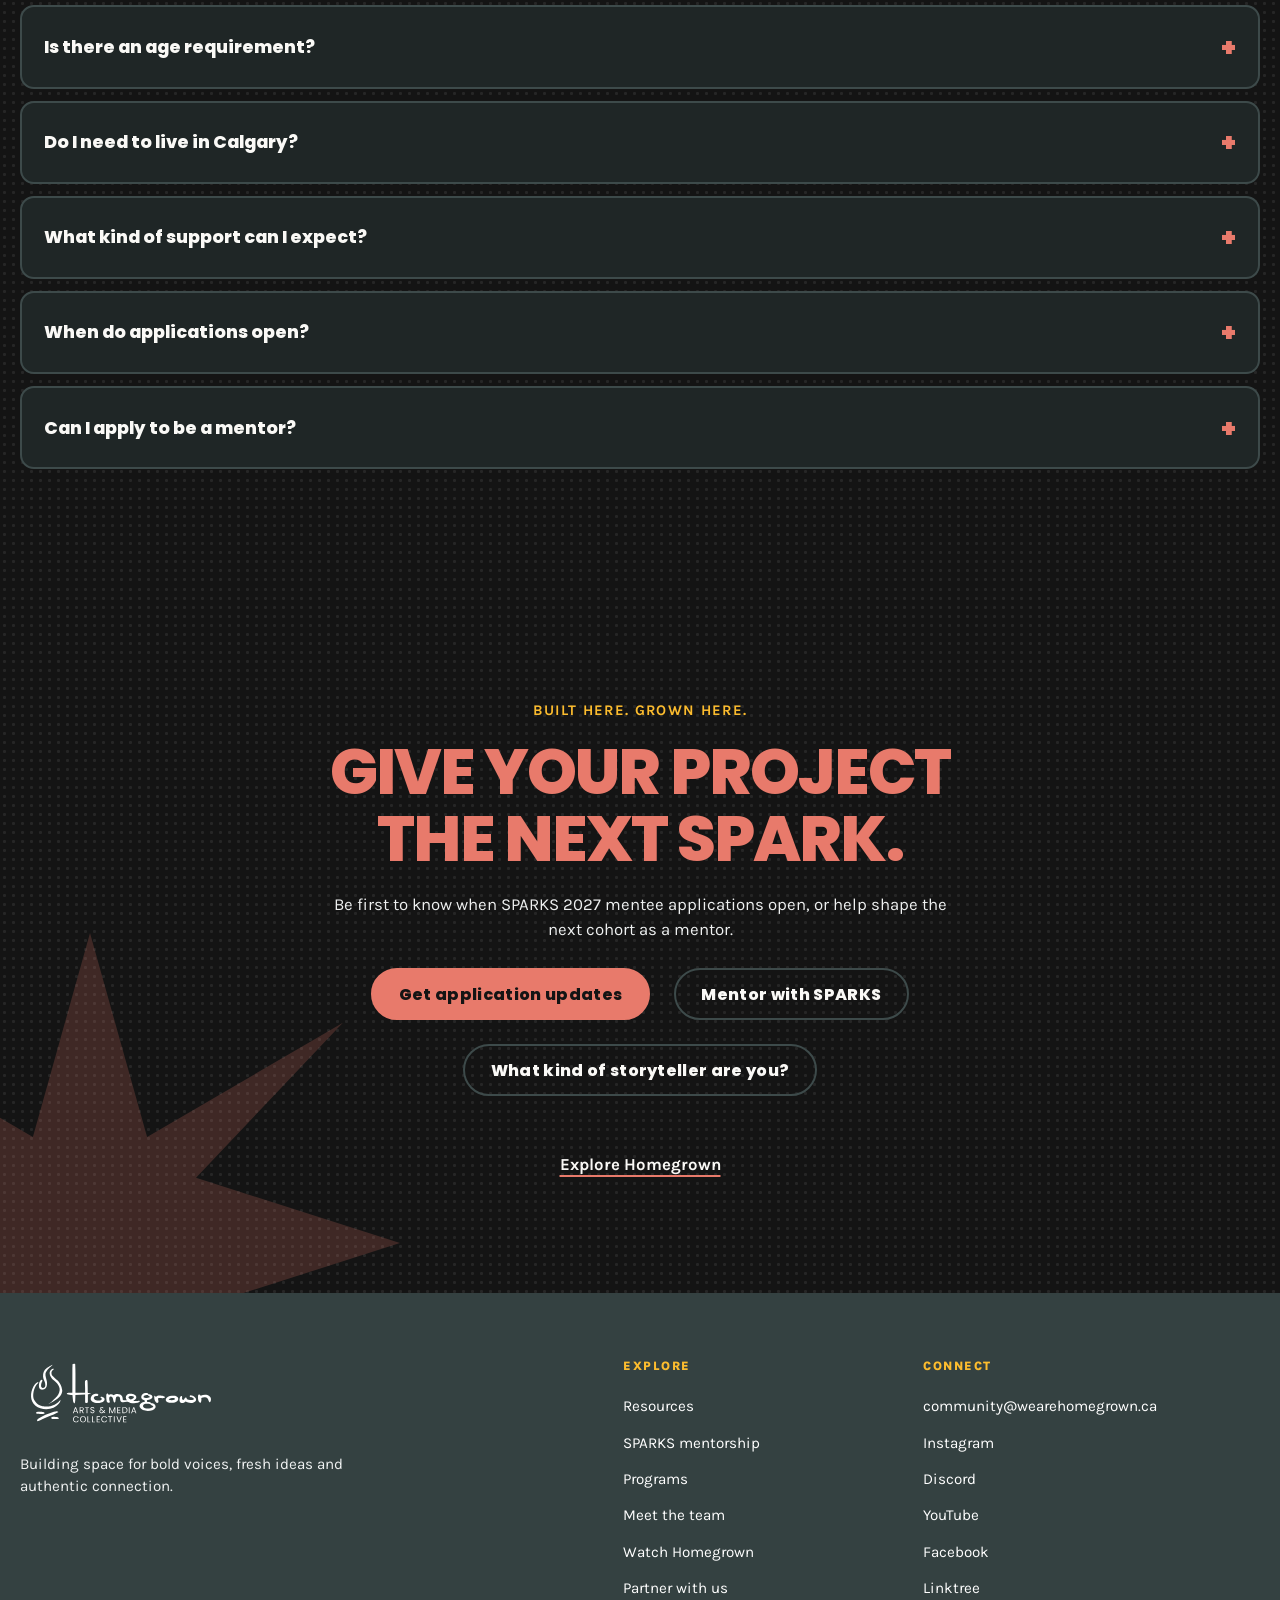
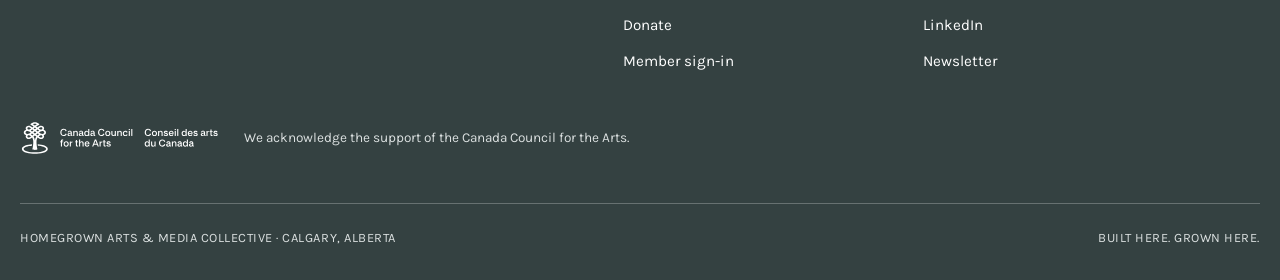
<file: sparks.html>
<!doctype html>
<html lang="en">
<head>
<script async src="https://www.googletagmanager.com/gtm.js?id=GTM-N6X9VNVV"></script>
<script>
  window.dataLayer = window.dataLayer || [];
  function gtag(){dataLayer.push(arguments);}
  gtag('js', new Date());
</script>

<script async src="https://www.googletagmanager.com/gtag/js?id=G-BBWDG3H8ZP"></script>
<script>
  window.dataLayer = window.dataLayer || [];
  function gtag(){dataLayer.push(arguments);}
  gtag('js', new Date());

  gtag('config', 'G-BBWDG3H8ZP');
</script>
<script type="text/javascript">
    (function(c,l,a,r,i,t,y){
        c[a]=c[a]||function(){(c[a].q=c[a].q||[]).push(arguments)};
        t=l.createElement(r);t.async=1;t.src="https://www.clarity.ms/tag/"+i;
        y=l.getElementsByTagName(r)[0];y.parentNode.insertBefore(t,y);
    })(window, document, "clarity", "script", "yo0bvsucyb");
</script>
<meta charset="utf-8">
<meta name="viewport" content="width=device-width, initial-scale=1">
<title>SPARKS Mentorship Program | Homegrown Arts &amp; Media Collective</title>
<meta name="description" content="Homegrown builds paid, supported pathways for emerging Alberta creators through mentorship, production, public presentation and partnership.">
<meta name="theme-color" content="#141414">
<link rel="icon" href="assets/favicon.jpg">
<link rel="shortcut icon" href="assets/favicon.jpg">
<link rel="preconnect" href="https://fonts.googleapis.com">
<link rel="preconnect" href="https://fonts.gstatic.com" crossorigin>
<link href="https://fonts.googleapis.com/css2?family=Karla:wght@400;700&amp;family=Poppins:wght@400;800&amp;display=swap" rel="stylesheet">
<link rel="stylesheet" href="css/styles.css">
<link rel="stylesheet" href="css/sparks.css">
<!-- Meta Pixel Code -->
<script>
!function(f,b,e,v,n,t,s)
{if(f.fbq)return;n=f.fbq=function(){n.callMethod?
n.callMethod.apply(n,arguments):n.queue.push(arguments)};
if(!f._fbq)f._fbq=n;n.push=n;n.loaded=!0;n.version='2.0';
n.queue=[];t=b.createElement(e);t.async=!0;
t.src=v;s=b.getElementsByTagName(e)[0];
s.parentNode.insertBefore(t,s)}(window, document,'script',
'https://connect.facebook.net/en_US/fbevents.js');
fbq('init', '2137911013458736');
fbq('track', 'PageView');
</script>
<noscript><img height="1" width="1" style="display:none"
src="https://www.facebook.com/tr?id=2137911013458736&ev=PageView&noscript=1"
/></noscript>
<!-- End Meta Pixel Code -->
</head>
<body class="sparks">
<a class="skip-link" href="#main-content">Skip to main content</a>

<div class="funding-strip">
  <div class="shell funding-strip-inner">
    <span>SPARKS 2027 is Open!</span>
    <a href="/sparks">Learn more about SPARKS
      <svg xmlns="http://www.w3.org/2000/svg" width="14" height="14" viewBox="0 0 24 24" fill="none" stroke="currentColor" stroke-width="2" stroke-linecap="round" stroke-linejoin="round" aria-hidden="true"><path d="M5 12h14"></path><path d="m12 5 7 7-7 7"></path></svg>
    </a>
  </div>
</div>

<header class="site-header">
  <div class="shell header-inner">
    <a href="./" class="brand" aria-label="Homegrown Arts and Media Collective home">
      <img src="assets/homegrown-logo.svg" alt="Homegrown Arts and Media Collective" width="450" height="160">
    </a>
    <nav class="desktop-nav" aria-label="Main navigation">
      <a href="./">Home</a>
      <a href="resources" class="button button-green button-small">Resources</a>
      <a href="./#programs">Programs</a>
      <a href="./#watch">Watch</a>
      <div class="nav-dropdown">
        <button type="button" class="nav-dropdown-toggle" aria-expanded="false" aria-haspopup="true">Team <svg xmlns="http://www.w3.org/2000/svg" width="12" height="12" viewBox="0 0 24 24" fill="none" stroke="currentColor" stroke-width="2.5" stroke-linecap="round" stroke-linejoin="round" aria-hidden="true"><path d="m6 9 6 6 6-6"></path></svg></button>
        <div class="nav-dropdown-menu">
          <a href="./#team">Staff</a>
        </div>
      </div>
      <a href="sponsor">Partnership</a>
      <a href="nswp">NSWP</a>
      <div class="nav-dropdown">
        <button type="button" class="nav-dropdown-toggle" aria-expanded="false" aria-haspopup="true">SPARKS <svg xmlns="http://www.w3.org/2000/svg" width="12" height="12" viewBox="0 0 24 24" fill="none" stroke="currentColor" stroke-width="2.5" stroke-linecap="round" stroke-linejoin="round" aria-hidden="true"><path d="m6 9 6 6 6-6"></path></svg></button>
        <div class="nav-dropdown-menu">
          <a href="sparks">Information</a>
          <a href="sparks-quiz">Storyteller Quiz</a>
          <a href="sparks-application-mentee" target="_blank" rel="noreferrer">Apply as a Mentee</a>
          <a href="sparks-application-mentor" target="_blank" rel="noreferrer">Become a Mentor</a>
          <a href="login">Mentee Portal</a>
        </div>
      </div>
      <a href="./#donate" class="button button-gold button-small">Donate</a>
    </nav>
    <details class="mobile-nav">
      <summary aria-label="Open navigation">
        <svg xmlns="http://www.w3.org/2000/svg" width="24" height="24" viewBox="0 0 24 24" fill="none" stroke="currentColor" stroke-width="2" stroke-linecap="round" stroke-linejoin="round" aria-hidden="true"><path d="M4 5h16"></path><path d="M4 12h16"></path><path d="M4 19h16"></path></svg>
      </summary>
      <nav aria-label="Mobile navigation">
        <a href="./">Home</a>
        <a href="resources">Resources</a>
        <a href="./#programs">Programs</a>
        <a href="./#watch">Watch</a>
        <a href="./#team">Team &middot; Staff</a>
        <a href="sponsor">Partnership</a>
        <a href="nswp">Nomad Social Work Project</a>
        <details class="mobile-subnav" open>
          <summary>SPARKS</summary>
          <a href="sparks">Information</a>
          <a href="sparks-quiz">Storyteller Quiz</a>
          <a href="sparks-application-mentee" target="_blank" rel="noreferrer">Apply as a Mentee</a>
          <a href="sparks-application-mentor" target="_blank" rel="noreferrer">Become a Mentor</a>
          <a href="login">Mentee Portal</a>
        </details>
        <a href="login">Member sign-in</a>
      </nav>
    </details>
  </div>
</header>

<main id="main-content">

  <section class="page-hero">
    <svg class="sp-burst hero" viewBox="0 0 760 760" aria-hidden="true"><polygon points="380,0 450,250 690,110 510,300 760,380 510,460 690,650 450,510 380,760 310,510 70,650 250,460 0,380 250,300 70,110 310,250"/></svg>
    <div class="shell">
      <p class="eyebrow gold">Homegrown mentorship &middot; 2027</p>
      <p class="sp-tagline">Strategic Pathways for Artists to Rise with Knowledge &amp; Support</p>
      <h1>SPARKS</h1>
      <p class="lede">A real project. The right people. A clearer path forward. Project-based mentorship for emerging Alberta storytellers ready to move from idea to action, with support shaped around the work in front of them.</p>
      <div class="button-row">
        <a class="button button-gold" href="sparks-application-mentee" target="_blank" rel="noopener">Apply as a mentee</a>
        <a class="button button-outline" href="sparks-application-mentor" target="_blank" rel="noopener">Apply as a mentor</a>
        <a class="button button-outline" href="sparks-quiz">Take the storyteller quiz</a>
      </div>
      <div class="stat-row" aria-label="SPARKS 2027 at a glance">
        <article><strong>9</strong><span>Mentees selected</span></article>
        <article><strong>2</strong><span>Cohorts in 2027</span></article>
        <article><strong>10&ndash;15</strong><span>Mentors across disciplines</span></article>
      </div>
      <p class="stat-note">Remote participation welcome across Alberta.</p>
    </div>
  </section>

  <section class="section section-light">
    <div class="shell">
      <div class="section-heading wide">
        <p class="eyebrow">Mentorship built around the work</p>
        <h2>Your project sets the direction.</h2>
        <p>SPARKS meets emerging storytellers where they are. Instead of asking creators to fit a generic program, Homegrown connects each project with relevant guidance, practical structure and an experienced creative community.</p>
        <p>The goal is simple: help strong ideas become stronger work, and help Alberta talent build momentum without leaving home to find opportunity.</p>
      </div>
    </div>
  </section>

  <section class="section section-soft">
    <div class="shell">
      <div class="section-heading wide">
        <p class="eyebrow">How SPARKS works</p>
        <h2>Support that moves with your project.</h2>
      </div>
      <div class="steps-grid">
        <div class="step-card">
          <span class="pathway-number">01</span>
          <h3>Bring a project</h3>
          <p>Apply with a story or creative project you want to move forward, not a hypothetical classroom exercise.</p>
        </div>
        <div class="step-card">
          <span class="pathway-number">02</span>
          <h3>Build your support team</h3>
          <p>Connect with experienced mentors whose disciplines and perspective fit what your project needs.</p>
        </div>
        <div class="step-card">
          <span class="pathway-number">03</span>
          <h3>Move the work forward</h3>
          <p>Get practical support through planning, production and distribution, with clear next steps beyond the cohort.</p>
        </div>
      </div>
    </div>
  </section>

  <section class="section section-light" id="paths">
    <div class="shell">
      <div class="section-heading wide">
        <p class="eyebrow">Choose your path</p>
        <h2>Make the next connection count.</h2>
      </div>
      <div class="path-grid">
        <article class="path-card">
          <p class="card-label">For emerging storytellers</p>
          <h3>Build your project with a mentor beside you.</h3>
          <p>SPARKS is for Alberta creators with a project in motion, including recent graduates and people in the first five years of their creative career.</p>
          <ul>
            <li>Bring a current creative project</li>
            <li>Work through planning, production or distribution</li>
            <li>Participate remotely from across Alberta</li>
          </ul>
          <a class="button button-charcoal" href="sparks-application-mentee" target="_blank" rel="noopener">Get Mentee Application</a>
        </article>
        <article class="path-card">
          <p class="card-label">For experienced creatives</p>
          <h3>Help a new voice move from potential to progress.</h3>
          <p>Homegrown is building a mentor pool across creative disciplines. Bring practical experience, generous perspective and respect for creator-led work.</p>
          <ul>
            <li>Guide real projects, not hypothetical briefs</li>
            <li>Share discipline-specific experience</li>
            <li>Join a growing Alberta creative network</li>
          </ul>
          <a class="button button-outline" href="sparks-application-mentor" target="_blank" rel="noopener">Get Mentor Application</a>
        </article>
      </div>
    </div>
  </section>

  <section class="section section-soft">
    <div class="shell">
      <div class="section-heading wide">
        <p class="eyebrow">2027 program timeline</p>
        <h2>A learning set. Two cohorts. One growing network.</h2>
        <p>Exact application dates and cohort schedules will be published when confirmed.</p>
      </div>
      <div class="timeline">
        <div class="timeline-item">
          <p class="eyebrow">October 2026</p>
          <div><h3>Mentee call launches</h3><p>Program details and the 2027 application pathway go live.</p></div>
        </div>
        <div class="timeline-item">
          <p class="eyebrow">Mid-December</p>
          <div><h3>Mentees selected</h3><p>Nine emerging storytellers are selected across the 2027 cohorts.</p></div>
        </div>
        <div class="timeline-item">
          <p class="eyebrow">February 2027</p>
          <div><h3>Learning set</h3><p>Selected mentees come together for the SPARKS learning set before the cohorts begin.</p></div>
        </div>
        <div class="timeline-item">
          <p class="eyebrow">March&ndash;June 2027</p>
          <div><h3>Cohort one</h3><p>The first project-based mentorship cohort runs.</p></div>
        </div>
        <div class="timeline-item">
          <p class="eyebrow">August&ndash;November 2027</p>
          <div><h3>Cohort two</h3><p>The second 2027 cohort enters the mentorship pathway.</p></div>
        </div>
      </div>
      <div class="partner-note">
        <p class="card-label">Program partner</p>
        <strong>Built with Alberta&rsquo;s film community.</strong>
        <p>CSIF: SPARKS is being developed with the Calgary Society of Independent Filmmakers, connecting emerging storytellers with practical support and experienced creative perspectives.</p>
      </div>
    </div>
  </section>

  <section class="section section-light">
    <div class="shell">
      <div class="section-heading wide">
        <p class="eyebrow">Frequently asked questions</p>
        <h2>Before you apply.</h2>
      </div>
      <div class="faq-list">
        <details>
          <summary>Who is SPARKS for?<span aria-hidden="true">+</span></summary>
          <p>Emerging storytellers, recent graduates and creators in roughly the first five years of their creative career. Applicants need a project they are ready to develop.</p>
        </details>
        <details>
          <summary>Is there an age requirement?<span aria-hidden="true">+</span></summary>
          <p>Yes. Mentee and mentor applicants must be 18 or older.</p>
        </details>
        <details>
          <summary>Do I need to live in Calgary?<span aria-hidden="true">+</span></summary>
          <p>No. SPARKS is rooted in Alberta and remote participation is welcome, helping creators participate from across the province.</p>
        </details>
        <details>
          <summary>What kind of support can I expect?<span aria-hidden="true">+</span></summary>
          <p>Mentorship is shaped around the project and may support planning, production and distribution, not a one-size-fits-all curriculum.</p>
        </details>
        <details>
          <summary>When do applications open?<span aria-hidden="true">+</span></summary>
          <p>The mentee call is planned for October 2026. Join the application notice list to hear when dates and the form are confirmed.</p>
        </details>
        <details>
          <summary>Can I apply to be a mentor?<span aria-hidden="true">+</span></summary>
          <p>Yes. Homegrown is building a cross-disciplinary pool of 10&ndash;15 mentors for the 2027 cohorts.</p>
        </details>
      </div>
    </div>
  </section>

  <section class="section final-cta section-dark">
    <svg class="sp-burst cta" viewBox="0 0 760 760" aria-hidden="true"><polygon points="380,0 450,250 690,110 510,300 760,380 510,460 690,650 450,510 380,760 310,510 70,650 250,460 0,380 250,300 70,110 310,250"/></svg>
    <div class="shell final-cta-inner">
      <p class="eyebrow gold">Built here. Grown here.</p>
      <h2>Give your project the next spark.</h2>
      <p>Be first to know when SPARKS 2027 mentee applications open, or help shape the next cohort as a mentor.</p>
      <div class="button-row centered">
        <a class="button button-gold" href="sparks-application-mentee" target="_blank" rel="noopener">Get application updates</a>
        <a class="button button-outline" href="sparks-application-mentor" target="_blank" rel="noopener">Mentor with SPARKS</a>
        <a class="button button-outline" href="sparks-quiz">What kind of storyteller are you?</a>
      </div>
      <p style="margin-top:2rem;"><a class="text-link light" href="./">Explore Homegrown</a></p>
    </div>
  </section>

</main>

<footer class="site-footer">
  <div class="shell footer-grid">
    <div class="footer-brand">
      <a href="./" aria-label="Homegrown Arts and Media Collective home">
        <img class="footer-logo" src="assets/homegrown-logo-white.svg" alt="Homegrown Arts and Media Collective" width="450" height="160">
      </a>
      <p>Building space for bold voices, fresh ideas and authentic connection.</p>
    </div>
    <div>
      <p class="footer-heading">Explore</p>
      <nav class="footer-links" aria-label="Explore Homegrown">
        <a href="resources">Resources</a>
        <a href="sparks">SPARKS mentorship</a>
        <a href="./#programs">Programs</a>
        <a href="./#team">Meet the team</a>
        <a href="./#watch">Watch Homegrown</a>
        <a href="sponsor">Partner with us</a>
        <a href="./#donate">Donate</a>
        <a href="login">Member sign-in</a>
      </nav>
    </div>
    <div>
      <p class="footer-heading">Connect</p>
      <nav class="footer-links" aria-label="Connect with Homegrown">
        <a href="mailto:community@wearehomegrown.ca">community@wearehomegrown.ca</a>
        <a href="https://www.instagram.com/weare.homegrown/" target="_blank" rel="noreferrer">Instagram</a>
        <a href="https://discord.gg/K6RRTGsyr2" target="_blank" rel="noreferrer">Discord</a>
        <a href="https://www.youtube.com/@we.are.homegrown" target="_blank" rel="noreferrer">YouTube</a>
        <a href="https://www.facebook.com/HomegrownAMC/" target="_blank" rel="noreferrer">Facebook</a>
        <a href="https://linktr.ee/HomegrownAMC" target="_blank" rel="noreferrer">Linktree</a>
        <a href="https://www.linkedin.com/company/we-are-homegrown/" target="_blank" rel="noreferrer">LinkedIn</a>
        <a href="https://wearehomegrown.kit.com/a77880c4d2" target="_blank" rel="noreferrer">Newsletter</a>
      </nav>
    </div>
  </div>
  <div class="shell footer-acknowledgement">
    <a href="https://canadacouncil.ca/" target="_blank" rel="noreferrer" aria-label="Canada Council for the Arts website">
      <img src="assets/canada-council-logo-white.svg" alt="Canada Council for the Arts" width="200" height="35">
    </a>
    <p>We acknowledge the support of the Canada Council for the Arts.</p>
  </div>

  <div class="shell footer-bottom">
    <span>Homegrown Arts &amp; Media Collective &middot; Calgary, Alberta</span>
    <span>Built here. Grown here.</span>
  </div>
</footer>

<script src="js/main.js" defer></script>
</body>
</html>
</file>
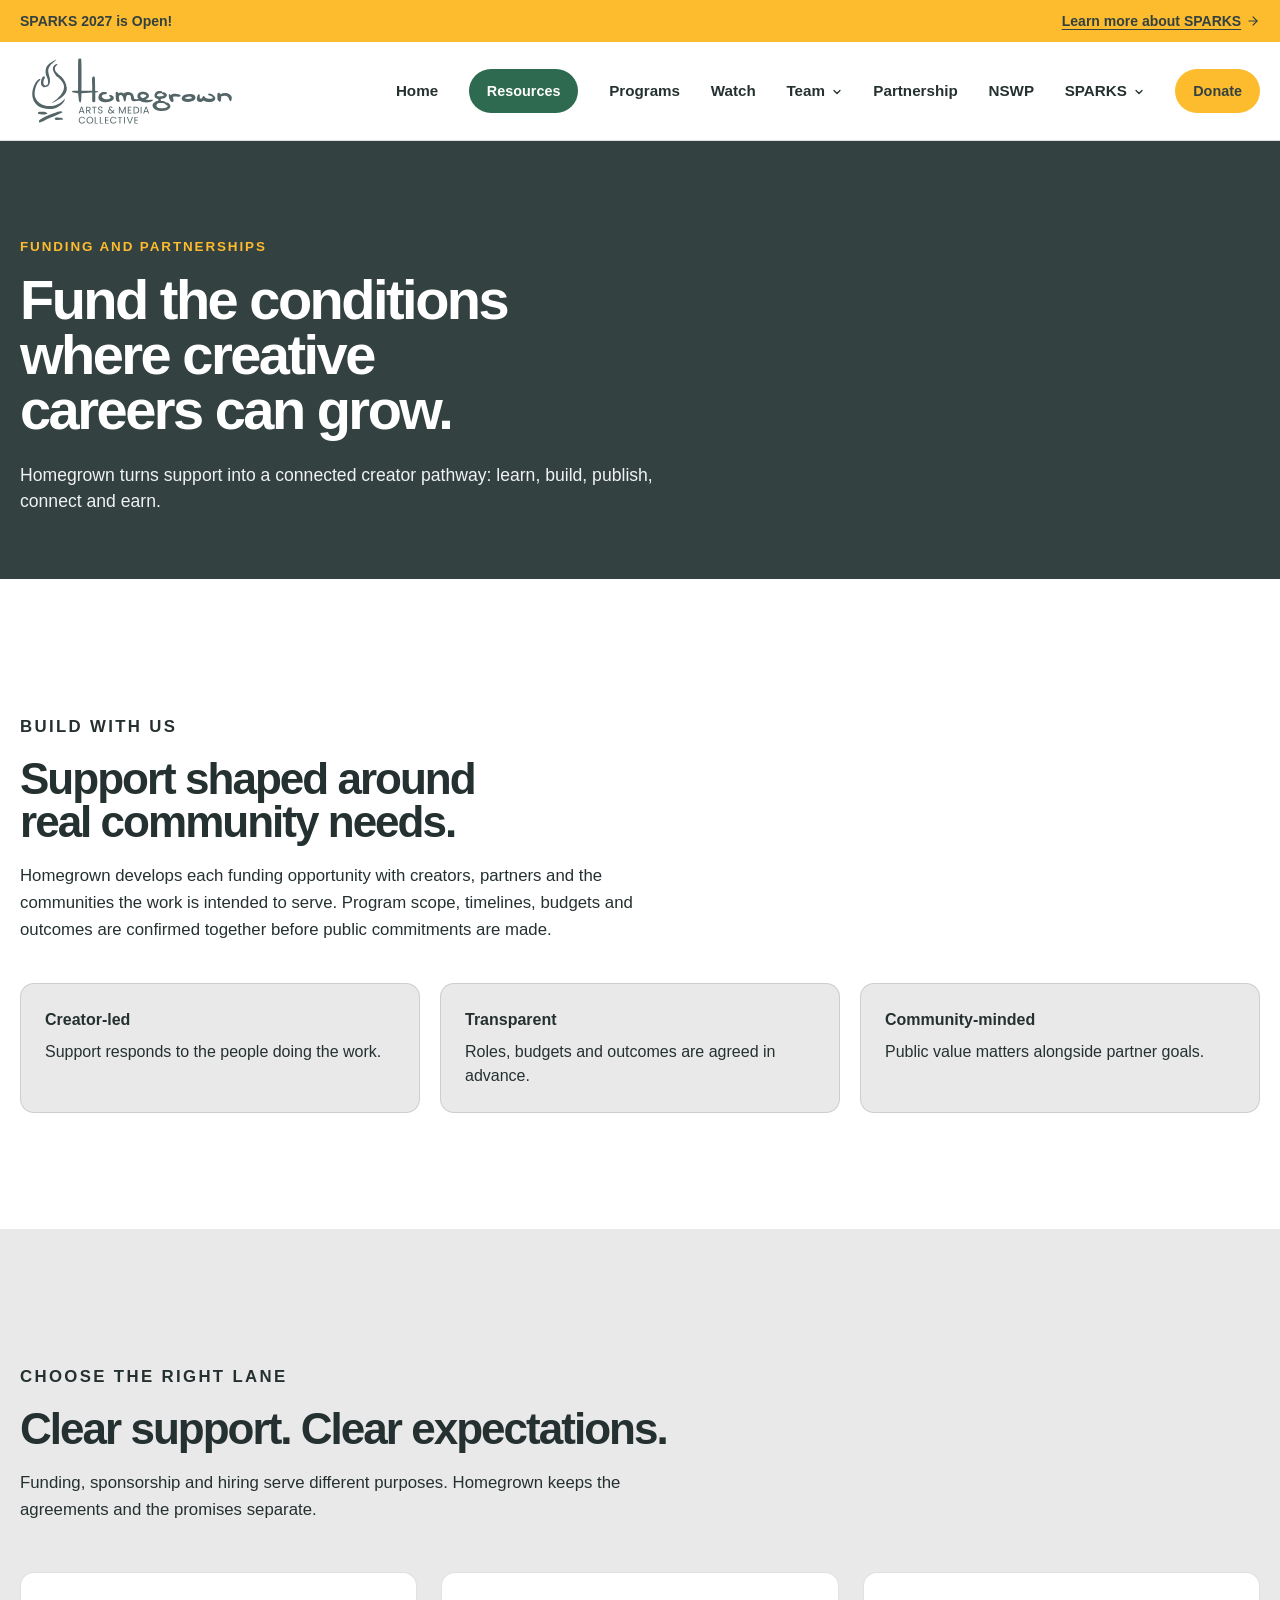
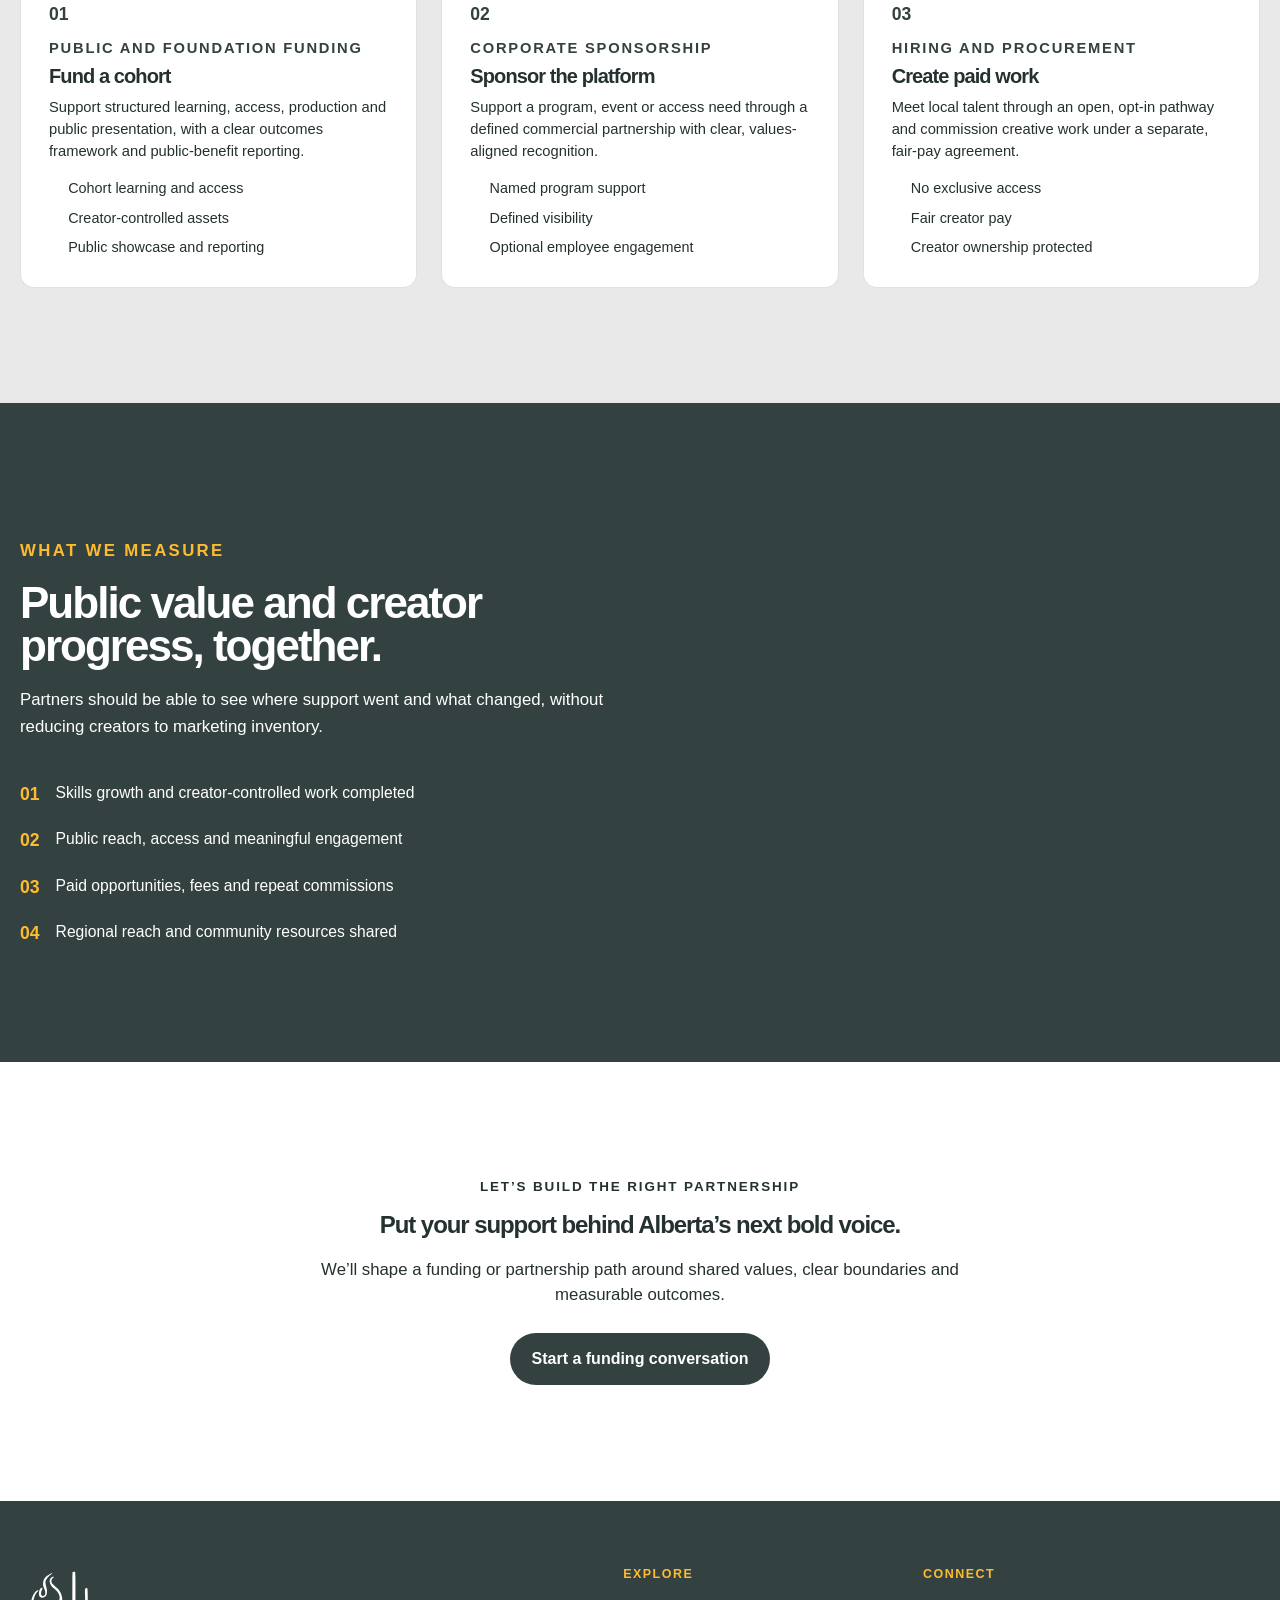
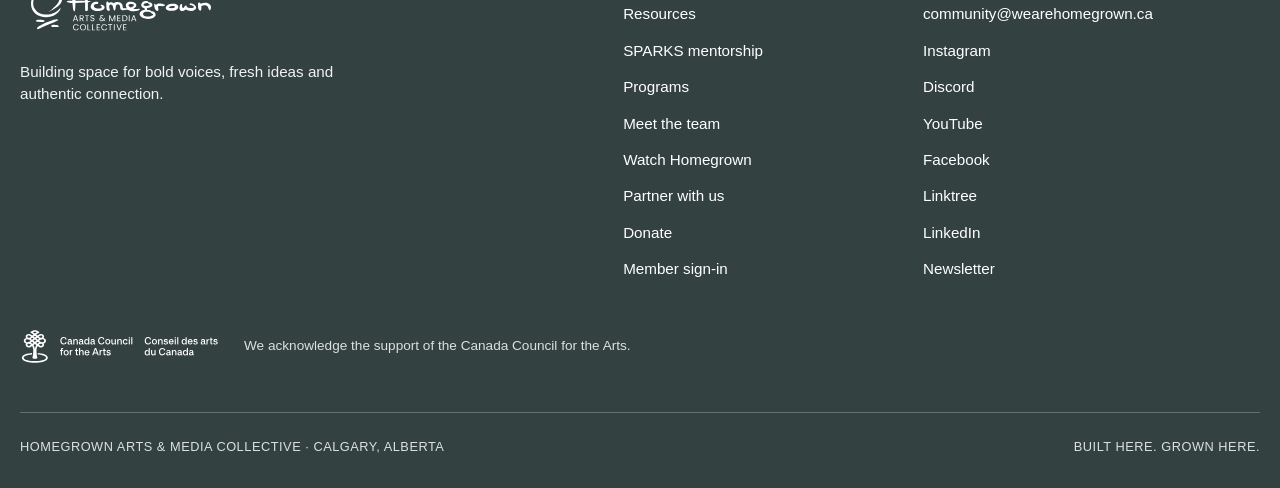
<file: sponsor.html>
<!doctype html>
<html lang="en">
<head>
<script async src="https://www.googletagmanager.com/gtm.js?id=GTM-N6X9VNVV"></script>
<script>
  window.dataLayer = window.dataLayer || [];
  function gtag(){dataLayer.push(arguments);}
  gtag('js', new Date());
</script>

<script async src="https://www.googletagmanager.com/gtag/js?id=G-BBWDG3H8ZP"></script>
<script>
  window.dataLayer = window.dataLayer || [];
  function gtag(){dataLayer.push(arguments);}
  gtag('js', new Date());

  gtag('config', 'G-BBWDG3H8ZP');
</script>
<script type="text/javascript">
    (function(c,l,a,r,i,t,y){
        c[a]=c[a]||function(){(c[a].q=c[a].q||[]).push(arguments)};
        t=l.createElement(r);t.async=1;t.src="https://www.clarity.ms/tag/"+i;
        y=l.getElementsByTagName(r)[0];y.parentNode.insertBefore(t,y);
    })(window, document, "clarity", "script", "yo0bvsucyb");
</script>
<meta charset="utf-8">
<meta name="viewport" content="width=device-width, initial-scale=1">
<title>Fund and Partner | Homegrown Arts &amp; Media Collective</title>
<meta name="description" content="Homegrown builds paid, supported pathways for emerging Alberta creators through mentorship, production, public presentation and partnership.">
<meta name="theme-color" content="#344141">
<link rel="icon" href="assets/favicon.jpg">
<link rel="shortcut icon" href="assets/favicon.jpg">
<link rel="stylesheet" href="css/styles.css">
<!-- Meta Pixel Code -->
<script>
!function(f,b,e,v,n,t,s)
{if(f.fbq)return;n=f.fbq=function(){n.callMethod?
n.callMethod.apply(n,arguments):n.queue.push(arguments)};
if(!f._fbq)f._fbq=n;n.push=n;n.loaded=!0;n.version='2.0';
n.queue=[];t=b.createElement(e);t.async=!0;
t.src=v;s=b.getElementsByTagName(e)[0];
s.parentNode.insertBefore(t,s)}(window, document,'script',
'https://connect.facebook.net/en_US/fbevents.js');
fbq('init', '2137911013458736');
fbq('track', 'PageView');
</script>
<noscript><img height="1" width="1" style="display:none"
src="https://www.facebook.com/tr?id=2137911013458736&ev=PageView&noscript=1"
/></noscript>
<!-- End Meta Pixel Code -->
</head>
<body>
<a class="skip-link" href="#main-content">Skip to main content</a>

<div class="funding-strip">
  <div class="shell funding-strip-inner">
    <span>SPARKS 2027 is Open!</span>
    <a href="/sparks">Learn more about SPARKS
      <svg xmlns="http://www.w3.org/2000/svg" width="14" height="14" viewBox="0 0 24 24" fill="none" stroke="currentColor" stroke-width="2" stroke-linecap="round" stroke-linejoin="round" aria-hidden="true"><path d="M5 12h14"></path><path d="m12 5 7 7-7 7"></path></svg>
    </a>
  </div>
</div>

<header class="site-header">
  <div class="shell header-inner">
    <a href="./" class="brand" aria-label="Homegrown Arts and Media Collective home">
      <img src="assets/homegrown-logo.svg" alt="Homegrown Arts and Media Collective" width="450" height="160">
    </a>
    <nav class="desktop-nav" aria-label="Main navigation">
      <a href="./">Home</a>
      <a href="resources" class="button button-green button-small">Resources</a>
      <a href="./#programs">Programs</a>
      <a href="./#watch">Watch</a>
      <div class="nav-dropdown">
        <button type="button" class="nav-dropdown-toggle" aria-expanded="false" aria-haspopup="true">Team <svg xmlns="http://www.w3.org/2000/svg" width="12" height="12" viewBox="0 0 24 24" fill="none" stroke="currentColor" stroke-width="2.5" stroke-linecap="round" stroke-linejoin="round" aria-hidden="true"><path d="m6 9 6 6 6-6"></path></svg></button>
        <div class="nav-dropdown-menu">
          <a href="./#team">Staff</a>
        </div>
      </div>
      <a href="sponsor">Partnership</a>
      <a href="nswp">NSWP</a>
      <div class="nav-dropdown">
        <button type="button" class="nav-dropdown-toggle" aria-expanded="false" aria-haspopup="true">SPARKS <svg xmlns="http://www.w3.org/2000/svg" width="12" height="12" viewBox="0 0 24 24" fill="none" stroke="currentColor" stroke-width="2.5" stroke-linecap="round" stroke-linejoin="round" aria-hidden="true"><path d="m6 9 6 6 6-6"></path></svg></button>
        <div class="nav-dropdown-menu">
          <a href="sparks">Information</a>
          <a href="sparks-quiz">Storyteller Quiz</a>
          <a href="sparks-application-mentee" target="_blank" rel="noreferrer">Apply as a Mentee</a>
          <a href="sparks-application-mentor" target="_blank" rel="noreferrer">Become a Mentor</a>
          <a href="login">Mentee Portal</a>
        </div>
      </div>
      <a href="./#donate" class="button button-gold button-small">Donate</a>
    </nav>
    <details class="mobile-nav">
      <summary aria-label="Open navigation">
        <svg xmlns="http://www.w3.org/2000/svg" width="24" height="24" viewBox="0 0 24 24" fill="none" stroke="currentColor" stroke-width="2" stroke-linecap="round" stroke-linejoin="round" aria-hidden="true"><path d="M4 5h16"></path><path d="M4 12h16"></path><path d="M4 19h16"></path></svg>
      </summary>
      <nav aria-label="Mobile navigation">
        <a href="./">Home</a>
        <a href="resources">Resources</a>
        <a href="./#programs">Programs</a>
        <a href="./#watch">Watch</a>
        <a href="./#team">Team &middot; Staff</a>
        <a href="sponsor">Partnership</a>
        <a href="nswp">Nomad Social Work Project</a>
        <details class="mobile-subnav">
          <summary>SPARKS</summary>
          <a href="sparks">Information</a>
          <a href="sparks-quiz">Storyteller Quiz</a>
          <a href="sparks-application-mentee" target="_blank" rel="noreferrer">Apply as a Mentee</a>
          <a href="sparks-application-mentor" target="_blank" rel="noreferrer">Become a Mentor</a>
          <a href="login">Mentee Portal</a>
        </details>
        <a href="login">Member sign-in</a>
      </nav>
    </details>
  </div>
</header>

<main id="main-content">

  <section class="page-hero">
    <div class="shell">
      <p class="eyebrow gold">Funding and partnerships</p>
      <h1>Fund the conditions where creative careers can grow.</h1>
      <p class="lede">Homegrown turns support into a connected creator pathway: learn, build, publish, connect and earn.</p>
    </div>
  </section>

  <section class="section section-light">
    <div class="shell">
      <div class="section-heading wide">
        <p class="eyebrow">Build with us</p>
        <h2>Support shaped around real community needs.</h2>
        <p>Homegrown develops each funding opportunity with creators, partners and the communities the work is intended to serve. Program scope, timelines, budgets and outcomes are confirmed together before public commitments are made.</p>
      </div>
      <div class="value-grid" style="margin-top:2.5rem;">
        <div class="value-card" style="background:var(--color-soft);border-color:rgba(52,65,65,.15);">
          <strong>Creator-led</strong>
          <p>Support responds to the people doing the work.</p>
        </div>
        <div class="value-card" style="background:var(--color-soft);border-color:rgba(52,65,65,.15);">
          <strong>Transparent</strong>
          <p>Roles, budgets and outcomes are agreed in advance.</p>
        </div>
        <div class="value-card" style="background:var(--color-soft);border-color:rgba(52,65,65,.15);">
          <strong>Community-minded</strong>
          <p>Public value matters alongside partner goals.</p>
        </div>
      </div>
    </div>
  </section>

  <section class="section section-soft">
    <div class="shell">
      <div class="section-heading wide">
        <p class="eyebrow">Choose the right lane</p>
        <h2>Clear support. Clear expectations.</h2>
        <p>Funding, sponsorship and hiring serve different purposes. Homegrown keeps the agreements and the promises separate.</p>
      </div>
      <div class="lane-grid">
        <article class="lane-card">
          <span class="pathway-number">01</span>
          <p class="card-label" style="color:var(--color-charcoal-deep);">Public and foundation funding</p>
          <h3>Fund a cohort</h3>
          <p>Support structured learning, access, production and public presentation, with a clear outcomes framework and public-benefit reporting.</p>
          <ul style="margin-top:1rem;display:flex;flex-direction:column;gap:.5rem;">
            <li style="padding-left:1.2rem;position:relative;font-size:.9rem;">Cohort learning and access</li>
            <li style="padding-left:1.2rem;position:relative;font-size:.9rem;">Creator-controlled assets</li>
            <li style="padding-left:1.2rem;position:relative;font-size:.9rem;">Public showcase and reporting</li>
          </ul>
        </article>
        <article class="lane-card">
          <span class="pathway-number">02</span>
          <p class="card-label" style="color:var(--color-charcoal-deep);">Corporate sponsorship</p>
          <h3>Sponsor the platform</h3>
          <p>Support a program, event or access need through a defined commercial partnership with clear, values-aligned recognition.</p>
          <ul style="margin-top:1rem;display:flex;flex-direction:column;gap:.5rem;">
            <li style="padding-left:1.2rem;position:relative;font-size:.9rem;">Named program support</li>
            <li style="padding-left:1.2rem;position:relative;font-size:.9rem;">Defined visibility</li>
            <li style="padding-left:1.2rem;position:relative;font-size:.9rem;">Optional employee engagement</li>
          </ul>
        </article>
        <article class="lane-card">
          <span class="pathway-number">03</span>
          <p class="card-label" style="color:var(--color-charcoal-deep);">Hiring and procurement</p>
          <h3>Create paid work</h3>
          <p>Meet local talent through an open, opt-in pathway and commission creative work under a separate, fair-pay agreement.</p>
          <ul style="margin-top:1rem;display:flex;flex-direction:column;gap:.5rem;">
            <li style="padding-left:1.2rem;position:relative;font-size:.9rem;">No exclusive access</li>
            <li style="padding-left:1.2rem;position:relative;font-size:.9rem;">Fair creator pay</li>
            <li style="padding-left:1.2rem;position:relative;font-size:.9rem;">Creator ownership protected</li>
          </ul>
        </article>
      </div>
    </div>
  </section>

  <section class="section section-dark">
    <div class="shell">
      <div class="section-heading wide">
        <p class="eyebrow gold">What we measure</p>
        <h2>Public value and creator progress, together.</h2>
        <p>Partners should be able to see where support went and what changed, without reducing creators to marketing inventory.</p>
      </div>
      <ul class="measure-list">
        <li><span class="pathway-number">01</span><span>Skills growth and creator-controlled work completed</span></li>
        <li><span class="pathway-number">02</span><span>Public reach, access and meaningful engagement</span></li>
        <li><span class="pathway-number">03</span><span>Paid opportunities, fees and repeat commissions</span></li>
        <li><span class="pathway-number">04</span><span>Regional reach and community resources shared</span></li>
      </ul>
    </div>
  </section>

  <section class="section final-cta">
    <div class="shell final-cta-inner">
      <p class="eyebrow">Let&rsquo;s build the right partnership</p>
      <h2>Put your support behind Alberta&rsquo;s next bold voice.</h2>
      <p>We&rsquo;ll shape a funding or partnership path around shared values, clear boundaries and measurable outcomes.</p>
      <div class="button-row centered">
        <a class="button button-charcoal" href="mailto:community@wearehomegrown.ca?subject=Funding%20or%20partnership%20conversation">Start a funding conversation</a>
      </div>
    </div>
  </section>

</main>

<footer class="site-footer">
  <div class="shell footer-grid">
    <div class="footer-brand">
      <a href="./" aria-label="Homegrown Arts and Media Collective home">
        <img class="footer-logo" src="assets/homegrown-logo-white.svg" alt="Homegrown Arts and Media Collective" width="450" height="160">
      </a>
      <p>Building space for bold voices, fresh ideas and authentic connection.</p>
    </div>
    <div>
      <p class="footer-heading">Explore</p>
      <nav class="footer-links" aria-label="Explore Homegrown">
        <a href="resources">Resources</a>
        <a href="sparks">SPARKS mentorship</a>
        <a href="./#programs">Programs</a>
        <a href="./#team">Meet the team</a>
        <a href="./#watch">Watch Homegrown</a>
        <a href="sponsor">Partner with us</a>
        <a href="./#donate">Donate</a>
        <a href="login">Member sign-in</a>
      </nav>
    </div>
    <div>
      <p class="footer-heading">Connect</p>
      <nav class="footer-links" aria-label="Connect with Homegrown">
        <a href="mailto:community@wearehomegrown.ca">community@wearehomegrown.ca</a>
        <a href="https://www.instagram.com/weare.homegrown/" target="_blank" rel="noreferrer">Instagram</a>
        <a href="https://discord.gg/K6RRTGsyr2" target="_blank" rel="noreferrer">Discord</a>
        <a href="https://www.youtube.com/@we.are.homegrown" target="_blank" rel="noreferrer">YouTube</a>
        <a href="https://www.facebook.com/HomegrownAMC/" target="_blank" rel="noreferrer">Facebook</a>
        <a href="https://linktr.ee/HomegrownAMC" target="_blank" rel="noreferrer">Linktree</a>
        <a href="https://www.linkedin.com/company/we-are-homegrown/" target="_blank" rel="noreferrer">LinkedIn</a>
        <a href="https://wearehomegrown.kit.com/a77880c4d2" target="_blank" rel="noreferrer">Newsletter</a>
      </nav>
    </div>
  </div>
  <div class="shell footer-acknowledgement">
    <a href="https://canadacouncil.ca/" target="_blank" rel="noreferrer" aria-label="Canada Council for the Arts website">
      <img src="assets/canada-council-logo-white.svg" alt="Canada Council for the Arts" width="200" height="35">
    </a>
    <p>We acknowledge the support of the Canada Council for the Arts.</p>
  </div>

  <div class="shell footer-bottom">
    <span>Homegrown Arts &amp; Media Collective &middot; Calgary, Alberta</span>
    <span>Built here. Grown here.</span>
  </div>
</footer>

<script src="js/main.js" defer></script>
</body>
</html>
</file>
<file: css/styles.css>
/* ==========================================================================
   Homegrown Arts & Media Collective — Design Tokens & Base Styles
   Colour values, spacing scale and component patterns are carried over
   from the live production site (see README "Design tokens" section).
   ========================================================================== */

:root {
  /* Colour tokens */
  --color-charcoal-deep: #344141; /* primary dark background / heading text */
  --color-charcoal: #5c6c6c;      /* secondary dark tone (program card, tone-2) */
  --color-gold: #fcbc2e;          /* brand accent */
  --color-green: #2d6a4f;         /* TODO: confirm exact brand green — Resources nav button */
  --color-paper: #ffffff;         /* light background */
  --color-ink: #253030;           /* body copy on light backgrounds */
  --color-soft: #e9e9e9;          /* soft neutral section background */
  --color-dusty-teal: #acb4b4;    /* muted accent background */
  --color-hero-lede: #f0f2f2;     /* hero paragraph on dark background */
  --color-footer-muted: #dbe0e0;  /* footer meta text */

  /* Typography */
  --font-sans: "Avenir Next", "Century Gothic", Arial, sans-serif;
  --weight-heading: 900;
  --weight-bold: 800;

  /* Layout */
  --shell-max: 78rem;
  --shell-gutter: 1.25rem;
  --radius: 14px;
  --radius-sm: 10px;
  --radius-pill: 999px;

  /* Motion */
  --transition-fast: 0.16s ease;
}

/* ---- Reset ---- */
*,
*::before,
*::after {
  box-sizing: border-box;
}

html {
  scroll-behavior: smooth;
}

@media (prefers-reduced-motion: reduce) {
  html {
    scroll-behavior: auto;
  }
  * {
    animation-duration: 0.01ms !important;
    animation-iteration-count: 1 !important;
    transition-duration: 0.01ms !important;
    scroll-behavior: auto !important;
  }
}

body {
  margin: 0;
  background: var(--color-paper);
  color: var(--color-ink);
  font-family: var(--font-sans);
  line-height: 1.5;
  -webkit-font-smoothing: antialiased;
  overflow-x: hidden;
}

img {
  max-width: 100%;
  display: block;
}

a {
  color: inherit;
}

h1, h2, h3, h4 {
  margin: 0;
  font-weight: var(--weight-heading);
  line-height: 0.98;
  letter-spacing: -0.045em;
  text-wrap: balance;
}

p {
  margin: 0;
}

ul, ol {
  margin: 0;
  padding: 0;
  list-style: none;
}

button {
  font: inherit;
}

/* ---- Focus states (keyboard accessibility) ---- */
a:focus-visible,
button:focus-visible,
summary:focus-visible,
input:focus-visible,
textarea:focus-visible {
  outline: 3px solid var(--color-gold);
  outline-offset: 4px;
  border-radius: var(--radius-sm);
}

/* ---- Skip link ---- */
.skip-link {
  position: fixed;
  top: 0.75rem;
  left: 0.75rem;
  z-index: 1000;
  background: var(--color-gold);
  color: var(--color-charcoal-deep);
  border-radius: var(--radius-sm);
  padding: 0.7rem 1rem;
  font-weight: var(--weight-bold);
  text-decoration: none;
  transform: translateY(-200%);
  transition: transform var(--transition-fast);
}

.skip-link:focus {
  transform: translateY(0);
}

/* ---- Layout shell ---- */
.shell {
  width: min(calc(100% - 2.5rem), var(--shell-max));
  margin-inline: auto;
}

.section {
  padding: clamp(4rem, 9vw, 8.5rem) 0;
}

.section-dark {
  background: var(--color-charcoal-deep);
  color: var(--color-paper);
}

.section-light {
  background: var(--color-paper);
}

.section-soft {
  background: var(--color-soft);
}

.section-gold {
  background: var(--color-gold);
  color: var(--color-charcoal-deep);
}

.eyebrow {
  display: block;
  letter-spacing: 0.14em;
  text-transform: uppercase;
  margin: 0 0 1rem;
  font-size: 0.84rem;
  font-weight: var(--weight-heading);
}

.eyebrow.gold {
  color: var(--color-gold);
}

.section-dark .eyebrow:not(.gold) {
  color: var(--color-hero-lede);
}

.section-heading {
  max-width: 46rem;
}

.section-heading.narrow {
  max-width: 34rem;
}

.section-heading.wide {
  max-width: 52rem;
}

.section-heading h2 {
  font-size: clamp(2rem, 4vw, 2.75rem);
}

.section-heading p {
  margin-top: 1.25rem;
  font-size: 1.05rem;
  line-height: 1.6;
  max-width: 40rem;
}

/* ---- Buttons & text links ---- */
.button {
  display: inline-flex;
  align-items: center;
  justify-content: center;
  gap: 0.55rem;
  min-height: 3.3rem;
  padding: 0.85rem 1.25rem;
  border-radius: var(--radius-pill);
  border: 2px solid transparent;
  font-weight: 850;
  line-height: 1.2;
  text-decoration: none;
  transition: transform var(--transition-fast), box-shadow var(--transition-fast);
  cursor: pointer;
}

.button:hover {
  transform: translateY(-2px);
}

.button svg {
  flex-shrink: 0;
}

.button-gold {
  background: var(--color-gold);
  color: var(--color-charcoal-deep);
}

.button-charcoal {
  background: var(--color-charcoal-deep);
  color: var(--color-paper);
}

.button-green {
  background: var(--color-green);
  color: var(--color-paper);
}

.button-outline {
  background: transparent;
  border-color: currentColor;
  color: inherit;
}

.button-small {
  min-height: 2.75rem;
  padding: 0.65rem 1rem;
  font-size: 0.9rem;
}

.button-row {
  display: flex;
  flex-wrap: wrap;
  align-items: center;
  gap: 1.5rem;
  margin-top: 1.6rem;
}

.button-row.centered {
  justify-content: center;
}

.text-link {
  display: inline-flex;
  align-items: center;
  gap: 0.4rem;
  color: var(--color-charcoal-deep);
  font-weight: 850;
  text-decoration: underline;
  text-decoration-thickness: 0.14rem;
  text-underline-offset: 0.3rem;
  margin-top: 1.5rem;
}

.text-link.light {
  color: var(--color-paper);
}

.card-label {
  display: block;
  letter-spacing: 0.12em;
  text-transform: uppercase;
  font-size: 0.78rem;
  font-weight: var(--weight-heading);
  margin-bottom: auto;
}

/* ==========================================================================
   Header
   ========================================================================== */

.funding-strip {
  background: var(--color-gold);
  color: var(--color-charcoal-deep);
  font-size: 0.875rem;
  font-weight: 750;
}

.funding-strip-inner {
  display: flex;
  justify-content: space-between;
  align-items: center;
  gap: 1rem;
  min-height: 2.65rem;
  flex-wrap: wrap;
  padding-block: 0.35rem;
}

.funding-strip-inner a {
  display: inline-flex;
  align-items: center;
  gap: 0.3rem;
  text-decoration: underline;
  text-underline-offset: 0.2rem;
  white-space: nowrap;
}

.site-header {
  background: var(--color-paper);
  border-bottom: 1px solid rgba(52, 65, 65, 0.16);
  position: sticky;
  top: 0;
  z-index: 50;
}

.header-inner {
  display: flex;
  align-items: center;
  justify-content: space-between;
  gap: 1rem;
  min-height: 4.6rem;
}

.brand {
  display: block;
  width: 11rem;
  height: auto;
  padding-block: 0.55rem;
  overflow: hidden;
}

.brand img {
  width: 100%;
  height: auto;
}

.desktop-nav {
  display: none;
  align-items: center;
  gap: clamp(1rem, 2.4vw, 2rem);
}

.desktop-nav a:not(.button) {
  text-decoration: none;
  font-weight: 750;
  font-size: 0.95rem;
}

.desktop-nav a:not(.button):hover {
  text-decoration: underline;
  text-underline-offset: 0.3rem;
}

.nav-dropdown {
  position: relative;
}

.nav-dropdown-toggle {
  display: inline-flex;
  align-items: center;
  gap: 0.35rem;
  background: none;
  border: none;
  padding: 0;
  cursor: pointer;
  text-decoration: none;
  font-weight: 750;
  font-size: 0.95rem;
  color: inherit;
}

.nav-dropdown-toggle svg {
  transition: transform var(--transition-fast);
}

.nav-dropdown.open .nav-dropdown-toggle svg {
  transform: rotate(180deg);
}

.nav-dropdown-menu {
  position: absolute;
  top: calc(100% + 0.7rem);
  left: 50%;
  transform: translateX(-50%);
  min-width: 13rem;
  background: var(--color-paper);
  border: 2px solid var(--color-charcoal-deep);
  box-shadow: 0.4rem 0.4rem 0 var(--color-gold);
  border-radius: var(--radius);
  padding: 0.5rem;
  display: none;
  flex-direction: column;
  z-index: 60;
}

.nav-dropdown.open .nav-dropdown-menu {
  display: flex;
}

.nav-dropdown-menu a {
  padding: 0.6rem 0.75rem;
  font-weight: 750;
  font-size: 0.92rem;
  text-decoration: none;
  border-radius: var(--radius-sm);
}

.nav-dropdown-menu a:hover {
  background: var(--color-soft);
}

.mobile-nav {
  position: relative;
}

.mobile-nav > summary {
  display: flex;
  align-items: center;
  justify-content: center;
  cursor: pointer;
  border: 2px solid var(--color-charcoal-deep);
  border-radius: var(--radius-sm);
  padding: 0.5rem;
  list-style: none;
}

.mobile-nav > summary::-webkit-details-marker,
.mobile-nav > summary::marker {
  display: none;
  content: "";
}

.mobile-nav[open] > summary svg {
  transform: rotate(90deg);
}

.mobile-nav nav {
  position: absolute;
  top: calc(100% + 0.6rem);
  right: 0;
  width: 15rem;
  background: var(--color-paper);
  border: 2px solid var(--color-charcoal-deep);
  border-radius: var(--radius);
  box-shadow: 0.5rem 0.5rem 0 var(--color-gold);
  padding: 0.75rem;
  display: flex;
  flex-direction: column;
}

.mobile-nav nav a,
.mobile-subnav summary {
  padding: 0.5rem 0.75rem;
  font-weight: 800;
  line-height: 1.3;
  text-decoration: none;
}

.mobile-nav nav a:hover,
.mobile-subnav summary:hover {
  background: var(--color-soft);
  border-radius: var(--radius-sm);
}

.mobile-nav nav {
  max-height: calc(100vh - 7rem);
  overflow-y: auto;
}

/* SPARKS sub-group inside the mobile menu */
.mobile-subnav {
  display: flex;
  flex-direction: column;
}

.mobile-subnav summary {
  display: flex;
  align-items: center;
  justify-content: space-between;
  cursor: pointer;
  list-style: none;
}

.mobile-subnav summary::-webkit-details-marker,
.mobile-subnav summary::marker {
  display: none;
  content: "";
}

.mobile-subnav summary::after {
  content: "";
  width: 0.45rem;
  height: 0.45rem;
  border-right: 2px solid currentColor;
  border-bottom: 2px solid currentColor;
  transform: rotate(45deg) translate(-2px, -2px);
  transition: transform 0.15s ease;
}

.mobile-subnav[open] summary::after {
  transform: rotate(225deg) translate(-2px, -2px);
}

.mobile-subnav[open] {
  margin-bottom: 0.25rem;
}

.mobile-nav nav .mobile-subnav a {
  margin-left: 0.75rem;
  padding-left: 0.75rem;
  border-left: 2px solid var(--color-soft);
  font-weight: 700;
  border-radius: 0;
}

@media (min-width: 981px) {
  .desktop-nav {
    display: flex;
  }
  .mobile-nav {
    display: none;
  }
  .brand {
    width: 14rem;
    height: auto;
  }
}

/* ==========================================================================
   Hero
   ========================================================================== */

.hero {
  position: relative;
  isolation: isolate;
  display: flex;
  align-items: center;
  min-height: clamp(30rem, 72vh, 44rem);
  padding: clamp(3.5rem, 8vw, 7rem) 0;
  overflow: hidden;
}

.hero-bg {
  position: absolute;
  inset: 0;
  width: 100%;
  height: 100%;
  object-fit: cover;
  object-position: center 60%;
  z-index: -2;
}

.hero::after {
  content: "";
  position: absolute;
  inset: 0;
  z-index: -1;
  background:
    linear-gradient(90deg, rgba(26, 23, 20, 0.92) 0%, rgba(26, 23, 20, 0.78) 38%, rgba(26, 23, 20, 0.32) 72%, rgba(26, 23, 20, 0.24) 100%),
    linear-gradient(180deg, rgba(26, 23, 20, 0.25) 0%, rgba(26, 23, 20, 0) 30%, rgba(26, 23, 20, 0.15) 100%);
}

.hero-grid {
  display: block;
}

/* Mobile: bias the crop toward the open sky (avoids slicing the right-edge
   crew member) and strengthen the scrim so body copy stays legible over
   the busier centre of the photo. */
@media (max-width: 760px) {
  .hero-bg {
    object-position: 40% 60%;
  }
  .hero::after {
    background:
      linear-gradient(180deg, rgba(26, 23, 20, 0.45) 0%, rgba(26, 23, 20, 0.28) 38%, rgba(26, 23, 20, 0.45) 100%),
      linear-gradient(90deg, rgba(26, 23, 20, 0.92) 0%, rgba(26, 23, 20, 0.78) 50%, rgba(26, 23, 20, 0.58) 100%);
  }
}

.hero-copy h1 {
  font-size: clamp(2.4rem, 7vw, 4.2rem);
  max-width: 14ch;
}

.hero-lede {
  color: var(--color-hero-lede);
  max-width: 37rem;
  margin: 1.75rem 0 0;
  font-size: clamp(1.1rem, 2vw, 1.42rem);
  line-height: 1.5;
}

/* ==========================================================================
   Proof ribbon (stats strip)
   ========================================================================== */

.proof-ribbon {
  background: var(--color-dusty-teal);
  color: var(--color-charcoal-deep);
  border-bottom: 1px solid rgba(52, 65, 65, 0.25);
}

.proof-ribbon-grid {
  display: grid;
  grid-template-columns: repeat(2, auto);
  gap: 1.5rem 2.5rem;
  align-items: center;
  padding-block: 2rem;
}

.proof-ribbon-grid p {
  display: flex;
  flex-direction: column;
  gap: 0.25rem;
}

.proof-ribbon-grid strong {
  font-size: 2.25rem;
  font-weight: 900;
  line-height: 1;
}

.proof-ribbon-grid span {
  font-size: 0.8rem;
  text-transform: uppercase;
  letter-spacing: 0.08em;
  font-weight: 700;
}

@media (min-width: 761px) {
  .proof-ribbon-grid {
    grid-template-columns: repeat(4, auto);
    justify-content: space-between;
  }
}

/* ==========================================================================
   Pathway (Learn / Build / Publish / Connect / Earn)
   ========================================================================== */

.pathway-grid {
  display: grid;
  grid-template-columns: repeat(3, 1fr);
  gap: 1.25rem;
  margin-top: 3rem;
}

@media (max-width: 860px) {
  .pathway-grid {
    grid-template-columns: repeat(2, 1fr);
  }
}

@media (max-width: 560px) {
  .pathway-grid {
    grid-template-columns: 1fr;
  }
}

.pathway-card {
  display: flex;
  flex-direction: column;
  justify-content: flex-end;
  min-height: 18rem;
  background: var(--color-charcoal-deep);
  color: var(--color-paper);
  border-radius: var(--radius);
  padding: 1.5rem;
  gap: 0.75rem;
}

.pathway-number {
  color: var(--color-gold);
  font-size: 1.1rem;
  font-weight: 900;
  margin-bottom: auto;
}

.pathway-card h3 {
  font-size: 1.4rem;
}

.pathway-card p {
  font-size: 0.92rem;
  color: var(--color-hero-lede);
}

/* ==========================================================================
   Market / stats section
   ========================================================================== */

.market-grid {
  display: grid;
  gap: 2.5rem;
}

.market-stats {
  display: grid;
  grid-template-columns: repeat(auto-fit, minmax(9rem, 1fr));
  gap: 1.5rem;
}

.market-stats article {
  padding: 1.5rem;
  background: var(--color-soft);
  border-radius: var(--radius);
}

.market-stats strong {
  display: block;
  font-size: 2rem;
  font-weight: 900;
  color: var(--color-charcoal-deep);
}

.market-stats span {
  display: block;
  margin-top: 0.5rem;
  font-size: 0.85rem;
}

@media (min-width: 900px) {
  .market-grid {
    grid-template-columns: 1.1fr 1fr;
    align-items: center;
  }
}

/* ==========================================================================
   Program cards
   ========================================================================== */

.program-grid {
  display: grid;
  grid-template-columns: repeat(auto-fit, minmax(16rem, 1fr));
  gap: 1.5rem;
  margin-top: 3rem;
}

.program-card {
  display: flex;
  flex-direction: column;
  justify-content: flex-end;
  min-height: 22rem;
  border-radius: var(--radius);
  padding: 2rem;
  gap: 1rem;
}

.program-card h3 {
  font-size: 1.8rem;
}

.program-card p:not(.card-label) {
  font-size: 0.95rem;
}

.program-card.tone-1 {
  background: var(--color-charcoal-deep);
  color: var(--color-paper);
}

.program-card.tone-2 {
  background: var(--color-charcoal);
  color: var(--color-paper);
}

.program-card.tone-3 {
  background: var(--color-gold);
  color: var(--color-charcoal-deep);
}

.program-card .card-label {
  color: var(--color-gold);
}

.program-card.tone-3 .card-label {
  color: var(--color-charcoal-deep);
}

.program-link {
  display: inline-flex;
  align-items: center;
  gap: 0.4rem;
  font-weight: 850;
  text-decoration: underline;
  text-underline-offset: 0.3rem;
  width: fit-content;
}

/* ==========================================================================
   Team
   ========================================================================== */

.team-heading p {
  margin-top: 1.25rem;
  max-width: 42rem;
  font-size: 1.05rem;
}

.team-grid {
  display: grid;
  grid-template-columns: repeat(auto-fit, minmax(15rem, 1fr));
  gap: 1.5rem;
  margin-top: 3rem;
}

.team-card {
  background: var(--color-soft);
  border-bottom: 0.5rem solid var(--color-gold);
  border-radius: var(--radius);
  overflow: hidden;
}

.team-photo-wrap {
  position: relative;
  aspect-ratio: 4 / 5;
  background: var(--color-dusty-teal);
  overflow: hidden;
}

.team-photo {
  width: 100%;
  height: 100%;
  object-fit: cover;
  filter: saturate(0.85) contrast(1.03);
}

.team-photo-wrap > span {
  position: absolute;
  bottom: 0;
  right: 0;
  min-width: 3.5rem;
  padding: 0.75rem;
  background: var(--color-gold);
  border-top-left-radius: var(--radius);
  color: var(--color-charcoal-deep);
  text-align: center;
  font-size: 1.1rem;
  font-weight: 950;
}

.team-card-copy {
  padding: 1.25rem 1.5rem 1.5rem;
}

.team-card-copy h3 {
  font-size: 1.15rem;
}

.team-card-copy p {
  margin-top: 0.35rem;
  font-size: 0.85rem;
  text-transform: uppercase;
  letter-spacing: 0.06em;
  font-weight: 700;
  color: var(--color-charcoal);
}

/* ==========================================================================
   Short Film Showcase
   ========================================================================== */

.showcase-section {
  background: var(--color-charcoal-deep);
  color: var(--color-paper);
}

.showcase-layout {
  display: grid;
  gap: 3rem;
}

.showcase-ticket-row {
  display: flex;
  flex-wrap: wrap;
  align-items: center;
  gap: 1.25rem;
  margin-top: 1.75rem;
}

.showcase-ticket-row span {
  font-weight: 700;
  color: var(--color-hero-lede);
}

.showcase-nights {
  display: grid;
  gap: 1.5rem;
}

.showcase-night {
  display: flex;
  gap: 1.25rem;
  background: rgba(255, 255, 255, 0.05);
  border: 1px solid rgba(255, 255, 255, 0.14);
  border-radius: var(--radius);
  padding: 1.75rem;
}

.showcase-night-number {
  font-size: 1.3rem;
  font-weight: 900;
  color: var(--color-gold);
  flex-shrink: 0;
}

.showcase-night h3 {
  font-size: 1.3rem;
  margin-top: 0.5rem;
}

.showcase-night p {
  margin-top: 0.6rem;
  font-size: 0.92rem;
  color: var(--color-hero-lede);
}

.showcase-night ul {
  display: flex;
  flex-direction: column;
  gap: 0.5rem;
  margin-top: 1rem;
}

.showcase-night li {
  display: flex;
  align-items: center;
  gap: 0.5rem;
  font-size: 0.88rem;
}

.showcase-night svg {
  flex-shrink: 0;
  color: var(--color-gold);
}

.showcase-forward {
  margin-top: 3rem;
  padding-top: 2.5rem;
  border-top: 1px solid rgba(255, 255, 255, 0.16);
}

.showcase-forward p {
  max-width: 40rem;
}

@media (min-width: 900px) {
  .showcase-layout {
    grid-template-columns: 1fr 1fr;
  }
}

/* ==========================================================================
   Watch / video section
   ========================================================================== */

.youtube-heading {
  display: grid;
  gap: 2rem;
  align-items: end;
}

.youtube-heading > div:last-child p {
  font-size: 1rem;
  max-width: 34rem;
  margin: 0 0 1.5rem;
}

.video-grid {
  display: grid;
  grid-template-columns: repeat(auto-fit, minmax(16rem, 1fr));
  gap: 1.5rem;
  margin-top: 3rem;
}

.video-card-featured {
  grid-column: 1 / -1;
}

.video-frame {
  position: relative;
  aspect-ratio: 16 / 9;
  background: var(--color-soft);
  border-radius: var(--radius);
  overflow: hidden;
}

.video-frame iframe {
  width: 100%;
  height: 100%;
  border: 0;
  display: block;
}

.video-card-copy {
  padding-top: 1rem;
}

.video-card-copy h3 {
  font-size: 1.3rem;
  margin-top: 0.4rem;
}

.video-card-copy p {
  margin-top: 0.6rem;
  font-size: 0.92rem;
}

@media (min-width: 900px) {
  .youtube-heading {
    grid-template-columns: 1.1fr 1fr;
  }
  .video-card-featured .video-frame {
    aspect-ratio: 16 / 8;
  }
}

/* ==========================================================================
   SPARKS teaser (home)
   ========================================================================== */

.sparks-home-section {
  background: var(--color-paper);
  padding: clamp(3rem, 6vw, 5rem) 0;
  border-top: 1px solid rgba(52, 65, 65, 0.12);
  border-bottom: 1px solid rgba(52, 65, 65, 0.12);
}

.sparks-home-grid {
  display: grid;
  gap: 2rem;
}

.sparks-home-grid h2 {
  font-size: clamp(1.7rem, 3vw, 2.25rem);
}

.sparks-home-grid p {
  font-size: 1rem;
}

@media (min-width: 900px) {
  .sparks-home-grid {
    grid-template-columns: 1fr 1fr;
    align-items: center;
    gap: 3rem;
  }
}

/* ==========================================================================
   Donation
   ========================================================================== */

.donation-section {
  background: var(--color-soft);
}

.donation-grid {
  display: grid;
  gap: 2.5rem;
}

.donation-action {
  background: var(--color-paper);
  border-radius: var(--radius);
  padding: 2rem;
  display: flex;
  flex-direction: column;
  gap: 0.75rem;
}

.donation-action p:not(.card-label):not(.donation-disclosure) {
  font-size: 0.95rem;
}

.donation-action .button {
  margin-top: 0.5rem;
  width: fit-content;
}

.donation-disclosure {
  font-size: 0.78rem;
  color: var(--color-charcoal);
  margin-top: 0.5rem;
}

@media (min-width: 900px) {
  .donation-grid {
    grid-template-columns: 1.1fr 1fr;
    align-items: center;
  }
}

/* ==========================================================================
   Split callout (funders/partners) & final CTA
   ========================================================================== */

.split-callout {
  display: grid;
  gap: 2rem;
}

.split-callout p {
  font-size: 1rem;
  max-width: 32rem;
}

.split-callout .button {
  margin-top: 1.25rem;
}

@media (min-width: 900px) {
  .split-callout {
    grid-template-columns: 1fr 1fr;
    align-items: center;
  }
}

.final-cta {
  text-align: center;
}

.final-cta-inner {
  max-width: 40rem;
  margin-inline: auto;
}

.final-cta-inner p:not(.eyebrow) {
  margin-top: 1.25rem;
  font-size: 1.05rem;
}



/* ==========================================================================
   Newsletter signup
   ========================================================================== */

.newsletter-section {
  background: var(--color-charcoal-deep);
  color: var(--color-paper);
}

.newsletter-inner {
  display: grid;
  gap: 2rem;
  align-items: center;
}

.newsletter-copy h2 {
  font-size: clamp(1.75rem, 3.5vw, 2.5rem);
  margin-top: 0.5rem;
}

.newsletter-copy p {
  margin-top: 1rem;
  font-size: 1.05rem;
  line-height: 1.6;
  max-width: 40rem;
  color: var(--color-hero-lede);
}

.newsletter-action {
  display: flex;
  align-items: center;
}

@media (min-width: 800px) {
  .newsletter-inner {
    grid-template-columns: 1.4fr 1fr;
    justify-content: space-between;
  }
  .newsletter-action {
    justify-content: flex-end;
  }
}

/* ==========================================================================
   Footer
   ========================================================================== */

.site-footer {
  background: var(--color-charcoal-deep);
  color: var(--color-paper);
  padding: 4rem 0 2rem;
}

.footer-grid {
  display: grid;
  gap: 2.5rem;
}

.footer-brand p {
  margin-top: 1.5rem;
  max-width: 22rem;
  color: var(--color-hero-lede);
  font-size: 0.95rem;
}

.footer-logo {
  width: 14rem;
  height: 4.5rem;
  object-fit: contain;
  object-position: left center;
}

.footer-heading {
  font-size: 0.78rem;
  letter-spacing: 0.12em;
  text-transform: uppercase;
  font-weight: 900;
  color: var(--color-gold);
  margin-bottom: 1.25rem;
}

.footer-links {
  display: flex;
  flex-direction: column;
  gap: 0.85rem;
}

.footer-links a {
  text-decoration: none;
  font-size: 0.95rem;
}

.footer-links a:hover {
  text-decoration: underline;
  text-underline-offset: 0.25rem;
}

.footer-bottom {
  display: flex;
  flex-direction: column;
  align-items: flex-start;
  gap: 0.75rem;
  margin-top: 3rem;
  padding-top: 1.5rem;
  border-top: 1px solid rgba(255, 255, 255, 0.25);
  color: var(--color-footer-muted);
  letter-spacing: 0.04em;
  text-transform: uppercase;
  font-size: 0.8rem;
}

@media (min-width: 761px) {
  .footer-grid {
    grid-template-columns: 1.6fr 0.7fr 1fr;
    gap: 4rem;
  }
  .footer-bottom {
    flex-direction: row;
    justify-content: space-between;
    align-items: center;
  }
}

/* ==========================================================================
   Simple inner pages (SPARKS / Resources / Sponsor / Forum / Login)
   ========================================================================== */

.page-hero {
  background: var(--color-charcoal-deep);
  color: var(--color-paper);
  padding: clamp(3.5rem, 8vw, 6rem) 0 clamp(2.5rem, 5vw, 4rem);
}

.page-hero h1 {
  font-size: clamp(2.25rem, 6vw, 3.5rem);
  max-width: 20ch;
}

.page-hero .lede {
  margin-top: 1.5rem;
  max-width: 40rem;
  font-size: 1.1rem;
  color: var(--color-hero-lede);
}

.stat-row {
  display: grid;
  grid-template-columns: repeat(auto-fit, minmax(9rem, 1fr));
  gap: 1.5rem;
  margin-top: 2.5rem;
}

.stat-row article {
  background: rgba(255, 255, 255, 0.06);
  border: 1px solid rgba(255, 255, 255, 0.15);
  border-radius: var(--radius);
  padding: 1.25rem;
}

.stat-row strong {
  display: block;
  font-size: 2rem;
  font-weight: 900;
  color: var(--color-gold);
}

.stat-row span {
  display: block;
  margin-top: 0.4rem;
  font-size: 0.8rem;
  text-transform: uppercase;
  letter-spacing: 0.06em;
}

.stat-note {
  margin-top: 1.5rem;
  font-size: 0.85rem;
  color: var(--color-hero-lede);
}

.steps-grid {
  display: grid;
  grid-template-columns: repeat(auto-fit, minmax(14rem, 1fr));
  gap: 1.5rem;
  margin-top: 3rem;
}

.step-card {
  background: var(--color-soft);
  border-radius: var(--radius);
  padding: 1.75rem;
}

.step-card .pathway-number {
  color: var(--color-charcoal-deep);
}

.step-card h3 {
  font-size: 1.2rem;
  margin-top: 0.5rem;
}

.step-card p {
  margin-top: 0.6rem;
  font-size: 0.92rem;
}

.path-grid {
  display: grid;
  grid-template-columns: repeat(auto-fit, minmax(16rem, 1fr));
  gap: 1.5rem;
  margin-top: 3rem;
}

.path-card {
  background: var(--color-paper);
  border: 1px solid rgba(52, 65, 65, 0.15);
  border-radius: var(--radius);
  padding: 2rem;
  display: flex;
  flex-direction: column;
  gap: 1rem;
}

.path-card h3 {
  font-size: 1.4rem;
}

.path-card ul {
  display: flex;
  flex-direction: column;
  gap: 0.6rem;
}

.path-card li {
  font-size: 0.9rem;
  padding-left: 1.2rem;
  position: relative;
}

.path-card li::before {
  content: "";
  position: absolute;
  left: 0;
  top: 0.5em;
  width: 0.5rem;
  height: 0.5rem;
  background: var(--color-gold);
  border-radius: 50%;
}

.timeline {
  display: grid;
  gap: 1.25rem;
  margin-top: 3rem;
}

.timeline-item {
  display: grid;
  grid-template-columns: 9rem 1fr;
  gap: 1.5rem;
  padding: 1.25rem 0;
  border-bottom: 1px solid rgba(52, 65, 65, 0.12);
}

.timeline-item .eyebrow {
  margin: 0;
  color: var(--color-charcoal);
}

.timeline-item h3 {
  font-size: 1.15rem;
}

.timeline-item p {
  margin-top: 0.4rem;
  font-size: 0.92rem;
}

.partner-note {
  margin-top: 3rem;
  background: var(--color-soft);
  border-radius: var(--radius);
  padding: 2rem;
}

.partner-note strong {
  display: block;
  font-size: 1.1rem;
  margin-bottom: 0.5rem;
}

.faq-list {
  display: flex;
  flex-direction: column;
  gap: 0.75rem;
  margin-top: 2.5rem;
  max-width: 44rem;
}

.faq-list details {
  border: 1px solid rgba(52, 65, 65, 0.18);
  border-radius: var(--radius);
  padding: 1rem 1.25rem;
}

.faq-list summary {
  cursor: pointer;
  font-weight: 800;
  display: flex;
  align-items: center;
  justify-content: space-between;
  list-style: none;
}

.faq-list summary::-webkit-details-marker {
  display: none;
}

.faq-list summary span {
  font-weight: 900;
  color: var(--color-gold);
  transition: transform var(--transition-fast);
}

.faq-list details[open] summary span {
  transform: rotate(45deg);
}

.faq-list p {
  margin-top: 0.85rem;
  font-size: 0.92rem;
  line-height: 1.55;
}

.resource-grid {
  display: grid;
  grid-template-columns: repeat(auto-fit, minmax(16rem, 1fr));
  gap: 1.5rem;
  margin-top: 3rem;
}

.resource-card {
  background: var(--color-paper);
  border: 1px solid rgba(52, 65, 65, 0.15);
  border-radius: var(--radius);
  padding: 1.75rem;
  display: flex;
  flex-direction: column;
  gap: 0.5rem;
}

.resource-card h3 {
  font-size: 1.2rem;
  margin-top: 0.35rem;
}

.resource-card p {
  font-size: 0.92rem;
}

.resource-card .text-link {
  margin-top: auto;
  padding-top: 0.75rem;
}

.lane-grid {
  display: grid;
  grid-template-columns: repeat(auto-fit, minmax(16rem, 1fr));
  gap: 1.5rem;
  margin-top: 3rem;
}

.lane-card {
  background: var(--color-paper);
  border: 1px solid rgba(52, 65, 65, 0.15);
  border-radius: var(--radius);
  padding: 1.75rem;
}

.lane-card .pathway-number {
  color: var(--color-charcoal-deep);
}

.lane-card h3 {
  font-size: 1.25rem;
  margin-top: 0.5rem;
}

.lane-card p {
  margin-top: 0.6rem;
  font-size: 0.92rem;
}

.value-grid {
  display: grid;
  grid-template-columns: repeat(auto-fit, minmax(12rem, 1fr));
  gap: 1.25rem;
  margin-top: 2.5rem;
}

.value-card {
  background: rgba(255, 255, 255, 0.06);
  border: 1px solid rgba(255, 255, 255, 0.15);
  border-radius: var(--radius);
  padding: 1.5rem;
}

.value-card strong {
  display: block;
  margin-bottom: 0.5rem;
}

.measure-list {
  display: grid;
  gap: 1.25rem;
  margin-top: 2.5rem;
}

.measure-list li {
  display: flex;
  gap: 1rem;
  align-items: flex-start;
  font-size: 0.98rem;
}

.measure-list .pathway-number {
  color: var(--color-gold);
  flex-shrink: 0;
}

.centered-page {
  max-width: 34rem;
  margin-inline: auto;
  text-align: center;
}

.centered-page .button-row {
  justify-content: center;
}

.simple-note {
  margin-top: 1rem;
  font-size: 0.9rem;
  color: var(--color-charcoal);
}

/* ==========================================================================
   Board page (board.html) — headshot grid, layout ref: fava.ca/staff
   ========================================================================== */

.board-grid {
  display: grid;
  grid-template-columns: repeat(auto-fit, minmax(15rem, 1fr));
  gap: 2rem;
}

.board-card {
  display: flex;
  flex-direction: column;
  gap: 1rem;
}

.board-photo-wrap {
  aspect-ratio: 1 / 1;
  background: var(--color-dusty-teal);
  border-radius: var(--radius);
  display: flex;
  align-items: center;
  justify-content: center;
  color: var(--color-charcoal-deep);
  font-weight: var(--weight-bold);
  text-transform: uppercase;
  letter-spacing: 0.12em;
  font-size: 0.8rem;
  overflow: hidden;
}

.board-photo-wrap img {
  width: 100%;
  height: 100%;
  object-fit: cover;
}

.board-card h3 {
  font-size: 1.25rem;
}

.board-card p {
  margin-top: 0.35rem;
  font-size: 0.95rem;
}

/* ==========================================================================
   Annual General Meeting page
   ========================================================================== */

.agm-hero {
  background:
    radial-gradient(circle at 85% 18%, rgba(252, 188, 46, 0.18), transparent 26rem),
    var(--color-charcoal-deep);
  color: var(--color-paper);
  padding: clamp(3.5rem, 8vw, 7rem) 0;
  overflow: hidden;
}

.agm-hero-grid {
  display: grid;
  gap: 3rem;
  align-items: center;
}

.agm-year {
  color: var(--color-gold);
  font-size: clamp(3.5rem, 10vw, 7rem);
  font-weight: var(--weight-heading);
  line-height: 0.8;
  letter-spacing: -0.06em;
  -webkit-text-stroke: 2px var(--color-gold);
  -webkit-text-fill-color: transparent;
  margin-bottom: 1.3rem;
}

.agm-hero h1 {
  color: var(--color-gold);
  font-size: clamp(3rem, 9vw, 6.8rem);
  max-width: 10ch;
  text-transform: uppercase;
}

.agm-intro {
  color: var(--color-hero-lede);
  font-size: clamp(1.05rem, 2vw, 1.3rem);
  line-height: 1.55;
  margin-top: 1.5rem;
  max-width: 35rem;
}

.agm-poster-wrap {
  margin: 0;
  width: min(100%, 30rem);
  justify-self: center;
  border: 2px solid var(--color-gold);
  border-radius: var(--radius);
  overflow: hidden;
  box-shadow: 1rem 1rem 0 rgba(252, 188, 46, 0.18);
  transform: rotate(1.2deg);
}

.agm-poster-wrap img {
  width: 100%;
  height: auto;
}

.agm-details {
  background: var(--color-soft);
}

.agm-details-grid {
  display: grid;
  gap: 3rem;
}

.agm-detail-cards {
  display: grid;
  gap: 1.25rem;
}

.agm-detail-card {
  background: var(--color-paper);
  border-top: 0.45rem solid var(--color-gold);
  border-radius: var(--radius);
  padding: clamp(1.5rem, 4vw, 2.25rem);
  box-shadow: 0 1rem 2rem rgba(37, 48, 48, 0.08);
}

.agm-detail-card h3 {
  font-size: clamp(1.35rem, 3vw, 1.8rem);
  margin-top: 1.2rem;
}

.agm-detail-card p:not(.card-label) {
  margin-top: 1rem;
  line-height: 1.65;
}

.agm-detail-card .button {
  margin-top: 2rem;
  padding: 1.1rem 1.75rem;
}

.agm-hospitality {
  padding: clamp(4.5rem, 9vw, 7rem) 0;
}

.agm-hospitality-grid {
  display: grid;
  gap: 1.5rem;
  align-items: end;
}

.agm-hospitality h2 {
  font-size: clamp(2rem, 5vw, 3.5rem);
  max-width: 16ch;
}

.agm-hospitality-grid > p {
  font-size: 1.15rem;
  font-weight: var(--weight-bold);
  max-width: 26rem;
}

@media (max-width: 759px) {
  .funding-strip-inner {
    align-items: flex-start;
    flex-direction: column;
    gap: 0.15rem;
    padding-block: 0.55rem;
  }

  .funding-strip-inner a {
    white-space: normal;
  }

  .agm-hero-grid {
    grid-template-columns: minmax(0, 1fr);
  }

  .agm-hero-grid,
  .agm-hero-copy,
  .agm-poster-wrap {
    min-width: 0;
    max-width: 100%;
  }

  .agm-hero-copy,
  .agm-poster-wrap {
    width: 100%;
  }

  .agm-hero-copy {
    overflow-wrap: anywhere;
  }

  .agm-hero .button-row {
    align-items: flex-start;
    flex-direction: column;
    gap: 0.75rem;
  }

  .agm-hero .text-link {
    margin-top: 0.25rem;
  }
}

@media (min-width: 760px) {
  .agm-detail-cards {
    grid-template-columns: repeat(2, minmax(0, 1fr));
  }

  .agm-hospitality-grid {
    grid-template-columns: 1.5fr 1fr;
  }
}

@media (min-width: 900px) {
  .agm-hero-grid {
    grid-template-columns: minmax(0, 1.25fr) minmax(20rem, 0.75fr);
    gap: clamp(3rem, 7vw, 6rem);
  }

  .agm-details-grid {
    grid-template-columns: minmax(0, 0.8fr) minmax(30rem, 1.2fr);
    align-items: start;
  }
}

/* ==========================================================================
   Funder acknowledgement (Canada Council for the Arts)
   ========================================================================== */

.showcase-acknowledgement {
  margin-top: 2.5rem;
  padding-top: 2rem;
  border-top: 1px solid rgba(255, 255, 255, 0.16);
  display: flex;
  flex-direction: column;
  align-items: flex-start;
  gap: 1rem;
}

.showcase-acknowledgement img {
  width: 220px;
  height: auto;
}

.showcase-acknowledgement p {
  margin: 0;
  max-width: 40rem;
}

.footer-acknowledgement {
  margin-top: 3rem;
  display: flex;
  flex-direction: column;
  align-items: flex-start;
  gap: 0.75rem;
}

.footer-acknowledgement img {
  width: 200px;
  height: auto;
}

.footer-acknowledgement p {
  margin: 0;
  color: var(--color-footer-muted);
  font-size: 0.85rem;
}

@media (min-width: 761px) {
  .showcase-acknowledgement,
  .footer-acknowledgement {
    flex-direction: row;
    align-items: center;
    gap: 1.5rem;
  }
}
</file>
<file: css/sparks.css>
/* ==========================================================================
   SPARKS page — HG 2026 campaign direction ("Halftone Dark")
   Scoped to body.sparks so the shared site header/footer are untouched.
   Palette: ink #141414 · coral #e87a6b · gold #fcbc2e · paper #faf9f6
   Type: Poppins 800 display (uppercase) · Karla body/labels
   ========================================================================== */

body.sparks {
  --sp-bg: #141414;
  --sp-card: #1f2626;
  --sp-line: #3d4a4a;
  --sp-ink: #faf9f6;
  --sp-body: #eef0f0;
  --sp-mut: #9ba7a7;
  --sp-coral: #e87a6b;
  --sp-gold: #fcbc2e;
  --sp-display: "Poppins", "Helvetica Neue", Arial, sans-serif;
  --sp-text: "Karla", "Helvetica Neue", Arial, sans-serif;
  --sp-r: 14px;
  --sp-r-sm: 10px;
  --sp-pill: 999px;
  background: var(--sp-bg);
  color: var(--sp-body);
  font-family: var(--sp-text);
}

/* Halftone dot ground on every content section */
.sparks main .section,
.sparks main .page-hero {
  position: relative;
  overflow: hidden;
  isolation: isolate;
  background-color: var(--sp-bg);
  background-image: radial-gradient(circle, rgba(255, 255, 255, 0.08) 1.3px, transparent 1.7px);
  background-size: 9px 9px;
  color: var(--sp-body);
}

.sparks main .section-soft {
  background-color: #191e1e;
}

.sparks main .shell {
  position: relative;
  z-index: 1;
}

/* Site header: dark halftone bar to match the page */
.sparks .site-header {
  background-color: var(--sp-bg);
  background-image: radial-gradient(circle, rgba(255, 255, 255, 0.08) 1.3px, transparent 1.7px);
  background-size: 9px 9px;
  border-bottom: 2px solid var(--sp-line);
  color: var(--sp-ink);
}

.sparks .brand {
  padding-block: 0.55rem;
}

/* Logo is dark ink on an opaque light background: invert it for the dark bar
   and let the (now dark) background blend into the halftone ground. */
.sparks .brand img {
  filter: invert(1) hue-rotate(180deg) brightness(1.15);
  mix-blend-mode: screen;
}

.sparks .desktop-nav a:not(.button),
.sparks .nav-dropdown-toggle {
  font-family: var(--sp-text);
  font-weight: 700;
  color: var(--sp-ink);
}

.sparks .desktop-nav a:not(.button):hover,
.sparks .nav-dropdown-toggle:hover {
  color: var(--sp-coral);
  text-decoration-color: var(--sp-coral);
}

.sparks .desktop-nav .button {
  min-height: 2.75rem;
  padding: 0.65rem 1.1rem;
  font-size: 0.9rem;
}

.sparks .button-green {
  background: #2f6b4f;
  border-color: #2f6b4f;
  color: var(--sp-ink);
}

.sparks .button-green:hover {
  background: var(--sp-gold);
  border-color: var(--sp-gold);
  color: #141414;
}

.sparks .nav-dropdown-menu,
.sparks .mobile-nav nav {
  background: var(--sp-card);
  border: 2px solid var(--sp-line);
  border-radius: var(--sp-r);
  box-shadow: 0.4rem 0.4rem 0 var(--sp-coral);
}

.sparks .nav-dropdown-menu a,
.sparks .mobile-nav nav a,
.sparks .mobile-subnav summary {
  font-family: var(--sp-text);
  color: var(--sp-ink);
  border-radius: var(--sp-r-sm);
}

.sparks .nav-dropdown-menu a:hover,
.sparks .mobile-nav nav a:hover,
.sparks .mobile-subnav summary:hover {
  background: var(--sp-bg);
  color: var(--sp-coral);
  border-radius: var(--sp-r-sm);
}

.sparks .mobile-nav nav .mobile-subnav a {
  border-left-color: var(--sp-line);
  border-radius: 0;
}

.sparks .mobile-nav > summary {
  border: 2px solid var(--sp-line);
  border-radius: var(--sp-r-sm);
  color: var(--sp-ink);
}

/* Starburst */
.sp-burst {
  position: absolute;
  z-index: 0;
  pointer-events: none;
  fill: var(--sp-coral);
}

.sp-burst.hero {
  width: 760px;
  height: 760px;
  right: -240px;
  top: -120px;
  opacity: 0.26;
}

.sp-burst.cta {
  width: 620px;
  height: 620px;
  left: -220px;
  bottom: -260px;
  opacity: 0.2;
}

/* Type */
.sparks main h1,
.sparks main h2,
.sparks main h3 {
  font-family: var(--sp-display);
  font-weight: 800;
  letter-spacing: -0.03em;
  line-height: 1.05;
  color: var(--sp-ink);
}

.sparks main h2 {
  text-transform: uppercase;
  font-size: clamp(1.9rem, 4.6vw, 3.1rem);
}

.sparks main h3 {
  font-size: 1.3rem;
}

.sparks main p,
.sparks main li {
  font-family: var(--sp-text);
  font-size: 1.1rem;
  line-height: 1.5;
  color: var(--sp-body);
}

.sparks .section-heading p {
  font-size: 1.15rem;
  max-width: 42rem;
}

.sparks .eyebrow,
.sparks .card-label,
.sparks .section-dark .eyebrow:not(.gold) {
  font-family: var(--sp-text);
  font-weight: 700;
  font-size: 0.92rem;
  letter-spacing: 0.09em;
  color: var(--sp-mut);
}

.sparks .eyebrow.gold {
  color: var(--sp-gold);
}

/* Hero */
.sparks .page-hero {
  padding: clamp(4rem, 10vw, 8rem) 0 clamp(3rem, 6vw, 5rem);
}

.sparks .page-hero .sp-tagline {
  font-family: var(--sp-display);
  font-weight: 400;
  font-size: clamp(0.95rem, 2vw, 1.3rem);
  color: var(--sp-body);
  margin: 0 0 0.5rem;
}

.sparks .page-hero h1 {
  font-size: clamp(4.5rem, 19vw, 11.5rem);
  line-height: 0.95;
  letter-spacing: -0.04em;
  color: var(--sp-coral);
  max-width: none;
  margin: 0;
}

.sparks .page-hero .lede {
  font-size: clamp(1.15rem, 2.2vw, 1.4rem);
  color: var(--sp-body);
  max-width: 40rem;
  margin-top: 1.75rem;
}

/* Buttons: pill, 2px, flat */
.sparks .button {
  border-radius: var(--sp-pill);
  border-width: 2px;
  font-family: var(--sp-display);
  font-weight: 800;
  font-size: 1rem;
  letter-spacing: 0.02em;
  min-height: 3.25rem;
  padding: 0.85rem 1.6rem;
  transition: transform 0.15s ease, background 0.15s ease, border-color 0.15s ease, color 0.15s ease;
}

.sparks .button-gold,
.sparks .button-charcoal {
  background: var(--sp-coral);
  border-color: var(--sp-coral);
  color: #141414;
}

.sparks .button-gold:hover,
.sparks .button-charcoal:hover {
  background: var(--sp-gold);
  border-color: var(--sp-gold);
}

.sparks .button-outline {
  background: transparent;
  border-color: var(--sp-line);
  color: var(--sp-ink);
}

.sparks .button-outline:hover {
  border-color: var(--sp-coral);
  color: var(--sp-coral);
}

.sparks a:focus-visible,
.sparks summary:focus-visible,
.sparks .button:focus-visible {
  outline: 3px solid var(--sp-gold);
  outline-offset: 3px;
}

.sparks .text-link,
.sparks .text-link.light {
  color: var(--sp-ink);
  font-family: var(--sp-text);
  font-weight: 700;
  text-decoration-color: var(--sp-coral);
}

/* Stats */
.sparks .stat-row article {
  background: var(--sp-card);
  border: 2px solid var(--sp-line);
  border-radius: var(--sp-r);
}

.sparks .stat-row strong {
  font-family: var(--sp-display);
  font-weight: 800;
  font-size: clamp(2.4rem, 5vw, 3.2rem);
  color: var(--sp-gold);
  line-height: 1;
}

.sparks .stat-row span {
  font-family: var(--sp-text);
  font-weight: 700;
  font-size: 0.85rem;
  letter-spacing: 0.09em;
  color: var(--sp-body);
}

.sparks .stat-note {
  font-size: 0.95rem;
  color: var(--sp-mut);
}

/* Cards */
.sparks .step-card,
.sparks .path-card,
.sparks .partner-note {
  background: var(--sp-card);
  border: 2px solid var(--sp-line);
  border-radius: var(--sp-r);
  color: var(--sp-body);
}

.sparks .step-card p,
.sparks .path-card li {
  font-size: 1.05rem;
}

.sparks .step-card .pathway-number,
.sparks .pathway-number {
  font-family: var(--sp-display);
  font-weight: 800;
  font-size: 2.4rem;
  line-height: 1;
  color: var(--sp-coral);
}

.sparks .path-card li::before {
  border-radius: 50%;
  background: var(--sp-coral);
}

.sparks .path-card:hover,
.sparks .step-card:hover {
  border-color: var(--sp-coral);
}

.sparks .partner-note strong {
  font-family: var(--sp-display);
  font-weight: 800;
  font-size: 1.35rem;
  color: var(--sp-ink);
}

/* Timeline */
.sparks .timeline-item {
  border-bottom: 2px solid var(--sp-line);
}

.sparks .timeline-item .eyebrow {
  color: var(--sp-gold);
}

.sparks .timeline-item h3 {
  font-size: 1.35rem;
}

.sparks .timeline-item p {
  font-size: 1.05rem;
}

/* FAQ */
.sparks .faq-list {
  max-width: none;
}

.sparks .faq-list details {
  background: var(--sp-card);
  border: 2px solid var(--sp-line);
  border-radius: var(--sp-r);
  padding: 1.1rem 1.4rem;
}

.sparks .faq-list details[open] {
  border-color: var(--sp-coral);
}

.sparks .faq-list summary {
  font-family: var(--sp-display);
  font-weight: 800;
  font-size: 1.1rem;
  color: var(--sp-ink);
  min-height: 2.75rem;
}

.sparks .faq-list summary span {
  color: var(--sp-coral);
  font-size: 1.6rem;
}

.sparks .faq-list p {
  font-size: 1.05rem;
  color: #c9cfcf;
}

/* Final CTA */
.sparks .final-cta h2 {
  font-size: clamp(2.2rem, 6vw, 4rem);
  color: var(--sp-coral);
}

@media (max-width: 640px) {
  .sparks .timeline-item {
    grid-template-columns: 1fr;
    gap: 0.5rem;
  }

  .sp-burst.hero {
    width: 520px;
    height: 520px;
    right: -260px;
    top: -80px;
  }
}

@media (prefers-reduced-motion: reduce) {
  .sparks .button {
    transition: none;
  }
}
</file>
